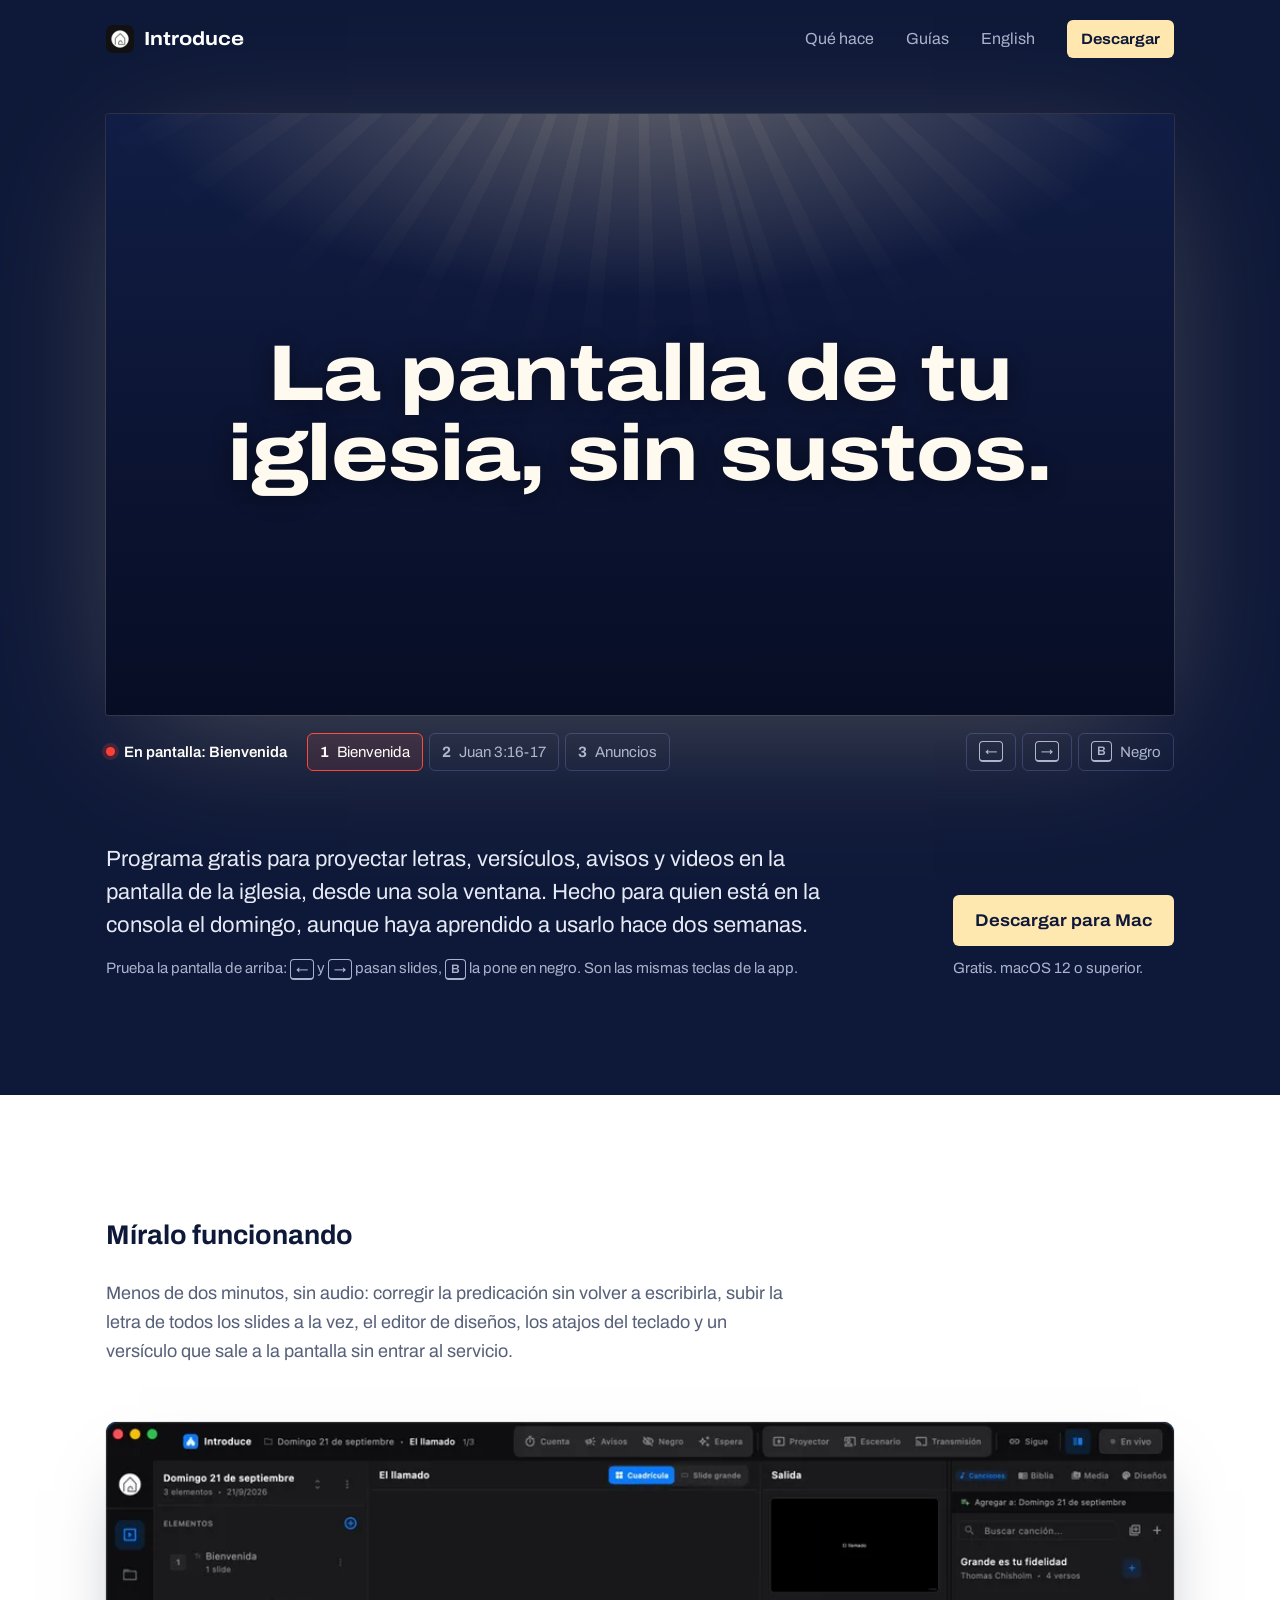
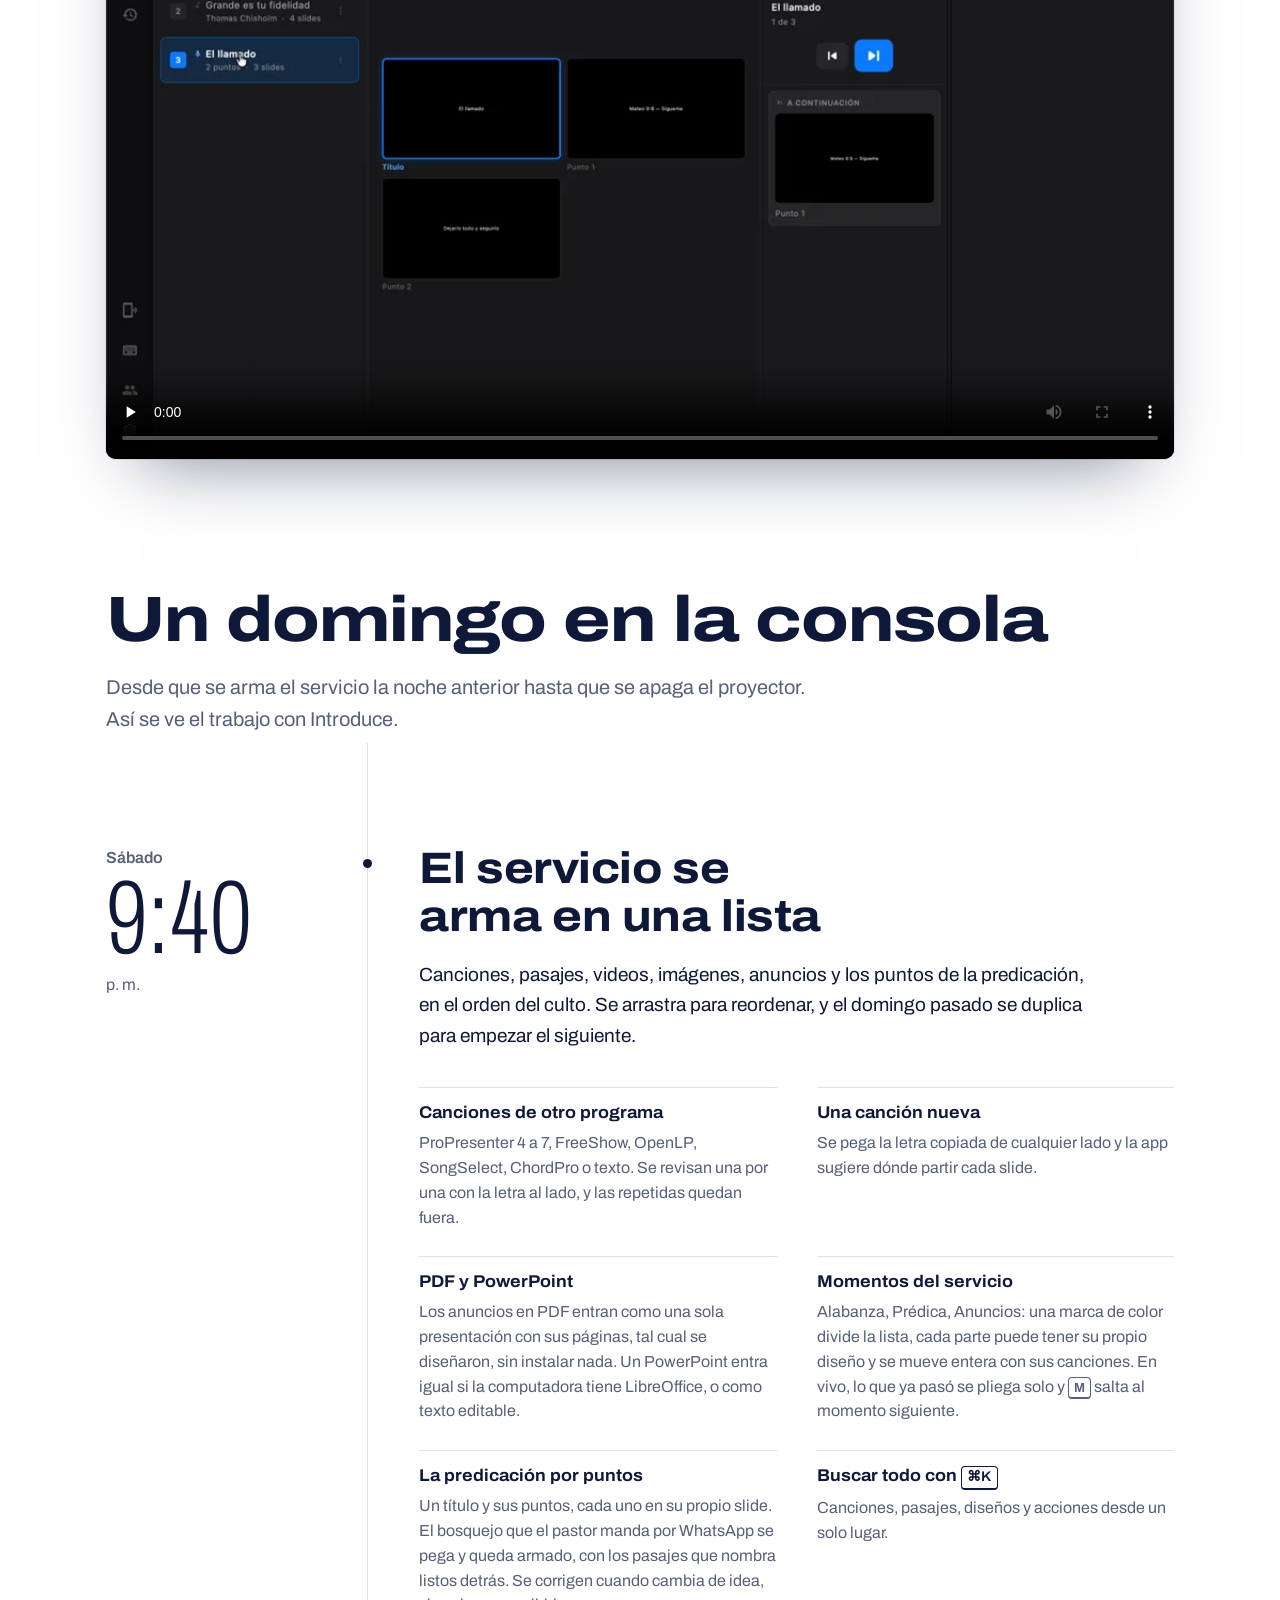
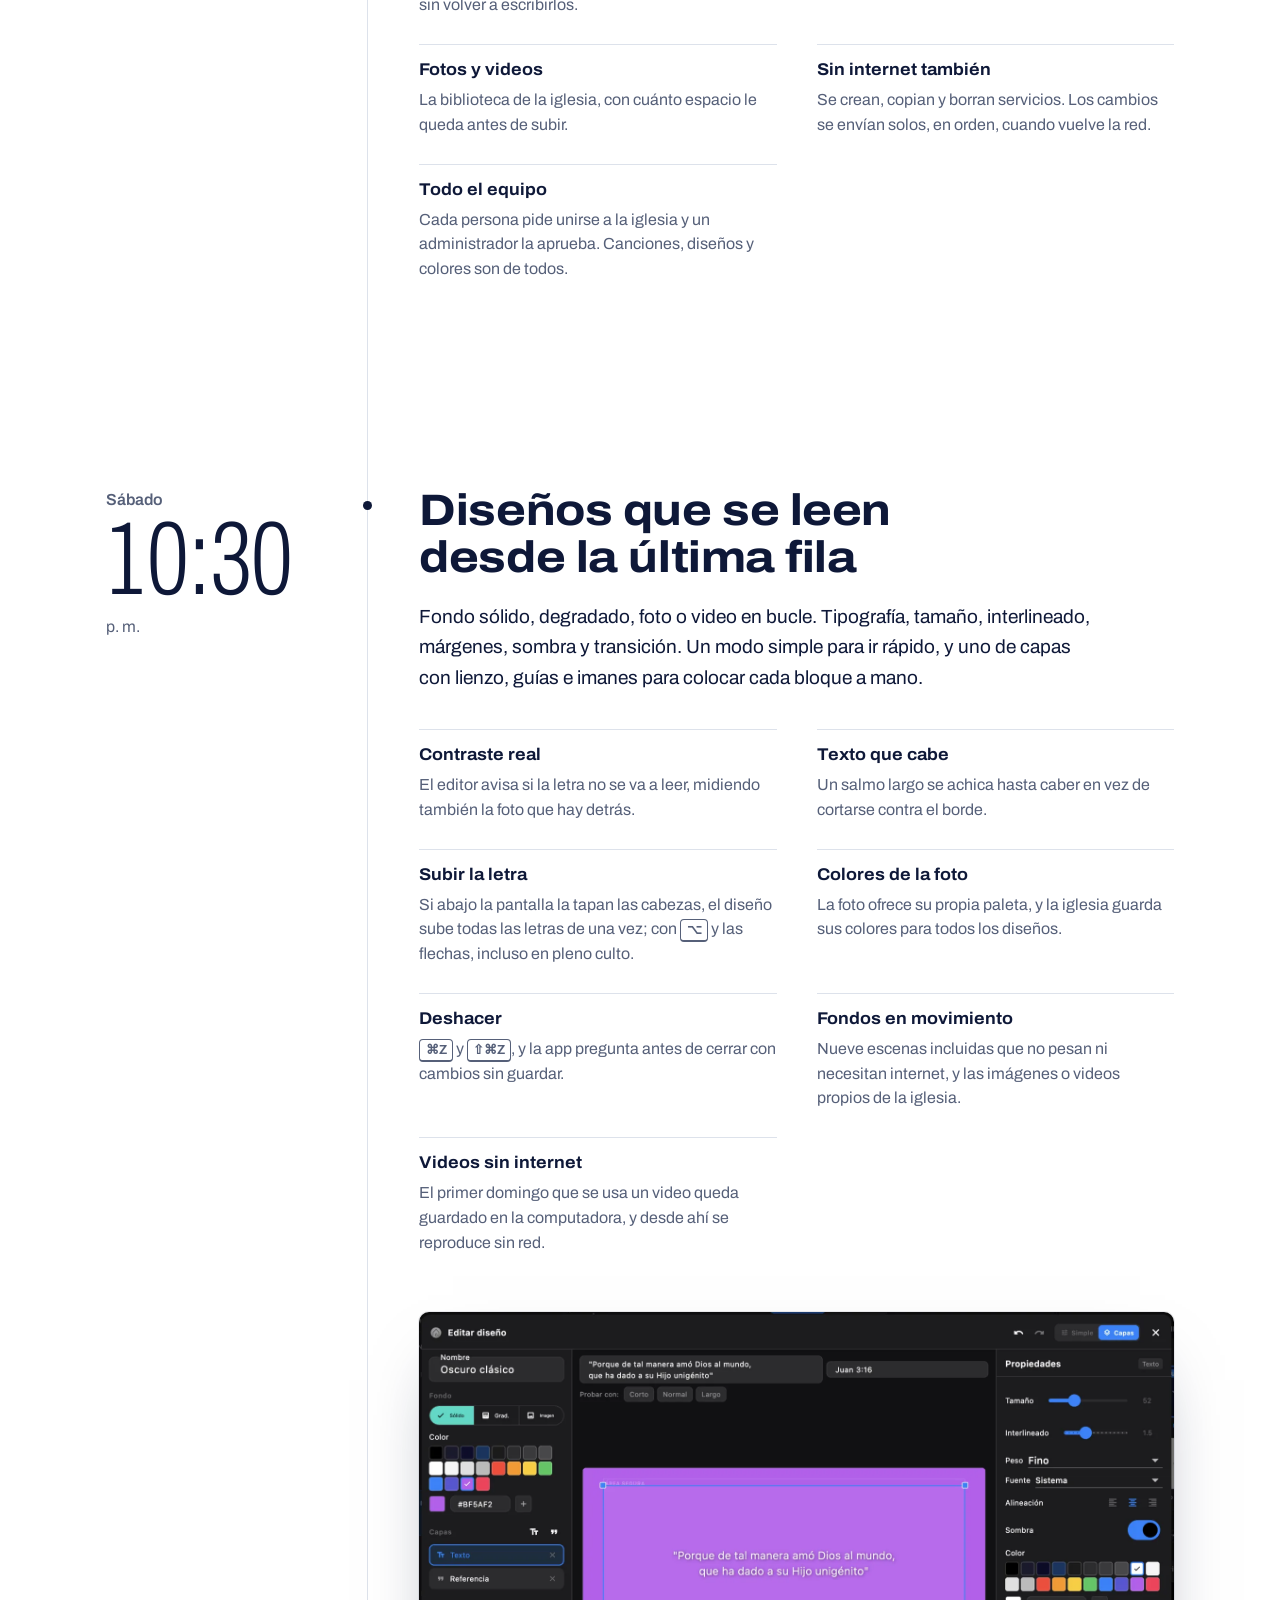
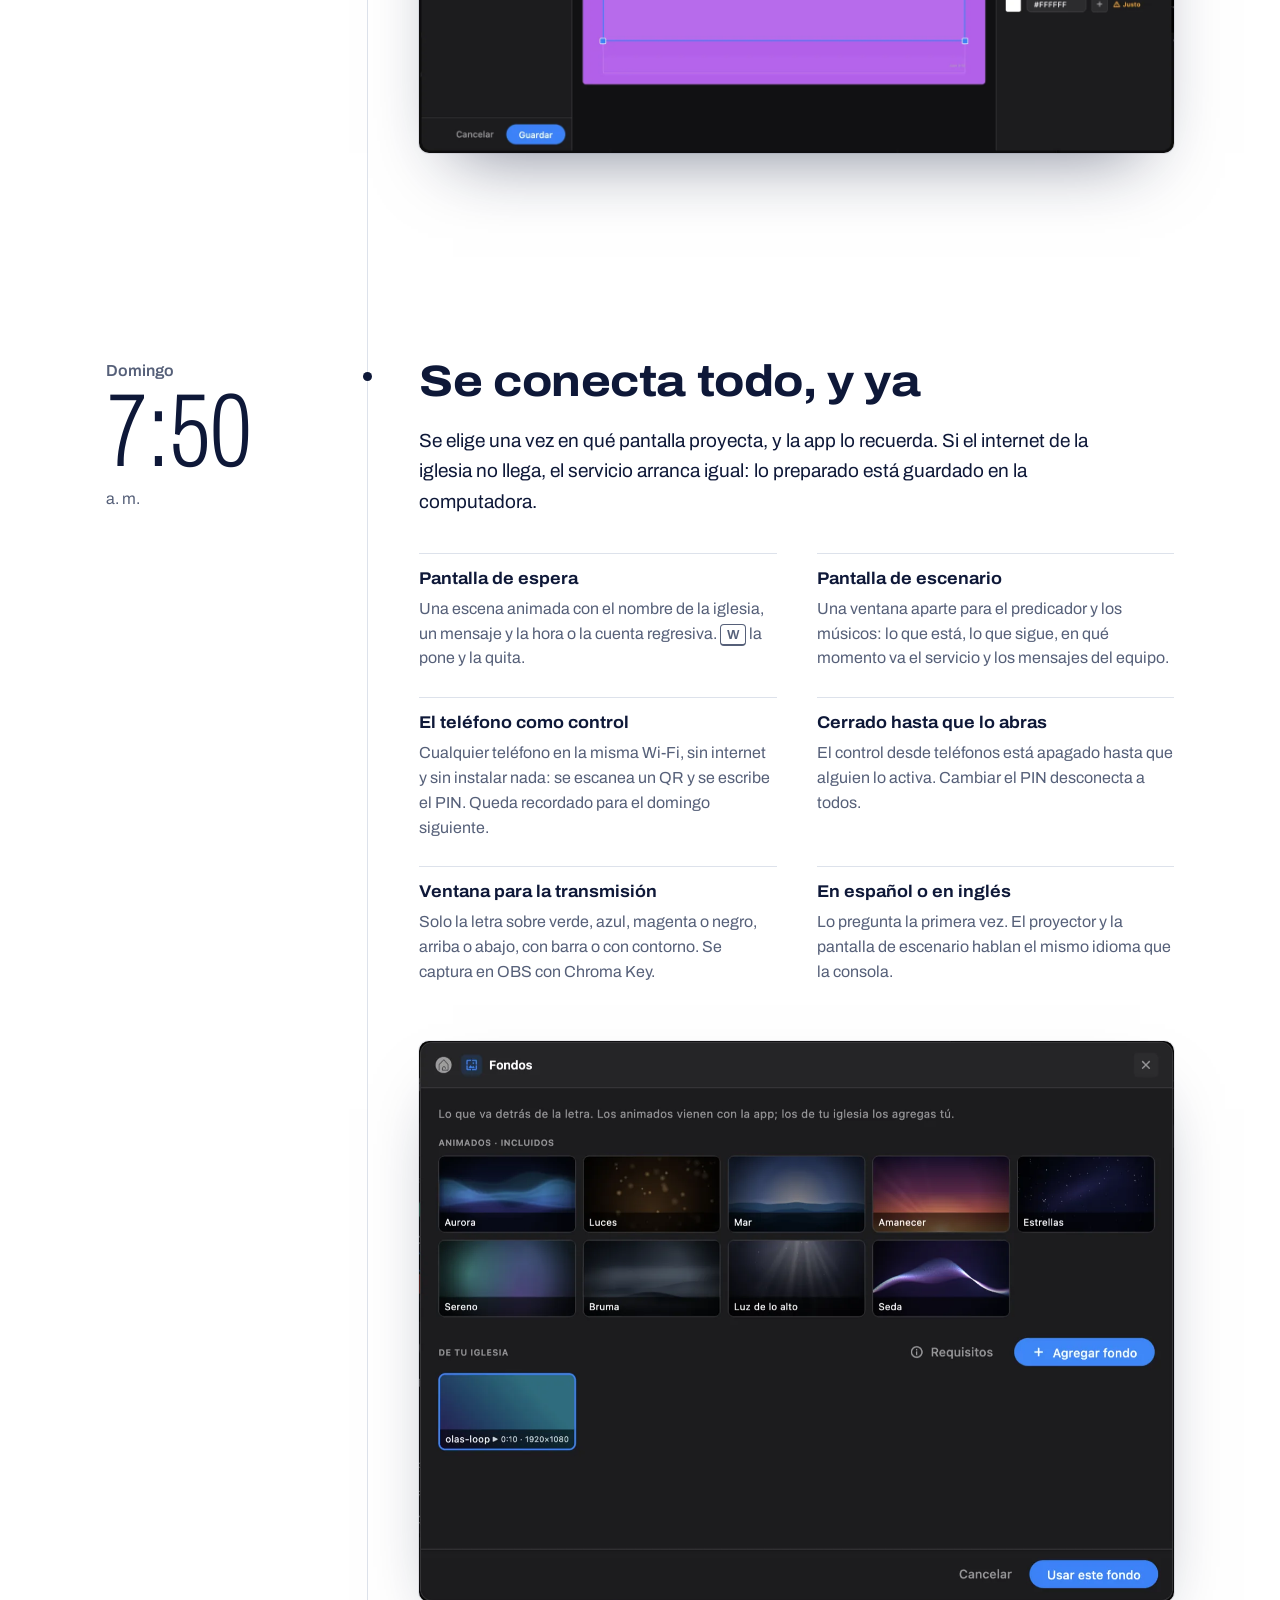
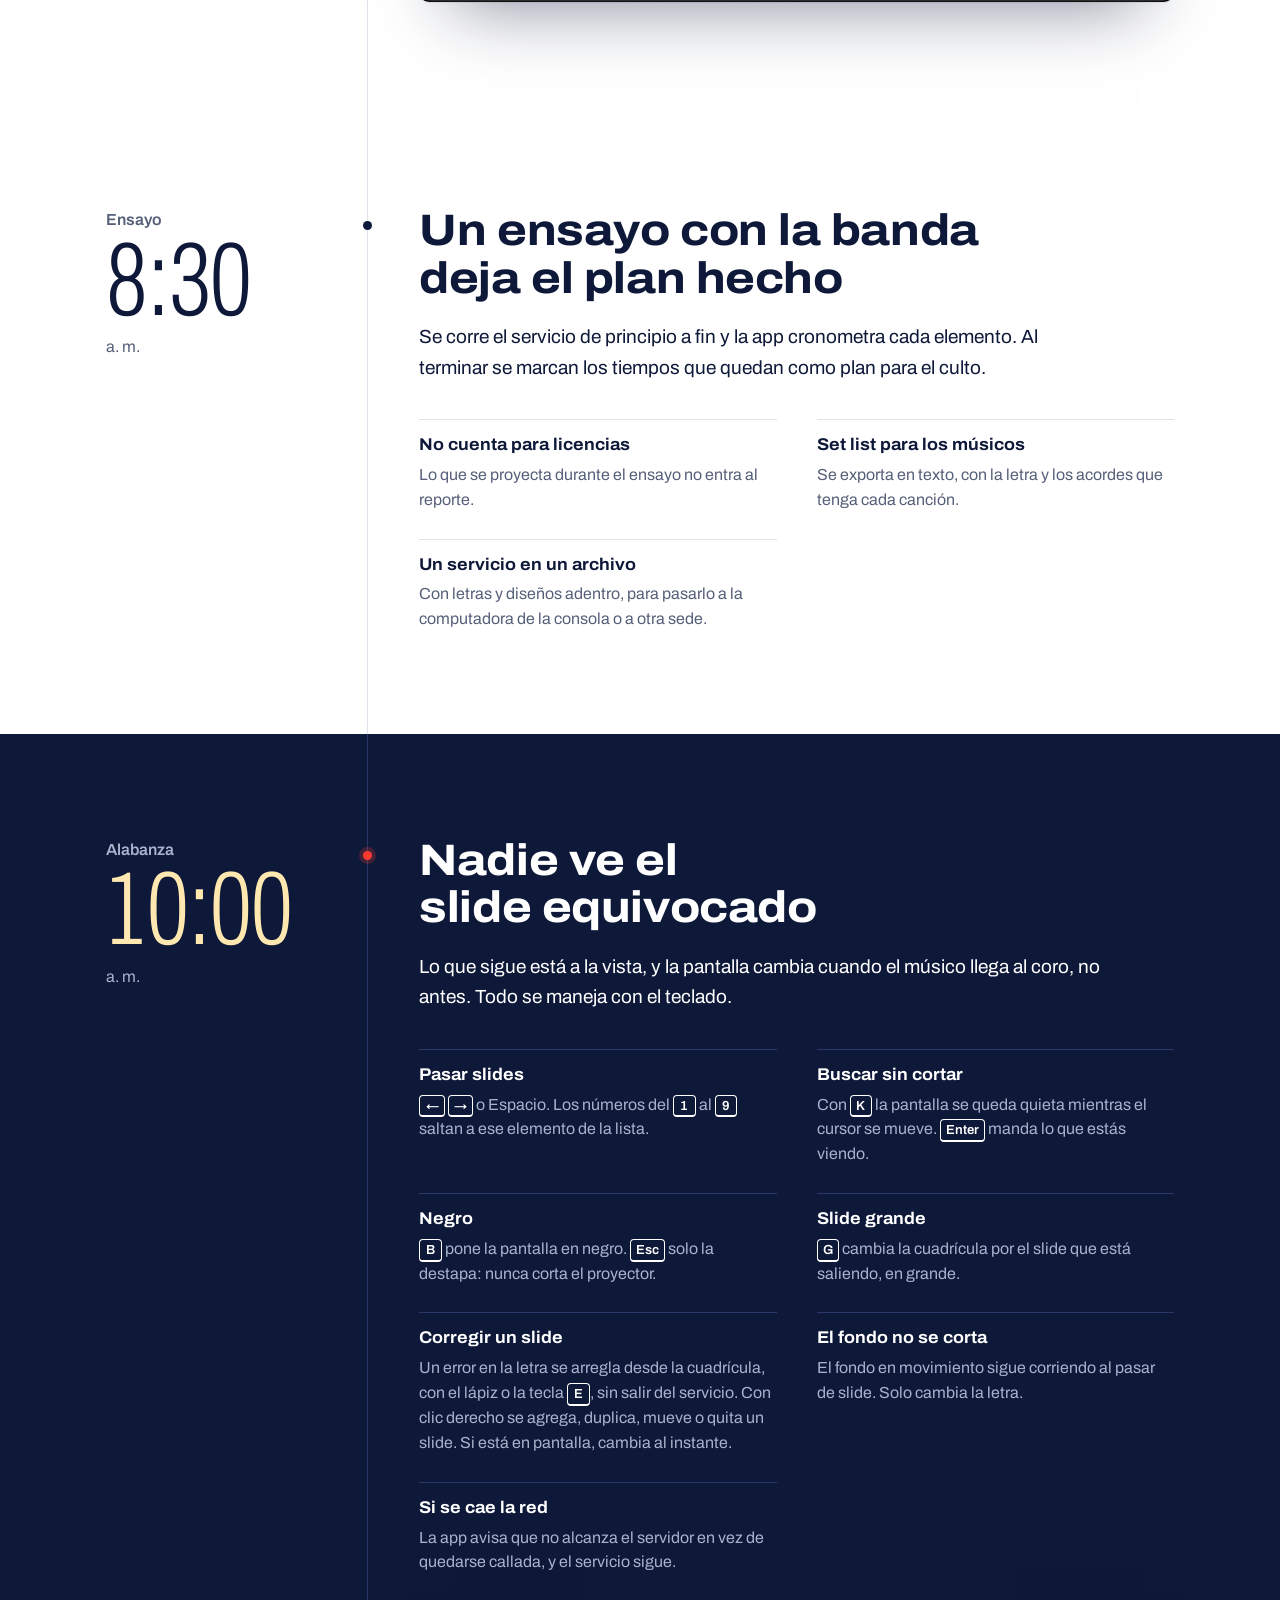
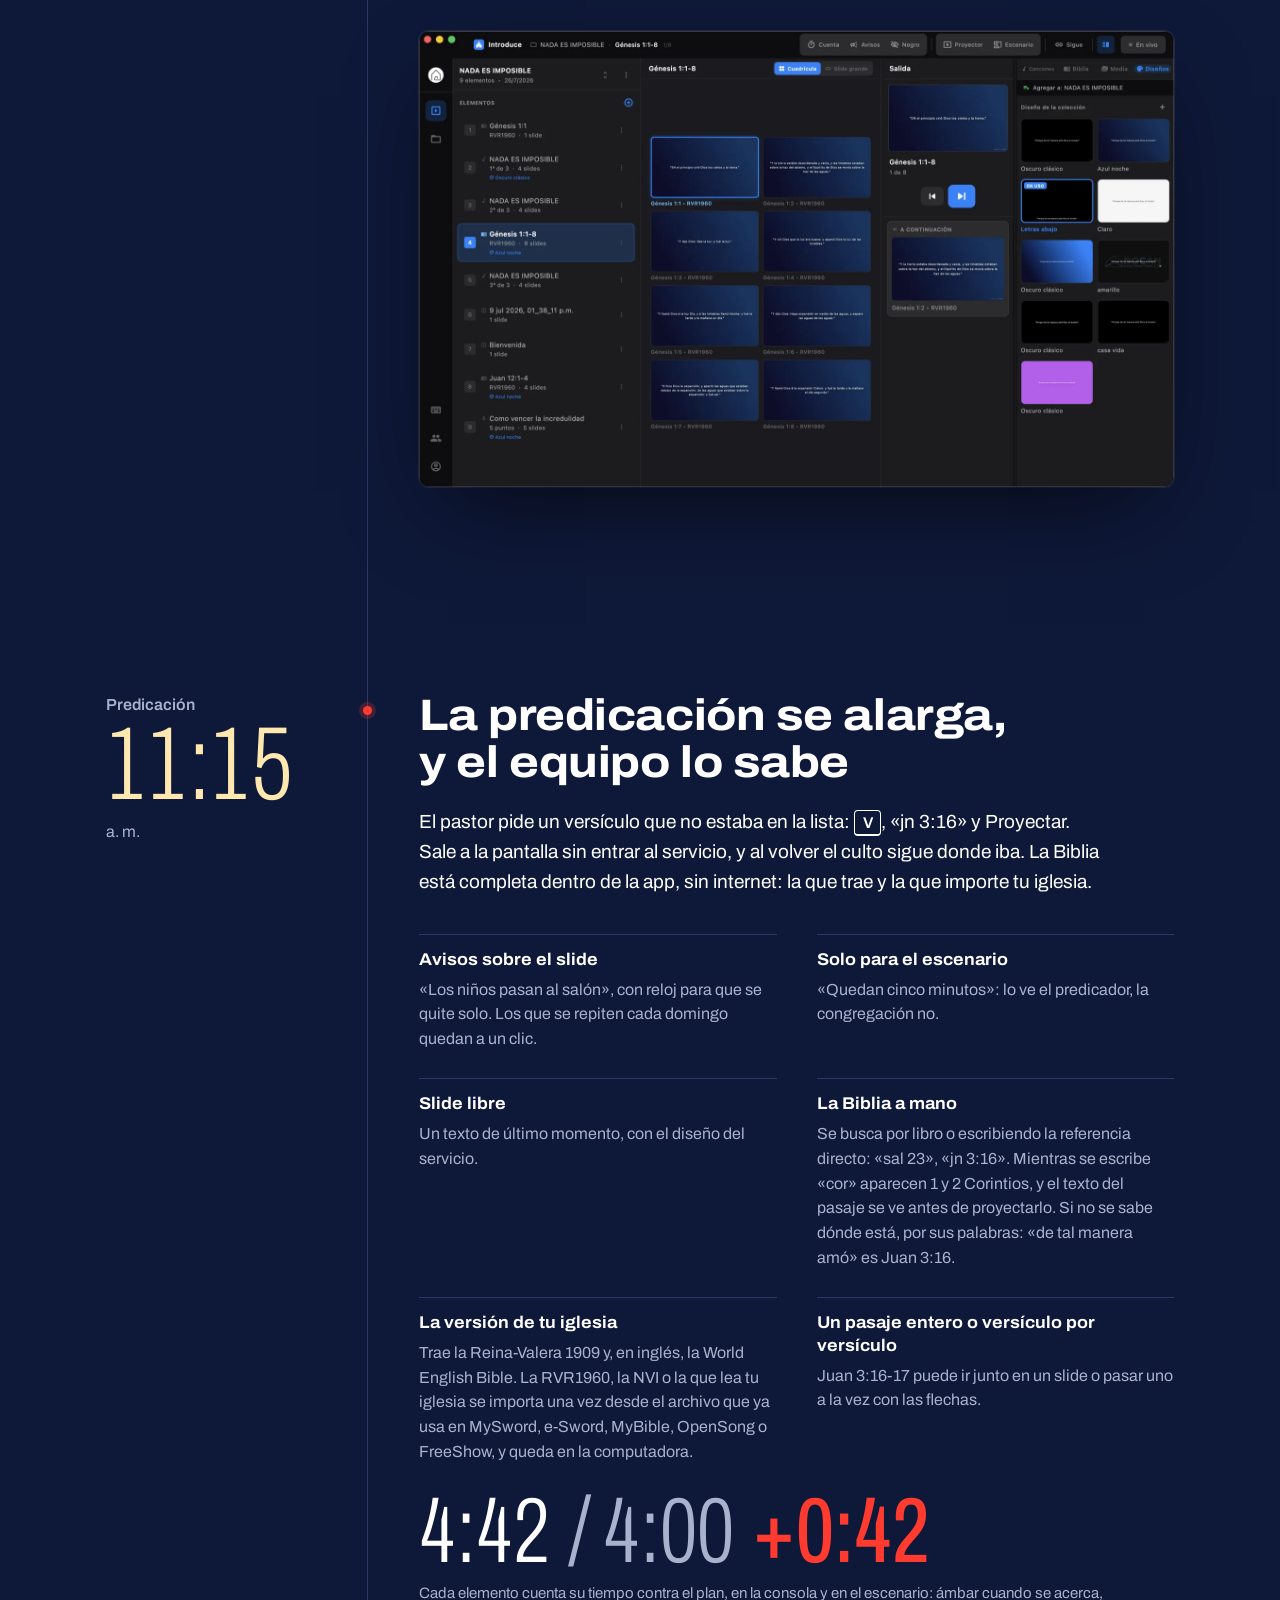
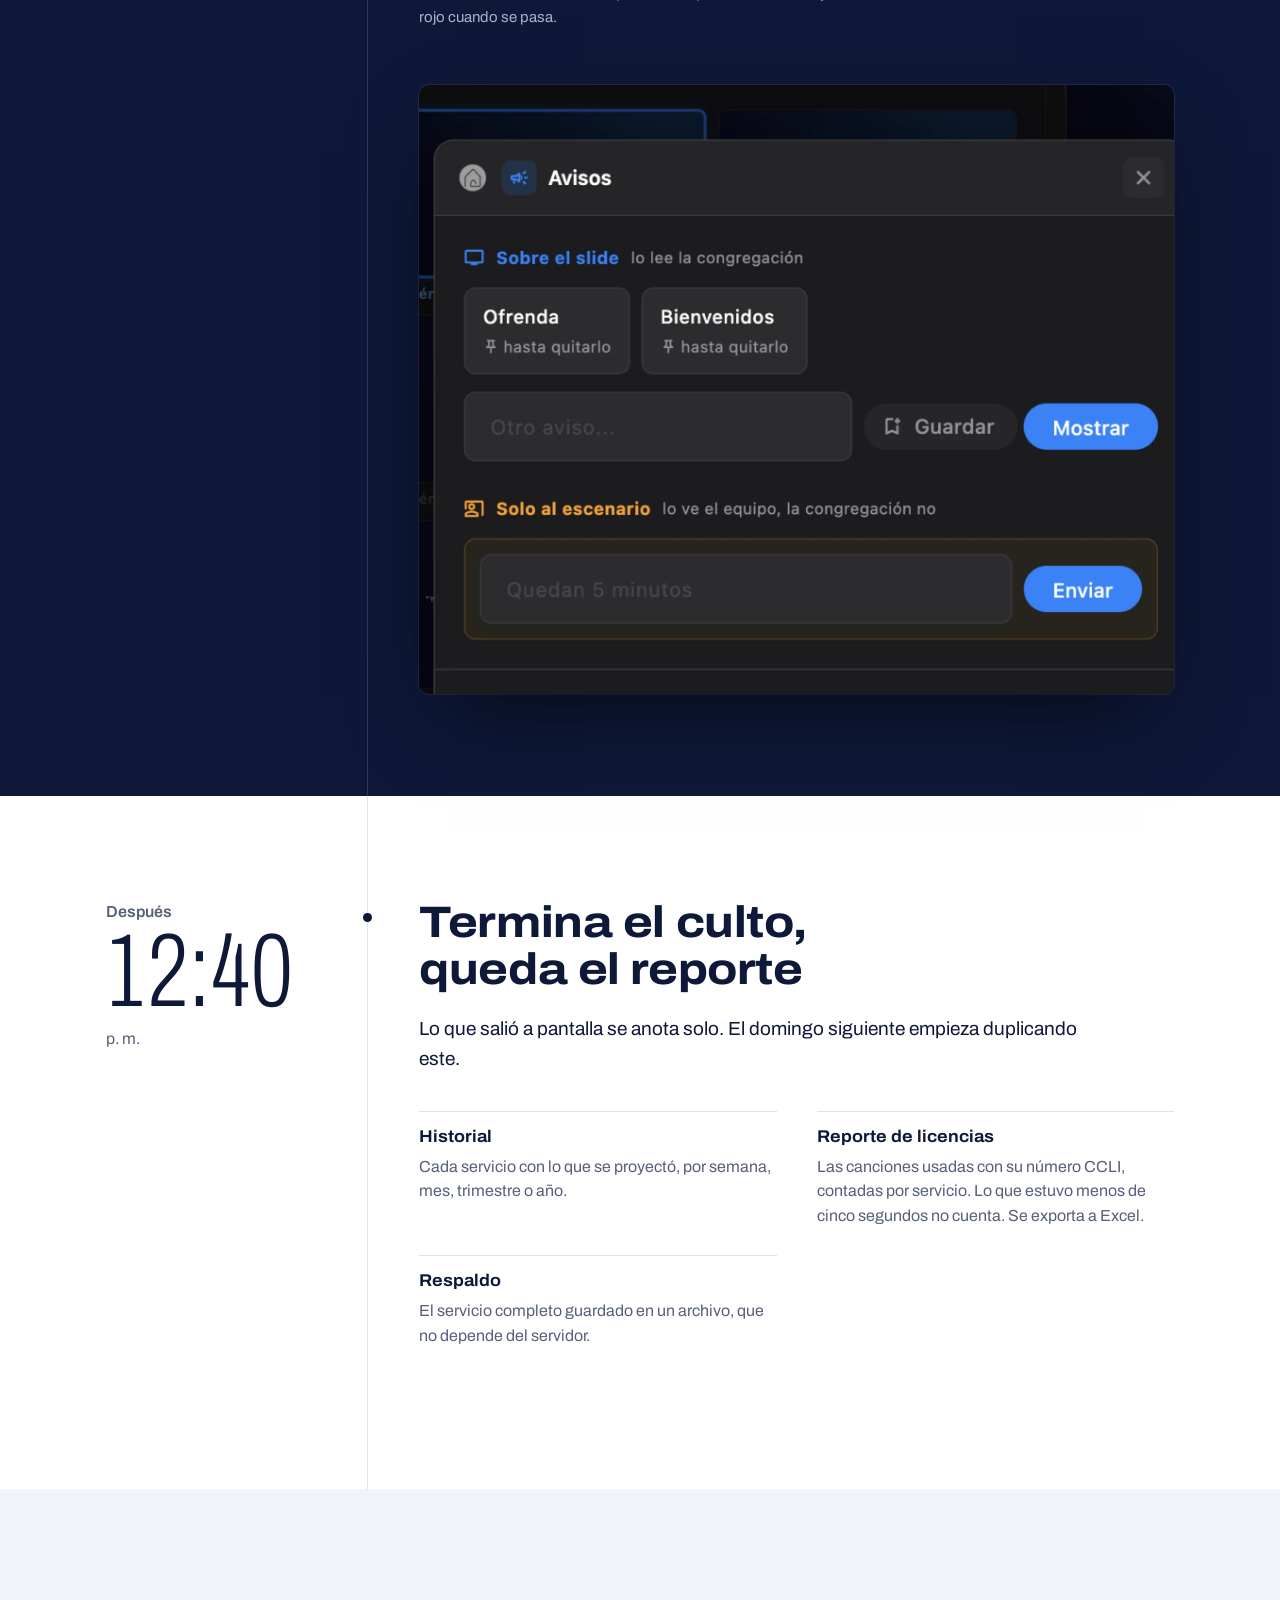
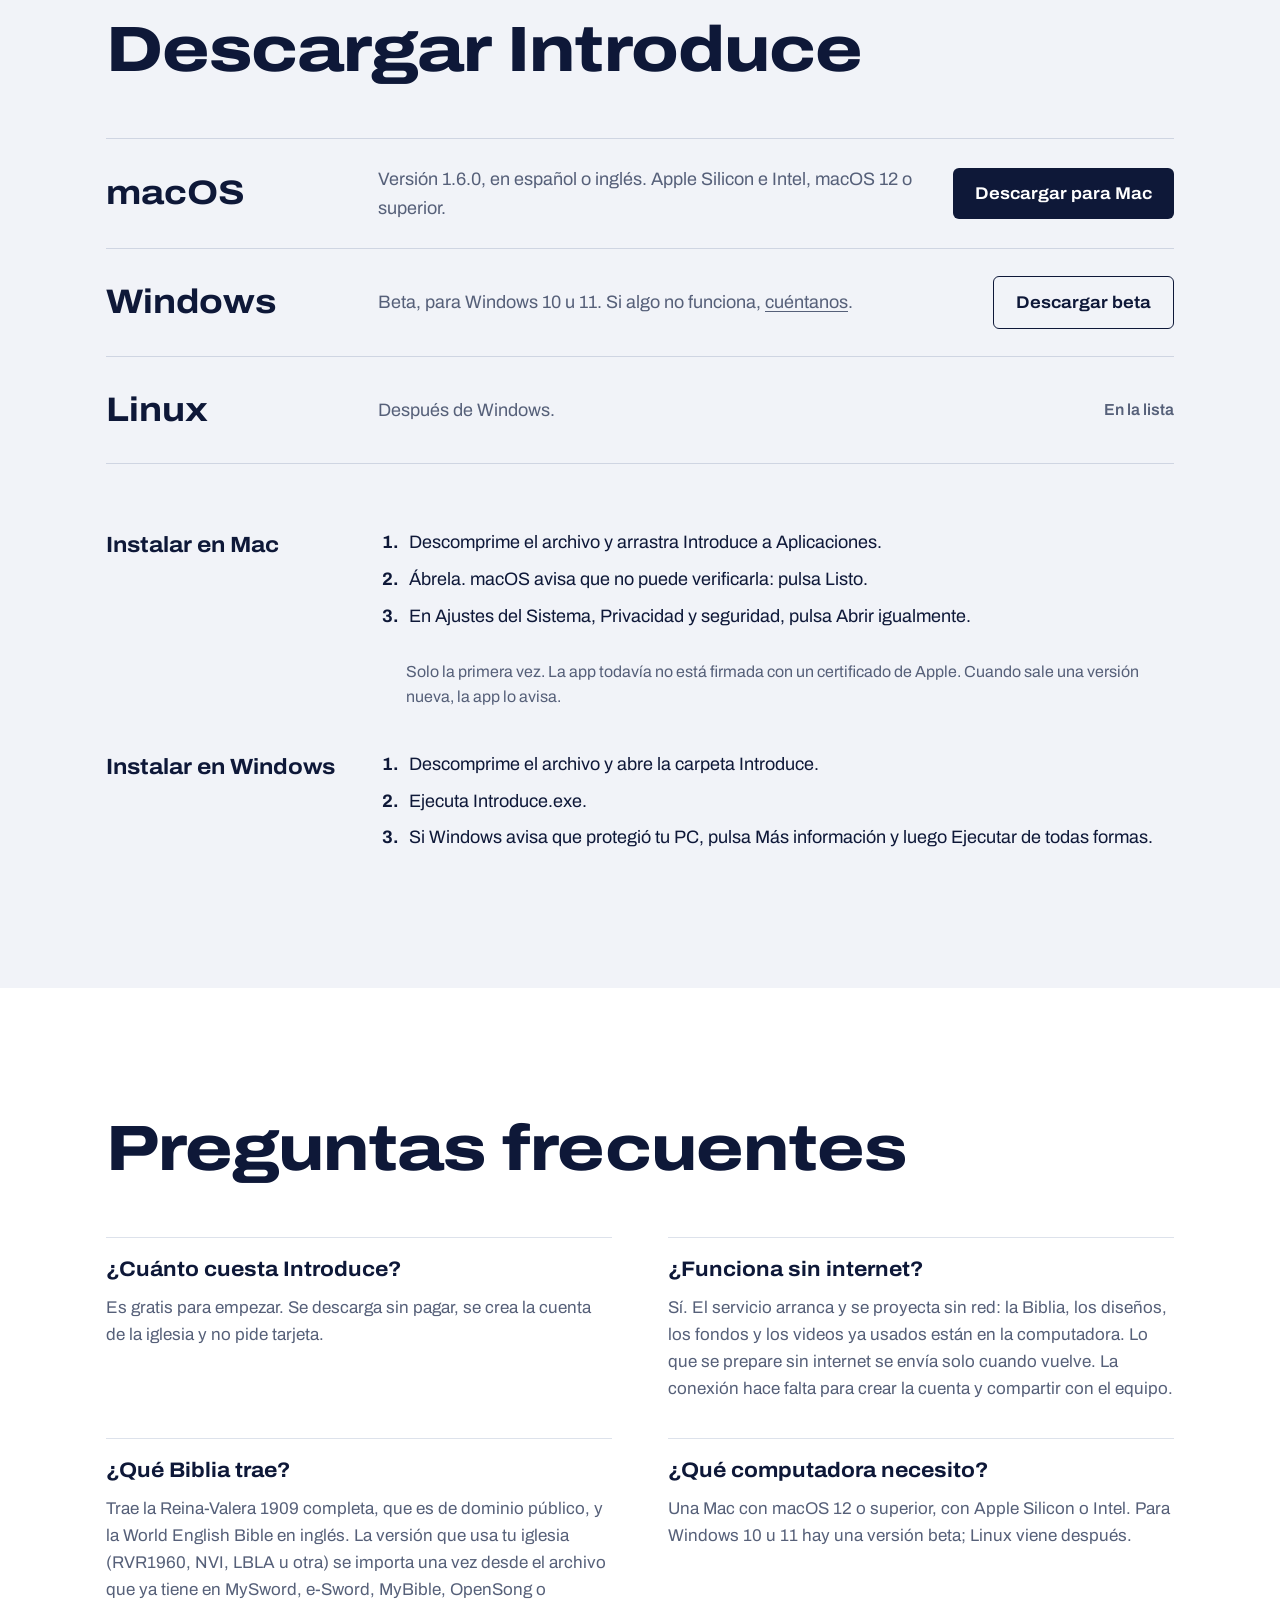
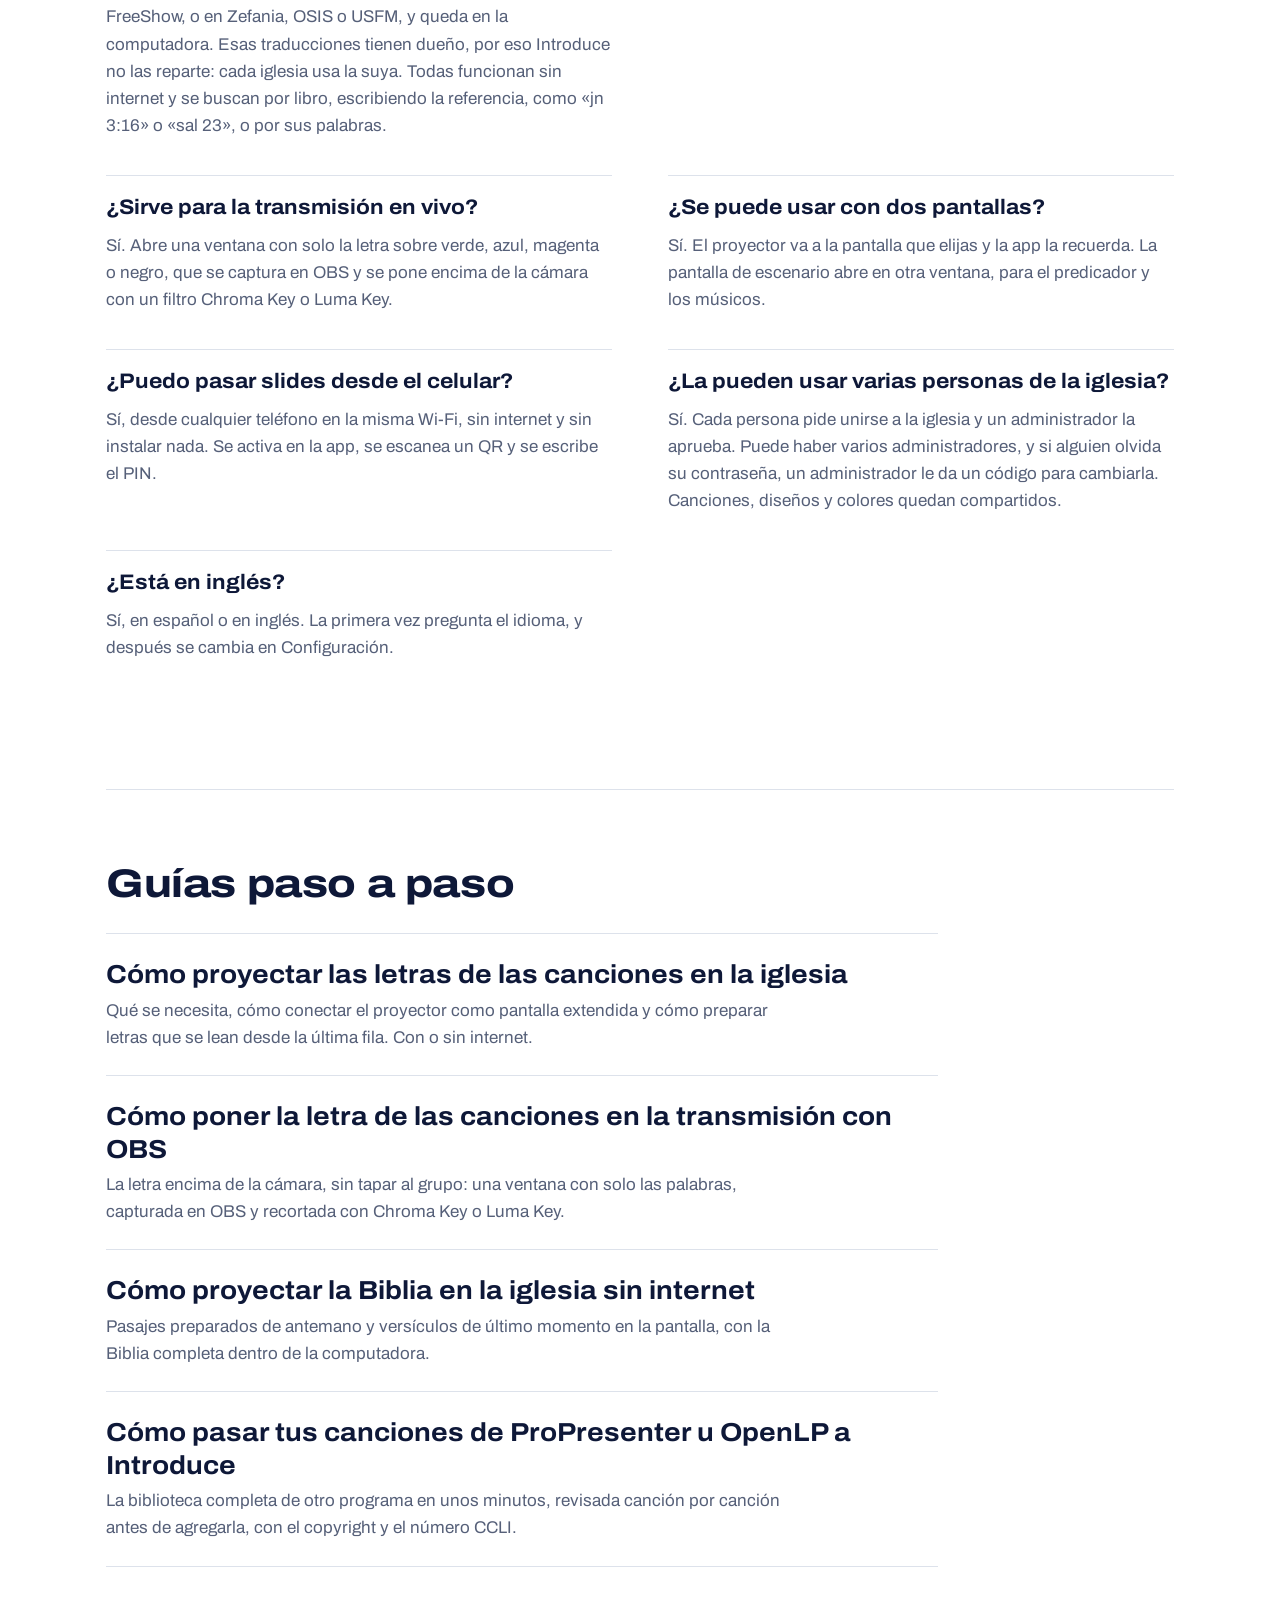
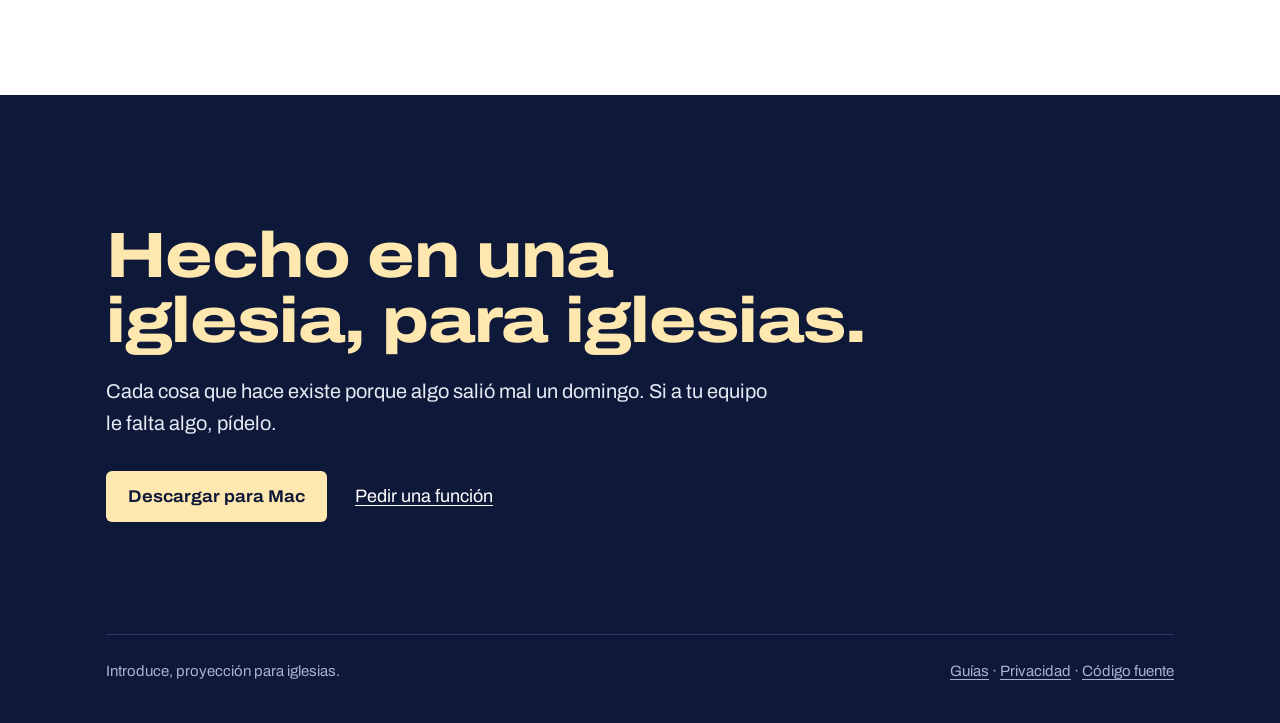
<file: index.html>
<!doctype html>
<html lang="es">
<head>
<meta charset="utf-8">
<meta name="viewport" content="width=device-width, initial-scale=1">
<title>Introduce: software de proyección para iglesias, gratis</title>
<meta name="description" content="Proyecta letras, versículos y avisos en la pantalla de tu iglesia desde una sola ventana. Gratis, funciona sin internet e importa tus canciones de ProPresenter u OpenLP.">
<meta name="theme-color" content="#0e1838">
<link rel="canonical" href="https://introducechurch.com/">

<link rel="alternate" hreflang="es" href="https://introducechurch.com/">
<link rel="alternate" hreflang="en" href="https://introducechurch.com/en/">
<link rel="alternate" hreflang="x-default" href="https://introducechurch.com/">

<meta property="og:site_name" content="Introduce">
<meta property="og:type" content="website">
<meta property="og:locale" content="es_LA">
<meta property="og:locale:alternate" content="en_US">
<meta property="og:url" content="https://introducechurch.com/">
<meta property="og:title" content="Introduce: la pantalla de tu iglesia, sin sustos">
<meta property="og:description" content="Programa gratis para proyectar letras, versículos y avisos en la iglesia. Funciona sin internet.">
<meta property="og:image" content="https://introducechurch.com/assets/og-es.png">
<meta property="og:image:width" content="1200">
<meta property="og:image:height" content="630">
<meta property="og:image:alt" content="La pantalla de tu iglesia, sin sustos. Introduce, introducechurch.com">
<meta name="twitter:card" content="summary_large_image">

<link rel="icon" type="image/png" sizes="256x256" href="assets/icon.png">
<link rel="apple-touch-icon" href="assets/icon-512.png">
<link rel="preconnect" href="https://fonts.googleapis.com">
<link rel="preconnect" href="https://fonts.gstatic.com" crossorigin>
<link href="https://fonts.googleapis.com/css2?family=Archivo:wdth,wght@62..125,100..900&display=swap" rel="stylesheet">
<link rel="stylesheet" href="styles.css">
<script>document.documentElement.classList.add('js')</script>
<script type="application/ld+json">
{
  "@context": "https://schema.org",
  "@graph": [
    {
      "@type": "WebSite",
      "@id": "https://introducechurch.com/#website",
      "url": "https://introducechurch.com/",
      "name": "Introduce",
      "alternateName": "Introduce Church",
      "inLanguage": [
        "es",
        "en"
      ]
    },
    {
      "@type": "VideoObject",
      "name": "Introduce: lo que hay de nuevo",
      "description": "Corregir la predicación, subir la letra de todos los slides, el editor de diseños, los atajos y un versículo en pantalla sin entrar al servicio.",
      "thumbnailUrl": "https://introducechurch.com/assets/introduce-demo-poster.webp",
      "contentUrl": "https://introducechurch.com/assets/introduce-demo.mp4",
      "uploadDate": "2026-09-17",
      "duration": "PT1M48S",
      "inLanguage": "es"
    },
    {
      "@type": "SoftwareApplication",
      "@id": "https://introducechurch.com/#app",
      "name": "Introduce",
      "description": "Programa para proyectar letras, versículos, avisos y videos en la pantalla de la iglesia, con o sin internet.",
      "applicationCategory": "MultimediaApplication",
      "operatingSystem": "macOS 12+, Windows 10+",
      "softwareVersion": "1.6.0",
      "inLanguage": [
        "es",
        "en"
      ],
      "url": "https://introducechurch.com/",
      "downloadUrl": "https://github.com/steven230500/introduce-church/releases/latest",
      "image": "https://introducechurch.com/assets/og-es.png",
      "screenshot": "https://introducechurch.com/assets/panel-principal.webp",
      "offers": {
        "@type": "Offer",
        "price": "0",
        "priceCurrency": "USD"
      }
    }
  ]
}
</script>
</head>
<body>

<a class="saltar" href="#domingo">Saltar al contenido</a>

<header class="cabecera">
  <div class="contenedor">
    <a class="marca" href="/">
      <img src="assets/icon.png" alt="" width="28" height="28">
      <span>Introduce</span>
    </a>
    <nav aria-label="Principal">
      <a class="opcional" href="#domingo">Qué hace</a>
      <a class="opcional" href="/guias/">Guías</a>
      <a href="/en/" hreflang="en" lang="en">English</a>
      <a class="boton boton-luz" href="#descargar">Descargar</a>
    </nav>
  </div>
</header>

<main>

  <section class="escenario" aria-label="Presentación">
    <div class="contenedor">
      <div class="monitor">

      <div class="pantalla" data-pantalla>
        <div class="escena" aria-hidden="true"></div>

        <div class="slide" data-item="0">
          <h1>La pantalla de tu iglesia, sin sustos.</h1>
        </div>

        <div class="slide" data-item="1" aria-hidden="true">
          <p class="versiculo">Porque de tal manera amó Dios al mundo, que ha dado a su Hijo unigénito, para que todo aquel que en él cree, no se pierda, mas tenga vida eterna.</p>
          <p class="cita">Juan 3:16, RVR1960</p>
        </div>

        <div class="slide" data-item="1" aria-hidden="true">
          <p class="versiculo">Porque no envió Dios a su Hijo al mundo para condenar al mundo, sino para que el mundo sea salvo por él.</p>
          <p class="cita">Juan 3:17, RVR1960</p>
        </div>

        <div class="slide" data-item="2" aria-hidden="true">
          <p class="anuncio-hora">Esta noche a las 7:00</p>
          <p class="anuncio">Reunión de jóvenes</p>
        </div>

        <div class="negro" aria-hidden="true"></div>
        <div class="encendido" aria-hidden="true"></div>
      </div>

      <div class="consola" data-consola
           data-texto-vivo="En pantalla"
           data-texto-negro="Pantalla en negro"
           data-texto-de="de">
        <p class="estado" data-estado aria-live="polite">En pantalla</p>

        <ol class="lista" aria-label="Orden del servicio">
          <li><button type="button" data-ir="0"><span class="numero">1</span> Bienvenida</button></li>
          <li><button type="button" data-ir="1"><span class="numero">2</span> Juan 3:16-17</button></li>
          <li><button type="button" data-ir="2"><span class="numero">3</span> Anuncios</button></li>
        </ol>

        <div class="mandos">
          <button type="button" data-accion="anterior" aria-label="Slide anterior"><kbd>←</kbd></button>
          <button type="button" data-accion="siguiente" aria-label="Siguiente slide"><kbd>→</kbd></button>
          <button type="button" data-accion="negro" aria-pressed="false"><kbd>B</kbd> Negro</button>
        </div>
      </div>

      </div>

      <div class="presentacion">
        <div>
          <p class="entrada">
            Programa gratis para proyectar letras, versículos, avisos y videos
            en la pantalla de la iglesia, desde una sola ventana. Hecho para
            quien está en la consola el domingo, aunque haya aprendido a usarlo
            hace dos semanas.
          </p>
          <p class="pista">
            Prueba la pantalla de arriba: <kbd>←</kbd> y <kbd>→</kbd> pasan slides,
            <kbd>B</kbd> la pone en negro. Son las mismas teclas de la app.
          </p>
        </div>
        <div class="descarga-rapida">
          <a class="boton boton-luz" href="#descargar">Descargar para Mac</a>
          <p>Gratis. macOS 12 o superior.</p>
        </div>
      </div>

    </div>
  </section>


  <section id="video" class="video-demo" aria-labelledby="video-titulo">
    <div class="contenedor">
      <h2 id="video-titulo">Míralo funcionando</h2>
      <p class="video-nota">
        Menos de dos minutos, sin audio: corregir la predicación sin volver a
        escribirla, subir la letra de todos los slides a la vez, el editor de
        diseños, los atajos del teclado y un versículo que sale a la pantalla
        sin entrar al servicio.
      </p>
      <figure class="captura">
        <video controls preload="none" playsinline width="1440" height="860"
               poster="assets/introduce-demo-poster.webp">
          <source src="assets/introduce-demo.mp4" type="video/mp4">
          Tu navegador no puede reproducir el video.
        </video>
      </figure>
    </div>
  </section>

  <section id="domingo" aria-labelledby="domingo-titulo">

    <div class="domingo-intro contenedor">
      <h2 id="domingo-titulo">Un domingo en la consola</h2>
      <p>
        Desde que se arma el servicio la noche anterior hasta que se apaga el
        proyector. Así se ve el trabajo con Introduce.
      </p>
    </div>

    <article class="parada">
      <div class="contenedor">
        <p class="reloj"><span class="dia">Sábado</span><time datetime="21:40">9:40</time><span class="meridiano">p. m.</span></p>
        <div class="cuerpo">
          <h3>El servicio se arma en una lista</h3>
          <p>
            Canciones, pasajes, videos, imágenes, anuncios y los puntos de la
            predicación, en el orden del culto. Se arrastra para reordenar, y el
            domingo pasado se duplica para empezar el siguiente.
          </p>
          <dl class="funciones">
            <div>
              <dt>Canciones de otro programa</dt>
              <dd>ProPresenter 4 a 7, FreeShow, OpenLP, SongSelect, ChordPro o texto. Se revisan una por una con la letra al lado, y las repetidas quedan fuera.</dd>
            </div>
            <div>
              <dt>Una canción nueva</dt>
              <dd>Se pega la letra copiada de cualquier lado y la app sugiere dónde partir cada slide.</dd>
            </div>
            <div>
              <dt>PDF y PowerPoint</dt>
              <dd>Los anuncios en PDF entran como una sola presentación con sus páginas, tal cual se diseñaron, sin instalar nada. Un PowerPoint entra igual si la computadora tiene LibreOffice, o como texto editable.</dd>
            </div>
            <div>
              <dt>Momentos del servicio</dt>
              <dd>Alabanza, Prédica, Anuncios: una marca de color divide la lista, cada parte puede tener su propio diseño y se mueve entera con sus canciones. En vivo, lo que ya pasó se pliega solo y <kbd>M</kbd> salta al momento siguiente.</dd>
            </div>
            <div>
              <dt>La predicación por puntos</dt>
              <dd>Un título y sus puntos, cada uno en su propio slide. El bosquejo que el pastor manda por WhatsApp se pega y queda armado, con los pasajes que nombra listos detrás. Se corrigen cuando cambia de idea, sin volver a escribirlos.</dd>
            </div>
            <div>
              <dt>Buscar todo con <kbd>⌘K</kbd></dt>
              <dd>Canciones, pasajes, diseños y acciones desde un solo lugar.</dd>
            </div>
            <div>
              <dt>Fotos y videos</dt>
              <dd>La biblioteca de la iglesia, con cuánto espacio le queda antes de subir.</dd>
            </div>
            <div>
              <dt>Sin internet también</dt>
              <dd>Se crean, copian y borran servicios. Los cambios se envían solos, en orden, cuando vuelve la red.</dd>
            </div>
            <div>
              <dt>Todo el equipo</dt>
              <dd>Cada persona pide unirse a la iglesia y un administrador la aprueba. Canciones, diseños y colores son de todos.</dd>
            </div>
          </dl>
        </div>
      </div>
    </article>

    <article class="parada">
      <div class="contenedor">
        <p class="reloj"><span class="dia">Sábado</span><time datetime="22:30">10:30</time><span class="meridiano">p. m.</span></p>
        <div class="cuerpo">
          <h3>Diseños que se leen desde la última fila</h3>
          <p>
            Fondo sólido, degradado, foto o video en bucle. Tipografía, tamaño,
            interlineado, márgenes, sombra y transición. Un modo simple para ir
            rápido, y uno de capas con lienzo, guías e imanes para colocar cada
            bloque a mano.
          </p>
          <dl class="funciones">
            <div>
              <dt>Contraste real</dt>
              <dd>El editor avisa si la letra no se va a leer, midiendo también la foto que hay detrás.</dd>
            </div>
            <div>
              <dt>Texto que cabe</dt>
              <dd>Un salmo largo se achica hasta caber en vez de cortarse contra el borde.</dd>
            </div>
            <div>
              <dt>Subir la letra</dt>
              <dd>Si abajo la pantalla la tapan las cabezas, el diseño sube todas las letras de una vez; con <kbd>⌥</kbd> y las flechas, incluso en pleno culto.</dd>
            </div>
            <div>
              <dt>Colores de la foto</dt>
              <dd>La foto ofrece su propia paleta, y la iglesia guarda sus colores para todos los diseños.</dd>
            </div>
            <div>
              <dt>Deshacer</dt>
              <dd><kbd>⌘Z</kbd> y <kbd>⇧⌘Z</kbd>, y la app pregunta antes de cerrar con cambios sin guardar.</dd>
            </div>
            <div>
              <dt>Fondos en movimiento</dt>
              <dd>Nueve escenas incluidas que no pesan ni necesitan internet, y las imágenes o videos propios de la iglesia.</dd>
            </div>
            <div>
              <dt>Videos sin internet</dt>
              <dd>El primer domingo que se usa un video queda guardado en la computadora, y desde ahí se reproduce sin red.</dd>
            </div>
          </dl>
          <figure class="captura">
            <img src="assets/editor-capas.webp" alt="Editor de diseños en modo de capas, con el lienzo, las guías y el área segura" width="1600" height="937" loading="lazy" decoding="async">
          </figure>
        </div>
      </div>
    </article>

    <article class="parada">
      <div class="contenedor">
        <p class="reloj"><span class="dia">Domingo</span><time datetime="07:50">7:50</time><span class="meridiano">a. m.</span></p>
        <div class="cuerpo">
          <h3>Se conecta todo, y ya</h3>
          <p>
            Se elige una vez en qué pantalla proyecta, y la app lo recuerda. Si
            el internet de la iglesia no llega, el servicio arranca igual: lo
            preparado está guardado en la computadora.
          </p>
          <dl class="funciones">
            <div>
              <dt>Pantalla de espera</dt>
              <dd>Una escena animada con el nombre de la iglesia, un mensaje y la hora o la cuenta regresiva. <kbd>W</kbd> la pone y la quita.</dd>
            </div>
            <div>
              <dt>Pantalla de escenario</dt>
              <dd>Una ventana aparte para el predicador y los músicos: lo que está, lo que sigue, en qué momento va el servicio y los mensajes del equipo.</dd>
            </div>
            <div>
              <dt>El teléfono como control</dt>
              <dd>Cualquier teléfono en la misma Wi-Fi, sin internet y sin instalar nada: se escanea un QR y se escribe el PIN. Queda recordado para el domingo siguiente.</dd>
            </div>
            <div>
              <dt>Cerrado hasta que lo abras</dt>
              <dd>El control desde teléfonos está apagado hasta que alguien lo activa. Cambiar el PIN desconecta a todos.</dd>
            </div>
            <div>
              <dt>Ventana para la transmisión</dt>
              <dd>Solo la letra sobre verde, azul, magenta o negro, arriba o abajo, con barra o con contorno. Se captura en OBS con Chroma Key.</dd>
            </div>
            <div>
              <dt>En español o en inglés</dt>
              <dd>Lo pregunta la primera vez. El proyector y la pantalla de escenario hablan el mismo idioma que la consola.</dd>
            </div>
          </dl>
          <figure class="captura angosta">
            <img src="assets/fondos.webp" alt="Selector de fondos con las nueve escenas animadas incluidas y un fondo propio de la iglesia" width="1400" height="1042" loading="lazy" decoding="async">
          </figure>
        </div>
      </div>
    </article>

    <article class="parada">
      <div class="contenedor">
        <p class="reloj"><span class="dia">Ensayo</span><time datetime="08:30">8:30</time><span class="meridiano">a. m.</span></p>
        <div class="cuerpo">
          <h3>Un ensayo con la banda deja el plan hecho</h3>
          <p>
            Se corre el servicio de principio a fin y la app cronometra cada
            elemento. Al terminar se marcan los tiempos que quedan como plan
            para el culto.
          </p>
          <dl class="funciones">
            <div>
              <dt>No cuenta para licencias</dt>
              <dd>Lo que se proyecta durante el ensayo no entra al reporte.</dd>
            </div>
            <div>
              <dt>Set list para los músicos</dt>
              <dd>Se exporta en texto, con la letra y los acordes que tenga cada canción.</dd>
            </div>
            <div>
              <dt>Un servicio en un archivo</dt>
              <dd>Con letras y diseños adentro, para pasarlo a la computadora de la consola o a otra sede.</dd>
            </div>
          </dl>
        </div>
      </div>
    </article>

    <article class="parada apagado">
      <div class="contenedor">
        <p class="reloj"><span class="dia">Alabanza</span><time datetime="10:00">10:00</time><span class="meridiano">a. m.</span></p>
        <div class="cuerpo">
          <h3>Nadie ve el slide equivocado</h3>
          <p>
            Lo que sigue está a la vista, y la pantalla cambia cuando el músico
            llega al coro, no antes. Todo se maneja con el teclado.
          </p>
          <dl class="funciones">
            <div>
              <dt>Pasar slides</dt>
              <dd><kbd>←</kbd> <kbd>→</kbd> o Espacio. Los números del <kbd>1</kbd> al <kbd>9</kbd> saltan a ese elemento de la lista.</dd>
            </div>
            <div>
              <dt>Buscar sin cortar</dt>
              <dd>Con <kbd>K</kbd> la pantalla se queda quieta mientras el cursor se mueve. <kbd>Enter</kbd> manda lo que estás viendo.</dd>
            </div>
            <div>
              <dt>Negro</dt>
              <dd><kbd>B</kbd> pone la pantalla en negro. <kbd>Esc</kbd> solo la destapa: nunca corta el proyector.</dd>
            </div>
            <div>
              <dt>Slide grande</dt>
              <dd><kbd>G</kbd> cambia la cuadrícula por el slide que está saliendo, en grande.</dd>
            </div>
            <div>
              <dt>Corregir un slide</dt>
              <dd>Un error en la letra se arregla desde la cuadrícula, con el lápiz o la tecla <kbd>E</kbd>, sin salir del servicio. Con clic derecho se agrega, duplica, mueve o quita un slide. Si está en pantalla, cambia al instante.</dd>
            </div>
            <div>
              <dt>El fondo no se corta</dt>
              <dd>El fondo en movimiento sigue corriendo al pasar de slide. Solo cambia la letra.</dd>
            </div>
            <div>
              <dt>Si se cae la red</dt>
              <dd>La app avisa que no alcanza el servidor en vez de quedarse callada, y el servicio sigue.</dd>
            </div>
          </dl>
          <figure class="captura">
            <img src="assets/panel-principal.webp" alt="Consola del operador: el orden del servicio a la izquierda, la cuadrícula de slides al centro y la salida con lo que sigue a la derecha" width="1600" height="966" loading="lazy" decoding="async">
          </figure>
        </div>
      </div>
    </article>

    <article class="parada apagado">
      <div class="contenedor">
        <p class="reloj"><span class="dia">Predicación</span><time datetime="11:15">11:15</time><span class="meridiano">a. m.</span></p>
        <div class="cuerpo">
          <h3>La predicación se alarga, y el equipo lo sabe</h3>
          <p>
            El pastor pide un versículo que no estaba en la lista: <kbd>V</kbd>,
            «jn 3:16» y Proyectar. Sale a la pantalla sin entrar al servicio, y
            al volver el culto sigue donde iba. La Biblia está completa dentro
            de la app, sin internet: la que trae y la que importe tu iglesia.
          </p>
          <dl class="funciones">
            <div>
              <dt>Avisos sobre el slide</dt>
              <dd>«Los niños pasan al salón», con reloj para que se quite solo. Los que se repiten cada domingo quedan a un clic.</dd>
            </div>
            <div>
              <dt>Solo para el escenario</dt>
              <dd>«Quedan cinco minutos»: lo ve el predicador, la congregación no.</dd>
            </div>
            <div>
              <dt>Slide libre</dt>
              <dd>Un texto de último momento, con el diseño del servicio.</dd>
            </div>
            <div>
              <dt>La Biblia a mano</dt>
              <dd>Se busca por libro o escribiendo la referencia directo: «sal 23», «jn 3:16». Mientras se escribe «cor» aparecen 1 y 2 Corintios, y el texto del pasaje se ve antes de proyectarlo. Si no se sabe dónde está, por sus palabras: «de tal manera amó» es Juan 3:16.</dd>
            </div>
            <div>
              <dt>La versión de tu iglesia</dt>
              <dd>Trae la Reina-Valera 1909 y, en inglés, la World English Bible. La RVR1960, la NVI o la que lea tu iglesia se importa una vez desde el archivo que ya usa en MySword, e-Sword, MyBible, OpenSong o FreeShow, y queda en la computadora.</dd>
            </div>
            <div>
              <dt>Un pasaje entero o versículo por versículo</dt>
              <dd>Juan 3:16-17 puede ir junto en un slide o pasar uno a la vez con las flechas.</dd>
            </div>
          </dl>
          <p class="cronometro" aria-label="Cuatro minutos cuarenta y dos de cuatro planeados, cuarenta y dos segundos de más">
            <span class="tiempo">4:42</span>
            <span class="tiempo plan">/ 4:00</span>
            <span class="tiempo pasado">+0:42</span>
            <span class="explica">Cada elemento cuenta su tiempo contra el plan, en la consola y en el escenario: ámbar cuando se acerca, rojo cuando se pasa.</span>
          </p>
          <figure class="captura angosta">
            <img src="assets/avisos.webp" alt="Diálogo de avisos con dos avisos guardados y el mensaje para el escenario" width="1600" height="1292" loading="lazy" decoding="async">
          </figure>
        </div>
      </div>
    </article>

    <article class="parada final">
      <div class="contenedor">
        <p class="reloj"><span class="dia">Después</span><time datetime="12:40">12:40</time><span class="meridiano">p. m.</span></p>
        <div class="cuerpo">
          <h3>Termina el culto, queda el reporte</h3>
          <p>
            Lo que salió a pantalla se anota solo. El domingo siguiente empieza
            duplicando este.
          </p>
          <dl class="funciones">
            <div>
              <dt>Historial</dt>
              <dd>Cada servicio con lo que se proyectó, por semana, mes, trimestre o año.</dd>
            </div>
            <div>
              <dt>Reporte de licencias</dt>
              <dd>Las canciones usadas con su número CCLI, contadas por servicio. Lo que estuvo menos de cinco segundos no cuenta. Se exporta a Excel.</dd>
            </div>
            <div>
              <dt>Respaldo</dt>
              <dd>El servicio completo guardado en un archivo, que no depende del servidor.</dd>
            </div>
          </dl>
        </div>
      </div>
    </article>

  </section>

  <section id="descargar" class="descargas" aria-labelledby="descargar-titulo">
    <div class="contenedor">
      <h2 id="descargar-titulo">Descargar Introduce</h2>

      <ul class="plataformas">
        <li>
          <span class="so">macOS</span>
          <p class="detalle">Versión 1.6.0, en español o inglés. Apple Silicon e Intel, macOS 12 o superior.</p>
          <a class="boton boton-tinta" href="/descargar/mac" rel="nofollow">Descargar para Mac</a>
        </li>
        <li>
          <span class="so">Windows</span>
          <p class="detalle">Beta, para Windows 10 u 11. Si algo no funciona, <a href="https://github.com/steven230500/introduce-church/issues">cuéntanos</a>.</p>
          <a class="boton boton-contorno" href="/descargar/windows" rel="nofollow">Descargar beta</a>
        </li>
        <li>
          <span class="so">Linux</span>
          <p class="detalle">Después de Windows.</p>
          <span class="pendiente">En la lista</span>
        </li>
      </ul>

      <div class="instalar">
        <h3>Instalar en Mac</h3>
        <ol>
          <li>Descomprime el archivo y arrastra Introduce a Aplicaciones.</li>
          <li>Ábrela. macOS avisa que no puede verificarla: pulsa Listo.</li>
          <li>En Ajustes del Sistema, Privacidad y seguridad, pulsa Abrir igualmente.</li>
        </ol>
        <p class="aclaracion">Solo la primera vez. La app todavía no está firmada con un certificado de Apple. Cuando sale una versión nueva, la app lo avisa.</p>
      </div>

      <div class="instalar">
        <h3>Instalar en Windows</h3>
        <ol>
          <li>Descomprime el archivo y abre la carpeta Introduce.</li>
          <li>Ejecuta Introduce.exe.</li>
          <li>Si Windows avisa que protegió tu PC, pulsa Más información y luego Ejecutar de todas formas.</li>
        </ol>
      </div>
    </div>
  </section>

  <section id="preguntas" class="preguntas" aria-labelledby="preguntas-titulo">
    <div class="contenedor">
      <h2 id="preguntas-titulo">Preguntas frecuentes</h2>
      <div class="lista-preguntas">
        <div>
          <h3>¿Cuánto cuesta Introduce?</h3>
          <p>Es gratis para empezar. Se descarga sin pagar, se crea la cuenta de la iglesia y no pide tarjeta.</p>
        </div>
        <div>
          <h3>¿Funciona sin internet?</h3>
          <p>Sí. El servicio arranca y se proyecta sin red: la Biblia, los diseños, los fondos y los videos ya usados están en la computadora. Lo que se prepare sin internet se envía solo cuando vuelve. La conexión hace falta para crear la cuenta y compartir con el equipo.</p>
        </div>
        <div>
          <h3>¿Qué Biblia trae?</h3>
          <p>Trae la Reina-Valera 1909 completa, que es de dominio público, y la World English Bible en inglés. La versión que usa tu iglesia (RVR1960, NVI, LBLA u otra) se importa una vez desde el archivo que ya tiene en MySword, e-Sword, MyBible, OpenSong o FreeShow, o en Zefania, OSIS o USFM, y queda en la computadora. Esas traducciones tienen dueño, por eso Introduce no las reparte: cada iglesia usa la suya. Todas funcionan sin internet y se buscan por libro, escribiendo la referencia, como «jn 3:16» o «sal 23», o por sus palabras.</p>
        </div>
        <div>
          <h3>¿Qué computadora necesito?</h3>
          <p>Una Mac con macOS 12 o superior, con Apple Silicon o Intel. Para Windows 10 u 11 hay una versión beta; Linux viene después.</p>
        </div>
        <div>
          <h3>¿Sirve para la transmisión en vivo?</h3>
          <p>Sí. Abre una ventana con solo la letra sobre verde, azul, magenta o negro, que se captura en OBS y se pone encima de la cámara con un filtro Chroma Key o Luma Key.</p>
        </div>
        <div>
          <h3>¿Se puede usar con dos pantallas?</h3>
          <p>Sí. El proyector va a la pantalla que elijas y la app la recuerda. La pantalla de escenario abre en otra ventana, para el predicador y los músicos.</p>
        </div>
        <div>
          <h3>¿Puedo pasar slides desde el celular?</h3>
          <p>Sí, desde cualquier teléfono en la misma Wi-Fi, sin internet y sin instalar nada. Se activa en la app, se escanea un QR y se escribe el PIN.</p>
        </div>
        <div>
          <h3>¿La pueden usar varias personas de la iglesia?</h3>
          <p>Sí. Cada persona pide unirse a la iglesia y un administrador la aprueba. Puede haber varios administradores, y si alguien olvida su contraseña, un administrador le da un código para cambiarla. Canciones, diseños y colores quedan compartidos.</p>
        </div>
        <div>
          <h3>¿Está en inglés?</h3>
          <p>Sí, en español o en inglés. La primera vez pregunta el idioma, y después se cambia en Configuración.</p>
        </div>
      </div>
    </div>
  </section>

  <section class="guias-portada" aria-labelledby="guias-titulo">
    <div class="contenedor">
      <div>
        <h2 id="guias-titulo">Guías paso a paso</h2>
        <ul class="lista-guias">
          <li><a href="/guias/proyectar-letras-en-la-iglesia/"><span class="titulo">Cómo proyectar las letras de las canciones en la iglesia</span><span class="de-que-trata">Qué se necesita, cómo conectar el proyector como pantalla extendida y cómo preparar letras que se lean desde la última fila. Con o sin internet.</span></a></li>
          <li><a href="/guias/letra-de-las-canciones-en-obs/"><span class="titulo">Cómo poner la letra de las canciones en la transmisión con OBS</span><span class="de-que-trata">La letra encima de la cámara, sin tapar al grupo: una ventana con solo las palabras, capturada en OBS y recortada con Chroma Key o Luma Key.</span></a></li>
          <li><a href="/guias/biblia-en-pantalla-sin-internet/"><span class="titulo">Cómo proyectar la Biblia en la iglesia sin internet</span><span class="de-que-trata">Pasajes preparados de antemano y versículos de último momento en la pantalla, con la Biblia completa dentro de la computadora.</span></a></li>
          <li><a href="/guias/de-propresenter-a-introduce/"><span class="titulo">Cómo pasar tus canciones de ProPresenter u OpenLP a Introduce</span><span class="de-que-trata">La biblioteca completa de otro programa en unos minutos, revisada canción por canción antes de agregarla, con el copyright y el número CCLI.</span></a></li>
        </ul>
      </div>
    </div>
  </section>

  <section class="cierre" aria-labelledby="cierre-titulo">
    <div class="contenedor">
      <h2 id="cierre-titulo">Hecho en una iglesia, para iglesias.</h2>
      <p>
        Cada cosa que hace existe porque algo salió mal un domingo. Si a tu
        equipo le falta algo, pídelo.
      </p>
      <div class="acciones">
        <a class="boton boton-luz" href="#descargar">Descargar para Mac</a>
        <a href="https://github.com/steven230500/introduce-church/issues">Pedir una función</a>
      </div>

      <footer class="pie">
        <p>Introduce, proyección para iglesias.</p>
        <p><a href="/guias/">Guías</a> · <a href="/privacidad/">Privacidad</a> · <a href="https://github.com/steven230500/introduce-church">Código fuente</a></p>
      </footer>
    </div>
  </section>

</main>

<script src="demo.js" defer></script>
</body>
</html>
</file>
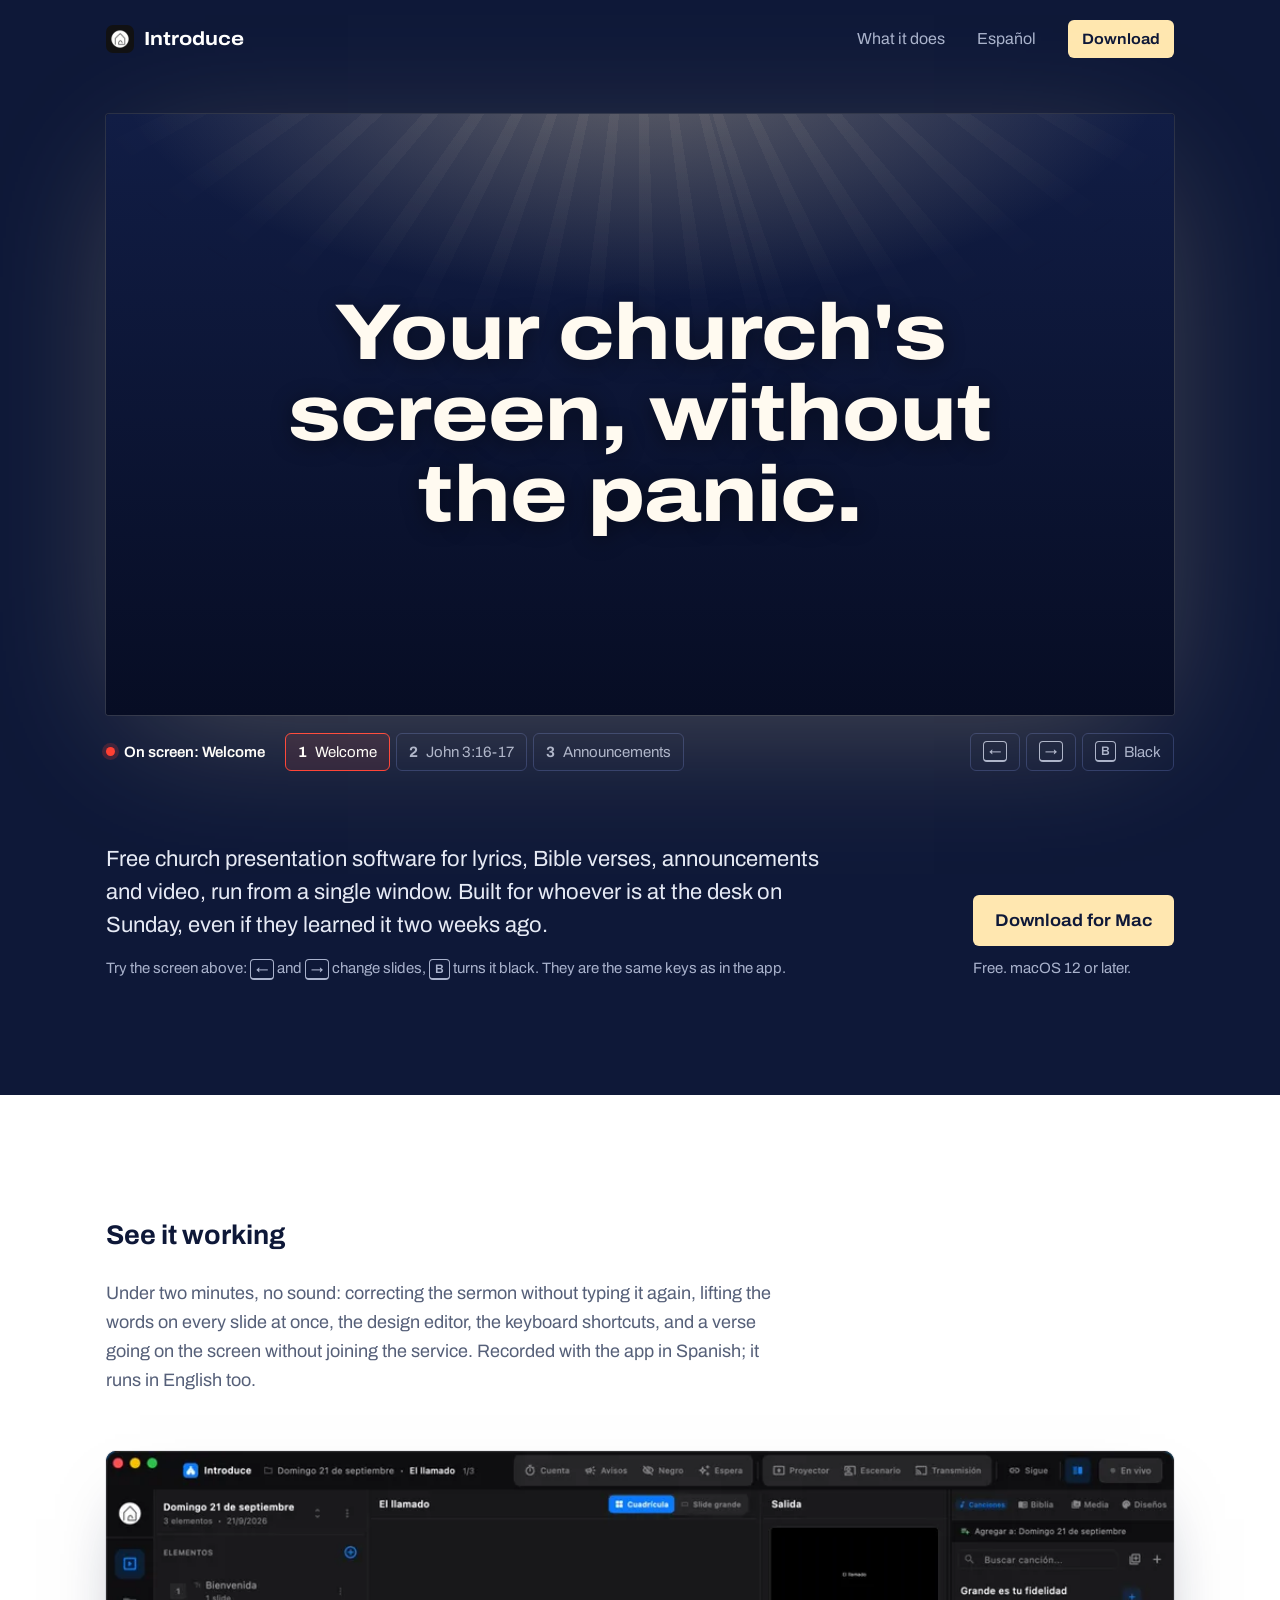
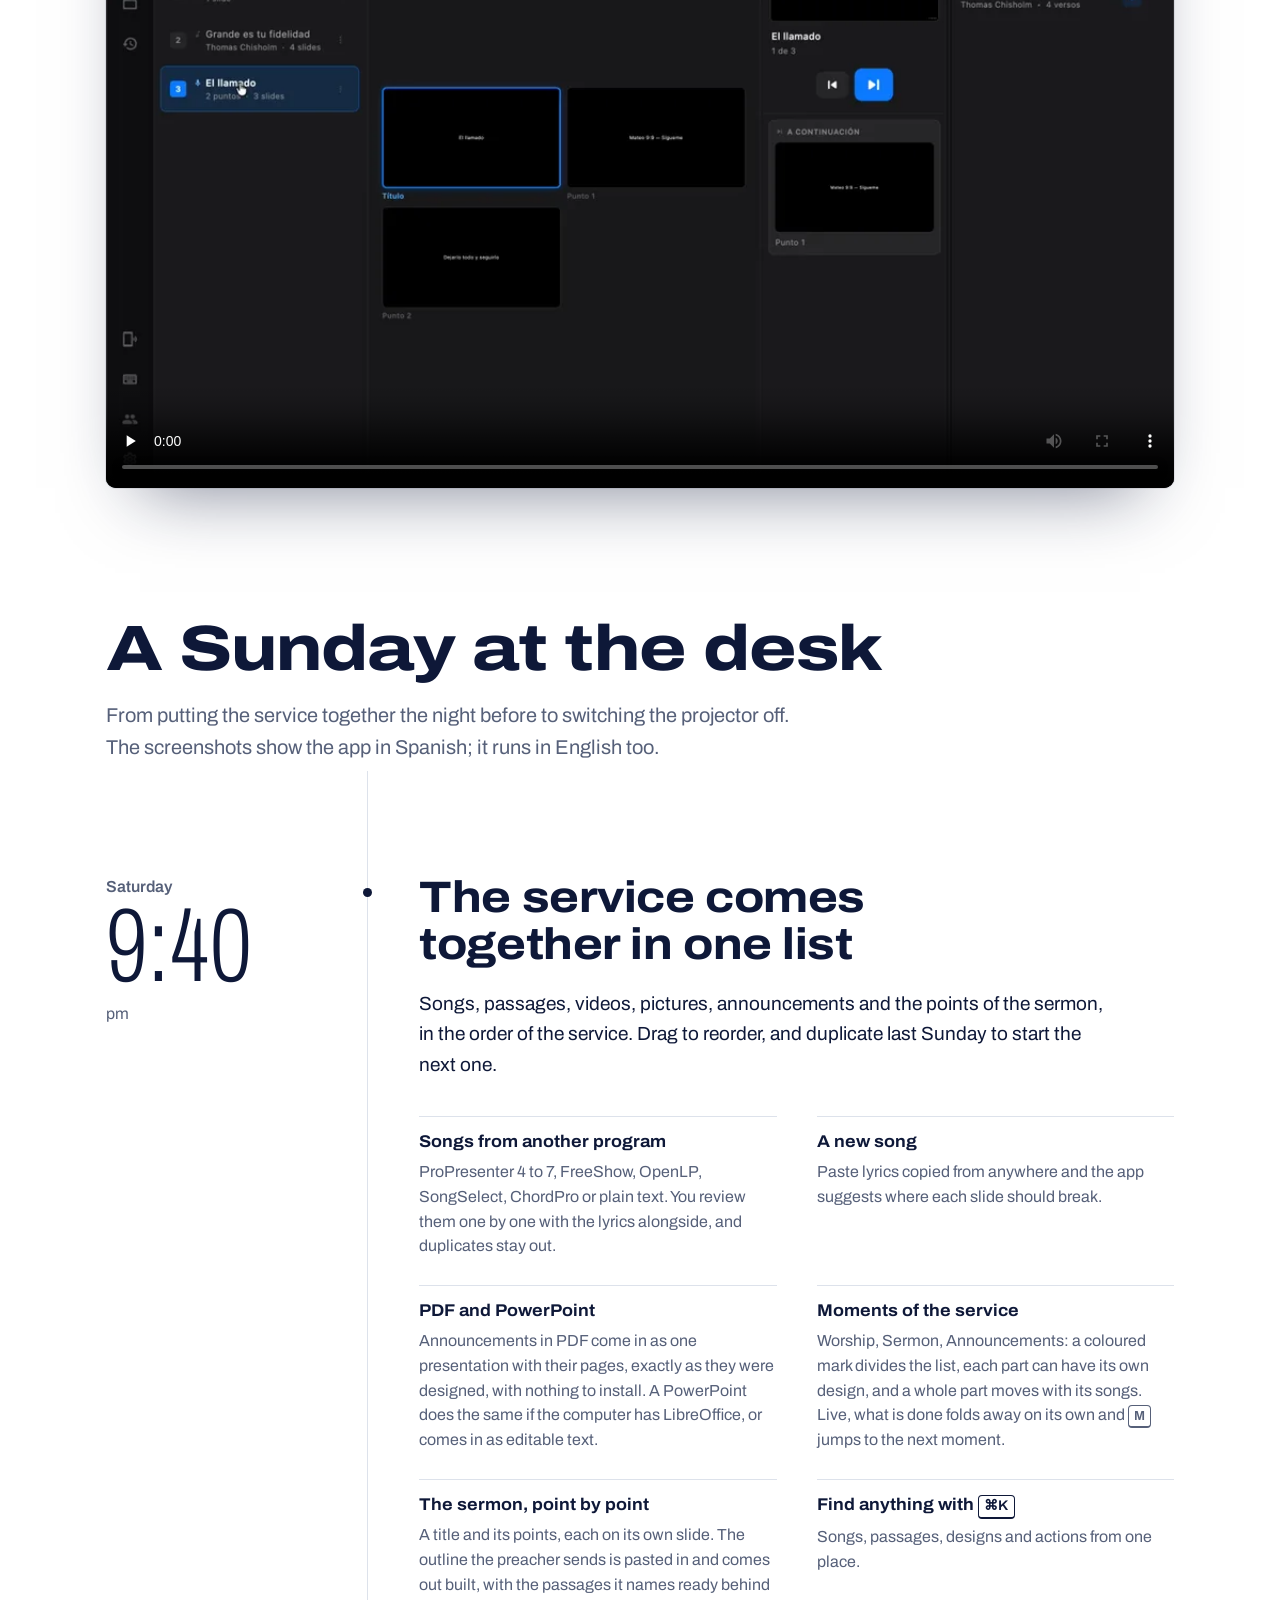
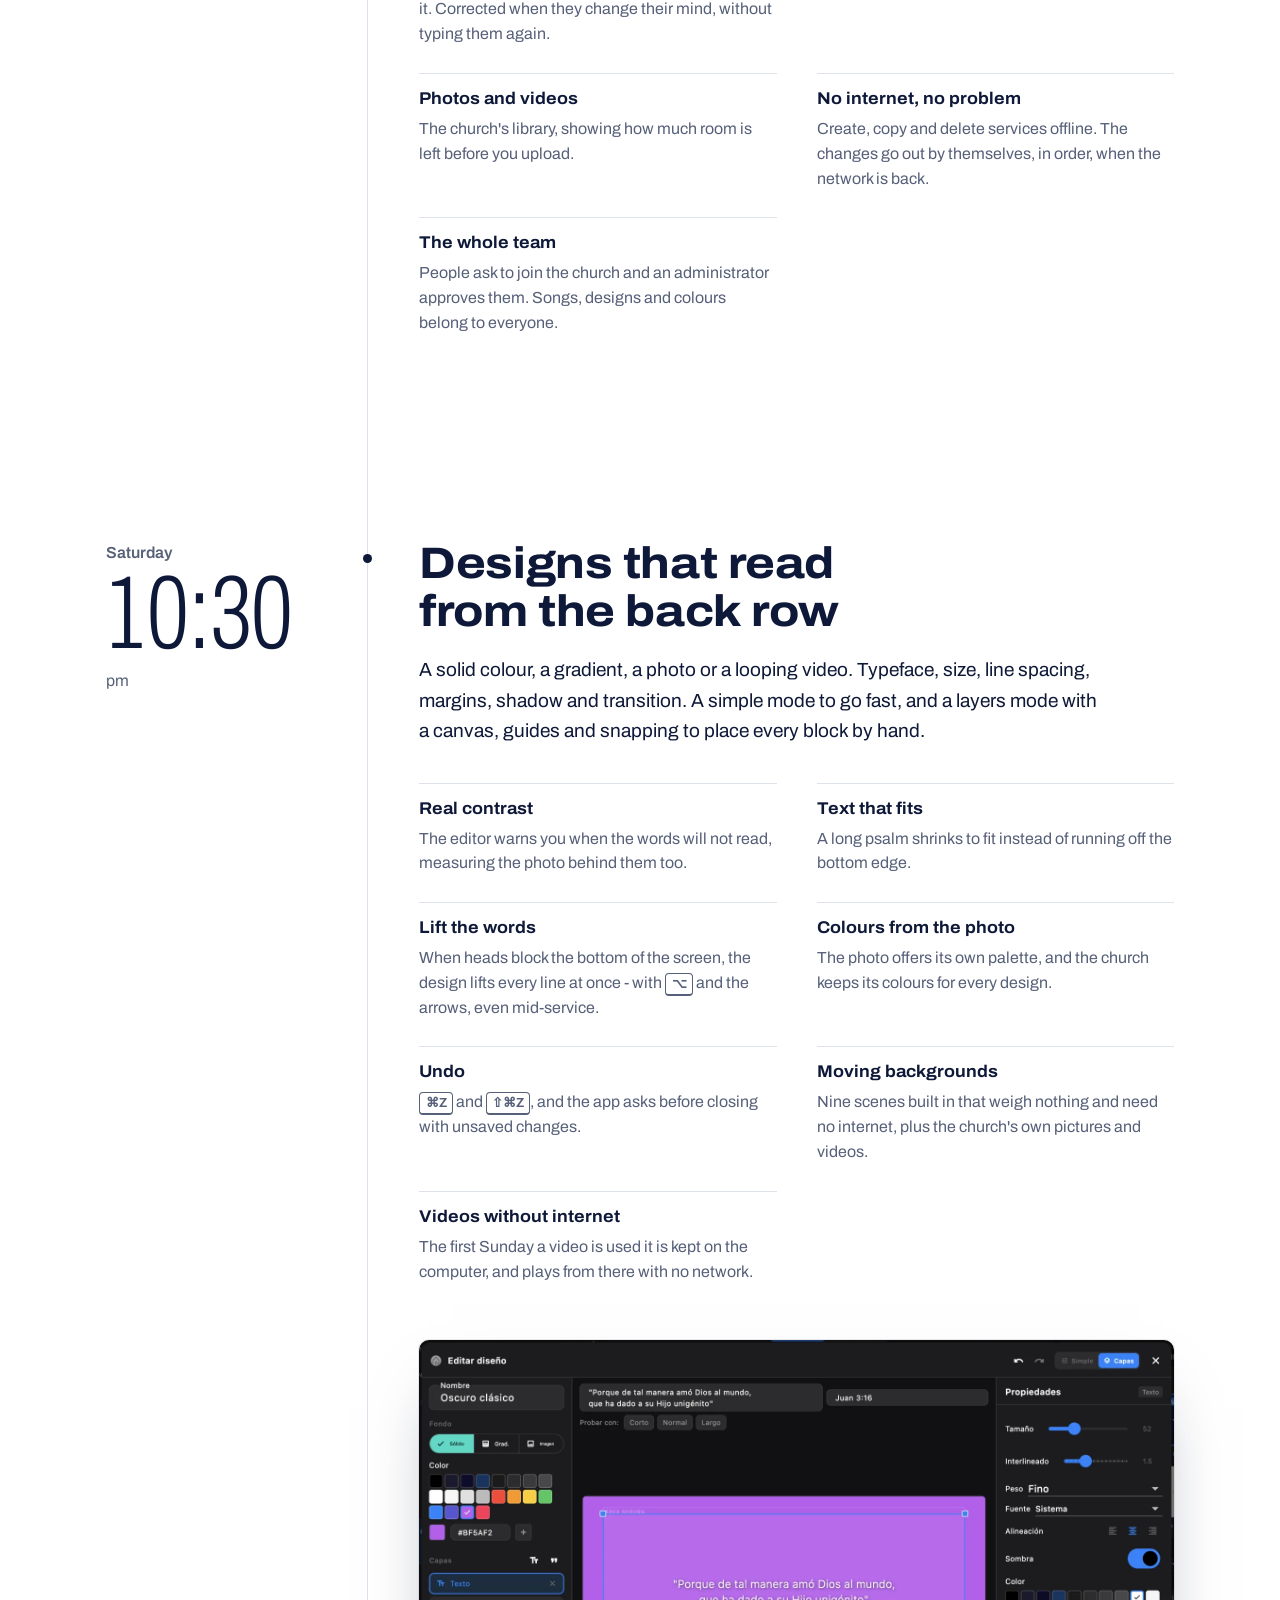
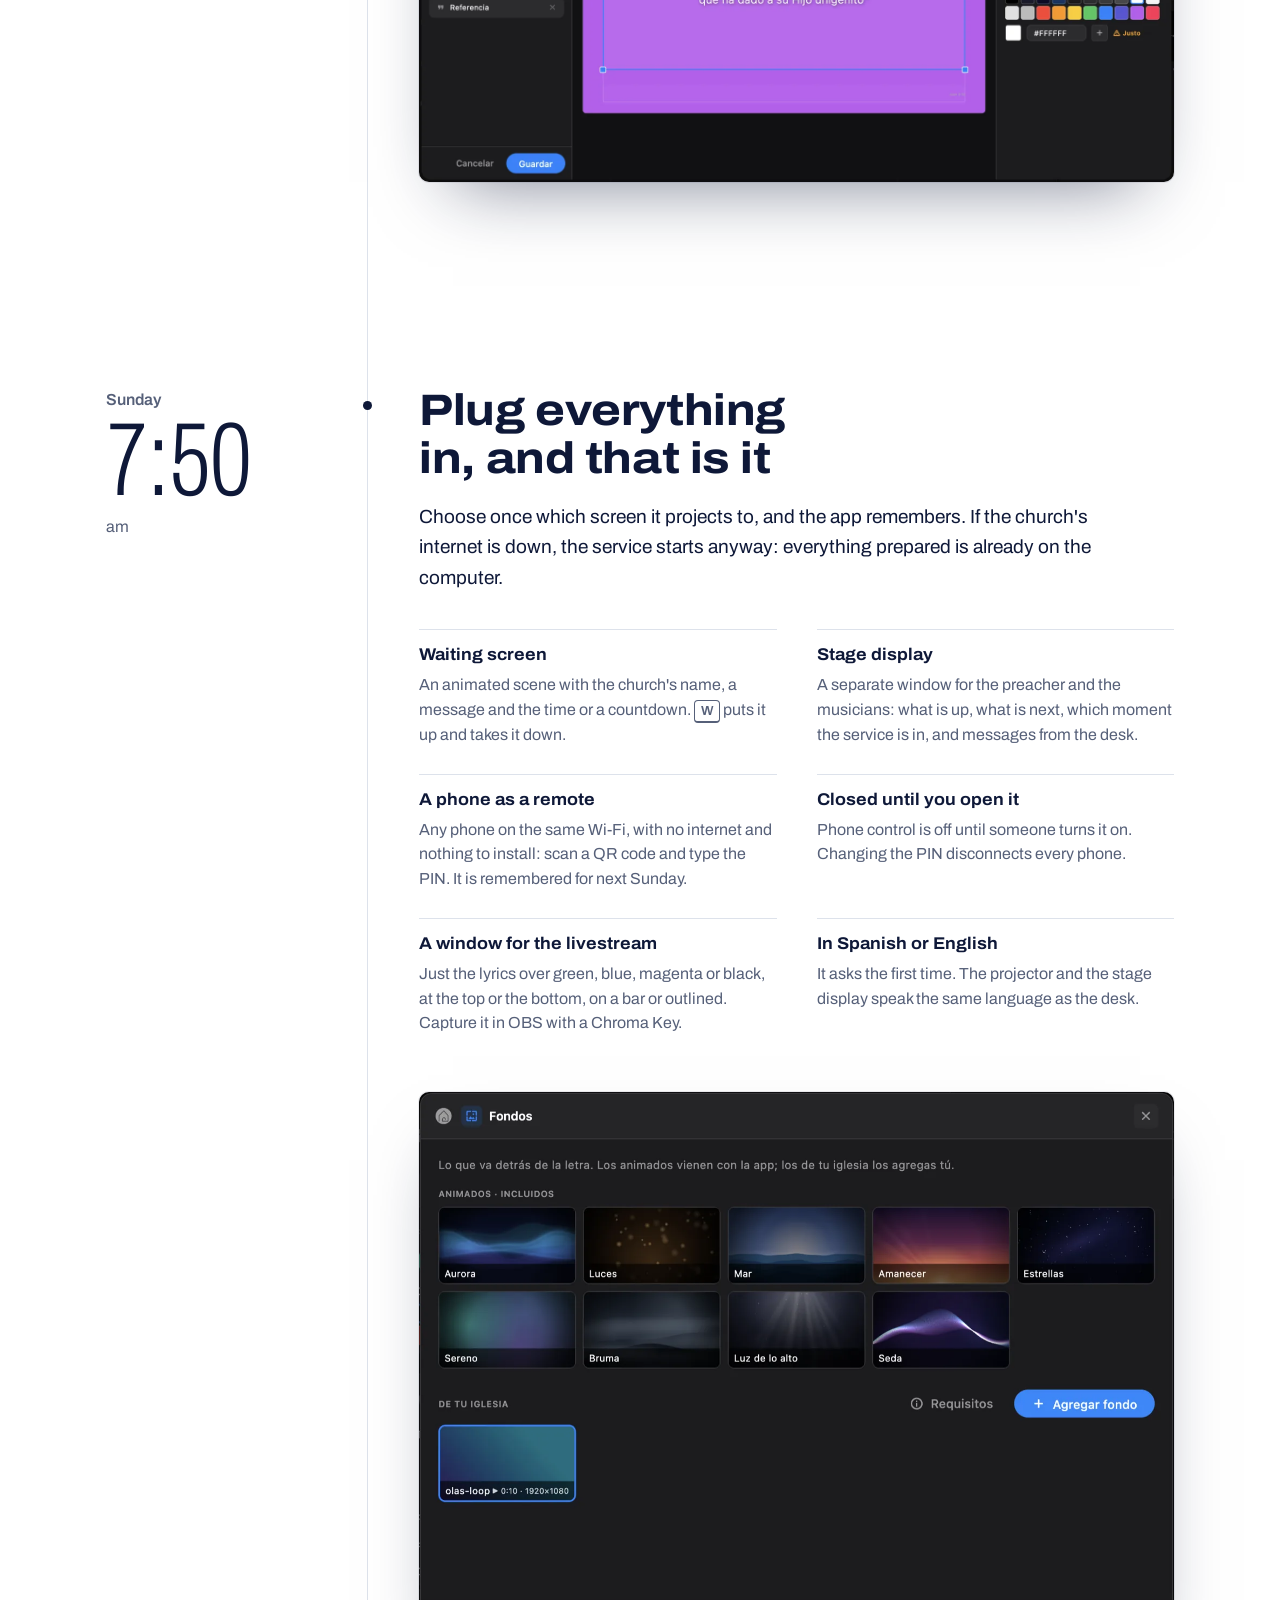
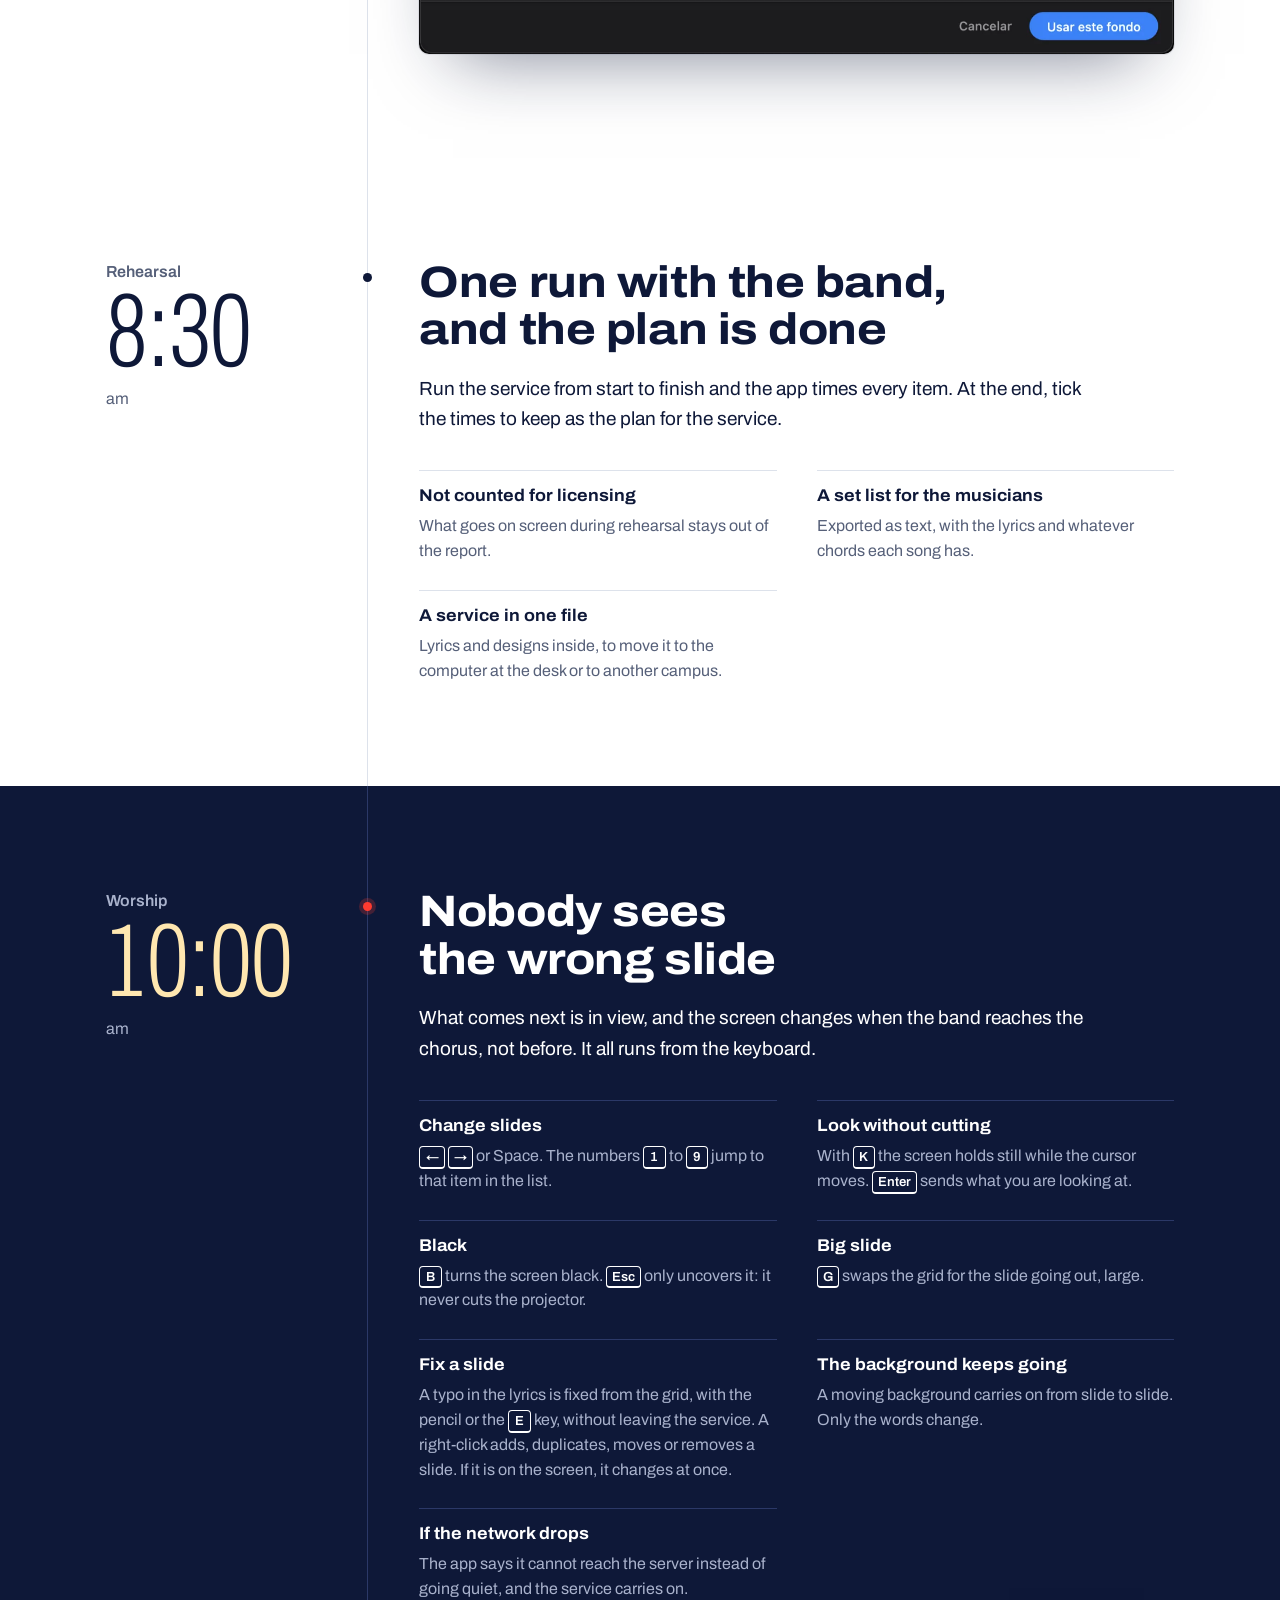
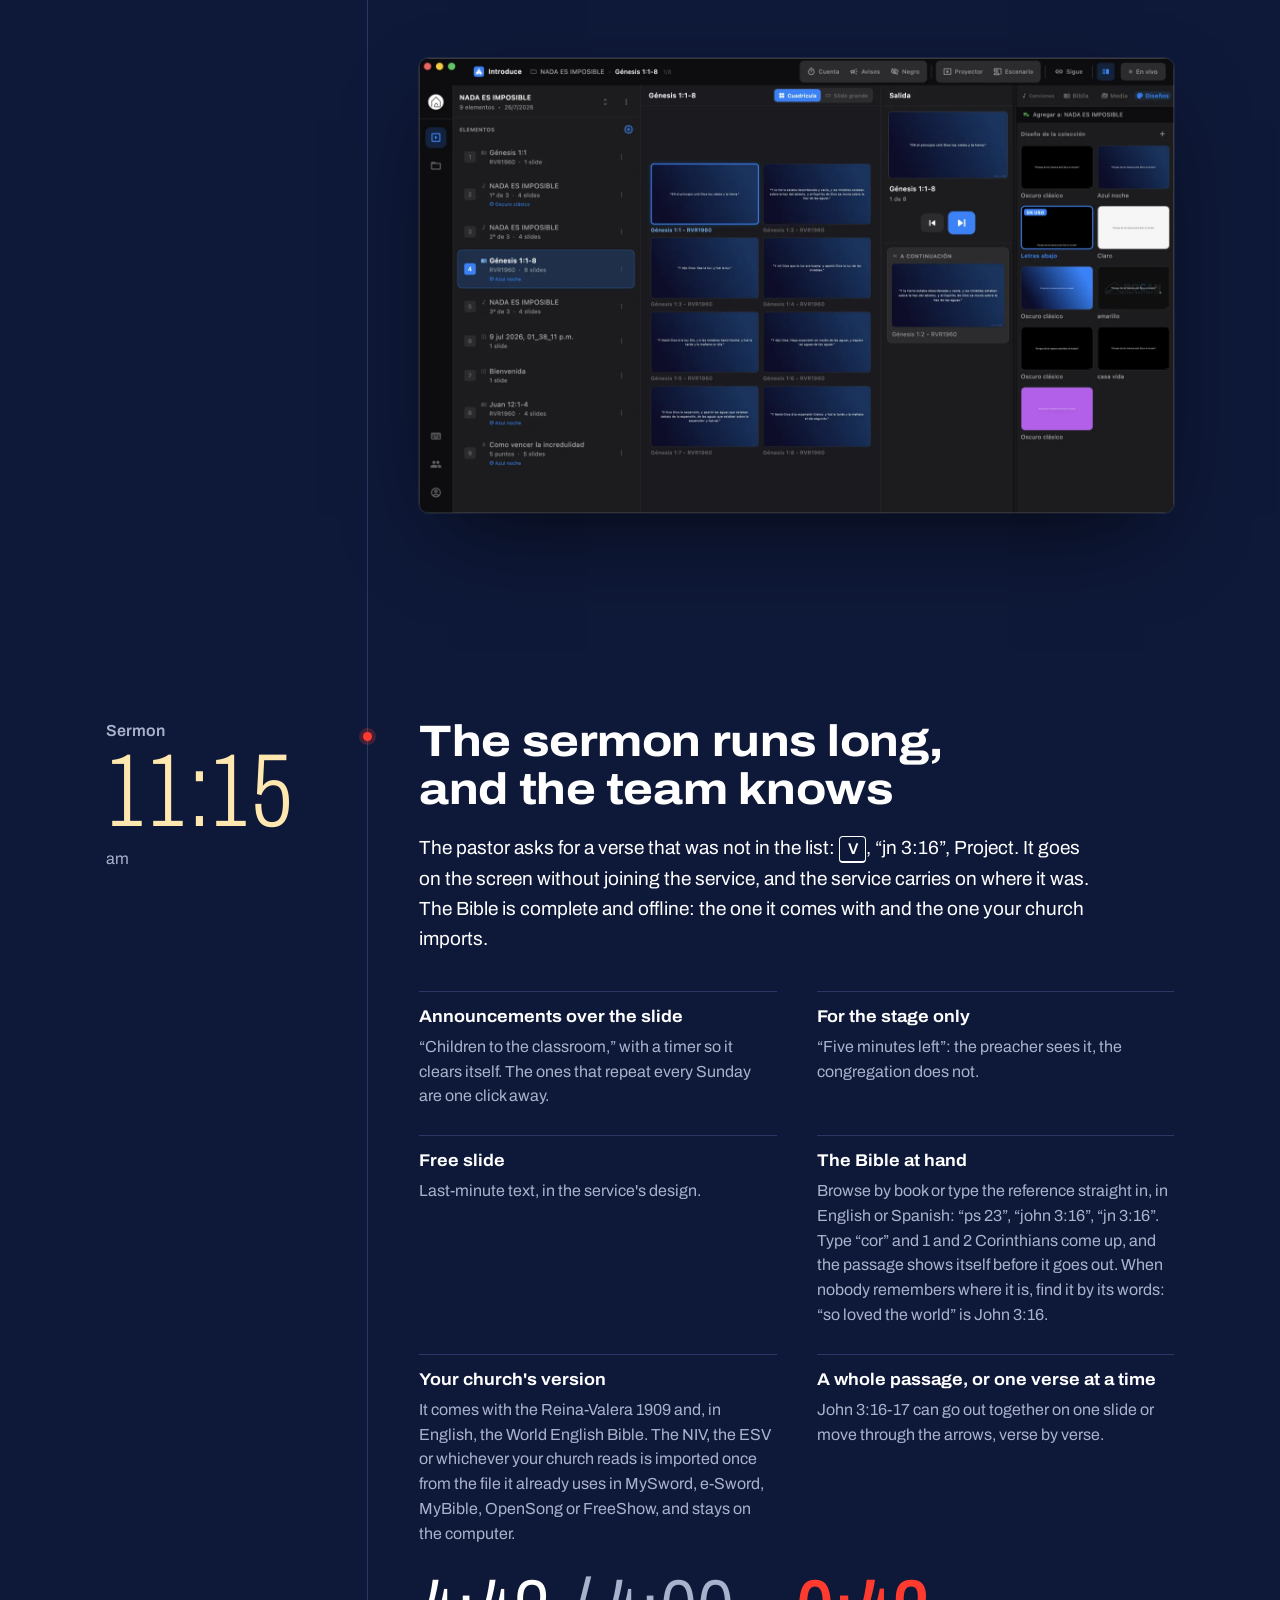
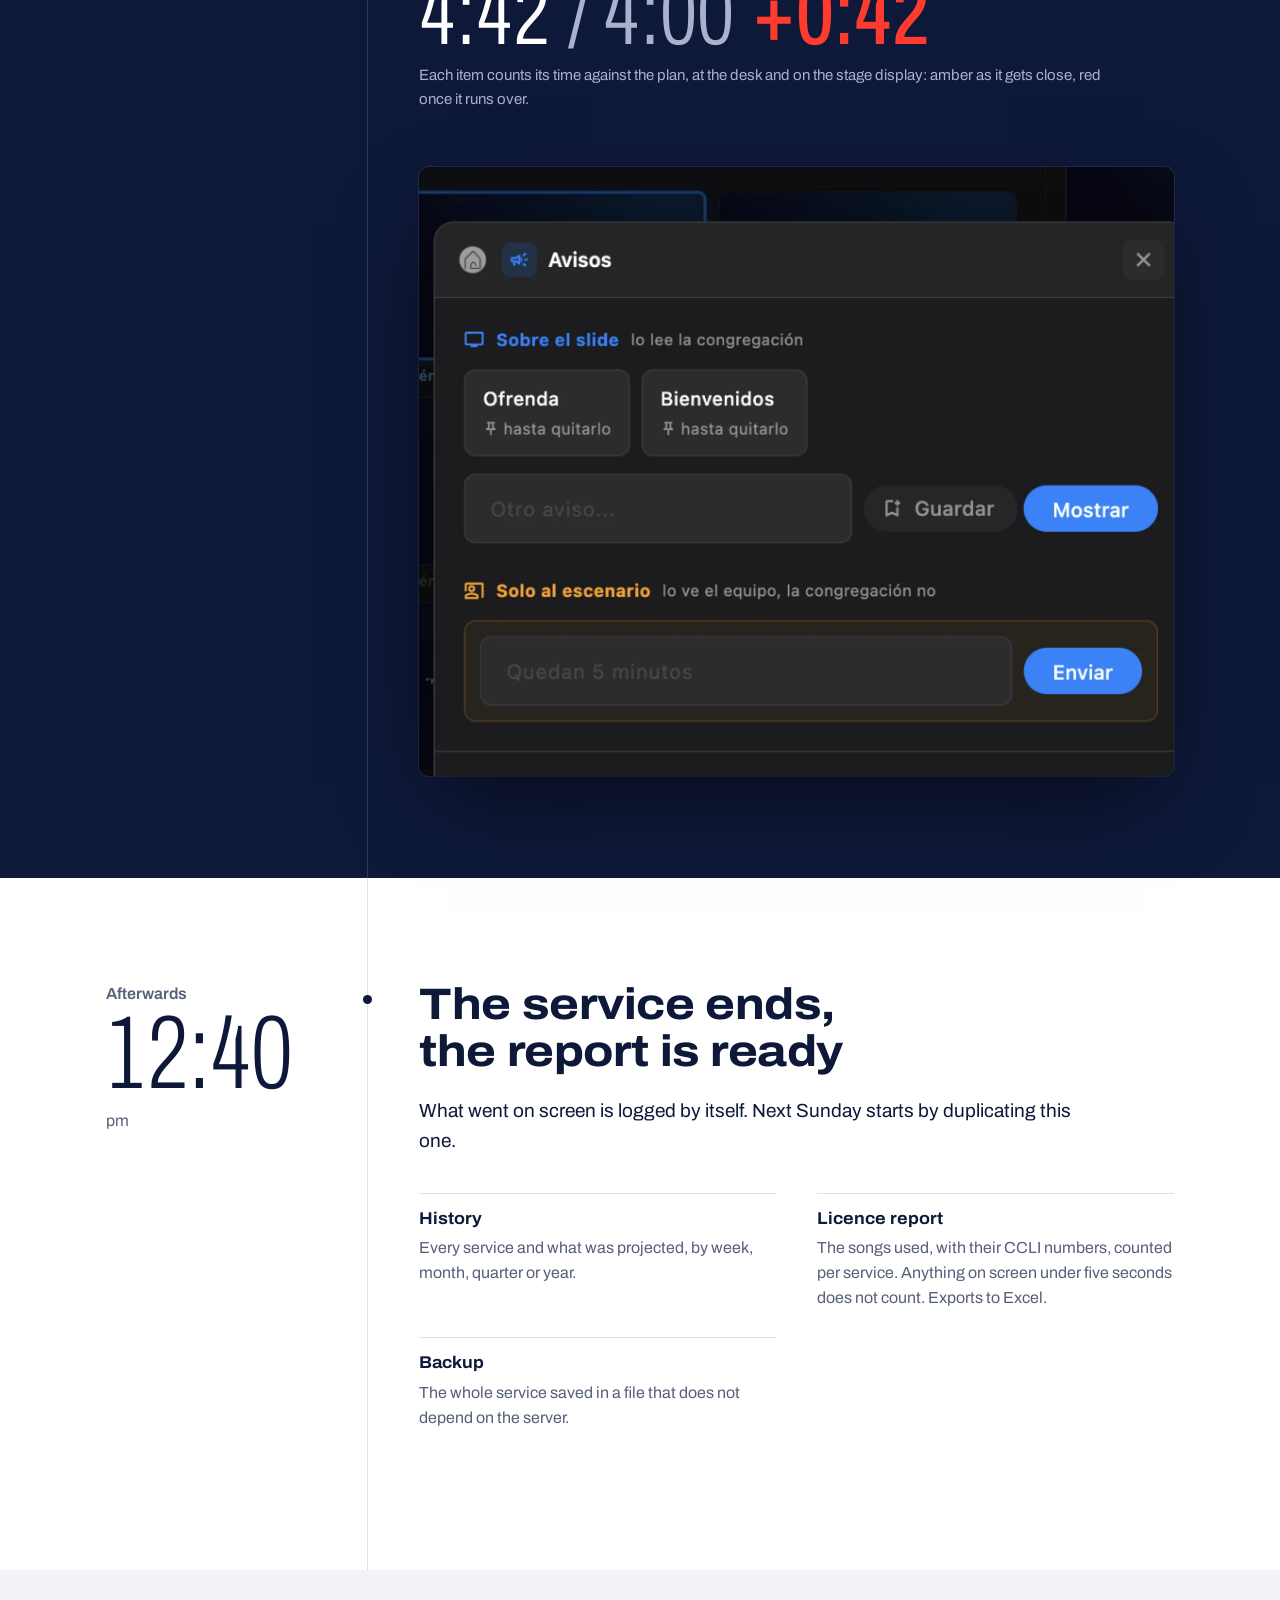
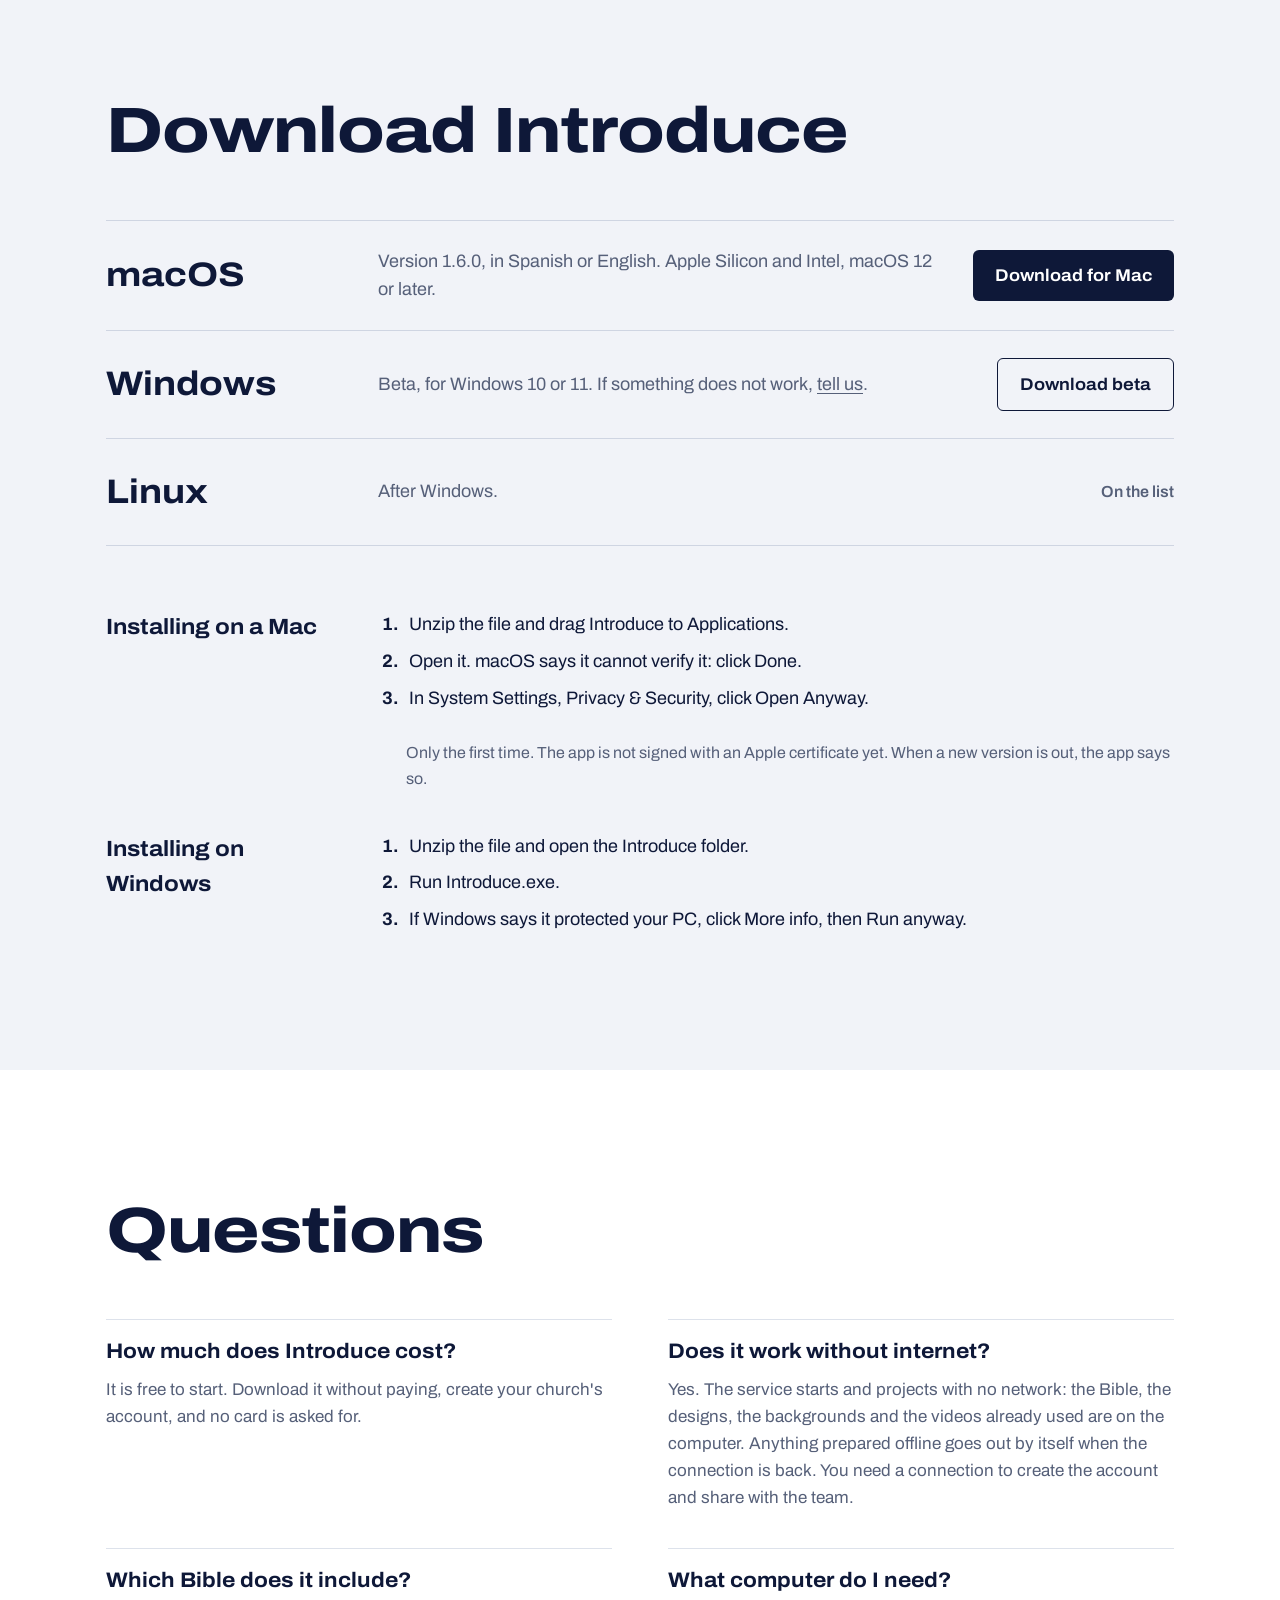
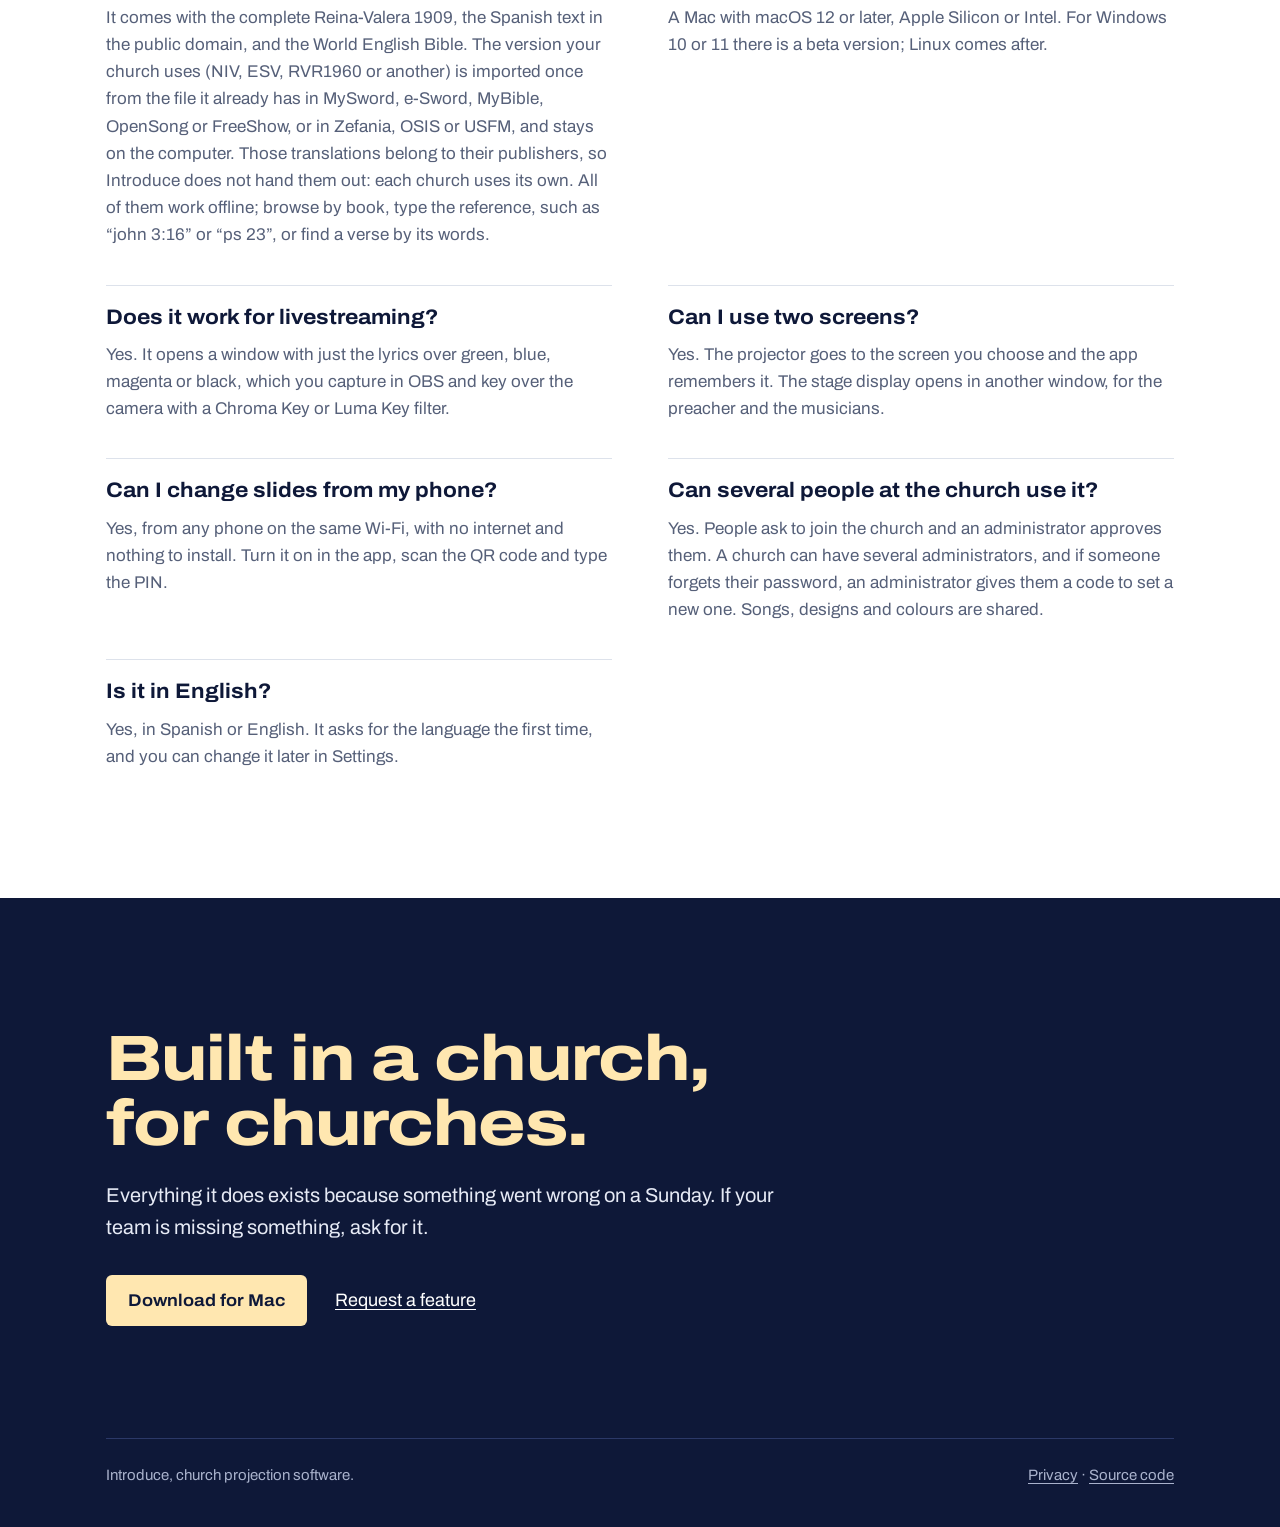
<file: en/index.html>
<!doctype html>
<html lang="en">
<head>
<meta charset="utf-8">
<meta name="viewport" content="width=device-width, initial-scale=1">
<title>Introduce: free church presentation software</title>
<meta name="description" content="Put lyrics, Bible verses and announcements on your church's screen from one window. Free, works offline, and imports your ProPresenter or OpenLP songs.">
<meta name="theme-color" content="#0e1838">
<link rel="canonical" href="https://introducechurch.com/en/">

<link rel="alternate" hreflang="es" href="https://introducechurch.com/">
<link rel="alternate" hreflang="en" href="https://introducechurch.com/en/">
<link rel="alternate" hreflang="x-default" href="https://introducechurch.com/">

<meta property="og:site_name" content="Introduce">
<meta property="og:type" content="website">
<meta property="og:locale" content="en_US">
<meta property="og:locale:alternate" content="es_LA">
<meta property="og:url" content="https://introducechurch.com/en/">
<meta property="og:title" content="Introduce: your church's screen, without the panic">
<meta property="og:description" content="Free church presentation software for lyrics, verses and announcements. Works offline.">
<meta property="og:image" content="https://introducechurch.com/assets/og-en.png">
<meta property="og:image:width" content="1200">
<meta property="og:image:height" content="630">
<meta property="og:image:alt" content="Your church's screen, without the panic. Introduce, introducechurch.com">
<meta name="twitter:card" content="summary_large_image">

<link rel="icon" type="image/png" sizes="256x256" href="../assets/icon.png">
<link rel="apple-touch-icon" href="../assets/icon-512.png">
<link rel="preconnect" href="https://fonts.googleapis.com">
<link rel="preconnect" href="https://fonts.gstatic.com" crossorigin>
<link href="https://fonts.googleapis.com/css2?family=Archivo:wdth,wght@62..125,100..900&display=swap" rel="stylesheet">
<link rel="stylesheet" href="../styles.css">
<script>document.documentElement.classList.add('js')</script>
<script type="application/ld+json">
{
  "@context": "https://schema.org",
  "@graph": [
    {
      "@type": "WebSite",
      "@id": "https://introducechurch.com/#website",
      "url": "https://introducechurch.com/",
      "name": "Introduce",
      "alternateName": "Introduce Church",
      "inLanguage": [
        "es",
        "en"
      ]
    },
    {
      "@type": "SoftwareApplication",
      "@id": "https://introducechurch.com/#app",
      "name": "Introduce",
      "description": "Church presentation software for lyrics, Bible verses, announcements and video, online or offline.",
      "applicationCategory": "MultimediaApplication",
      "operatingSystem": "macOS 12+, Windows 10+",
      "softwareVersion": "1.6.0",
      "inLanguage": [
        "es",
        "en"
      ],
      "url": "https://introducechurch.com/en/",
      "downloadUrl": "https://github.com/steven230500/introduce-church/releases/latest",
      "image": "https://introducechurch.com/assets/og-en.png",
      "screenshot": "https://introducechurch.com/assets/panel-principal.webp",
      "offers": {
        "@type": "Offer",
        "price": "0",
        "priceCurrency": "USD"
      }
    }
  ]
}
</script>
</head>
<body>

<a class="saltar" href="#sunday">Skip to content</a>

<header class="cabecera">
  <div class="contenedor">
    <a class="marca" href="/en/">
      <img src="../assets/icon.png" alt="" width="28" height="28">
      <span>Introduce</span>
    </a>
    <nav aria-label="Main">
      <a class="opcional" href="#sunday">What it does</a>
      <a href="/" hreflang="es" lang="es">Español</a>
      <a class="boton boton-luz" href="#download">Download</a>
    </nav>
  </div>
</header>

<main>

  <section class="escenario" aria-label="Introduction">
    <div class="contenedor">
      <div class="monitor">

      <div class="pantalla" data-pantalla>
        <div class="escena" aria-hidden="true"></div>

        <div class="slide" data-item="0">
          <h1>Your church's screen, without the panic.</h1>
        </div>

        <div class="slide" data-item="1" aria-hidden="true">
          <p class="versiculo">For God so loved the world, that he gave his only begotten Son, that whosoever believeth in him should not perish, but have everlasting life.</p>
          <p class="cita">John 3:16, KJV</p>
        </div>

        <div class="slide" data-item="1" aria-hidden="true">
          <p class="versiculo">For God sent not his Son into the world to condemn the world; but that the world through him might be saved.</p>
          <p class="cita">John 3:17, KJV</p>
        </div>

        <div class="slide" data-item="2" aria-hidden="true">
          <p class="anuncio-hora">Tonight at 7:00</p>
          <p class="anuncio">Youth group</p>
        </div>

        <div class="negro" aria-hidden="true"></div>
        <div class="encendido" aria-hidden="true"></div>
      </div>

      <div class="consola" data-consola
           data-texto-vivo="On screen"
           data-texto-negro="Screen is black"
           data-texto-de="of">
        <p class="estado" data-estado aria-live="polite">On screen</p>

        <ol class="lista" aria-label="Running order">
          <li><button type="button" data-ir="0"><span class="numero">1</span> Welcome</button></li>
          <li><button type="button" data-ir="1"><span class="numero">2</span> John 3:16-17</button></li>
          <li><button type="button" data-ir="2"><span class="numero">3</span> Announcements</button></li>
        </ol>

        <div class="mandos">
          <button type="button" data-accion="anterior" aria-label="Previous slide"><kbd>←</kbd></button>
          <button type="button" data-accion="siguiente" aria-label="Next slide"><kbd>→</kbd></button>
          <button type="button" data-accion="negro" aria-pressed="false"><kbd>B</kbd> Black</button>
        </div>
      </div>

      </div>

      <div class="presentacion">
        <div>
          <p class="entrada">
            Free church presentation software for lyrics, Bible verses,
            announcements and video, run from a single window. Built for
            whoever is at the desk on Sunday, even if they learned it two weeks
            ago.
          </p>
          <p class="pista">
            Try the screen above: <kbd>←</kbd> and <kbd>→</kbd> change slides,
            <kbd>B</kbd> turns it black. They are the same keys as in the app.
          </p>
        </div>
        <div class="descarga-rapida">
          <a class="boton boton-luz" href="#download">Download for Mac</a>
          <p>Free. macOS 12 or later.</p>
        </div>
      </div>

    </div>
  </section>


  <section id="video" class="video-demo" aria-labelledby="video-title">
    <div class="contenedor">
      <h2 id="video-title">See it working</h2>
      <p class="video-nota">
        Under two minutes, no sound: correcting the sermon without typing it
        again, lifting the words on every slide at once, the design editor, the
        keyboard shortcuts, and a verse going on the screen without joining the
        service. Recorded with the app in Spanish; it runs in English too.
      </p>
      <figure class="captura">
        <video controls preload="none" playsinline width="1440" height="860"
               poster="../assets/introduce-demo-poster.webp">
          <source src="../assets/introduce-demo.mp4" type="video/mp4">
          Your browser cannot play this video.
        </video>
      </figure>
    </div>
  </section>

  <section id="sunday" aria-labelledby="sunday-title">

    <div class="domingo-intro contenedor">
      <h2 id="sunday-title">A Sunday at the desk</h2>
      <p>
        From putting the service together the night before to switching the
        projector off. The screenshots show the app in Spanish; it runs in
        English too.
      </p>
    </div>

    <article class="parada">
      <div class="contenedor">
        <p class="reloj"><span class="dia">Saturday</span><time datetime="21:40">9:40</time><span class="meridiano">pm</span></p>
        <div class="cuerpo">
          <h3>The service comes together in one list</h3>
          <p>
            Songs, passages, videos, pictures, announcements and the points of
            the sermon, in the order of the service. Drag to reorder, and
            duplicate last Sunday to start the next one.
          </p>
          <dl class="funciones">
            <div>
              <dt>Songs from another program</dt>
              <dd>ProPresenter 4 to 7, FreeShow, OpenLP, SongSelect, ChordPro or plain text. You review them one by one with the lyrics alongside, and duplicates stay out.</dd>
            </div>
            <div>
              <dt>A new song</dt>
              <dd>Paste lyrics copied from anywhere and the app suggests where each slide should break.</dd>
            </div>
            <div>
              <dt>PDF and PowerPoint</dt>
              <dd>Announcements in PDF come in as one presentation with their pages, exactly as they were designed, with nothing to install. A PowerPoint does the same if the computer has LibreOffice, or comes in as editable text.</dd>
            </div>
            <div>
              <dt>Moments of the service</dt>
              <dd>Worship, Sermon, Announcements: a coloured mark divides the list, each part can have its own design, and a whole part moves with its songs. Live, what is done folds away on its own and <kbd>M</kbd> jumps to the next moment.</dd>
            </div>
            <div>
              <dt>The sermon, point by point</dt>
              <dd>A title and its points, each on its own slide. The outline the preacher sends is pasted in and comes out built, with the passages it names ready behind it. Corrected when they change their mind, without typing them again.</dd>
            </div>
            <div>
              <dt>Find anything with <kbd>⌘K</kbd></dt>
              <dd>Songs, passages, designs and actions from one place.</dd>
            </div>
            <div>
              <dt>Photos and videos</dt>
              <dd>The church's library, showing how much room is left before you upload.</dd>
            </div>
            <div>
              <dt>No internet, no problem</dt>
              <dd>Create, copy and delete services offline. The changes go out by themselves, in order, when the network is back.</dd>
            </div>
            <div>
              <dt>The whole team</dt>
              <dd>People ask to join the church and an administrator approves them. Songs, designs and colours belong to everyone.</dd>
            </div>
          </dl>
        </div>
      </div>
    </article>

    <article class="parada">
      <div class="contenedor">
        <p class="reloj"><span class="dia">Saturday</span><time datetime="22:30">10:30</time><span class="meridiano">pm</span></p>
        <div class="cuerpo">
          <h3>Designs that read from the back row</h3>
          <p>
            A solid colour, a gradient, a photo or a looping video. Typeface,
            size, line spacing, margins, shadow and transition. A simple mode to
            go fast, and a layers mode with a canvas, guides and snapping to
            place every block by hand.
          </p>
          <dl class="funciones">
            <div>
              <dt>Real contrast</dt>
              <dd>The editor warns you when the words will not read, measuring the photo behind them too.</dd>
            </div>
            <div>
              <dt>Text that fits</dt>
              <dd>A long psalm shrinks to fit instead of running off the bottom edge.</dd>
            </div>
            <div>
              <dt>Lift the words</dt>
              <dd>When heads block the bottom of the screen, the design lifts every line at once - with <kbd>⌥</kbd> and the arrows, even mid-service.</dd>
            </div>
            <div>
              <dt>Colours from the photo</dt>
              <dd>The photo offers its own palette, and the church keeps its colours for every design.</dd>
            </div>
            <div>
              <dt>Undo</dt>
              <dd><kbd>⌘Z</kbd> and <kbd>⇧⌘Z</kbd>, and the app asks before closing with unsaved changes.</dd>
            </div>
            <div>
              <dt>Moving backgrounds</dt>
              <dd>Nine scenes built in that weigh nothing and need no internet, plus the church's own pictures and videos.</dd>
            </div>
            <div>
              <dt>Videos without internet</dt>
              <dd>The first Sunday a video is used it is kept on the computer, and plays from there with no network.</dd>
            </div>
          </dl>
          <figure class="captura">
            <img src="../assets/editor-capas.webp" alt="The design editor in layers mode, with the canvas, the guides and the safe area" width="1600" height="937" loading="lazy" decoding="async">
          </figure>
        </div>
      </div>
    </article>

    <article class="parada">
      <div class="contenedor">
        <p class="reloj"><span class="dia">Sunday</span><time datetime="07:50">7:50</time><span class="meridiano">am</span></p>
        <div class="cuerpo">
          <h3>Plug everything in, and that is it</h3>
          <p>
            Choose once which screen it projects to, and the app remembers. If
            the church's internet is down, the service starts anyway:
            everything prepared is already on the computer.
          </p>
          <dl class="funciones">
            <div>
              <dt>Waiting screen</dt>
              <dd>An animated scene with the church's name, a message and the time or a countdown. <kbd>W</kbd> puts it up and takes it down.</dd>
            </div>
            <div>
              <dt>Stage display</dt>
              <dd>A separate window for the preacher and the musicians: what is up, what is next, which moment the service is in, and messages from the desk.</dd>
            </div>
            <div>
              <dt>A phone as a remote</dt>
              <dd>Any phone on the same Wi-Fi, with no internet and nothing to install: scan a QR code and type the PIN. It is remembered for next Sunday.</dd>
            </div>
            <div>
              <dt>Closed until you open it</dt>
              <dd>Phone control is off until someone turns it on. Changing the PIN disconnects every phone.</dd>
            </div>
            <div>
              <dt>A window for the livestream</dt>
              <dd>Just the lyrics over green, blue, magenta or black, at the top or the bottom, on a bar or outlined. Capture it in OBS with a Chroma Key.</dd>
            </div>
            <div>
              <dt>In Spanish or English</dt>
              <dd>It asks the first time. The projector and the stage display speak the same language as the desk.</dd>
            </div>
          </dl>
          <figure class="captura angosta">
            <img src="../assets/fondos.webp" alt="The background picker with the nine built-in animated scenes and one of the church's own" width="1400" height="1042" loading="lazy" decoding="async">
          </figure>
        </div>
      </div>
    </article>

    <article class="parada">
      <div class="contenedor">
        <p class="reloj"><span class="dia">Rehearsal</span><time datetime="08:30">8:30</time><span class="meridiano">am</span></p>
        <div class="cuerpo">
          <h3>One run with the band, and the plan is done</h3>
          <p>
            Run the service from start to finish and the app times every item.
            At the end, tick the times to keep as the plan for the service.
          </p>
          <dl class="funciones">
            <div>
              <dt>Not counted for licensing</dt>
              <dd>What goes on screen during rehearsal stays out of the report.</dd>
            </div>
            <div>
              <dt>A set list for the musicians</dt>
              <dd>Exported as text, with the lyrics and whatever chords each song has.</dd>
            </div>
            <div>
              <dt>A service in one file</dt>
              <dd>Lyrics and designs inside, to move it to the computer at the desk or to another campus.</dd>
            </div>
          </dl>
        </div>
      </div>
    </article>

    <article class="parada apagado">
      <div class="contenedor">
        <p class="reloj"><span class="dia">Worship</span><time datetime="10:00">10:00</time><span class="meridiano">am</span></p>
        <div class="cuerpo">
          <h3>Nobody sees the wrong slide</h3>
          <p>
            What comes next is in view, and the screen changes when the band
            reaches the chorus, not before. It all runs from the keyboard.
          </p>
          <dl class="funciones">
            <div>
              <dt>Change slides</dt>
              <dd><kbd>←</kbd> <kbd>→</kbd> or Space. The numbers <kbd>1</kbd> to <kbd>9</kbd> jump to that item in the list.</dd>
            </div>
            <div>
              <dt>Look without cutting</dt>
              <dd>With <kbd>K</kbd> the screen holds still while the cursor moves. <kbd>Enter</kbd> sends what you are looking at.</dd>
            </div>
            <div>
              <dt>Black</dt>
              <dd><kbd>B</kbd> turns the screen black. <kbd>Esc</kbd> only uncovers it: it never cuts the projector.</dd>
            </div>
            <div>
              <dt>Big slide</dt>
              <dd><kbd>G</kbd> swaps the grid for the slide going out, large.</dd>
            </div>
            <div>
              <dt>Fix a slide</dt>
              <dd>A typo in the lyrics is fixed from the grid, with the pencil or the <kbd>E</kbd> key, without leaving the service. A right-click adds, duplicates, moves or removes a slide. If it is on the screen, it changes at once.</dd>
            </div>
            <div>
              <dt>The background keeps going</dt>
              <dd>A moving background carries on from slide to slide. Only the words change.</dd>
            </div>
            <div>
              <dt>If the network drops</dt>
              <dd>The app says it cannot reach the server instead of going quiet, and the service carries on.</dd>
            </div>
          </dl>
          <figure class="captura">
            <img src="../assets/panel-principal.webp" alt="The operator console: the running order on the left, the slide grid in the middle and the output with what comes next on the right" width="1600" height="966" loading="lazy" decoding="async">
          </figure>
        </div>
      </div>
    </article>

    <article class="parada apagado">
      <div class="contenedor">
        <p class="reloj"><span class="dia">Sermon</span><time datetime="11:15">11:15</time><span class="meridiano">am</span></p>
        <div class="cuerpo">
          <h3>The sermon runs long, and the team knows</h3>
          <p>
            The pastor asks for a verse that was not in the list: <kbd>V</kbd>,
            “jn 3:16”, Project. It goes on the screen without joining the
            service, and the service carries on where it was. The Bible is
            complete and offline: the one it comes with and the one your church imports.
          </p>
          <dl class="funciones">
            <div>
              <dt>Announcements over the slide</dt>
              <dd>“Children to the classroom,” with a timer so it clears itself. The ones that repeat every Sunday are one click away.</dd>
            </div>
            <div>
              <dt>For the stage only</dt>
              <dd>“Five minutes left”: the preacher sees it, the congregation does not.</dd>
            </div>
            <div>
              <dt>Free slide</dt>
              <dd>Last-minute text, in the service's design.</dd>
            </div>
            <div>
              <dt>The Bible at hand</dt>
              <dd>Browse by book or type the reference straight in, in English or Spanish: “ps 23”, “john 3:16”, “jn 3:16”. Type “cor” and 1 and 2 Corinthians come up, and the passage shows itself before it goes out. When nobody remembers where it is, find it by its words: “so loved the world” is John 3:16.</dd>
            </div>
            <div>
              <dt>Your church's version</dt>
              <dd>It comes with the Reina-Valera 1909 and, in English, the World English Bible. The NIV, the ESV or whichever your church reads is imported once from the file it already uses in MySword, e-Sword, MyBible, OpenSong or FreeShow, and stays on the computer.</dd>
            </div>
            <div>
              <dt>A whole passage, or one verse at a time</dt>
              <dd>John 3:16-17 can go out together on one slide or move through the arrows, verse by verse.</dd>
            </div>
          </dl>
          <p class="cronometro" aria-label="Four minutes forty-two of four planned, forty-two seconds over">
            <span class="tiempo">4:42</span>
            <span class="tiempo plan">/ 4:00</span>
            <span class="tiempo pasado">+0:42</span>
            <span class="explica">Each item counts its time against the plan, at the desk and on the stage display: amber as it gets close, red once it runs over.</span>
          </p>
          <figure class="captura angosta">
            <img src="../assets/avisos.webp" alt="The announcements dialog with two saved announcements and the message for the stage" width="1600" height="1292" loading="lazy" decoding="async">
          </figure>
        </div>
      </div>
    </article>

    <article class="parada final">
      <div class="contenedor">
        <p class="reloj"><span class="dia">Afterwards</span><time datetime="12:40">12:40</time><span class="meridiano">pm</span></p>
        <div class="cuerpo">
          <h3>The service ends, the report is ready</h3>
          <p>
            What went on screen is logged by itself. Next Sunday starts by
            duplicating this one.
          </p>
          <dl class="funciones">
            <div>
              <dt>History</dt>
              <dd>Every service and what was projected, by week, month, quarter or year.</dd>
            </div>
            <div>
              <dt>Licence report</dt>
              <dd>The songs used, with their CCLI numbers, counted per service. Anything on screen under five seconds does not count. Exports to Excel.</dd>
            </div>
            <div>
              <dt>Backup</dt>
              <dd>The whole service saved in a file that does not depend on the server.</dd>
            </div>
          </dl>
        </div>
      </div>
    </article>

  </section>

  <section id="download" class="descargas" aria-labelledby="download-title">
    <div class="contenedor">
      <h2 id="download-title">Download Introduce</h2>

      <ul class="plataformas">
        <li>
          <span class="so">macOS</span>
          <p class="detalle">Version 1.6.0, in Spanish or English. Apple Silicon and Intel, macOS 12 or later.</p>
          <a class="boton boton-tinta" href="/descargar/mac" rel="nofollow">Download for Mac</a>
        </li>
        <li>
          <span class="so">Windows</span>
          <p class="detalle">Beta, for Windows 10 or 11. If something does not work, <a href="https://github.com/steven230500/introduce-church/issues">tell us</a>.</p>
          <a class="boton boton-contorno" href="/descargar/windows" rel="nofollow">Download beta</a>
        </li>
        <li>
          <span class="so">Linux</span>
          <p class="detalle">After Windows.</p>
          <span class="pendiente">On the list</span>
        </li>
      </ul>

      <div class="instalar">
        <h3>Installing on a Mac</h3>
        <ol>
          <li>Unzip the file and drag Introduce to Applications.</li>
          <li>Open it. macOS says it cannot verify it: click Done.</li>
          <li>In System Settings, Privacy &amp; Security, click Open Anyway.</li>
        </ol>
        <p class="aclaracion">Only the first time. The app is not signed with an Apple certificate yet. When a new version is out, the app says so.</p>
      </div>

      <div class="instalar">
        <h3>Installing on Windows</h3>
        <ol>
          <li>Unzip the file and open the Introduce folder.</li>
          <li>Run Introduce.exe.</li>
          <li>If Windows says it protected your PC, click More info, then Run anyway.</li>
        </ol>
      </div>
    </div>
  </section>

  <section id="questions" class="preguntas" aria-labelledby="questions-titulo">
    <div class="contenedor">
      <h2 id="questions-titulo">Questions</h2>
      <div class="lista-preguntas">
        <div>
          <h3>How much does Introduce cost?</h3>
          <p>It is free to start. Download it without paying, create your church's account, and no card is asked for.</p>
        </div>
        <div>
          <h3>Does it work without internet?</h3>
          <p>Yes. The service starts and projects with no network: the Bible, the designs, the backgrounds and the videos already used are on the computer. Anything prepared offline goes out by itself when the connection is back. You need a connection to create the account and share with the team.</p>
        </div>
        <div>
          <h3>Which Bible does it include?</h3>
          <p>It comes with the complete Reina-Valera 1909, the Spanish text in the public domain, and the World English Bible. The version your church uses (NIV, ESV, RVR1960 or another) is imported once from the file it already has in MySword, e-Sword, MyBible, OpenSong or FreeShow, or in Zefania, OSIS or USFM, and stays on the computer. Those translations belong to their publishers, so Introduce does not hand them out: each church uses its own. All of them work offline; browse by book, type the reference, such as “john 3:16” or “ps 23”, or find a verse by its words.</p>
        </div>
        <div>
          <h3>What computer do I need?</h3>
          <p>A Mac with macOS 12 or later, Apple Silicon or Intel. For Windows 10 or 11 there is a beta version; Linux comes after.</p>
        </div>
        <div>
          <h3>Does it work for livestreaming?</h3>
          <p>Yes. It opens a window with just the lyrics over green, blue, magenta or black, which you capture in OBS and key over the camera with a Chroma Key or Luma Key filter.</p>
        </div>
        <div>
          <h3>Can I use two screens?</h3>
          <p>Yes. The projector goes to the screen you choose and the app remembers it. The stage display opens in another window, for the preacher and the musicians.</p>
        </div>
        <div>
          <h3>Can I change slides from my phone?</h3>
          <p>Yes, from any phone on the same Wi-Fi, with no internet and nothing to install. Turn it on in the app, scan the QR code and type the PIN.</p>
        </div>
        <div>
          <h3>Can several people at the church use it?</h3>
          <p>Yes. People ask to join the church and an administrator approves them. A church can have several administrators, and if someone forgets their password, an administrator gives them a code to set a new one. Songs, designs and colours are shared.</p>
        </div>
        <div>
          <h3>Is it in English?</h3>
          <p>Yes, in Spanish or English. It asks for the language the first time, and you can change it later in Settings.</p>
        </div>
      </div>
    </div>
  </section>

  <section class="cierre" aria-labelledby="closing-title">
    <div class="contenedor">
      <h2 id="closing-title">Built in a church, for churches.</h2>
      <p>
        Everything it does exists because something went wrong on a Sunday.
        If your team is missing something, ask for it.
      </p>
      <div class="acciones">
        <a class="boton boton-luz" href="#download">Download for Mac</a>
        <a href="https://github.com/steven230500/introduce-church/issues">Request a feature</a>
      </div>

      <footer class="pie">
        <p>Introduce, church projection software.</p>
        <p><a href="/en/privacy/">Privacy</a> · <a href="https://github.com/steven230500/introduce-church">Source code</a></p>
      </footer>
    </div>
  </section>

</main>

<script src="../demo.js" defer></script>
</body>
</html>
</file>
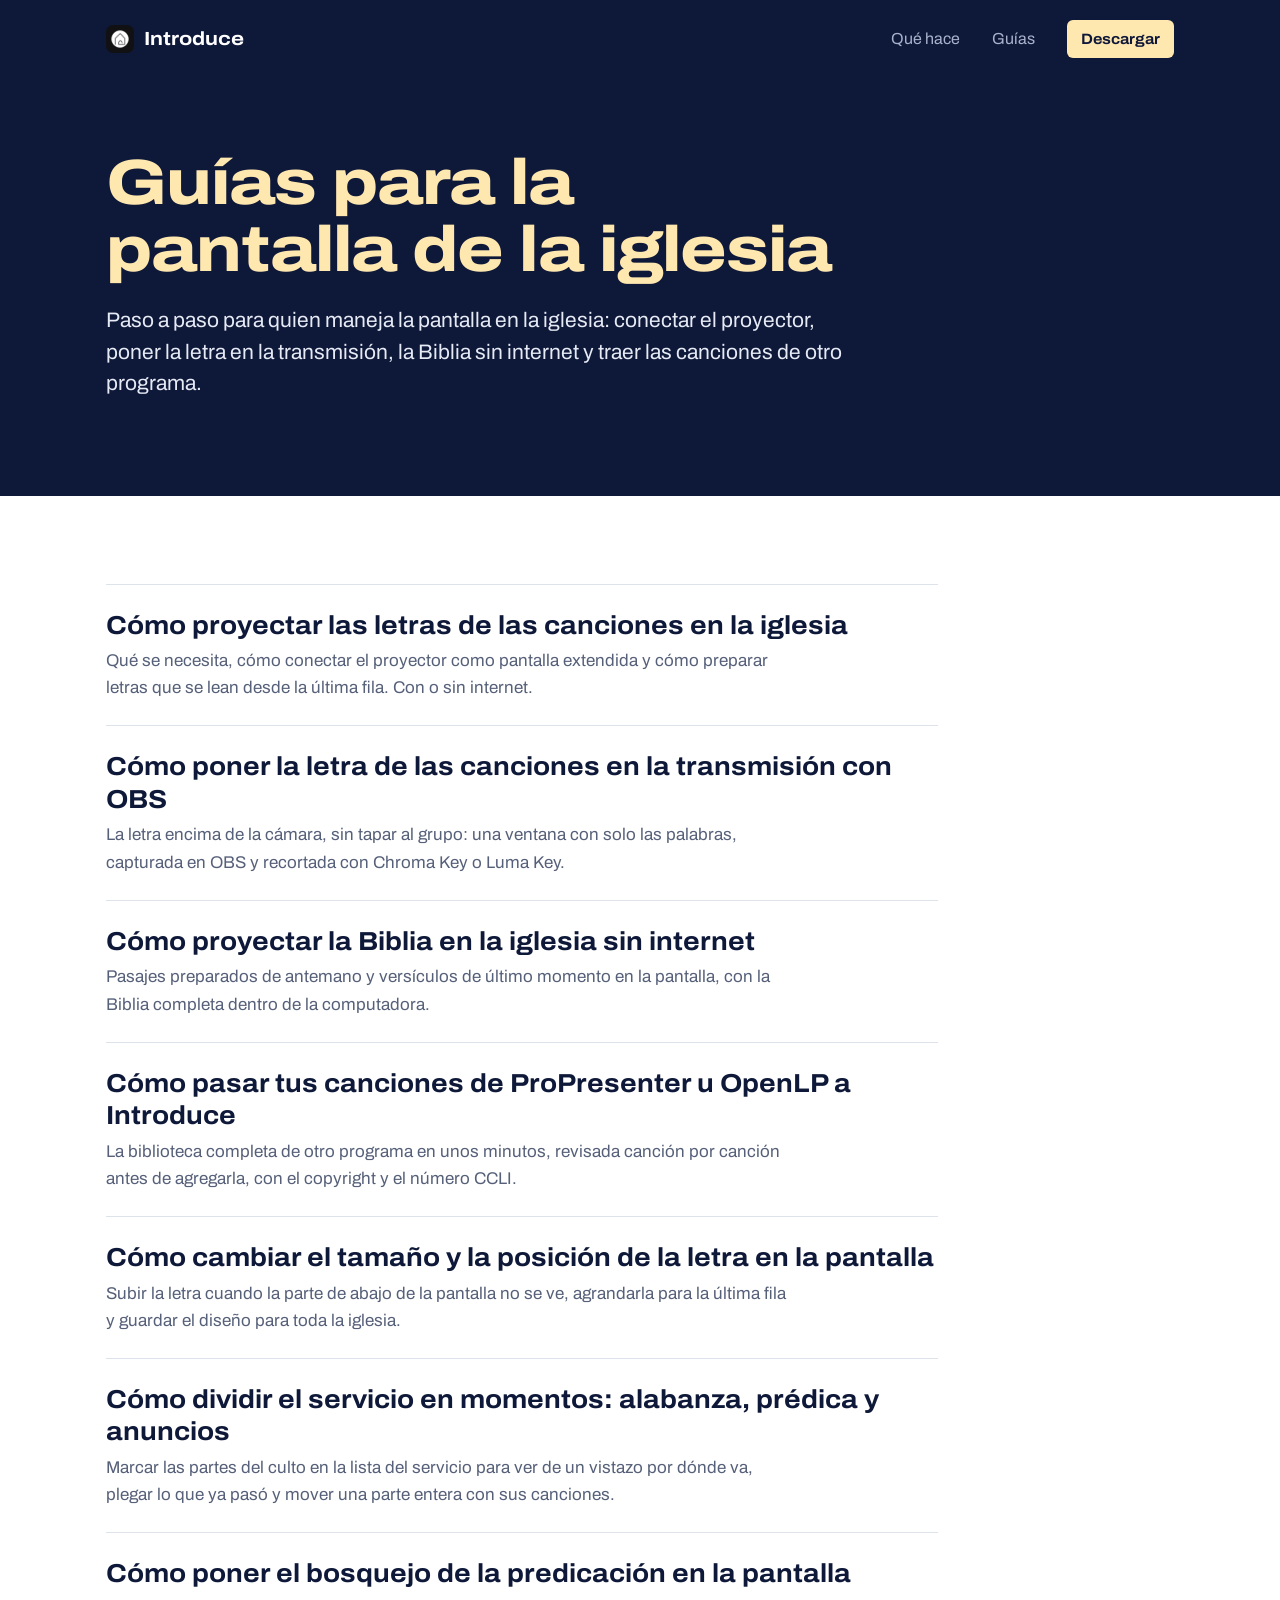
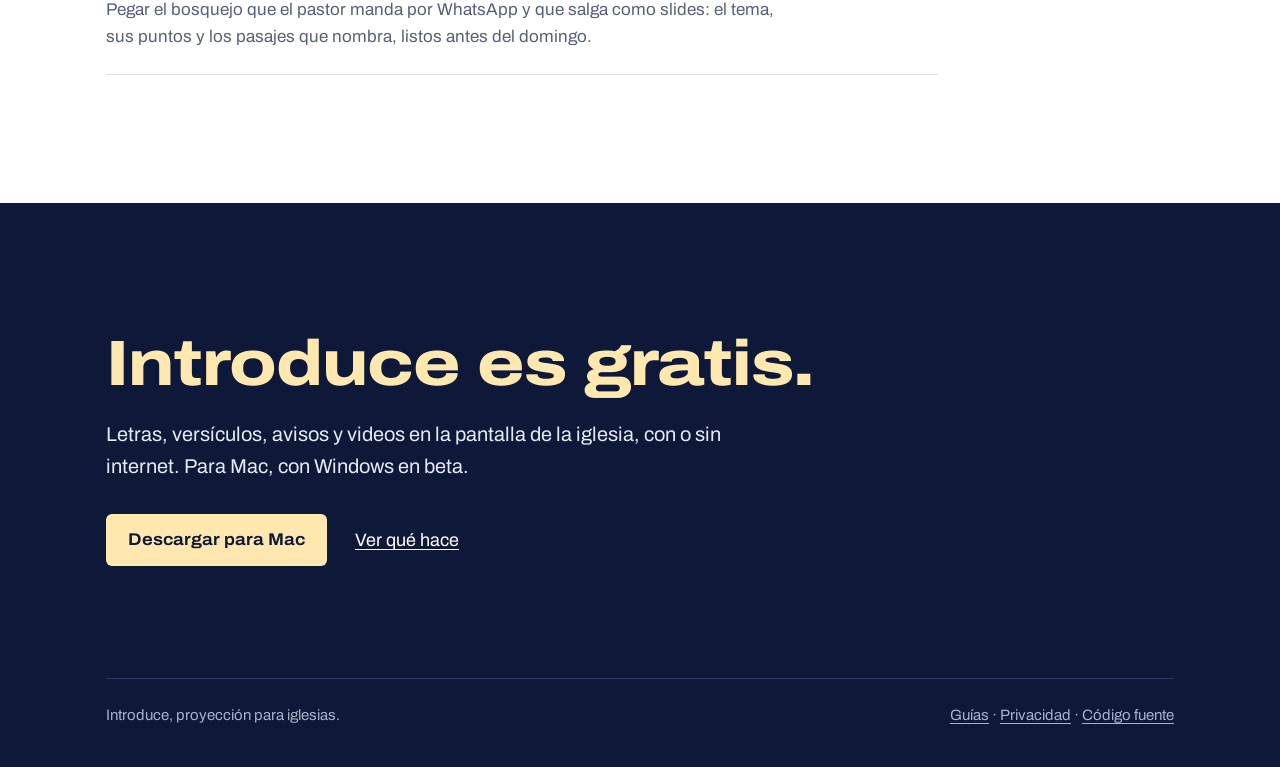
<file: guias/index.html>
<!doctype html>
<html lang="es">
<head>
<meta charset="utf-8">
<meta name="viewport" content="width=device-width, initial-scale=1">
<title>Guías de proyección para iglesias: Introduce</title>
<meta name="description" content="Paso a paso para quien maneja la pantalla en la iglesia: conectar el proyector, poner la letra en la transmisión, la Biblia sin internet y traer las canciones de otro programa.">
<meta name="theme-color" content="#0e1838">
<link rel="canonical" href="https://introducechurch.com/guias/">

<meta property="og:site_name" content="Introduce">
<meta property="og:type" content="article">
<meta property="og:locale" content="es_LA">
<meta property="og:url" content="https://introducechurch.com/guias/">
<meta property="og:title" content="Guías de proyección para iglesias: Introduce">
<meta property="og:description" content="Paso a paso para quien maneja la pantalla en la iglesia: conectar el proyector, poner la letra en la transmisión, la Biblia sin internet y traer las canciones de otro programa.">
<meta property="og:image" content="https://introducechurch.com/assets/og-es.png">
<meta property="og:image:width" content="1200">
<meta property="og:image:height" content="630">
<meta name="twitter:card" content="summary_large_image">

<link rel="icon" type="image/png" sizes="256x256" href="/assets/icon.png">
<link rel="apple-touch-icon" href="/assets/icon-512.png">
<link rel="preconnect" href="https://fonts.googleapis.com">
<link rel="preconnect" href="https://fonts.gstatic.com" crossorigin>
<link href="https://fonts.googleapis.com/css2?family=Archivo:wdth,wght@62..125,100..900&display=swap" rel="stylesheet">
<link rel="stylesheet" href="/styles.css">
<script type="application/ld+json">
{
  "@context": "https://schema.org",
  "@graph": [
    {
      "@type": "CollectionPage",
      "name": "Guías de proyección para iglesias",
      "url": "https://introducechurch.com/guias/",
      "inLanguage": "es",
      "hasPart": [
        {
          "@type": "Article",
          "headline": "Cómo proyectar las letras de las canciones en la iglesia",
          "url": "https://introducechurch.com/guias/proyectar-letras-en-la-iglesia/"
        },
        {
          "@type": "Article",
          "headline": "Cómo poner la letra de las canciones en la transmisión con OBS",
          "url": "https://introducechurch.com/guias/letra-de-las-canciones-en-obs/"
        },
        {
          "@type": "Article",
          "headline": "Cómo proyectar la Biblia en la iglesia sin internet",
          "url": "https://introducechurch.com/guias/biblia-en-pantalla-sin-internet/"
        },
        {
          "@type": "Article",
          "headline": "Cómo pasar tus canciones de ProPresenter u OpenLP a Introduce",
          "url": "https://introducechurch.com/guias/de-propresenter-a-introduce/"
        },
        {
          "@type": "Article",
          "headline": "Cómo cambiar el tamaño y la posición de la letra en la pantalla",
          "url": "https://introducechurch.com/guias/disenos-de-letra/"
        },
        {
          "@type": "Article",
          "headline": "Cómo dividir el servicio en momentos: alabanza, prédica y anuncios",
          "url": "https://introducechurch.com/guias/momentos-del-servicio/"
        },
        {
          "@type": "Article",
          "headline": "Cómo poner el bosquejo de la predicación en la pantalla",
          "url": "https://introducechurch.com/guias/bosquejo-de-la-predicacion/"
        }
      ]
    },
    {
      "@type": "BreadcrumbList",
      "itemListElement": [
        {
          "@type": "ListItem",
          "position": 1,
          "name": "Introduce",
          "item": "https://introducechurch.com/"
        },
        {
          "@type": "ListItem",
          "position": 2,
          "name": "Guías",
          "item": "https://introducechurch.com/guias/"
        }
      ]
    }
  ]
}
</script>
</head>
<body>

<a class="saltar" href="#contenido">Saltar al contenido</a>

<header class="cabecera">
  <div class="contenedor">
    <a class="marca" href="/">
      <img src="/assets/icon.png" alt="" width="28" height="28">
      <span>Introduce</span>
    </a>
    <nav aria-label="Principal">
      <a class="opcional" href="/#domingo">Qué hace</a>
      <a href="/guias/">Guías</a>
      <a class="boton boton-luz" href="/#descargar">Descargar</a>
    </nav>
  </div>
</header>

<main id="contenido">

  <section class="guia-cabeza">
    <div class="contenedor">
      <h1>Guías para la pantalla de la iglesia</h1>
      <p class="resumen">Paso a paso para quien maneja la pantalla en la iglesia: conectar el proyector, poner la letra en la transmisión, la Biblia sin internet y traer las canciones de otro programa.</p>
    </div>
  </section>

  <section class="guias-portada" aria-label="Guías">
    <div class="contenedor">
      <ul class="lista-guias" style="margin-top: clamp(48px, 7vw, 88px)">
          <li><a href="/guias/proyectar-letras-en-la-iglesia/"><span class="titulo">Cómo proyectar las letras de las canciones en la iglesia</span><span class="de-que-trata">Qué se necesita, cómo conectar el proyector como pantalla extendida y cómo preparar letras que se lean desde la última fila. Con o sin internet.</span></a></li>
          <li><a href="/guias/letra-de-las-canciones-en-obs/"><span class="titulo">Cómo poner la letra de las canciones en la transmisión con OBS</span><span class="de-que-trata">La letra encima de la cámara, sin tapar al grupo: una ventana con solo las palabras, capturada en OBS y recortada con Chroma Key o Luma Key.</span></a></li>
          <li><a href="/guias/biblia-en-pantalla-sin-internet/"><span class="titulo">Cómo proyectar la Biblia en la iglesia sin internet</span><span class="de-que-trata">Pasajes preparados de antemano y versículos de último momento en la pantalla, con la Biblia completa dentro de la computadora.</span></a></li>
          <li><a href="/guias/de-propresenter-a-introduce/"><span class="titulo">Cómo pasar tus canciones de ProPresenter u OpenLP a Introduce</span><span class="de-que-trata">La biblioteca completa de otro programa en unos minutos, revisada canción por canción antes de agregarla, con el copyright y el número CCLI.</span></a></li>
          <li><a href="/guias/disenos-de-letra/"><span class="titulo">Cómo cambiar el tamaño y la posición de la letra en la pantalla</span><span class="de-que-trata">Subir la letra cuando la parte de abajo de la pantalla no se ve, agrandarla para la última fila y guardar el diseño para toda la iglesia.</span></a></li>
          <li><a href="/guias/momentos-del-servicio/"><span class="titulo">Cómo dividir el servicio en momentos: alabanza, prédica y anuncios</span><span class="de-que-trata">Marcar las partes del culto en la lista del servicio para ver de un vistazo por dónde va, plegar lo que ya pasó y mover una parte entera con sus canciones.</span></a></li>
          <li><a href="/guias/bosquejo-de-la-predicacion/"><span class="titulo">Cómo poner el bosquejo de la predicación en la pantalla</span><span class="de-que-trata">Pegar el bosquejo que el pastor manda por WhatsApp y que salga como slides: el tema, sus puntos y los pasajes que nombra, listos antes del domingo.</span></a></li>
      </ul>
    </div>
  </section>

  <section class="cierre" aria-labelledby="cierre-titulo">
    <div class="contenedor">
      <h2 id="cierre-titulo">Introduce es gratis.</h2>
      <p>
        Letras, versículos, avisos y videos en la pantalla de la iglesia, con o
        sin internet. Para Mac, con Windows en beta.
      </p>
      <div class="acciones">
        <a class="boton boton-luz" href="/descargar/mac" rel="nofollow">Descargar para Mac</a>
        <a href="/">Ver qué hace</a>
      </div>

      <footer class="pie">
        <p>Introduce, proyección para iglesias.</p>
        <p><a href="/guias/">Guías</a> · <a href="/privacidad/">Privacidad</a> · <a href="https://github.com/steven230500/introduce-church">Código fuente</a></p>
      </footer>
    </div>
  </section>

</main>

</body>
</html>
</file>
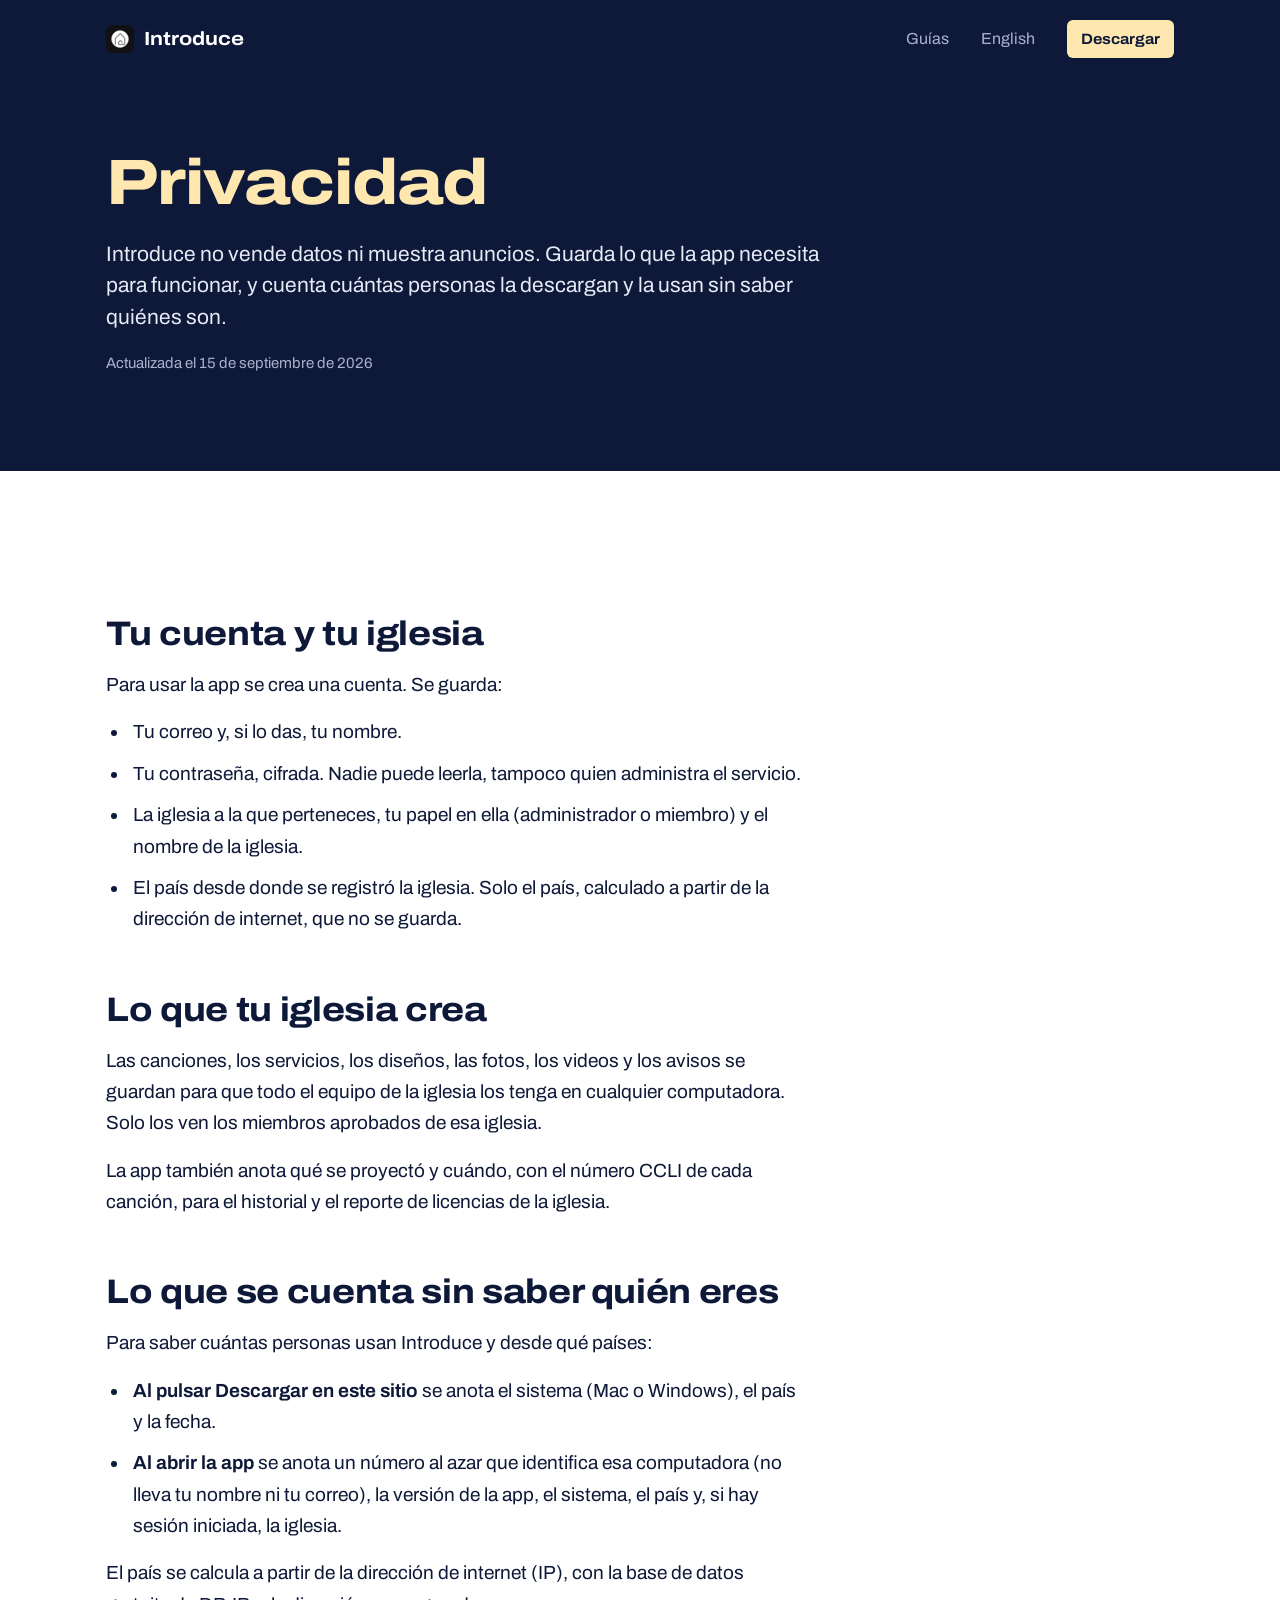
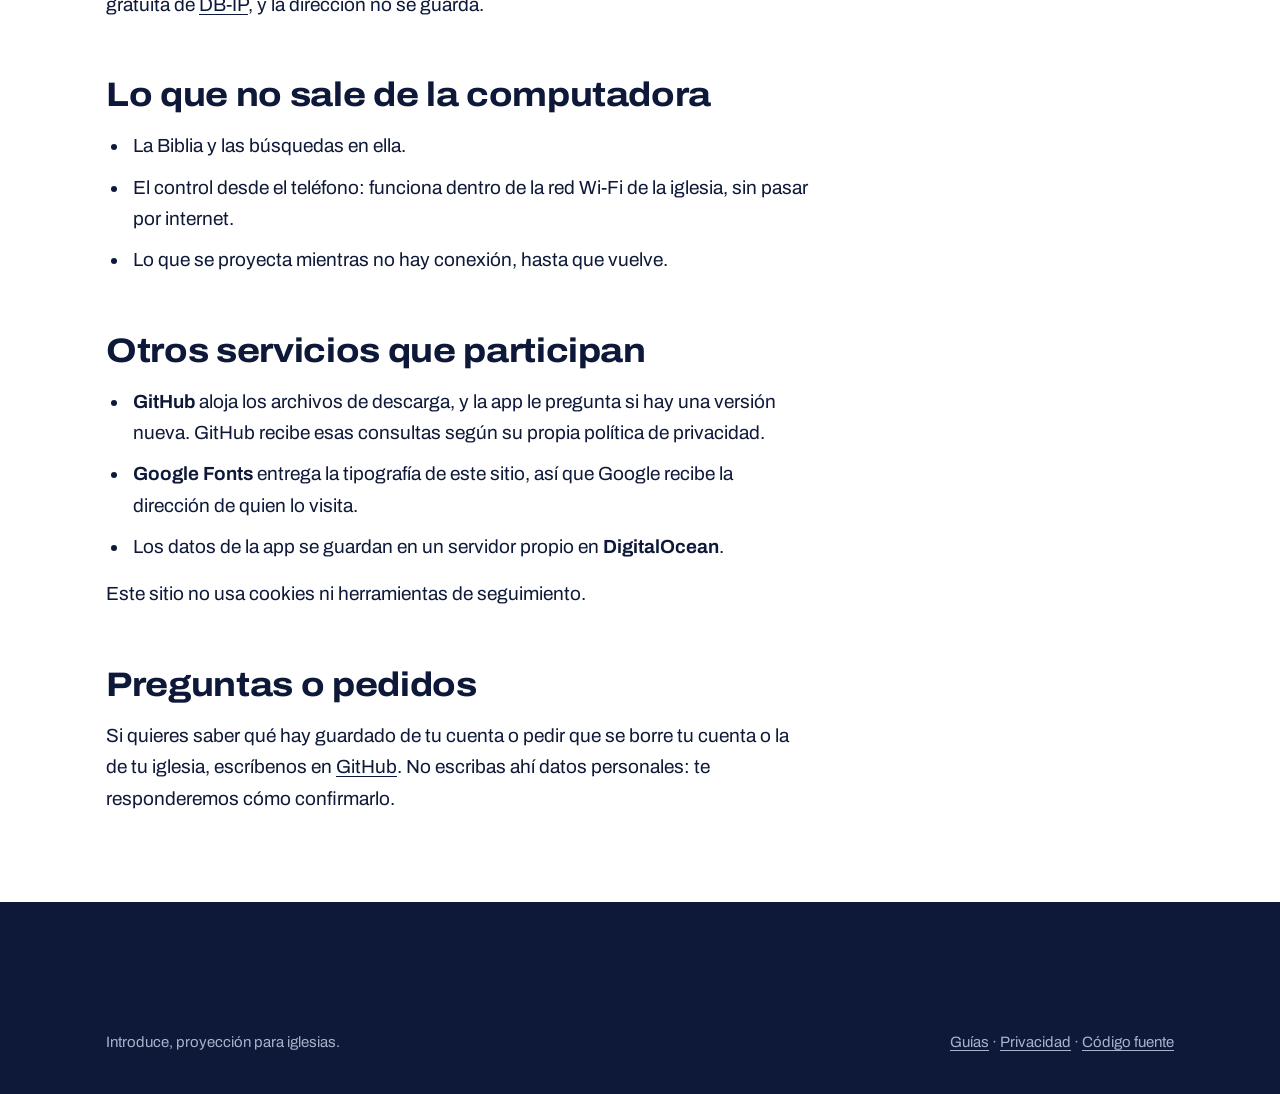
<file: privacidad/index.html>
<!doctype html>
<html lang="es">
<head>
<meta charset="utf-8">
<meta name="viewport" content="width=device-width, initial-scale=1">
<title>Privacidad: Introduce</title>
<meta name="description" content="Qué datos guarda Introduce, para qué, y qué cuenta sin saber quién eres.">
<meta name="theme-color" content="#0e1838">
<link rel="canonical" href="https://introducechurch.com/privacidad/">
<link rel="alternate" hreflang="es" href="https://introducechurch.com/privacidad/">
<link rel="alternate" hreflang="en" href="https://introducechurch.com/en/privacy/">

<link rel="icon" type="image/png" sizes="256x256" href="/assets/icon.png">
<link rel="apple-touch-icon" href="/assets/icon-512.png">
<link rel="preconnect" href="https://fonts.googleapis.com">
<link rel="preconnect" href="https://fonts.gstatic.com" crossorigin>
<link href="https://fonts.googleapis.com/css2?family=Archivo:wdth,wght@62..125,100..900&display=swap" rel="stylesheet">
<link rel="stylesheet" href="/styles.css">
</head>
<body>

<a class="saltar" href="#contenido">Saltar al contenido</a>

<header class="cabecera">
  <div class="contenedor">
    <a class="marca" href="/">
      <img src="/assets/icon.png" alt="" width="28" height="28">
      <span>Introduce</span>
    </a>
    <nav aria-label="Principal">
      <a class="opcional" href="/guias/">Guías</a>
      <a href="/en/privacy/" hreflang="en" lang="en">English</a>
      <a class="boton boton-luz" href="/#descargar">Descargar</a>
    </nav>
  </div>
</header>

<main id="contenido">

  <section class="guia-cabeza">
    <div class="contenedor">
      <h1>Privacidad</h1>
      <p class="resumen">Introduce no vende datos ni muestra anuncios. Guarda lo que la app necesita para funcionar, y cuenta cuántas personas la descargan y la usan sin saber quiénes son.</p>
      <p class="fecha">Actualizada el 15 de septiembre de 2026</p>
    </div>
  </section>

  <div class="contenedor">
    <article class="guia-cuerpo">

<h2>Tu cuenta y tu iglesia</h2>
<p>Para usar la app se crea una cuenta. Se guarda:</p>
<ul>
<li>Tu correo y, si lo das, tu nombre.</li>
<li>Tu contraseña, cifrada. Nadie puede leerla, tampoco quien administra el servicio.</li>
<li>La iglesia a la que perteneces, tu papel en ella (administrador o miembro) y el nombre de la iglesia.</li>
<li>El país desde donde se registró la iglesia. Solo el país, calculado a partir de la dirección de internet, que no se guarda.</li>
</ul>

<h2>Lo que tu iglesia crea</h2>
<p>Las canciones, los servicios, los diseños, las fotos, los videos y los avisos se guardan para que todo el equipo de la iglesia los tenga en cualquier computadora. Solo los ven los miembros aprobados de esa iglesia.</p>
<p>La app también anota qué se proyectó y cuándo, con el número CCLI de cada canción, para el historial y el reporte de licencias de la iglesia.</p>

<h2>Lo que se cuenta sin saber quién eres</h2>
<p>Para saber cuántas personas usan Introduce y desde qué países:</p>
<ul>
<li><strong>Al pulsar Descargar en este sitio</strong> se anota el sistema (Mac o Windows), el país y la fecha.</li>
<li><strong>Al abrir la app</strong> se anota un número al azar que identifica esa computadora (no lleva tu nombre ni tu correo), la versión de la app, el sistema, el país y, si hay sesión iniciada, la iglesia.</li>
</ul>
<p>El país se calcula a partir de la dirección de internet (IP), con la base de datos gratuita de <a href="https://db-ip.com">DB-IP</a>, y la dirección no se guarda.</p>

<h2>Lo que no sale de la computadora</h2>
<ul>
<li>La Biblia y las búsquedas en ella.</li>
<li>El control desde el teléfono: funciona dentro de la red Wi-Fi de la iglesia, sin pasar por internet.</li>
<li>Lo que se proyecta mientras no hay conexión, hasta que vuelve.</li>
</ul>

<h2>Otros servicios que participan</h2>
<ul>
<li><strong>GitHub</strong> aloja los archivos de descarga, y la app le pregunta si hay una versión nueva. GitHub recibe esas consultas según su propia política de privacidad.</li>
<li><strong>Google Fonts</strong> entrega la tipografía de este sitio, así que Google recibe la dirección de quien lo visita.</li>
<li>Los datos de la app se guardan en un servidor propio en <strong>DigitalOcean</strong>.</li>
</ul>
<p>Este sitio no usa cookies ni herramientas de seguimiento.</p>

<h2>Preguntas o pedidos</h2>
<p>Si quieres saber qué hay guardado de tu cuenta o pedir que se borre tu cuenta o la de tu iglesia, escríbenos en <a href="https://github.com/steven230500/introduce-church/issues">GitHub</a>. No escribas ahí datos personales: te responderemos cómo confirmarlo.</p>

    </article>
  </div>

  <section class="cierre" aria-label="Pie de página">
    <div class="contenedor">
      <footer class="pie" style="margin-top: 0; border-top: 0; padding-top: 0">
        <p>Introduce, proyección para iglesias.</p>
        <p><a href="/guias/">Guías</a> · <a href="/privacidad/">Privacidad</a> · <a href="https://github.com/steven230500/introduce-church">Código fuente</a></p>
      </footer>
    </div>
  </section>

</main>

</body>
</html>
</file>
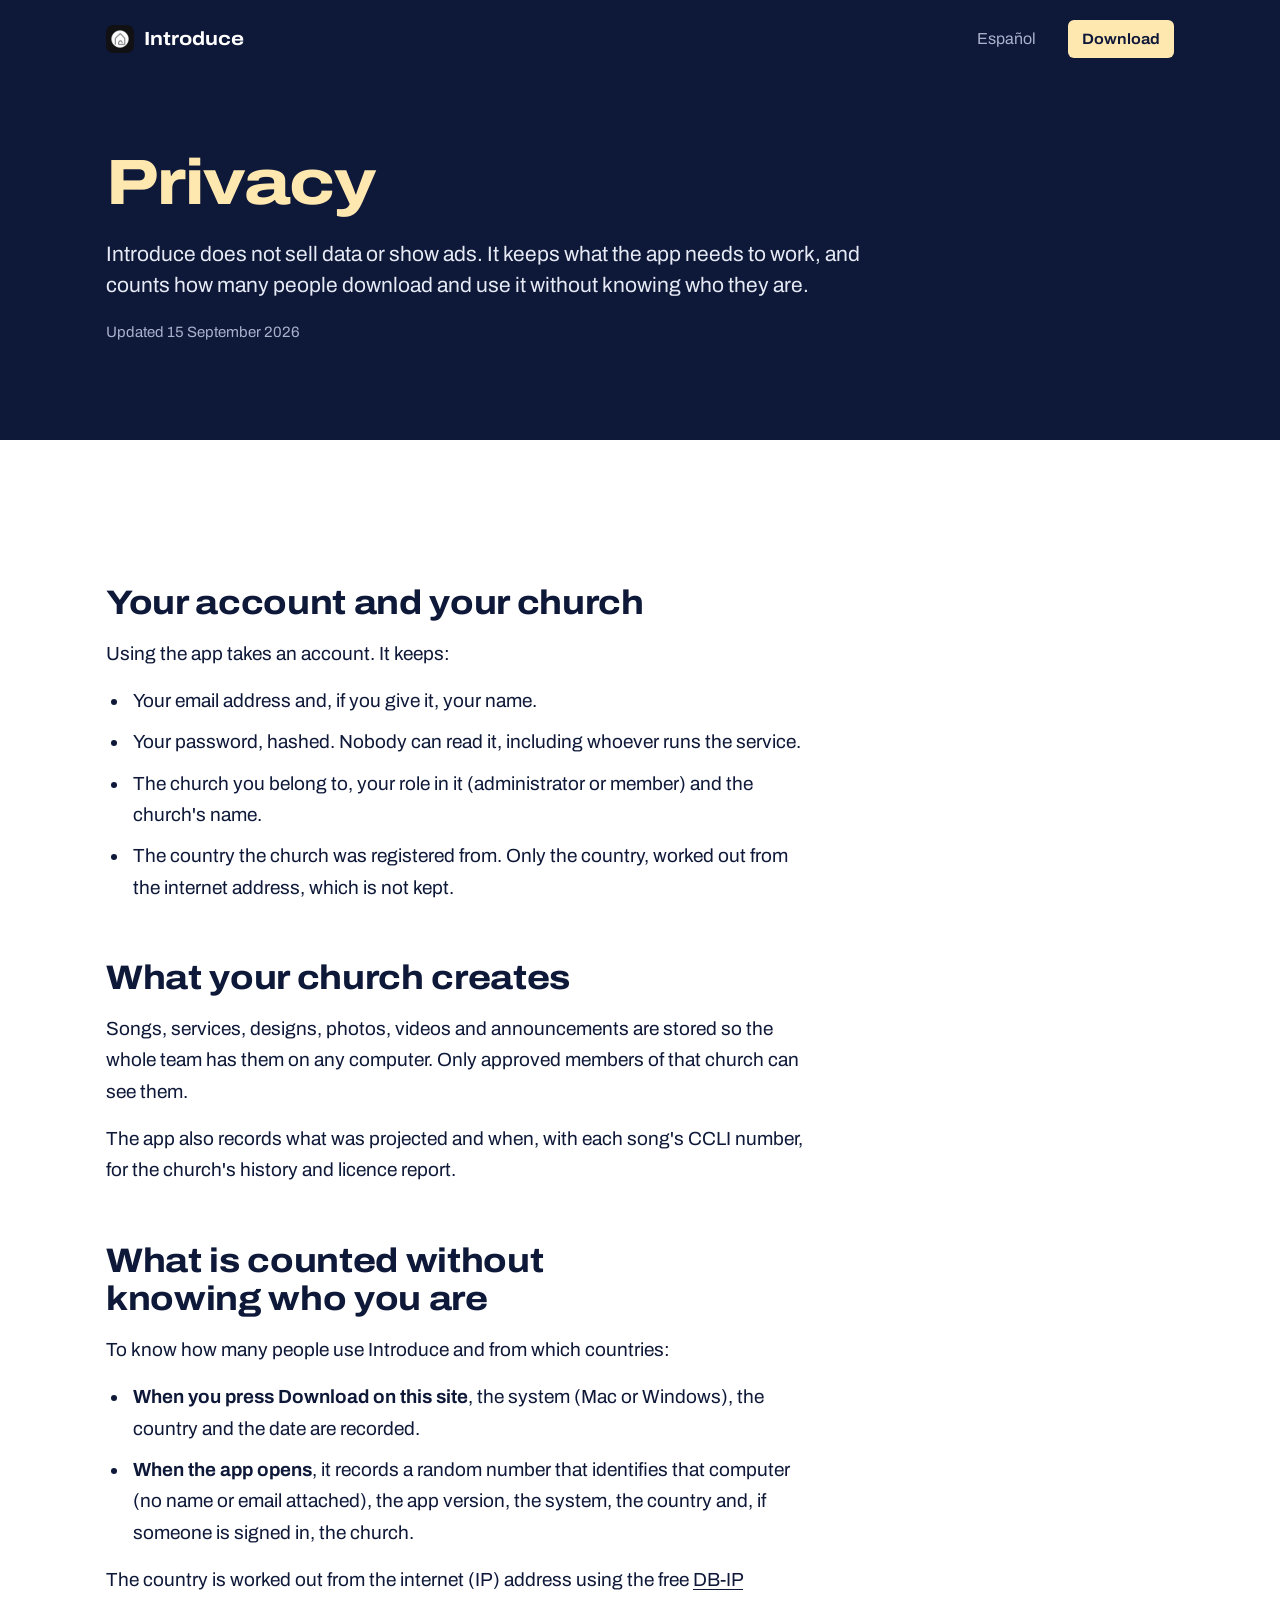
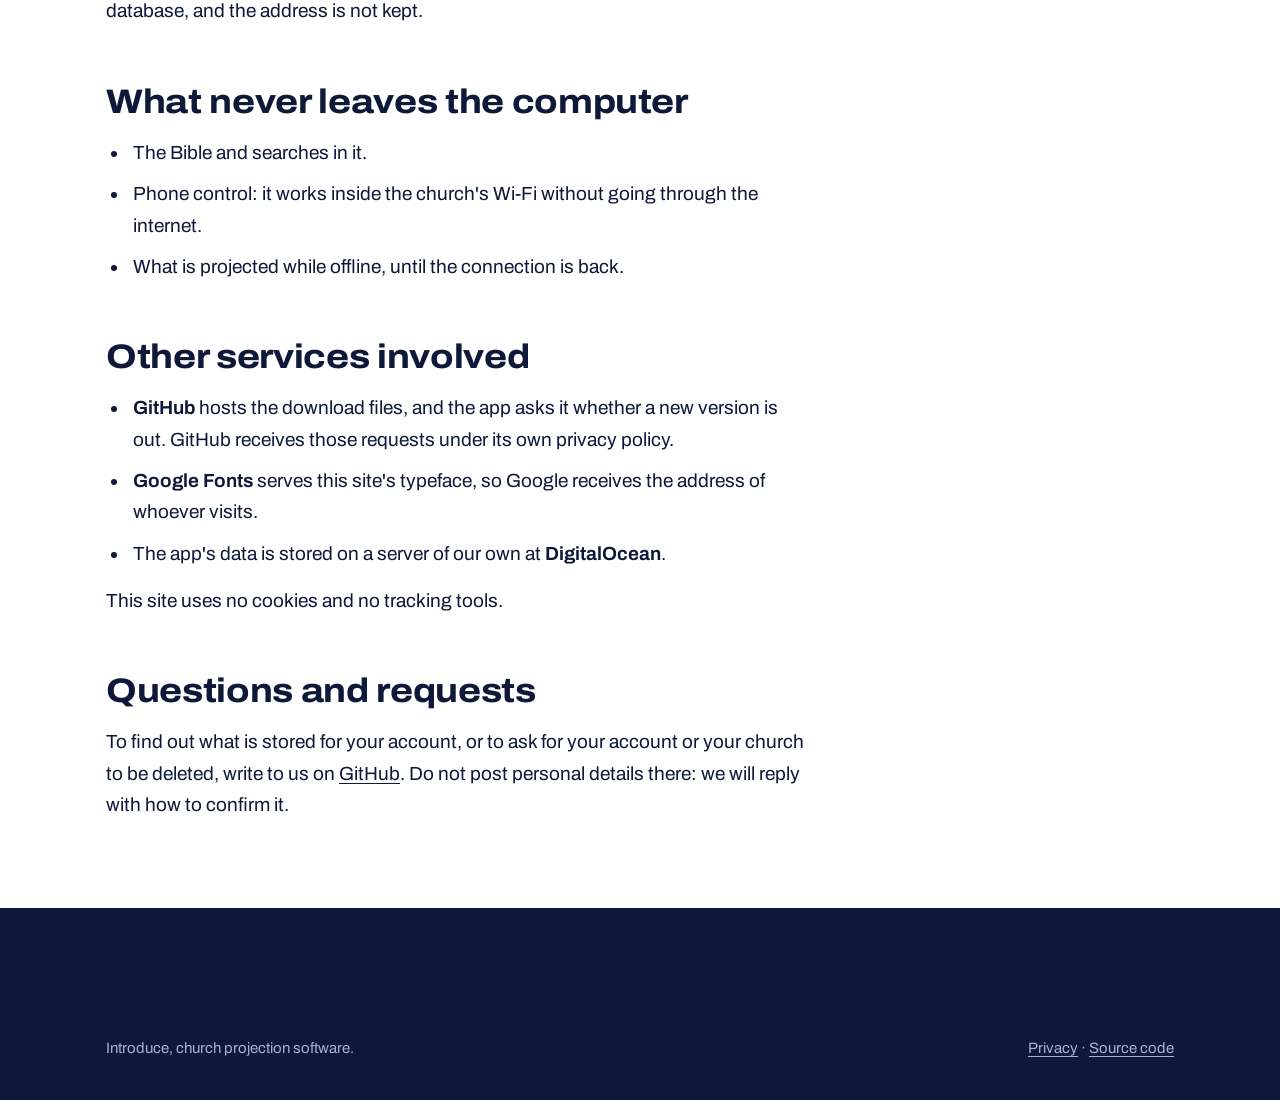
<file: en/privacy/index.html>
<!doctype html>
<html lang="en">
<head>
<meta charset="utf-8">
<meta name="viewport" content="width=device-width, initial-scale=1">
<title>Privacy: Introduce</title>
<meta name="description" content="What data Introduce keeps, what for, and what it counts without knowing who you are.">
<meta name="theme-color" content="#0e1838">
<link rel="canonical" href="https://introducechurch.com/en/privacy/">
<link rel="alternate" hreflang="es" href="https://introducechurch.com/privacidad/">
<link rel="alternate" hreflang="en" href="https://introducechurch.com/en/privacy/">

<link rel="icon" type="image/png" sizes="256x256" href="/assets/icon.png">
<link rel="apple-touch-icon" href="/assets/icon-512.png">
<link rel="preconnect" href="https://fonts.googleapis.com">
<link rel="preconnect" href="https://fonts.gstatic.com" crossorigin>
<link href="https://fonts.googleapis.com/css2?family=Archivo:wdth,wght@62..125,100..900&display=swap" rel="stylesheet">
<link rel="stylesheet" href="/styles.css">
</head>
<body>

<a class="saltar" href="#content">Skip to content</a>

<header class="cabecera">
  <div class="contenedor">
    <a class="marca" href="/en/">
      <img src="/assets/icon.png" alt="" width="28" height="28">
      <span>Introduce</span>
    </a>
    <nav aria-label="Main">
      <a href="/privacidad/" hreflang="es" lang="es">Español</a>
      <a class="boton boton-luz" href="/en/#download">Download</a>
    </nav>
  </div>
</header>

<main id="content">

  <section class="guia-cabeza">
    <div class="contenedor">
      <h1>Privacy</h1>
      <p class="resumen">Introduce does not sell data or show ads. It keeps what the app needs to work, and counts how many people download and use it without knowing who they are.</p>
      <p class="fecha">Updated 15 September 2026</p>
    </div>
  </section>

  <div class="contenedor">
    <article class="guia-cuerpo">

<h2>Your account and your church</h2>
<p>Using the app takes an account. It keeps:</p>
<ul>
<li>Your email address and, if you give it, your name.</li>
<li>Your password, hashed. Nobody can read it, including whoever runs the service.</li>
<li>The church you belong to, your role in it (administrator or member) and the church's name.</li>
<li>The country the church was registered from. Only the country, worked out from the internet address, which is not kept.</li>
</ul>

<h2>What your church creates</h2>
<p>Songs, services, designs, photos, videos and announcements are stored so the whole team has them on any computer. Only approved members of that church can see them.</p>
<p>The app also records what was projected and when, with each song's CCLI number, for the church's history and licence report.</p>

<h2>What is counted without knowing who you are</h2>
<p>To know how many people use Introduce and from which countries:</p>
<ul>
<li><strong>When you press Download on this site</strong>, the system (Mac or Windows), the country and the date are recorded.</li>
<li><strong>When the app opens</strong>, it records a random number that identifies that computer (no name or email attached), the app version, the system, the country and, if someone is signed in, the church.</li>
</ul>
<p>The country is worked out from the internet (IP) address using the free <a href="https://db-ip.com">DB-IP</a> database, and the address is not kept.</p>

<h2>What never leaves the computer</h2>
<ul>
<li>The Bible and searches in it.</li>
<li>Phone control: it works inside the church's Wi-Fi without going through the internet.</li>
<li>What is projected while offline, until the connection is back.</li>
</ul>

<h2>Other services involved</h2>
<ul>
<li><strong>GitHub</strong> hosts the download files, and the app asks it whether a new version is out. GitHub receives those requests under its own privacy policy.</li>
<li><strong>Google Fonts</strong> serves this site's typeface, so Google receives the address of whoever visits.</li>
<li>The app's data is stored on a server of our own at <strong>DigitalOcean</strong>.</li>
</ul>
<p>This site uses no cookies and no tracking tools.</p>

<h2>Questions and requests</h2>
<p>To find out what is stored for your account, or to ask for your account or your church to be deleted, write to us on <a href="https://github.com/steven230500/introduce-church/issues">GitHub</a>. Do not post personal details there: we will reply with how to confirm it.</p>

    </article>
  </div>

  <section class="cierre" aria-label="Footer">
    <div class="contenedor">
      <footer class="pie" style="margin-top: 0; border-top: 0; padding-top: 0">
        <p>Introduce, church projection software.</p>
        <p><a href="/en/privacy/">Privacy</a> · <a href="https://github.com/steven230500/introduce-church">Source code</a></p>
      </footer>
    </div>
  </section>

</main>

</body>
</html>
</file>
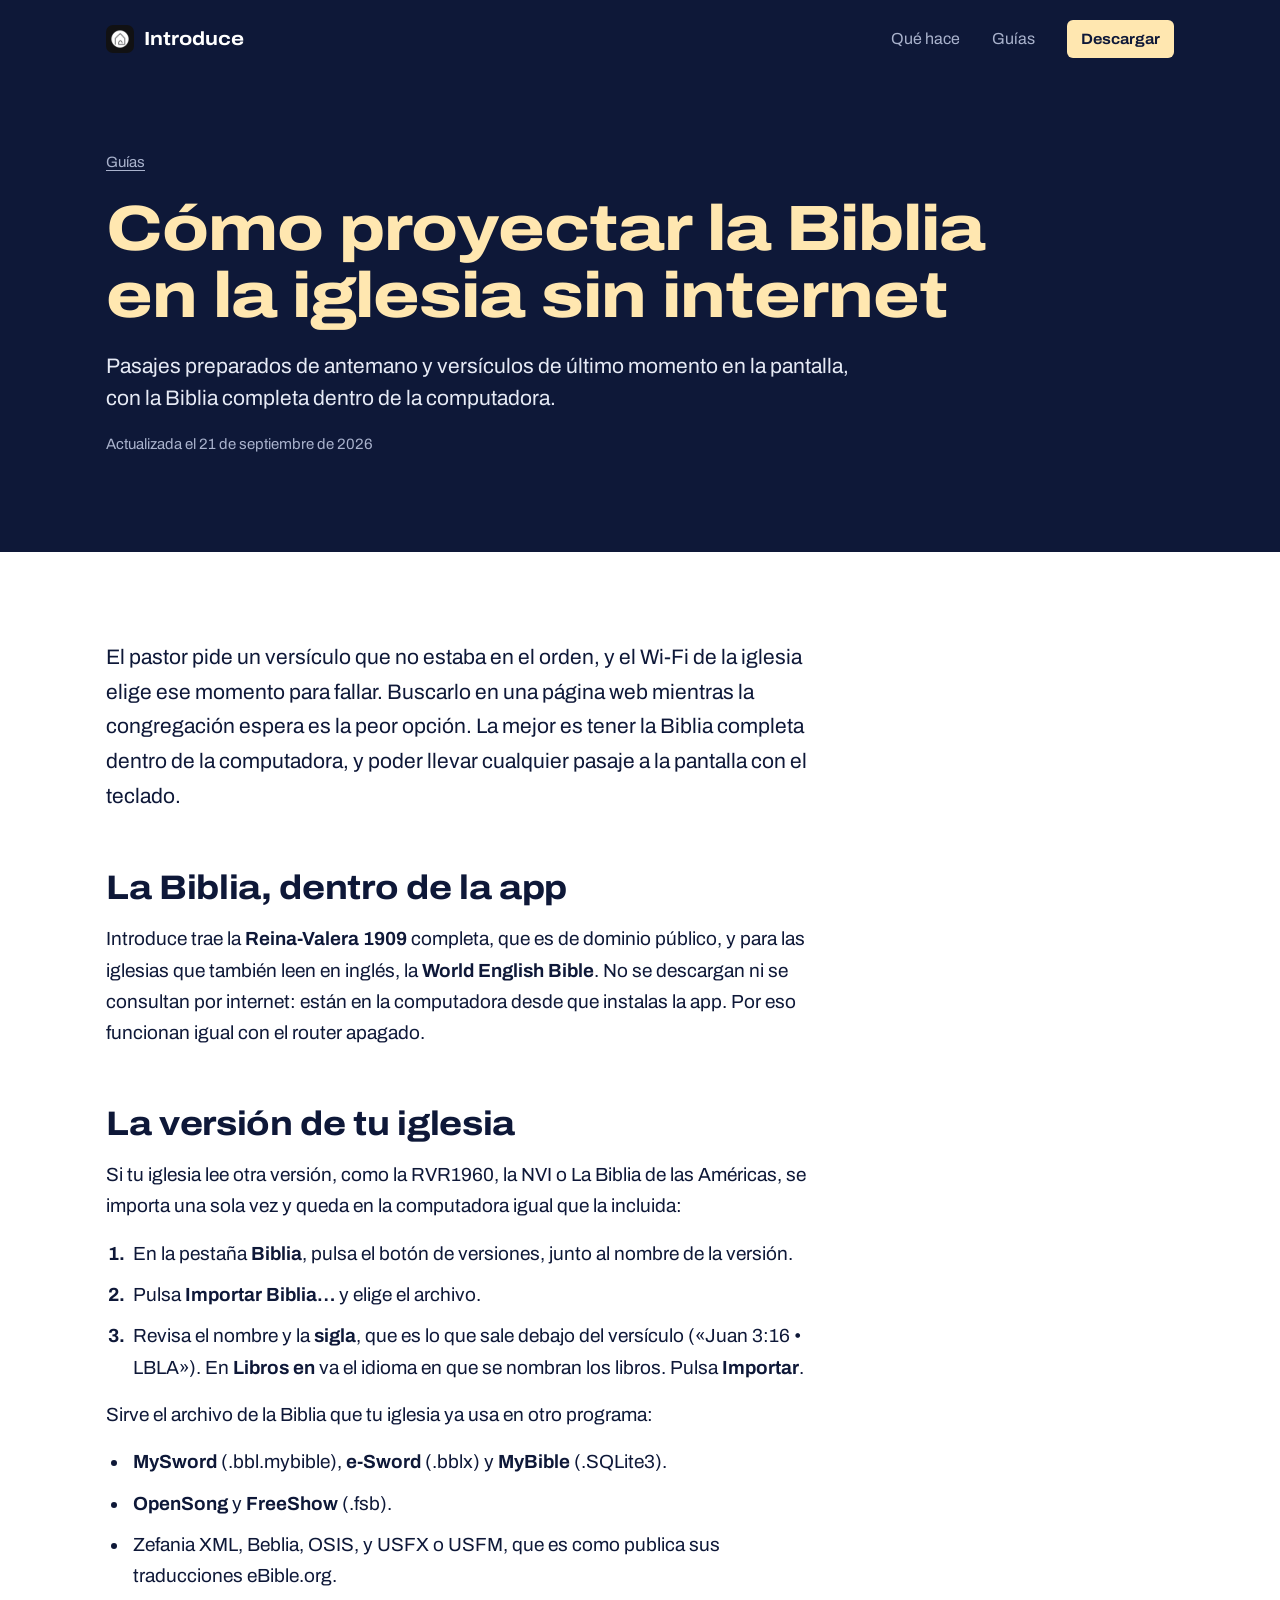
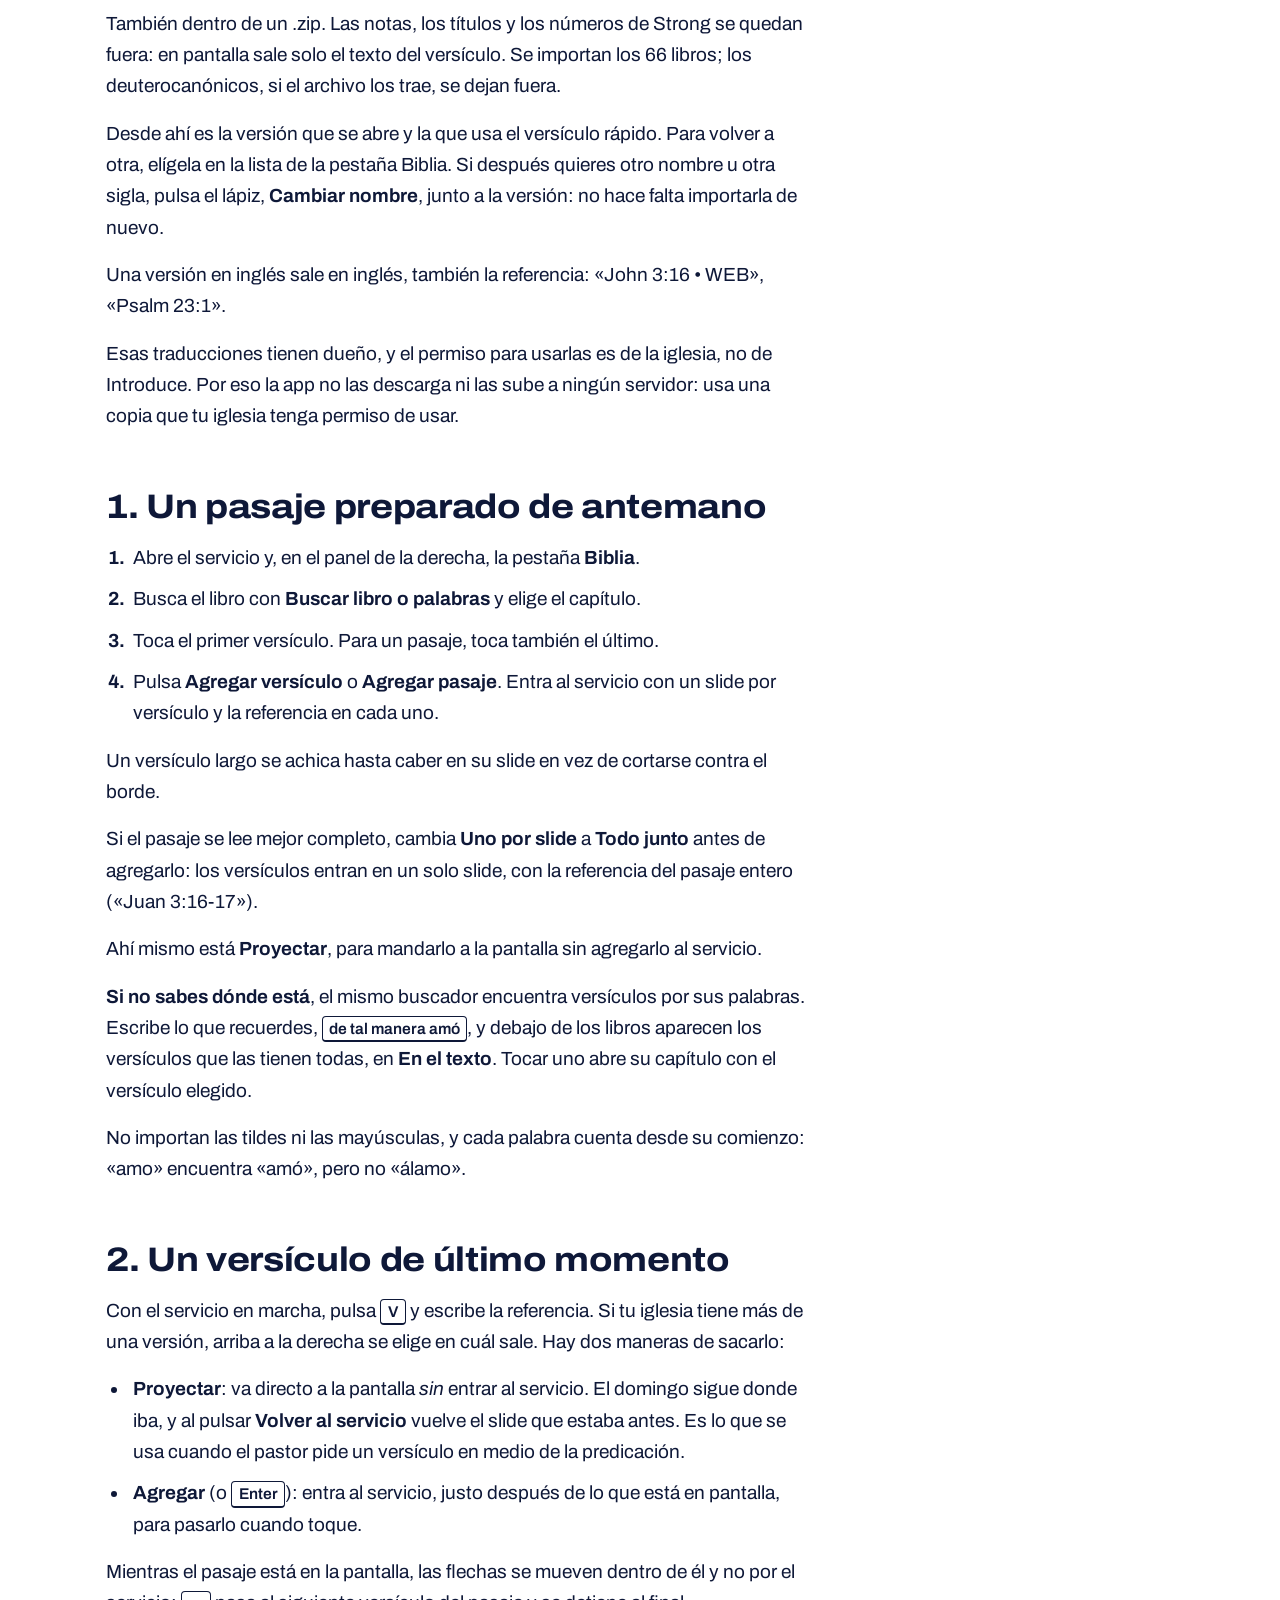
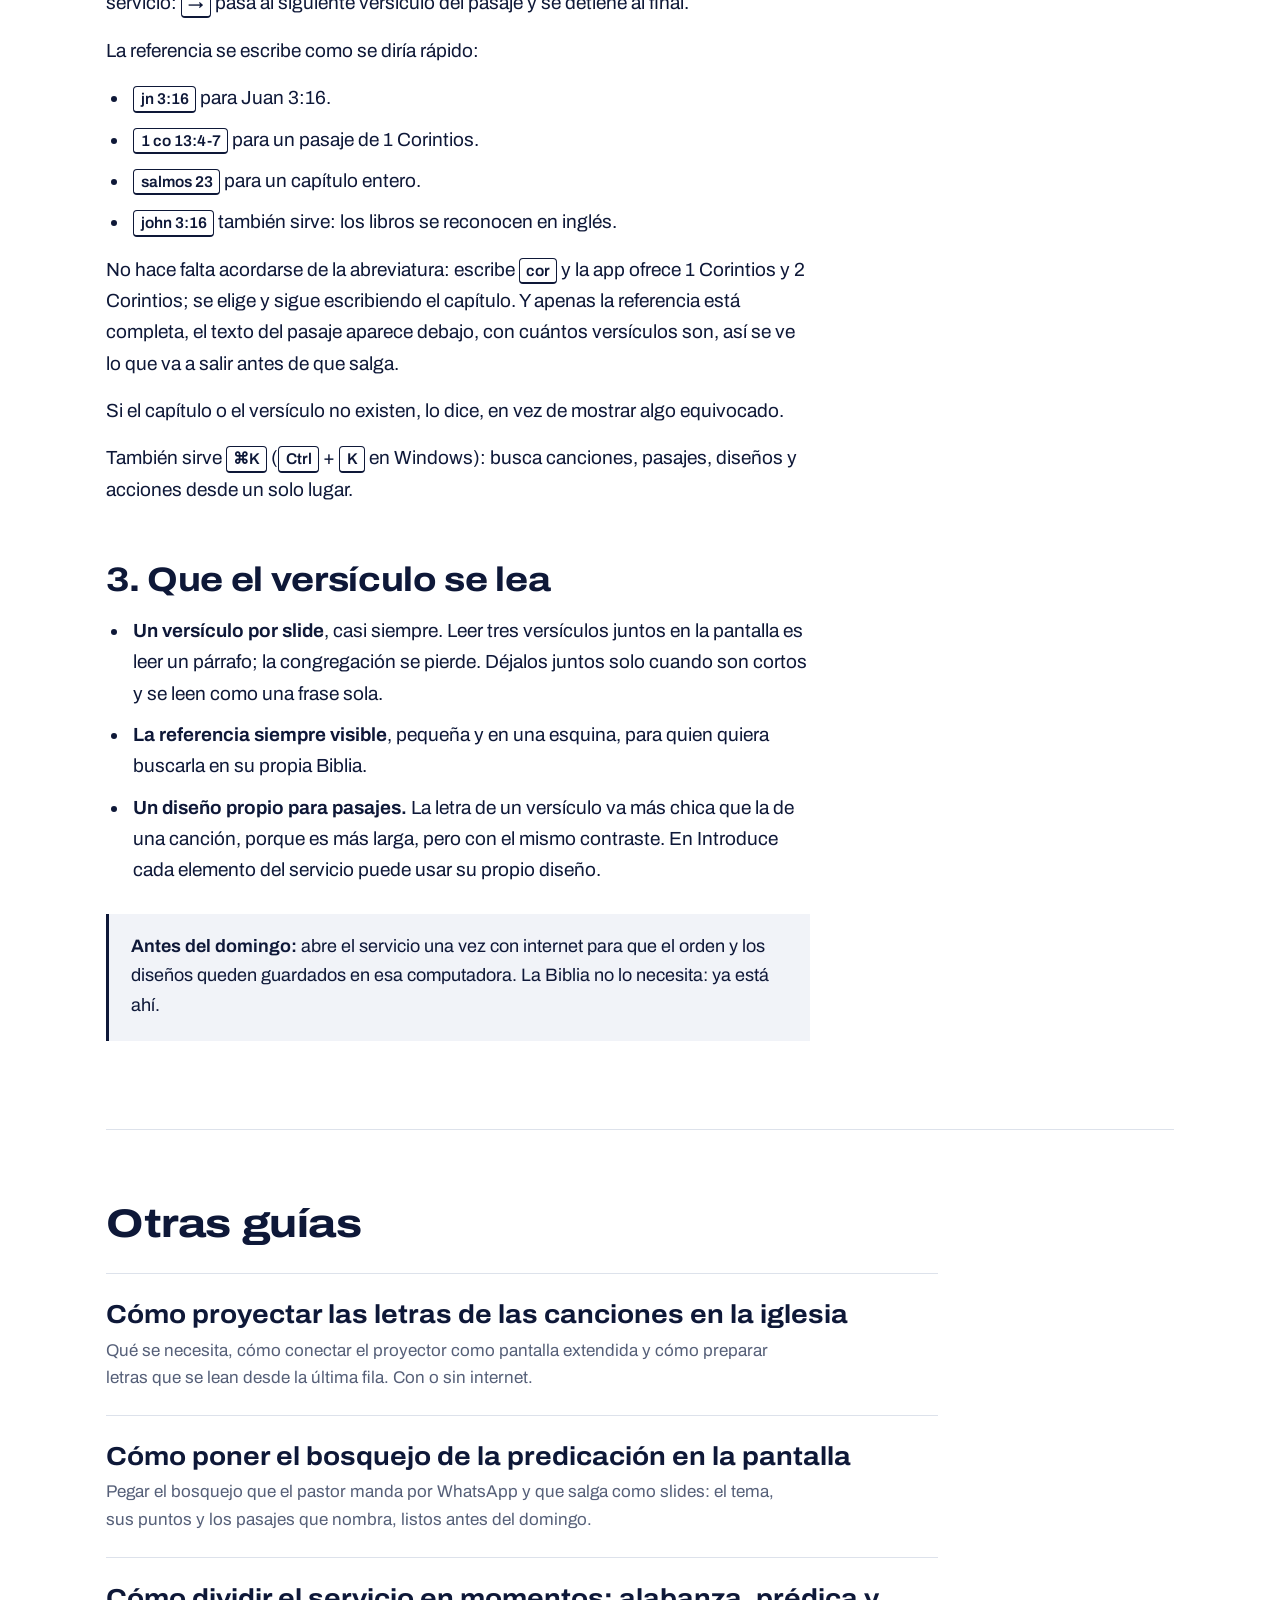
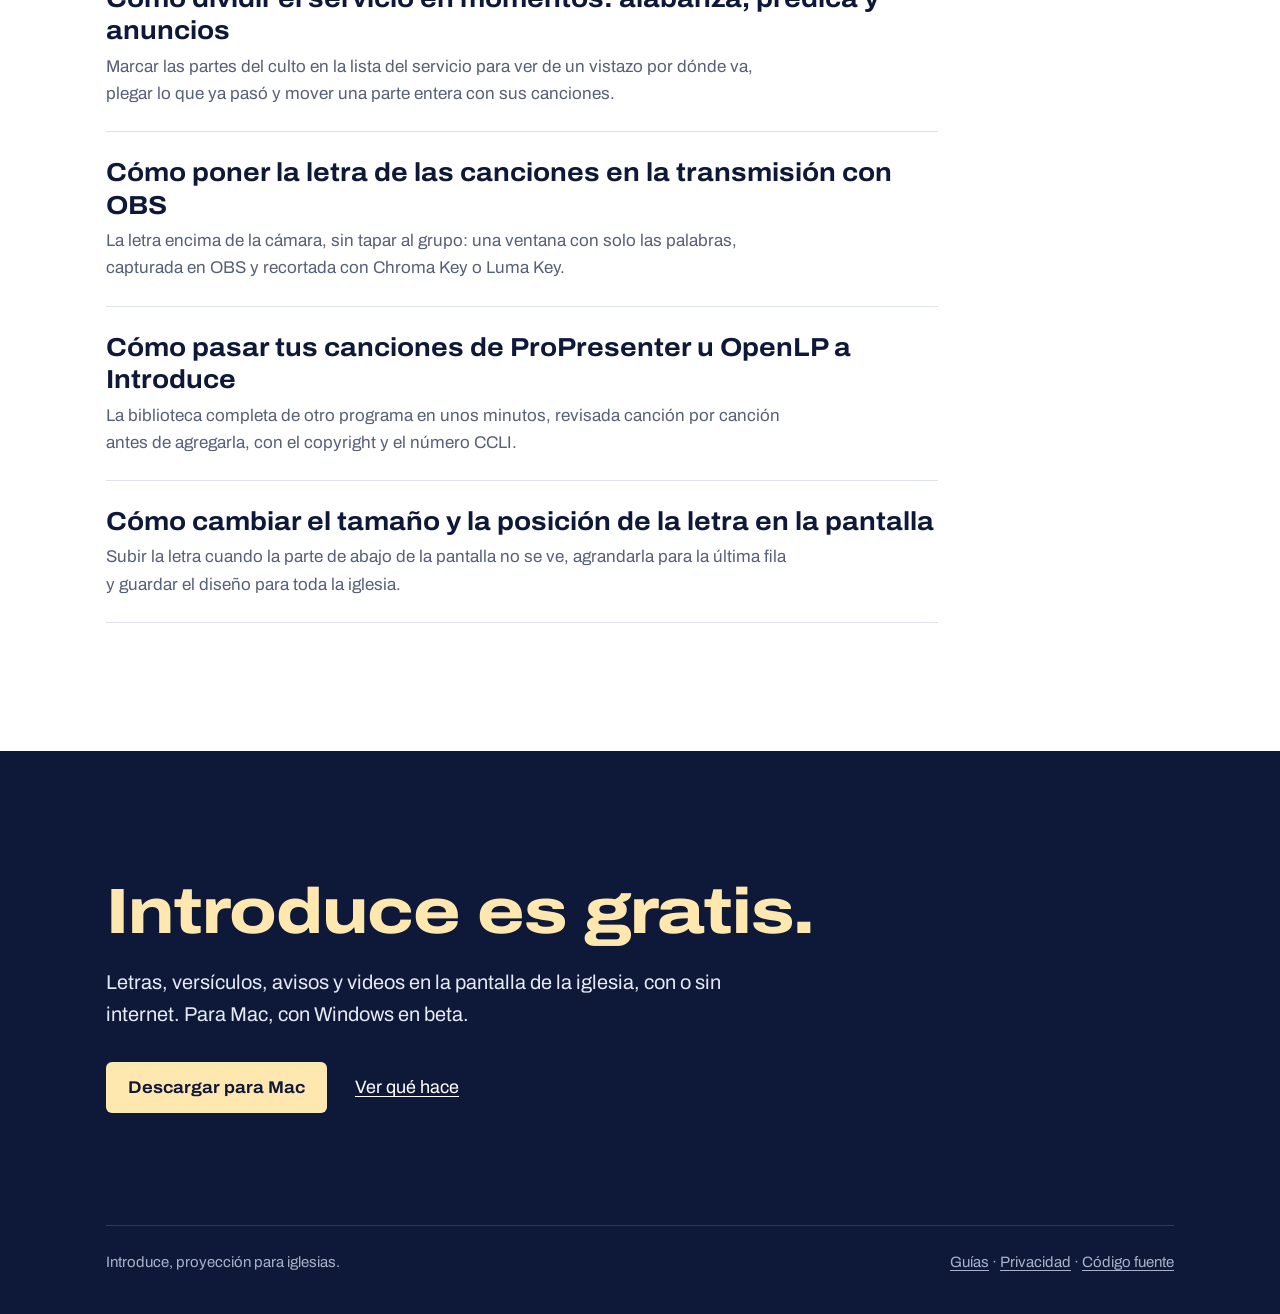
<file: guias/biblia-en-pantalla-sin-internet/index.html>
<!doctype html>
<html lang="es">
<head>
<meta charset="utf-8">
<meta name="viewport" content="width=device-width, initial-scale=1">
<title>Cómo proyectar la Biblia en la iglesia sin internet</title>
<meta name="description" content="Pasajes preparados de antemano y versículos de último momento en la pantalla, con la Biblia completa dentro de la computadora.">
<meta name="theme-color" content="#0e1838">
<link rel="canonical" href="https://introducechurch.com/guias/biblia-en-pantalla-sin-internet/">

<meta property="og:site_name" content="Introduce">
<meta property="og:type" content="article">
<meta property="og:locale" content="es_LA">
<meta property="og:url" content="https://introducechurch.com/guias/biblia-en-pantalla-sin-internet/">
<meta property="og:title" content="Cómo proyectar la Biblia en la iglesia sin internet">
<meta property="og:description" content="Pasajes preparados de antemano y versículos de último momento en la pantalla, con la Biblia completa dentro de la computadora.">
<meta property="og:image" content="https://introducechurch.com/assets/og-es.png">
<meta property="og:image:width" content="1200">
<meta property="og:image:height" content="630">
<meta name="twitter:card" content="summary_large_image">

<link rel="icon" type="image/png" sizes="256x256" href="/assets/icon.png">
<link rel="apple-touch-icon" href="/assets/icon-512.png">
<link rel="preconnect" href="https://fonts.googleapis.com">
<link rel="preconnect" href="https://fonts.gstatic.com" crossorigin>
<link href="https://fonts.googleapis.com/css2?family=Archivo:wdth,wght@62..125,100..900&display=swap" rel="stylesheet">
<link rel="stylesheet" href="/styles.css">
<script type="application/ld+json">
{
  "@context": "https://schema.org",
  "@graph": [
    {
      "@type": "Article",
      "headline": "Cómo proyectar la Biblia en la iglesia sin internet",
      "description": "Pasajes preparados de antemano y versículos de último momento en la pantalla, con la Biblia completa dentro de la computadora.",
      "inLanguage": "es",
      "datePublished": "2026-09-14",
      "dateModified": "2026-09-21",
      "author": {
        "@type": "Organization",
        "name": "Introduce",
        "url": "https://introducechurch.com/"
      },
      "publisher": {
        "@type": "Organization",
        "name": "Introduce",
        "url": "https://introducechurch.com/"
      },
      "mainEntityOfPage": "https://introducechurch.com/guias/biblia-en-pantalla-sin-internet/",
      "image": "https://introducechurch.com/assets/og-es.png"
    },
    {
      "@type": "BreadcrumbList",
      "itemListElement": [
        {
          "@type": "ListItem",
          "position": 1,
          "name": "Introduce",
          "item": "https://introducechurch.com/"
        },
        {
          "@type": "ListItem",
          "position": 2,
          "name": "Guías",
          "item": "https://introducechurch.com/guias/"
        },
        {
          "@type": "ListItem",
          "position": 3,
          "name": "Cómo proyectar la Biblia en la iglesia sin internet",
          "item": "https://introducechurch.com/guias/biblia-en-pantalla-sin-internet/"
        }
      ]
    }
  ]
}
</script>
</head>
<body>

<a class="saltar" href="#contenido">Saltar al contenido</a>

<header class="cabecera">
  <div class="contenedor">
    <a class="marca" href="/">
      <img src="/assets/icon.png" alt="" width="28" height="28">
      <span>Introduce</span>
    </a>
    <nav aria-label="Principal">
      <a class="opcional" href="/#domingo">Qué hace</a>
      <a href="/guias/">Guías</a>
      <a class="boton boton-luz" href="/#descargar">Descargar</a>
    </nav>
  </div>
</header>

<main id="contenido">

  <section class="guia-cabeza">
    <div class="contenedor">
      <p class="migas"><a href="/guias/">Guías</a></p>
      <h1>Cómo proyectar la Biblia en la iglesia sin internet</h1>
      <p class="resumen">Pasajes preparados de antemano y versículos de último momento en la pantalla, con la Biblia completa dentro de la computadora.</p>
      <p class="fecha">Actualizada el 21 de septiembre de 2026</p>
    </div>
  </section>

  <div class="contenedor">
    <article class="guia-cuerpo">
<p>El pastor pide un versículo que no estaba en el orden, y el Wi-Fi de la iglesia elige ese momento para fallar. Buscarlo en una página web mientras la congregación espera es la peor opción. La mejor es tener la Biblia completa dentro de la computadora, y poder llevar cualquier pasaje a la pantalla con el teclado.</p>

<h2>La Biblia, dentro de la app</h2>
<p>Introduce trae la <strong>Reina-Valera 1909</strong> completa, que es de dominio público, y para las iglesias que también leen en inglés, la <strong>World English Bible</strong>. No se descargan ni se consultan por internet: están en la computadora desde que instalas la app. Por eso funcionan igual con el router apagado.</p>

<h2>La versión de tu iglesia</h2>
<p>Si tu iglesia lee otra versión, como la RVR1960, la NVI o La Biblia de las Américas, se importa una sola vez y queda en la computadora igual que la incluida:</p>
<ol>
<li>En la pestaña <strong>Biblia</strong>, pulsa el botón de versiones, junto al nombre de la versión.</li>
<li>Pulsa <strong>Importar Biblia…</strong> y elige el archivo.</li>
<li>Revisa el nombre y la <strong>sigla</strong>, que es lo que sale debajo del versículo («Juan 3:16 • LBLA»). En <strong>Libros en</strong> va el idioma en que se nombran los libros. Pulsa <strong>Importar</strong>.</li>
</ol>
<p>Sirve el archivo de la Biblia que tu iglesia ya usa en otro programa:</p>
<ul>
<li><strong>MySword</strong> (.bbl.mybible), <strong>e-Sword</strong> (.bblx) y <strong>MyBible</strong> (.SQLite3).</li>
<li><strong>OpenSong</strong> y <strong>FreeShow</strong> (.fsb).</li>
<li>Zefania XML, Beblia, OSIS, y USFX o USFM, que es como publica sus traducciones eBible.org.</li>
</ul>
<p>También dentro de un .zip. Las notas, los títulos y los números de Strong se quedan fuera: en pantalla sale solo el texto del versículo. Se importan los 66 libros; los deuterocanónicos, si el archivo los trae, se dejan fuera.</p>
<p>Desde ahí es la versión que se abre y la que usa el versículo rápido. Para volver a otra, elígela en la lista de la pestaña Biblia. Si después quieres otro nombre u otra sigla, pulsa el lápiz, <strong>Cambiar nombre</strong>, junto a la versión: no hace falta importarla de nuevo.</p>
<p>Una versión en inglés sale en inglés, también la referencia: «John 3:16 • WEB», «Psalm 23:1».</p>
<p>Esas traducciones tienen dueño, y el permiso para usarlas es de la iglesia, no de Introduce. Por eso la app no las descarga ni las sube a ningún servidor: usa una copia que tu iglesia tenga permiso de usar.</p>

<h2>1. Un pasaje preparado de antemano</h2>
<ol>
<li>Abre el servicio y, en el panel de la derecha, la pestaña <strong>Biblia</strong>.</li>
<li>Busca el libro con <strong>Buscar libro o palabras</strong> y elige el capítulo.</li>
<li>Toca el primer versículo. Para un pasaje, toca también el último.</li>
<li>Pulsa <strong>Agregar versículo</strong> o <strong>Agregar pasaje</strong>. Entra al servicio con un slide por versículo y la referencia en cada uno.</li>
</ol>
<p>Un versículo largo se achica hasta caber en su slide en vez de cortarse contra el borde.</p>
<p>Si el pasaje se lee mejor completo, cambia <strong>Uno por slide</strong> a <strong>Todo junto</strong> antes de agregarlo: los versículos entran en un solo slide, con la referencia del pasaje entero («Juan 3:16-17»).</p>
<p>Ahí mismo está <strong>Proyectar</strong>, para mandarlo a la pantalla sin agregarlo al servicio.</p>

<p><strong>Si no sabes dónde está</strong>, el mismo buscador encuentra versículos por sus palabras. Escribe lo que recuerdes, <kbd>de tal manera amó</kbd>, y debajo de los libros aparecen los versículos que las tienen todas, en <strong>En el texto</strong>. Tocar uno abre su capítulo con el versículo elegido.</p>
<p>No importan las tildes ni las mayúsculas, y cada palabra cuenta desde su comienzo: «amo» encuentra «amó», pero no «álamo».</p>

<h2>2. Un versículo de último momento</h2>
<p>Con el servicio en marcha, pulsa <kbd>V</kbd> y escribe la referencia. Si tu iglesia tiene más de una versión, arriba a la derecha se elige en cuál sale. Hay dos maneras de sacarlo:</p>
<ul>
<li><strong>Proyectar</strong>: va directo a la pantalla <em>sin</em> entrar al servicio. El domingo sigue donde iba, y al pulsar <strong>Volver al servicio</strong> vuelve el slide que estaba antes. Es lo que se usa cuando el pastor pide un versículo en medio de la predicación.</li>
<li><strong>Agregar</strong> (o <kbd>Enter</kbd>): entra al servicio, justo después de lo que está en pantalla, para pasarlo cuando toque.</li>
</ul>
<p>Mientras el pasaje está en la pantalla, las flechas se mueven dentro de él y no por el servicio: <kbd>→</kbd> pasa al siguiente versículo del pasaje y se detiene al final.</p>
<p>La referencia se escribe como se diría rápido:</p>
<ul>
<li><kbd>jn 3:16</kbd> para Juan 3:16.</li>
<li><kbd>1 co 13:4-7</kbd> para un pasaje de 1 Corintios.</li>
<li><kbd>salmos 23</kbd> para un capítulo entero.</li>
<li><kbd>john 3:16</kbd> también sirve: los libros se reconocen en inglés.</li>
</ul>
<p>No hace falta acordarse de la abreviatura: escribe <kbd>cor</kbd> y la app ofrece 1 Corintios y 2 Corintios; se elige y sigue escribiendo el capítulo. Y apenas la referencia está completa, el texto del pasaje aparece debajo, con cuántos versículos son, así se ve lo que va a salir antes de que salga.</p>
<p>Si el capítulo o el versículo no existen, lo dice, en vez de mostrar algo equivocado.</p>
<p>También sirve <kbd>⌘K</kbd> (<kbd>Ctrl</kbd> + <kbd>K</kbd> en Windows): busca canciones, pasajes, diseños y acciones desde un solo lugar.</p>

<h2>3. Que el versículo se lea</h2>
<ul>
<li><strong>Un versículo por slide</strong>, casi siempre. Leer tres versículos juntos en la pantalla es leer un párrafo; la congregación se pierde. Déjalos juntos solo cuando son cortos y se leen como una frase sola.</li>
<li><strong>La referencia siempre visible</strong>, pequeña y en una esquina, para quien quiera buscarla en su propia Biblia.</li>
<li><strong>Un diseño propio para pasajes.</strong> La letra de un versículo va más chica que la de una canción, porque es más larga, pero con el mismo contraste. En Introduce cada elemento del servicio puede usar su propio diseño.</li>
</ul>

<div class="nota"><p><strong>Antes del domingo:</strong> abre el servicio una vez con internet para que el orden y los diseños queden guardados en esa computadora. La Biblia no lo necesita: ya está ahí.</p></div>
    </article>
  </div>

  <section class="guias-portada" aria-labelledby="mas-guias">
    <div class="contenedor">
      <div>
        <h2 id="mas-guias">Otras guías</h2>
        <ul class="lista-guias">
          <li><a href="/guias/proyectar-letras-en-la-iglesia/"><span class="titulo">Cómo proyectar las letras de las canciones en la iglesia</span><span class="de-que-trata">Qué se necesita, cómo conectar el proyector como pantalla extendida y cómo preparar letras que se lean desde la última fila. Con o sin internet.</span></a></li>
          <li><a href="/guias/bosquejo-de-la-predicacion/"><span class="titulo">Cómo poner el bosquejo de la predicación en la pantalla</span><span class="de-que-trata">Pegar el bosquejo que el pastor manda por WhatsApp y que salga como slides: el tema, sus puntos y los pasajes que nombra, listos antes del domingo.</span></a></li>
          <li><a href="/guias/momentos-del-servicio/"><span class="titulo">Cómo dividir el servicio en momentos: alabanza, prédica y anuncios</span><span class="de-que-trata">Marcar las partes del culto en la lista del servicio para ver de un vistazo por dónde va, plegar lo que ya pasó y mover una parte entera con sus canciones.</span></a></li>
          <li><a href="/guias/letra-de-las-canciones-en-obs/"><span class="titulo">Cómo poner la letra de las canciones en la transmisión con OBS</span><span class="de-que-trata">La letra encima de la cámara, sin tapar al grupo: una ventana con solo las palabras, capturada en OBS y recortada con Chroma Key o Luma Key.</span></a></li>
          <li><a href="/guias/de-propresenter-a-introduce/"><span class="titulo">Cómo pasar tus canciones de ProPresenter u OpenLP a Introduce</span><span class="de-que-trata">La biblioteca completa de otro programa en unos minutos, revisada canción por canción antes de agregarla, con el copyright y el número CCLI.</span></a></li>
          <li><a href="/guias/disenos-de-letra/"><span class="titulo">Cómo cambiar el tamaño y la posición de la letra en la pantalla</span><span class="de-que-trata">Subir la letra cuando la parte de abajo de la pantalla no se ve, agrandarla para la última fila y guardar el diseño para toda la iglesia.</span></a></li>
        </ul>
      </div>
    </div>
  </section>

  <section class="cierre" aria-labelledby="cierre-titulo">
    <div class="contenedor">
      <h2 id="cierre-titulo">Introduce es gratis.</h2>
      <p>
        Letras, versículos, avisos y videos en la pantalla de la iglesia, con o
        sin internet. Para Mac, con Windows en beta.
      </p>
      <div class="acciones">
        <a class="boton boton-luz" href="/descargar/mac" rel="nofollow">Descargar para Mac</a>
        <a href="/">Ver qué hace</a>
      </div>

      <footer class="pie">
        <p>Introduce, proyección para iglesias.</p>
        <p><a href="/guias/">Guías</a> · <a href="/privacidad/">Privacidad</a> · <a href="https://github.com/steven230500/introduce-church">Código fuente</a></p>
      </footer>
    </div>
  </section>

</main>

</body>
</html>
</file>
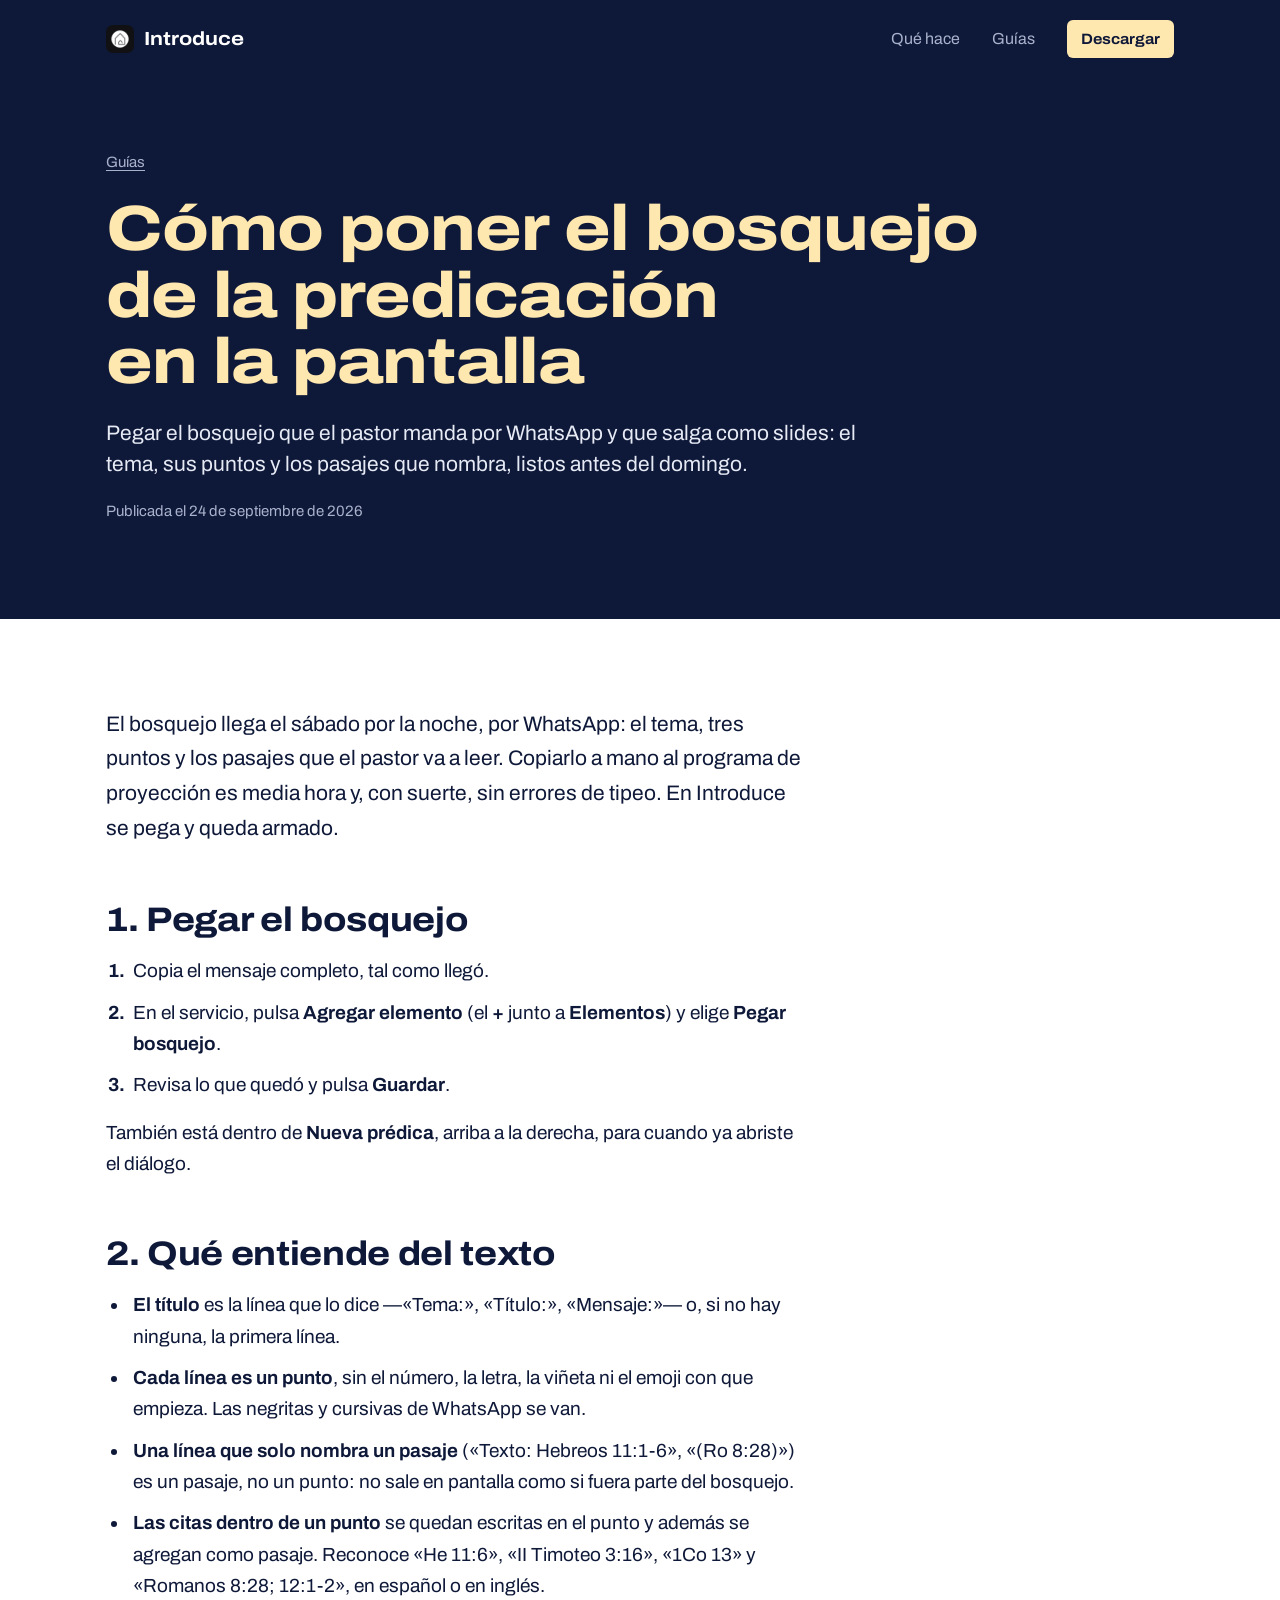
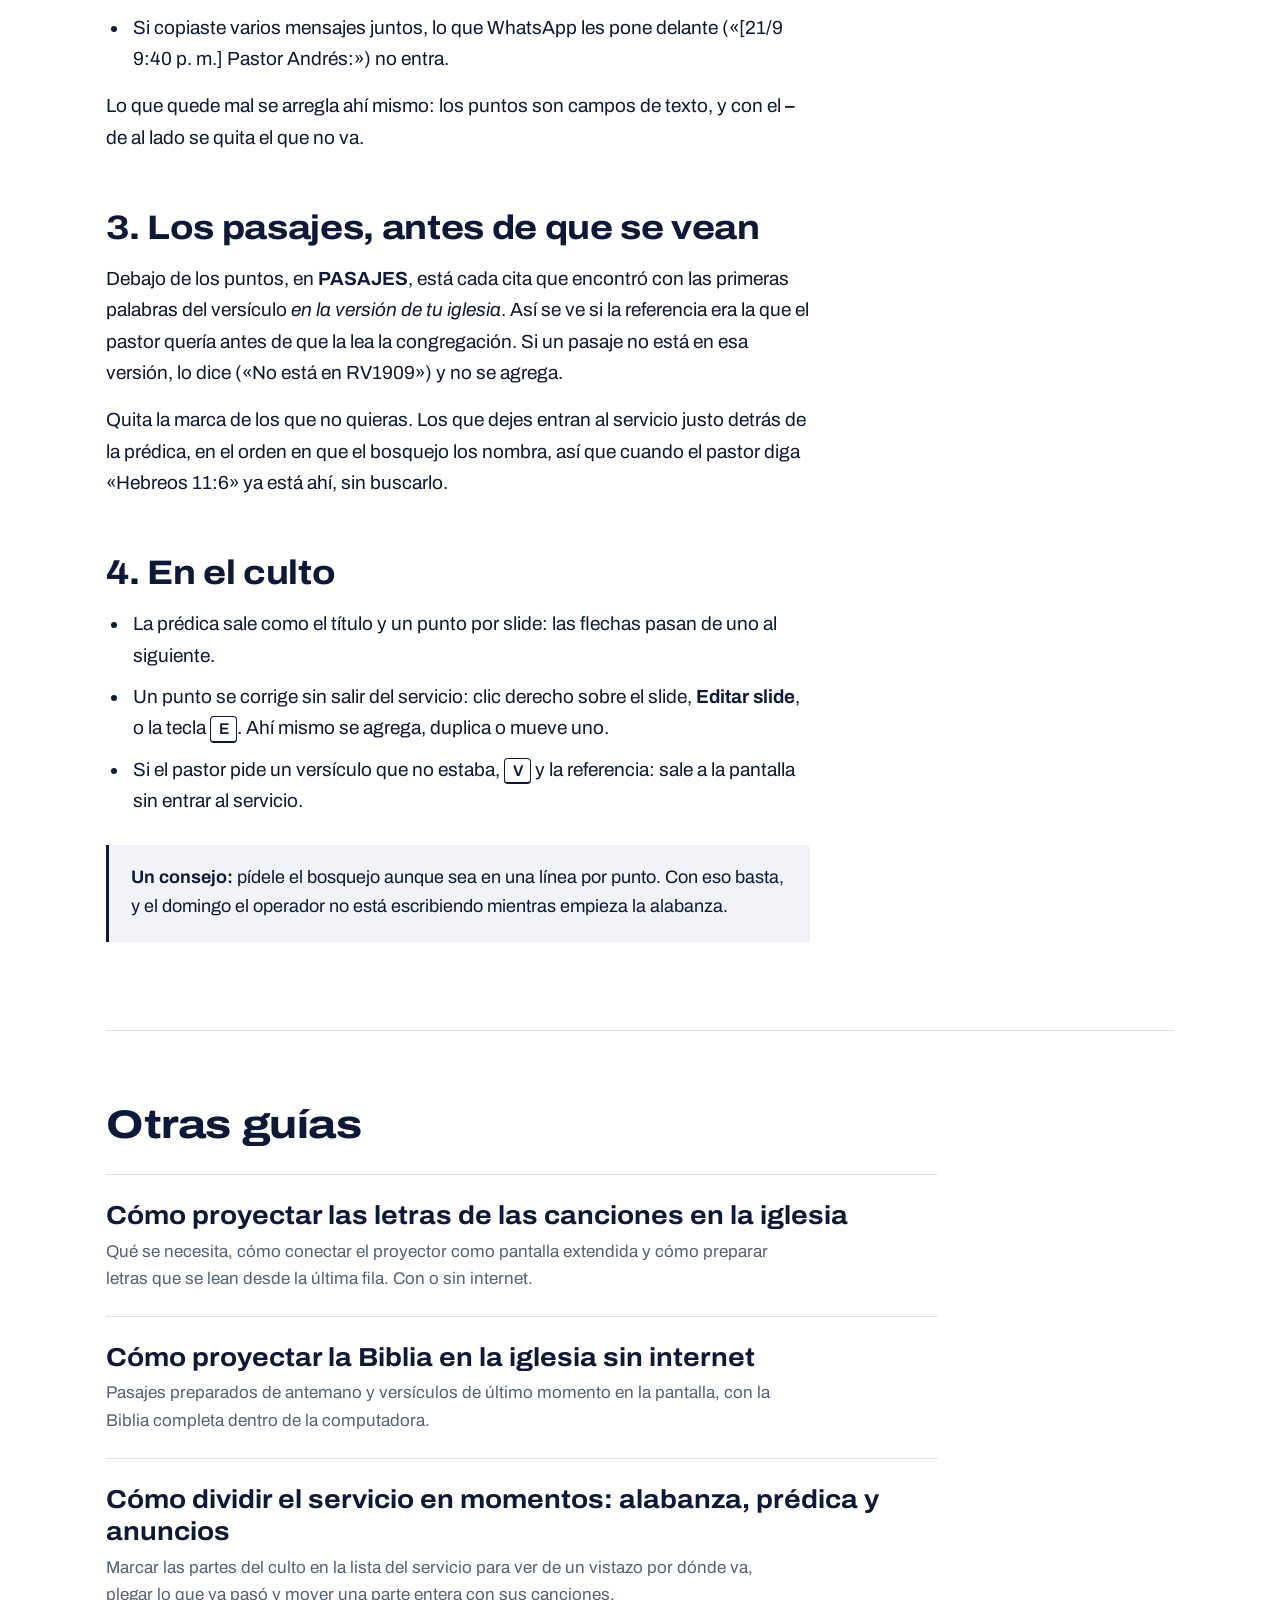
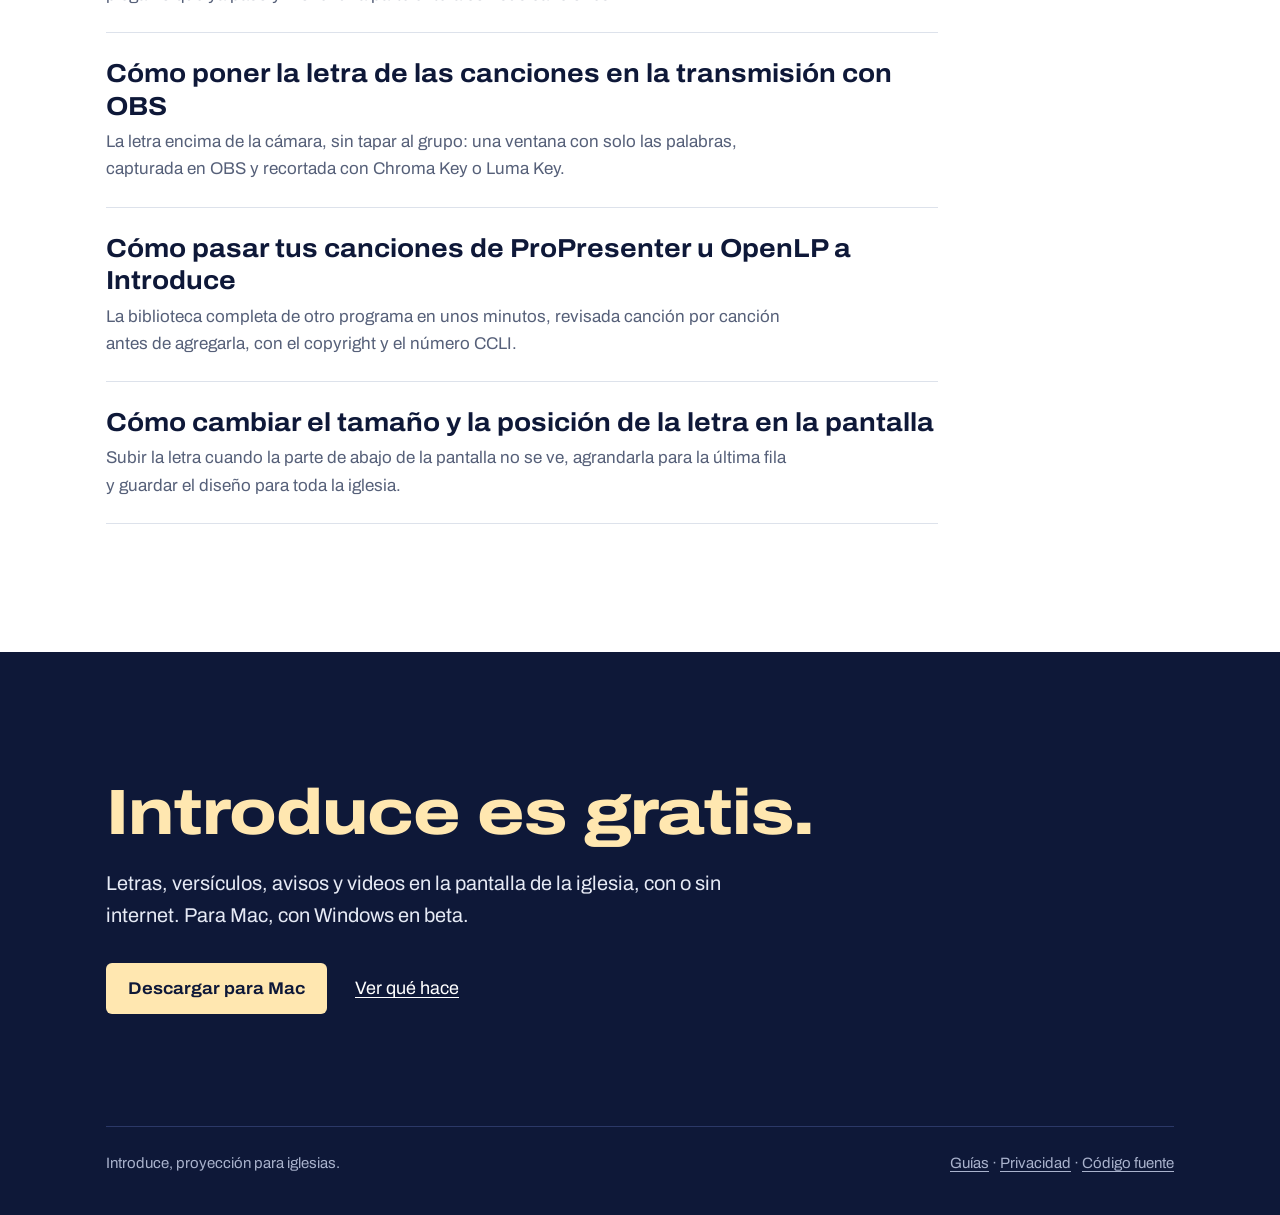
<file: guias/bosquejo-de-la-predicacion/index.html>
<!doctype html>
<html lang="es">
<head>
<meta charset="utf-8">
<meta name="viewport" content="width=device-width, initial-scale=1">
<title>Cómo poner el bosquejo de la predicación en la pantalla</title>
<meta name="description" content="Pegar el bosquejo que el pastor manda por WhatsApp y que salga como slides: el tema, sus puntos y los pasajes que nombra, listos antes del domingo.">
<meta name="theme-color" content="#0e1838">
<link rel="canonical" href="https://introducechurch.com/guias/bosquejo-de-la-predicacion/">

<meta property="og:site_name" content="Introduce">
<meta property="og:type" content="article">
<meta property="og:locale" content="es_LA">
<meta property="og:url" content="https://introducechurch.com/guias/bosquejo-de-la-predicacion/">
<meta property="og:title" content="Cómo poner el bosquejo de la predicación en la pantalla">
<meta property="og:description" content="Pegar el bosquejo que el pastor manda por WhatsApp y que salga como slides: el tema, sus puntos y los pasajes que nombra, listos antes del domingo.">
<meta property="og:image" content="https://introducechurch.com/assets/og-es.png">
<meta property="og:image:width" content="1200">
<meta property="og:image:height" content="630">
<meta name="twitter:card" content="summary_large_image">

<link rel="icon" type="image/png" sizes="256x256" href="/assets/icon.png">
<link rel="apple-touch-icon" href="/assets/icon-512.png">
<link rel="preconnect" href="https://fonts.googleapis.com">
<link rel="preconnect" href="https://fonts.gstatic.com" crossorigin>
<link href="https://fonts.googleapis.com/css2?family=Archivo:wdth,wght@62..125,100..900&display=swap" rel="stylesheet">
<link rel="stylesheet" href="/styles.css">
<script type="application/ld+json">
{
  "@context": "https://schema.org",
  "@graph": [
    {
      "@type": "Article",
      "headline": "Cómo poner el bosquejo de la predicación en la pantalla",
      "description": "Pegar el bosquejo que el pastor manda por WhatsApp y que salga como slides: el tema, sus puntos y los pasajes que nombra, listos antes del domingo.",
      "inLanguage": "es",
      "datePublished": "2026-09-24",
      "dateModified": "2026-09-24",
      "author": {
        "@type": "Organization",
        "name": "Introduce",
        "url": "https://introducechurch.com/"
      },
      "publisher": {
        "@type": "Organization",
        "name": "Introduce",
        "url": "https://introducechurch.com/"
      },
      "mainEntityOfPage": "https://introducechurch.com/guias/bosquejo-de-la-predicacion/",
      "image": "https://introducechurch.com/assets/og-es.png"
    },
    {
      "@type": "BreadcrumbList",
      "itemListElement": [
        {
          "@type": "ListItem",
          "position": 1,
          "name": "Introduce",
          "item": "https://introducechurch.com/"
        },
        {
          "@type": "ListItem",
          "position": 2,
          "name": "Guías",
          "item": "https://introducechurch.com/guias/"
        },
        {
          "@type": "ListItem",
          "position": 3,
          "name": "Cómo poner el bosquejo de la predicación en la pantalla",
          "item": "https://introducechurch.com/guias/bosquejo-de-la-predicacion/"
        }
      ]
    }
  ]
}
</script>
</head>
<body>

<a class="saltar" href="#contenido">Saltar al contenido</a>

<header class="cabecera">
  <div class="contenedor">
    <a class="marca" href="/">
      <img src="/assets/icon.png" alt="" width="28" height="28">
      <span>Introduce</span>
    </a>
    <nav aria-label="Principal">
      <a class="opcional" href="/#domingo">Qué hace</a>
      <a href="/guias/">Guías</a>
      <a class="boton boton-luz" href="/#descargar">Descargar</a>
    </nav>
  </div>
</header>

<main id="contenido">


  <section class="guia-cabeza">
    <div class="contenedor">
      <p class="migas"><a href="/guias/">Guías</a></p>
      <h1>Cómo poner el bosquejo de la predicación en la pantalla</h1>
      <p class="resumen">Pegar el bosquejo que el pastor manda por WhatsApp y que salga como slides: el tema, sus puntos y los pasajes que nombra, listos antes del domingo.</p>
      <p class="fecha">Publicada el 24 de septiembre de 2026</p>
    </div>
  </section>

  <div class="contenedor">
    <article class="guia-cuerpo">
<p>El bosquejo llega el sábado por la noche, por WhatsApp: el tema, tres puntos y los pasajes que el pastor va a leer. Copiarlo a mano al programa de proyección es media hora y, con suerte, sin errores de tipeo. En Introduce se pega y queda armado.</p>

<h2>1. Pegar el bosquejo</h2>
<ol>
<li>Copia el mensaje completo, tal como llegó.</li>
<li>En el servicio, pulsa <strong>Agregar elemento</strong> (el <strong>+</strong> junto a <strong>Elementos</strong>) y elige <strong>Pegar bosquejo</strong>.</li>
<li>Revisa lo que quedó y pulsa <strong>Guardar</strong>.</li>
</ol>
<p>También está dentro de <strong>Nueva prédica</strong>, arriba a la derecha, para cuando ya abriste el diálogo.</p>

<h2>2. Qué entiende del texto</h2>
<ul>
<li><strong>El título</strong> es la línea que lo dice —«Tema:», «Título:», «Mensaje:»— o, si no hay ninguna, la primera línea.</li>
<li><strong>Cada línea es un punto</strong>, sin el número, la letra, la viñeta ni el emoji con que empieza. Las negritas y cursivas de WhatsApp se van.</li>
<li><strong>Una línea que solo nombra un pasaje</strong> («Texto: Hebreos 11:1-6», «(Ro 8:28)») es un pasaje, no un punto: no sale en pantalla como si fuera parte del bosquejo.</li>
<li><strong>Las citas dentro de un punto</strong> se quedan escritas en el punto y además se agregan como pasaje. Reconoce «He 11:6», «II Timoteo 3:16», «1Co 13» y «Romanos 8:28; 12:1-2», en español o en inglés.</li>
<li>Si copiaste varios mensajes juntos, lo que WhatsApp les pone delante («[21/9 9:40 p. m.] Pastor Andrés:») no entra.</li>
</ul>
<p>Lo que quede mal se arregla ahí mismo: los puntos son campos de texto, y con el <strong>–</strong> de al lado se quita el que no va.</p>

<h2>3. Los pasajes, antes de que se vean</h2>
<p>Debajo de los puntos, en <strong>PASAJES</strong>, está cada cita que encontró con las primeras palabras del versículo <em>en la versión de tu iglesia</em>. Así se ve si la referencia era la que el pastor quería antes de que la lea la congregación. Si un pasaje no está en esa versión, lo dice («No está en RV1909») y no se agrega.</p>
<p>Quita la marca de los que no quieras. Los que dejes entran al servicio justo detrás de la prédica, en el orden en que el bosquejo los nombra, así que cuando el pastor diga «Hebreos 11:6» ya está ahí, sin buscarlo.</p>

<h2>4. En el culto</h2>
<ul>
<li>La prédica sale como el título y un punto por slide: las flechas pasan de uno al siguiente.</li>
<li>Un punto se corrige sin salir del servicio: clic derecho sobre el slide, <strong>Editar slide</strong>, o la tecla <kbd>E</kbd>. Ahí mismo se agrega, duplica o mueve uno.</li>
<li>Si el pastor pide un versículo que no estaba, <kbd>V</kbd> y la referencia: sale a la pantalla sin entrar al servicio.</li>
</ul>

<div class="nota"><p><strong>Un consejo:</strong> pídele el bosquejo aunque sea en una línea por punto. Con eso basta, y el domingo el operador no está escribiendo mientras empieza la alabanza.</p></div>
    </article>
  </div>

  <section class="guias-portada" aria-labelledby="mas-guias">
    <div class="contenedor">
      <div>
        <h2 id="mas-guias">Otras guías</h2>
        <ul class="lista-guias">
          <li><a href="/guias/proyectar-letras-en-la-iglesia/"><span class="titulo">Cómo proyectar las letras de las canciones en la iglesia</span><span class="de-que-trata">Qué se necesita, cómo conectar el proyector como pantalla extendida y cómo preparar letras que se lean desde la última fila. Con o sin internet.</span></a></li>
          <li><a href="/guias/biblia-en-pantalla-sin-internet/"><span class="titulo">Cómo proyectar la Biblia en la iglesia sin internet</span><span class="de-que-trata">Pasajes preparados de antemano y versículos de último momento en la pantalla, con la Biblia completa dentro de la computadora.</span></a></li>
          <li><a href="/guias/momentos-del-servicio/"><span class="titulo">Cómo dividir el servicio en momentos: alabanza, prédica y anuncios</span><span class="de-que-trata">Marcar las partes del culto en la lista del servicio para ver de un vistazo por dónde va, plegar lo que ya pasó y mover una parte entera con sus canciones.</span></a></li>
          <li><a href="/guias/letra-de-las-canciones-en-obs/"><span class="titulo">Cómo poner la letra de las canciones en la transmisión con OBS</span><span class="de-que-trata">La letra encima de la cámara, sin tapar al grupo: una ventana con solo las palabras, capturada en OBS y recortada con Chroma Key o Luma Key.</span></a></li>
          <li><a href="/guias/de-propresenter-a-introduce/"><span class="titulo">Cómo pasar tus canciones de ProPresenter u OpenLP a Introduce</span><span class="de-que-trata">La biblioteca completa de otro programa en unos minutos, revisada canción por canción antes de agregarla, con el copyright y el número CCLI.</span></a></li>
          <li><a href="/guias/disenos-de-letra/"><span class="titulo">Cómo cambiar el tamaño y la posición de la letra en la pantalla</span><span class="de-que-trata">Subir la letra cuando la parte de abajo de la pantalla no se ve, agrandarla para la última fila y guardar el diseño para toda la iglesia.</span></a></li>
        </ul>
      </div>
    </div>
  </section>

  <section class="cierre" aria-labelledby="cierre-titulo">
    <div class="contenedor">
      <h2 id="cierre-titulo">Introduce es gratis.</h2>
      <p>
        Letras, versículos, avisos y videos en la pantalla de la iglesia, con o
        sin internet. Para Mac, con Windows en beta.
      </p>
      <div class="acciones">
        <a class="boton boton-luz" href="/descargar/mac" rel="nofollow">Descargar para Mac</a>
        <a href="/">Ver qué hace</a>
      </div>

      <footer class="pie">
        <p>Introduce, proyección para iglesias.</p>
        <p><a href="/guias/">Guías</a> · <a href="/privacidad/">Privacidad</a> · <a href="https://github.com/steven230500/introduce-church">Código fuente</a></p>
      </footer>
    </div>
  </section>

</main>

</body>
</html>
</file>
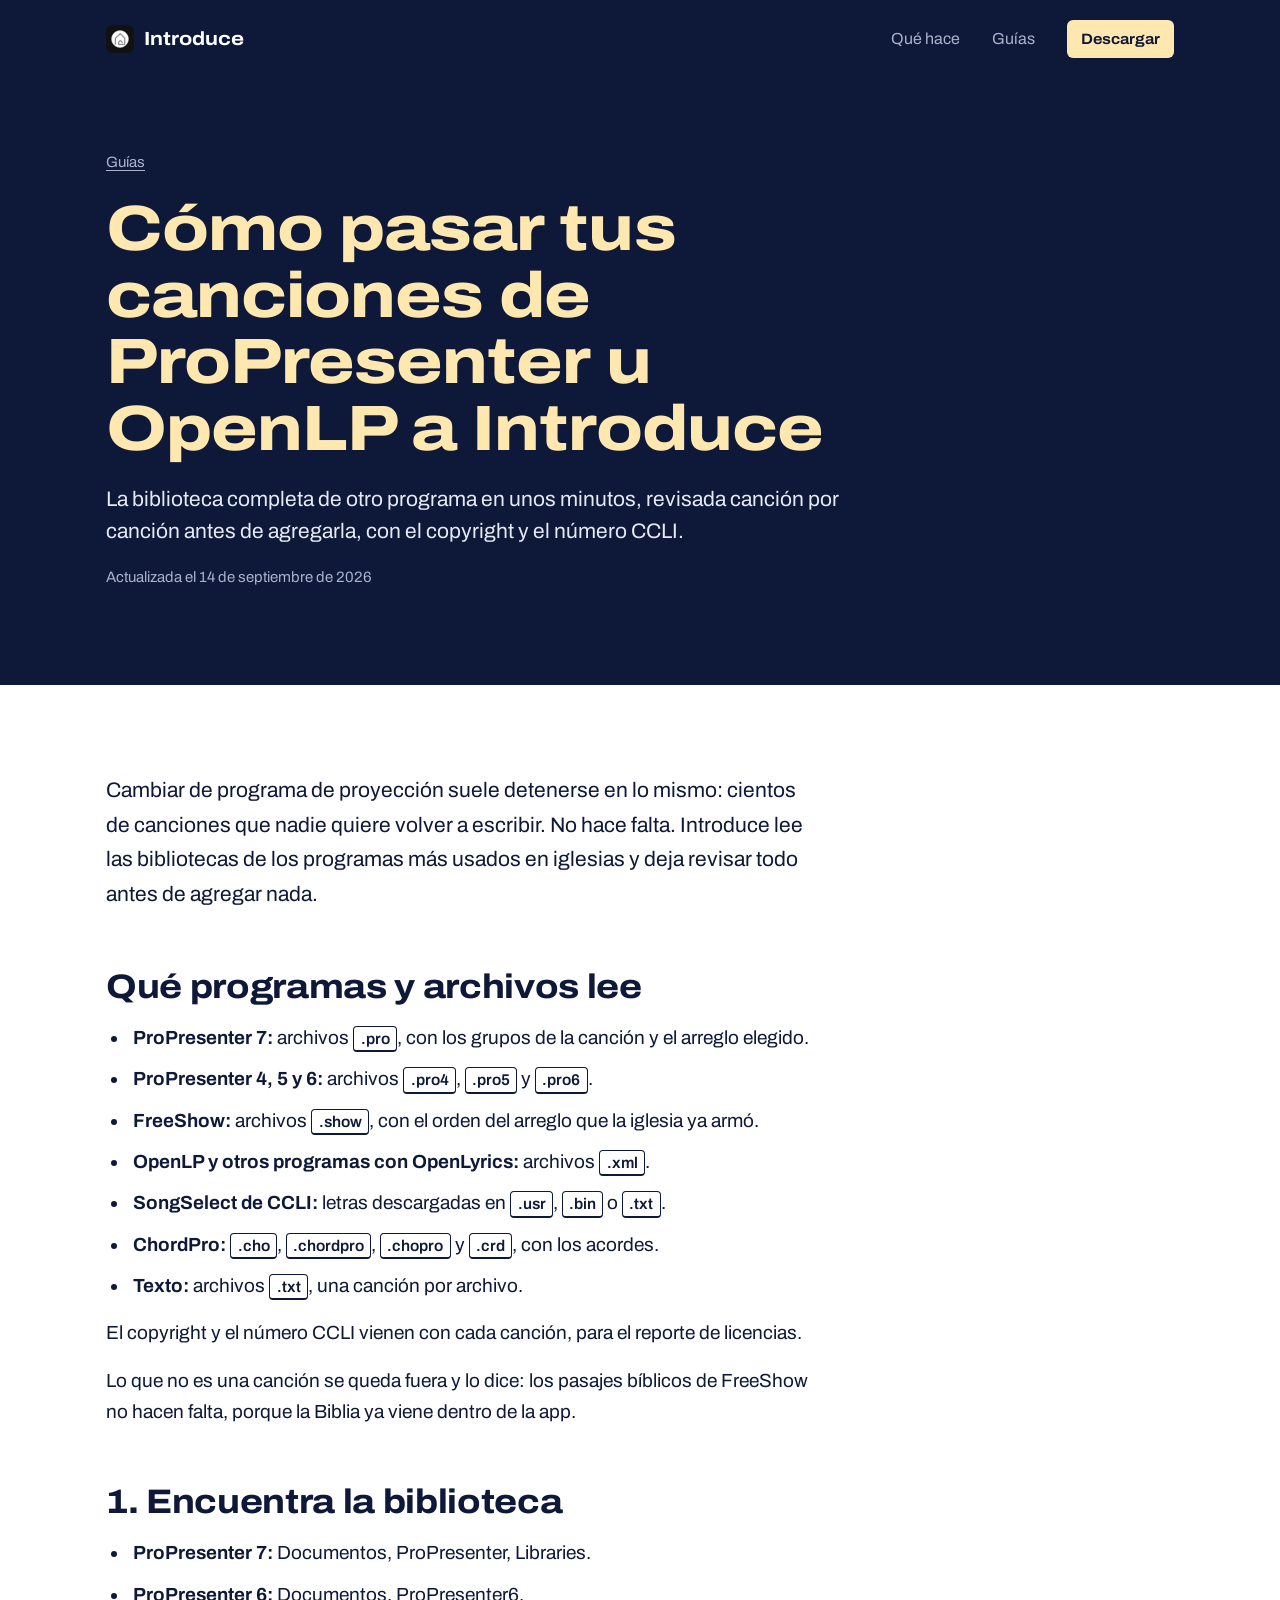
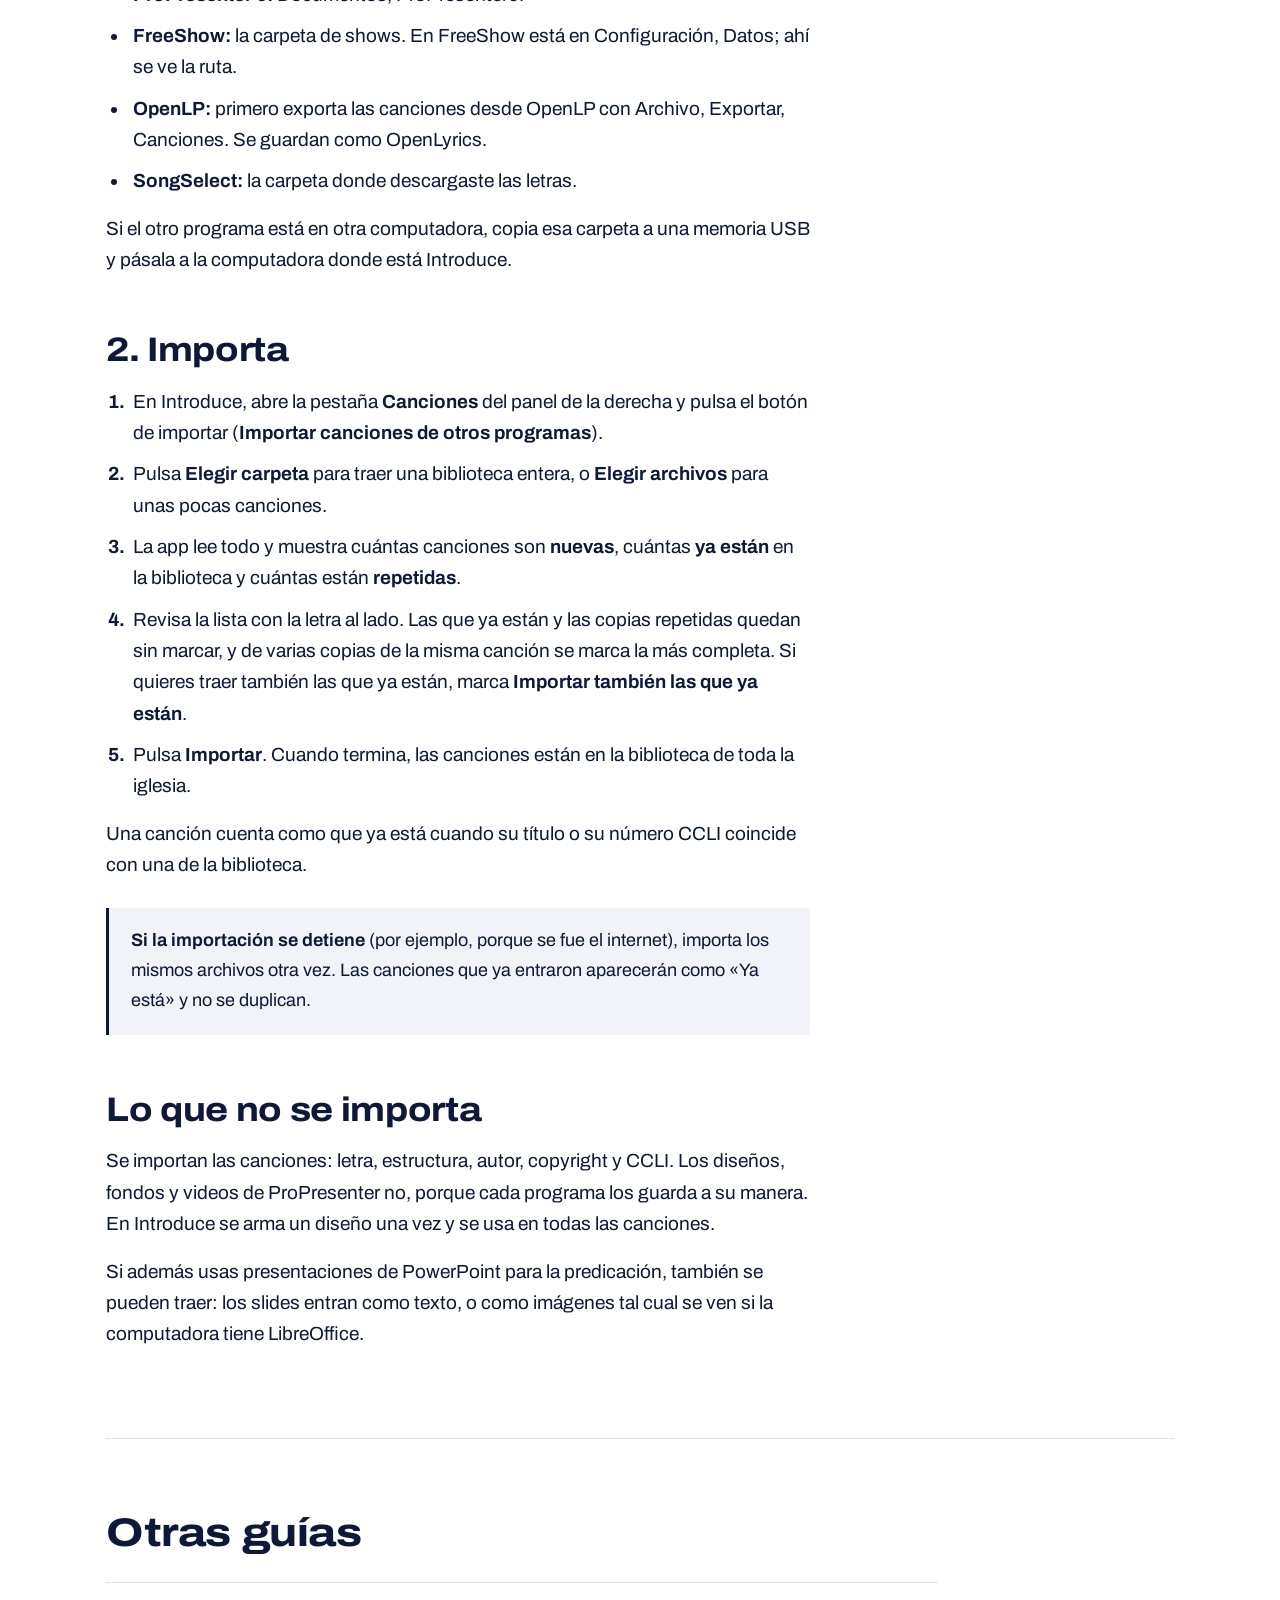
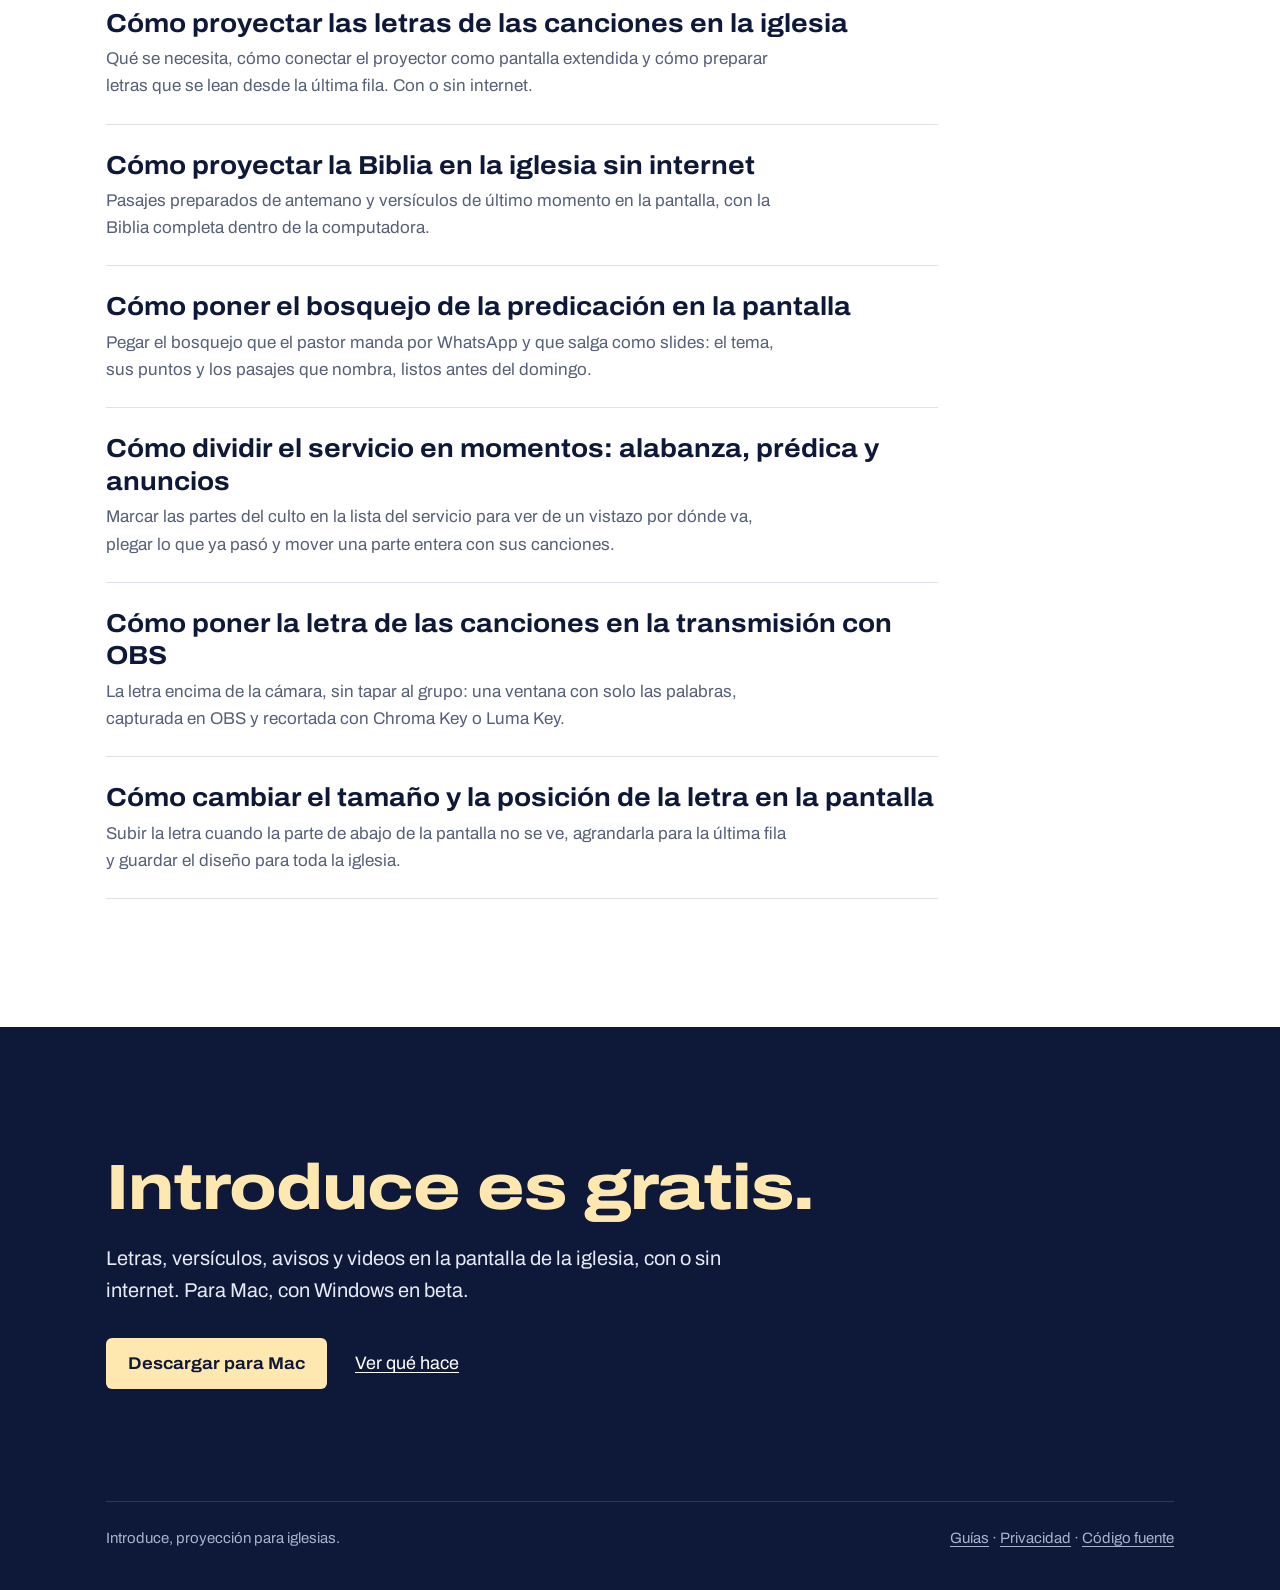
<file: guias/de-propresenter-a-introduce/index.html>
<!doctype html>
<html lang="es">
<head>
<meta charset="utf-8">
<meta name="viewport" content="width=device-width, initial-scale=1">
<title>Cómo pasar tus canciones de ProPresenter, FreeShow u OpenLP a Introduce</title>
<meta name="description" content="La biblioteca completa de otro programa en unos minutos, revisada canción por canción antes de agregarla, con el copyright y el número CCLI.">
<meta name="theme-color" content="#0e1838">
<link rel="canonical" href="https://introducechurch.com/guias/de-propresenter-a-introduce/">

<meta property="og:site_name" content="Introduce">
<meta property="og:type" content="article">
<meta property="og:locale" content="es_LA">
<meta property="og:url" content="https://introducechurch.com/guias/de-propresenter-a-introduce/">
<meta property="og:title" content="Cómo pasar tus canciones de ProPresenter, FreeShow u OpenLP a Introduce">
<meta property="og:description" content="La biblioteca completa de otro programa en unos minutos, revisada canción por canción antes de agregarla, con el copyright y el número CCLI.">
<meta property="og:image" content="https://introducechurch.com/assets/og-es.png">
<meta property="og:image:width" content="1200">
<meta property="og:image:height" content="630">
<meta name="twitter:card" content="summary_large_image">

<link rel="icon" type="image/png" sizes="256x256" href="/assets/icon.png">
<link rel="apple-touch-icon" href="/assets/icon-512.png">
<link rel="preconnect" href="https://fonts.googleapis.com">
<link rel="preconnect" href="https://fonts.gstatic.com" crossorigin>
<link href="https://fonts.googleapis.com/css2?family=Archivo:wdth,wght@62..125,100..900&display=swap" rel="stylesheet">
<link rel="stylesheet" href="/styles.css">
<script type="application/ld+json">
{
  "@context": "https://schema.org",
  "@graph": [
    {
      "@type": "Article",
      "headline": "Cómo pasar tus canciones de ProPresenter u OpenLP a Introduce",
      "description": "La biblioteca completa de otro programa en unos minutos, revisada canción por canción antes de agregarla, con el copyright y el número CCLI.",
      "inLanguage": "es",
      "datePublished": "2026-09-14",
      "dateModified": "2026-09-17",
      "author": {
        "@type": "Organization",
        "name": "Introduce",
        "url": "https://introducechurch.com/"
      },
      "publisher": {
        "@type": "Organization",
        "name": "Introduce",
        "url": "https://introducechurch.com/"
      },
      "mainEntityOfPage": "https://introducechurch.com/guias/de-propresenter-a-introduce/",
      "image": "https://introducechurch.com/assets/og-es.png"
    },
    {
      "@type": "BreadcrumbList",
      "itemListElement": [
        {
          "@type": "ListItem",
          "position": 1,
          "name": "Introduce",
          "item": "https://introducechurch.com/"
        },
        {
          "@type": "ListItem",
          "position": 2,
          "name": "Guías",
          "item": "https://introducechurch.com/guias/"
        },
        {
          "@type": "ListItem",
          "position": 3,
          "name": "Cómo pasar tus canciones de ProPresenter u OpenLP a Introduce",
          "item": "https://introducechurch.com/guias/de-propresenter-a-introduce/"
        }
      ]
    }
  ]
}
</script>
</head>
<body>

<a class="saltar" href="#contenido">Saltar al contenido</a>

<header class="cabecera">
  <div class="contenedor">
    <a class="marca" href="/">
      <img src="/assets/icon.png" alt="" width="28" height="28">
      <span>Introduce</span>
    </a>
    <nav aria-label="Principal">
      <a class="opcional" href="/#domingo">Qué hace</a>
      <a href="/guias/">Guías</a>
      <a class="boton boton-luz" href="/#descargar">Descargar</a>
    </nav>
  </div>
</header>

<main id="contenido">

  <section class="guia-cabeza">
    <div class="contenedor">
      <p class="migas"><a href="/guias/">Guías</a></p>
      <h1>Cómo pasar tus canciones de ProPresenter u OpenLP a Introduce</h1>
      <p class="resumen">La biblioteca completa de otro programa en unos minutos, revisada canción por canción antes de agregarla, con el copyright y el número CCLI.</p>
      <p class="fecha">Actualizada el 14 de septiembre de 2026</p>
    </div>
  </section>

  <div class="contenedor">
    <article class="guia-cuerpo">
<p>Cambiar de programa de proyección suele detenerse en lo mismo: cientos de canciones que nadie quiere volver a escribir. No hace falta. Introduce lee las bibliotecas de los programas más usados en iglesias y deja revisar todo antes de agregar nada.</p>

<h2>Qué programas y archivos lee</h2>
<ul>
<li><strong>ProPresenter 7:</strong> archivos <kbd>.pro</kbd>, con los grupos de la canción y el arreglo elegido.</li>
<li><strong>ProPresenter 4, 5 y 6:</strong> archivos <kbd>.pro4</kbd>, <kbd>.pro5</kbd> y <kbd>.pro6</kbd>.</li>
<li><strong>FreeShow:</strong> archivos <kbd>.show</kbd>, con el orden del arreglo que la iglesia ya armó.</li>
<li><strong>OpenLP y otros programas con OpenLyrics:</strong> archivos <kbd>.xml</kbd>.</li>
<li><strong>SongSelect de CCLI:</strong> letras descargadas en <kbd>.usr</kbd>, <kbd>.bin</kbd> o <kbd>.txt</kbd>.</li>
<li><strong>ChordPro:</strong> <kbd>.cho</kbd>, <kbd>.chordpro</kbd>, <kbd>.chopro</kbd> y <kbd>.crd</kbd>, con los acordes.</li>
<li><strong>Texto:</strong> archivos <kbd>.txt</kbd>, una canción por archivo.</li>
</ul>
<p>El copyright y el número CCLI vienen con cada canción, para el reporte de licencias.</p>
<p>Lo que no es una canción se queda fuera y lo dice: los pasajes bíblicos de FreeShow no hacen falta, porque la Biblia ya viene dentro de la app.</p>

<h2>1. Encuentra la biblioteca</h2>
<ul>
<li><strong>ProPresenter 7:</strong> Documentos, ProPresenter, Libraries.</li>
<li><strong>ProPresenter 6:</strong> Documentos, ProPresenter6.</li>
<li><strong>FreeShow:</strong> la carpeta de shows. En FreeShow está en Configuración, Datos; ahí se ve la ruta.</li>
<li><strong>OpenLP:</strong> primero exporta las canciones desde OpenLP con Archivo, Exportar, Canciones. Se guardan como OpenLyrics.</li>
<li><strong>SongSelect:</strong> la carpeta donde descargaste las letras.</li>
</ul>
<p>Si el otro programa está en otra computadora, copia esa carpeta a una memoria USB y pásala a la computadora donde está Introduce.</p>

<h2>2. Importa</h2>
<ol>
<li>En Introduce, abre la pestaña <strong>Canciones</strong> del panel de la derecha y pulsa el botón de importar (<strong>Importar canciones de otros programas</strong>).</li>
<li>Pulsa <strong>Elegir carpeta</strong> para traer una biblioteca entera, o <strong>Elegir archivos</strong> para unas pocas canciones.</li>
<li>La app lee todo y muestra cuántas canciones son <strong>nuevas</strong>, cuántas <strong>ya están</strong> en la biblioteca y cuántas están <strong>repetidas</strong>.</li>
<li>Revisa la lista con la letra al lado. Las que ya están y las copias repetidas quedan sin marcar, y de varias copias de la misma canción se marca la más completa. Si quieres traer también las que ya están, marca <strong>Importar también las que ya están</strong>.</li>
<li>Pulsa <strong>Importar</strong>. Cuando termina, las canciones están en la biblioteca de toda la iglesia.</li>
</ol>
<p>Una canción cuenta como que ya está cuando su título o su número CCLI coincide con una de la biblioteca.</p>

<div class="nota"><p><strong>Si la importación se detiene</strong> (por ejemplo, porque se fue el internet), importa los mismos archivos otra vez. Las canciones que ya entraron aparecerán como «Ya está» y no se duplican.</p></div>

<h2>Lo que no se importa</h2>
<p>Se importan las canciones: letra, estructura, autor, copyright y CCLI. Los diseños, fondos y videos de ProPresenter no, porque cada programa los guarda a su manera. En Introduce se arma un diseño una vez y se usa en todas las canciones.</p>
<p>Si además usas presentaciones de PowerPoint para la predicación, también se pueden traer: los slides entran como texto, o como imágenes tal cual se ven si la computadora tiene LibreOffice.</p>
    </article>
  </div>

  <section class="guias-portada" aria-labelledby="mas-guias">
    <div class="contenedor">
      <div>
        <h2 id="mas-guias">Otras guías</h2>
        <ul class="lista-guias">
          <li><a href="/guias/proyectar-letras-en-la-iglesia/"><span class="titulo">Cómo proyectar las letras de las canciones en la iglesia</span><span class="de-que-trata">Qué se necesita, cómo conectar el proyector como pantalla extendida y cómo preparar letras que se lean desde la última fila. Con o sin internet.</span></a></li>
          <li><a href="/guias/biblia-en-pantalla-sin-internet/"><span class="titulo">Cómo proyectar la Biblia en la iglesia sin internet</span><span class="de-que-trata">Pasajes preparados de antemano y versículos de último momento en la pantalla, con la Biblia completa dentro de la computadora.</span></a></li>
          <li><a href="/guias/bosquejo-de-la-predicacion/"><span class="titulo">Cómo poner el bosquejo de la predicación en la pantalla</span><span class="de-que-trata">Pegar el bosquejo que el pastor manda por WhatsApp y que salga como slides: el tema, sus puntos y los pasajes que nombra, listos antes del domingo.</span></a></li>
          <li><a href="/guias/momentos-del-servicio/"><span class="titulo">Cómo dividir el servicio en momentos: alabanza, prédica y anuncios</span><span class="de-que-trata">Marcar las partes del culto en la lista del servicio para ver de un vistazo por dónde va, plegar lo que ya pasó y mover una parte entera con sus canciones.</span></a></li>
          <li><a href="/guias/letra-de-las-canciones-en-obs/"><span class="titulo">Cómo poner la letra de las canciones en la transmisión con OBS</span><span class="de-que-trata">La letra encima de la cámara, sin tapar al grupo: una ventana con solo las palabras, capturada en OBS y recortada con Chroma Key o Luma Key.</span></a></li>
          <li><a href="/guias/disenos-de-letra/"><span class="titulo">Cómo cambiar el tamaño y la posición de la letra en la pantalla</span><span class="de-que-trata">Subir la letra cuando la parte de abajo de la pantalla no se ve, agrandarla para la última fila y guardar el diseño para toda la iglesia.</span></a></li>
        </ul>
      </div>
    </div>
  </section>

  <section class="cierre" aria-labelledby="cierre-titulo">
    <div class="contenedor">
      <h2 id="cierre-titulo">Introduce es gratis.</h2>
      <p>
        Letras, versículos, avisos y videos en la pantalla de la iglesia, con o
        sin internet. Para Mac, con Windows en beta.
      </p>
      <div class="acciones">
        <a class="boton boton-luz" href="/descargar/mac" rel="nofollow">Descargar para Mac</a>
        <a href="/">Ver qué hace</a>
      </div>

      <footer class="pie">
        <p>Introduce, proyección para iglesias.</p>
        <p><a href="/guias/">Guías</a> · <a href="/privacidad/">Privacidad</a> · <a href="https://github.com/steven230500/introduce-church">Código fuente</a></p>
      </footer>
    </div>
  </section>

</main>

</body>
</html>
</file>
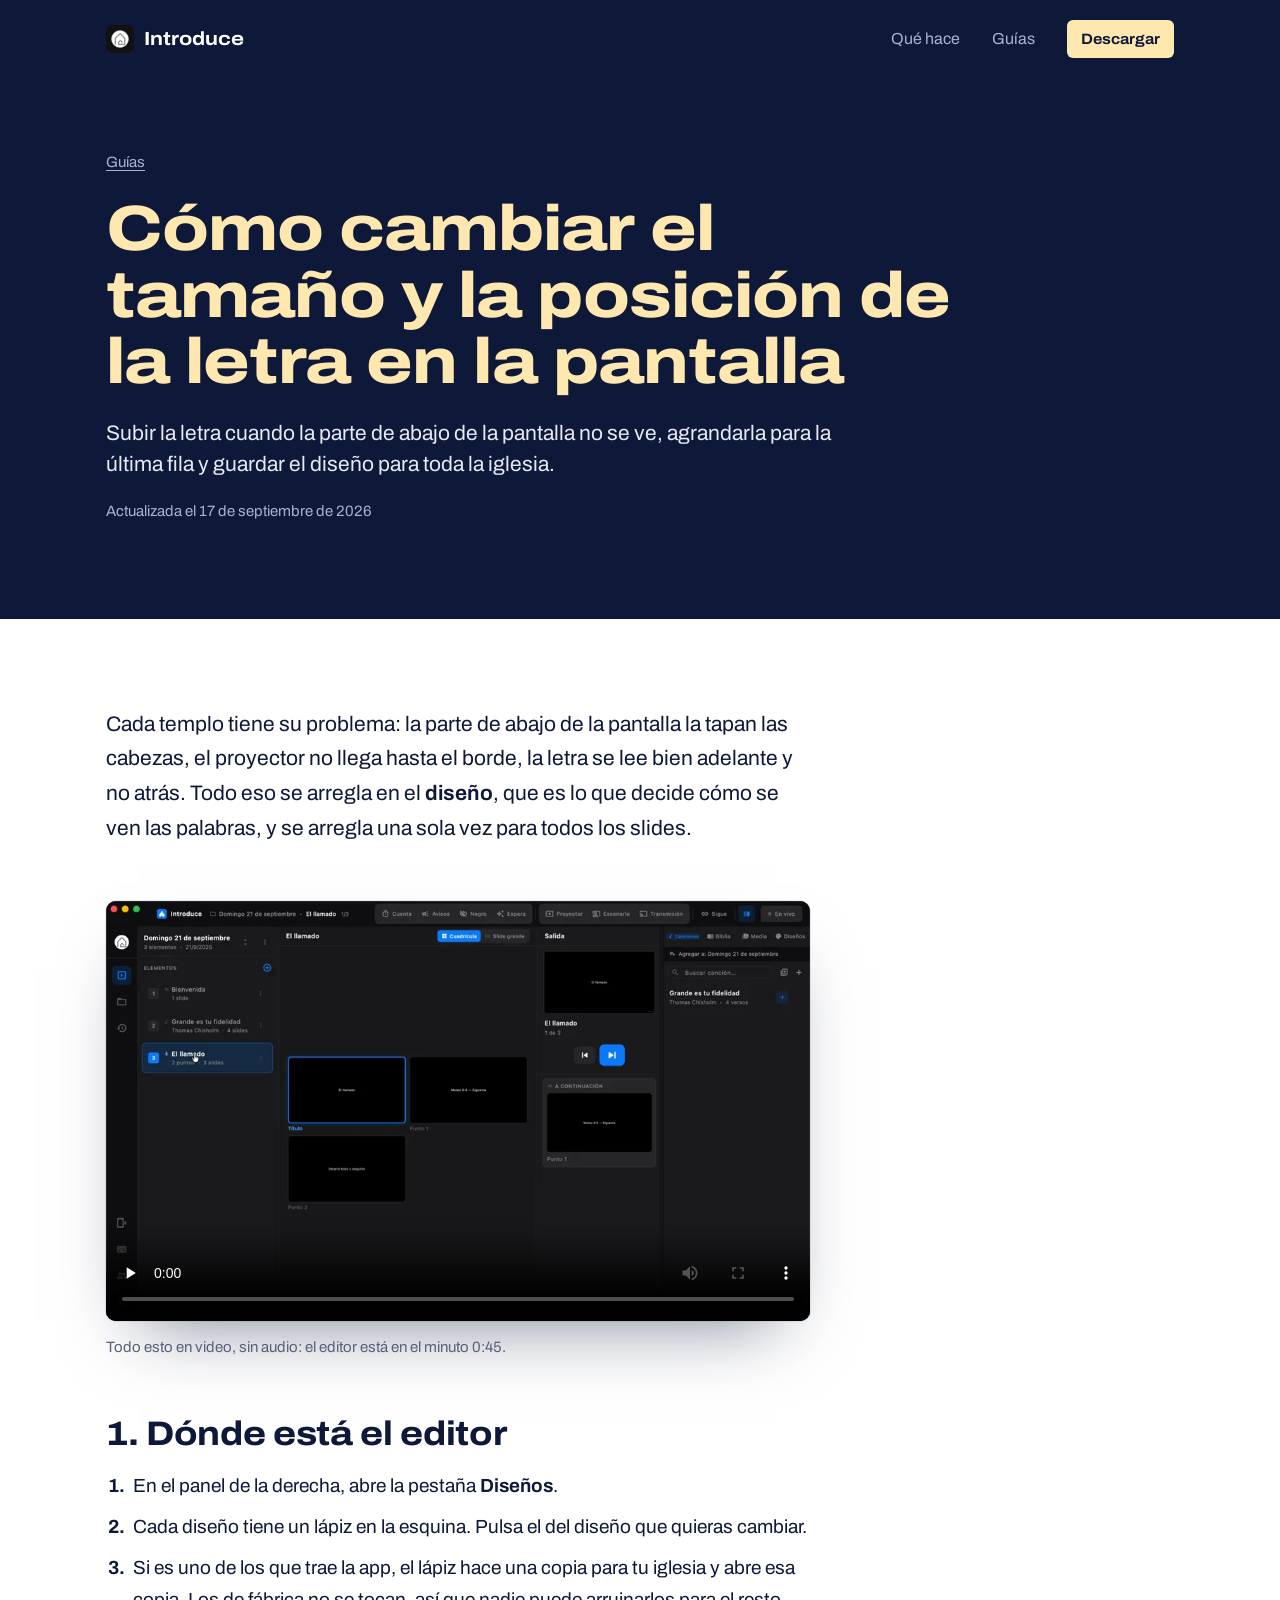
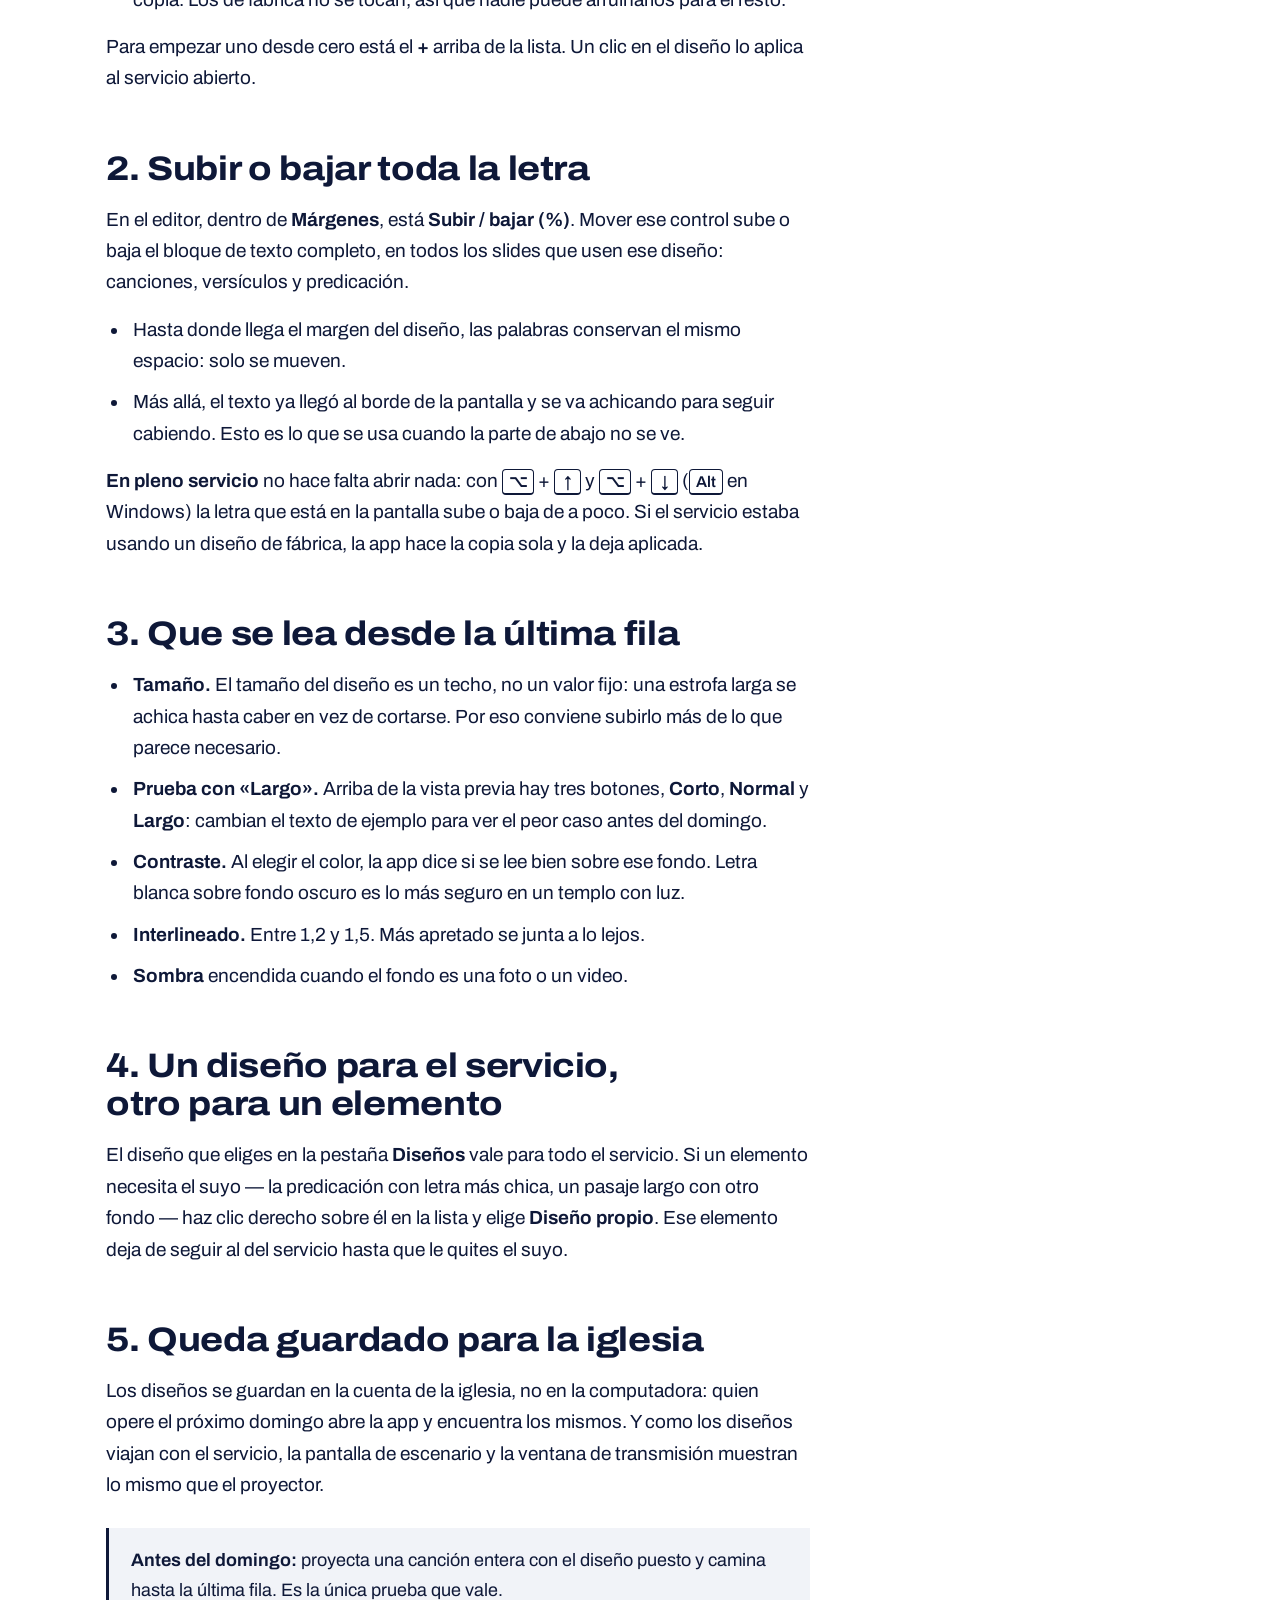
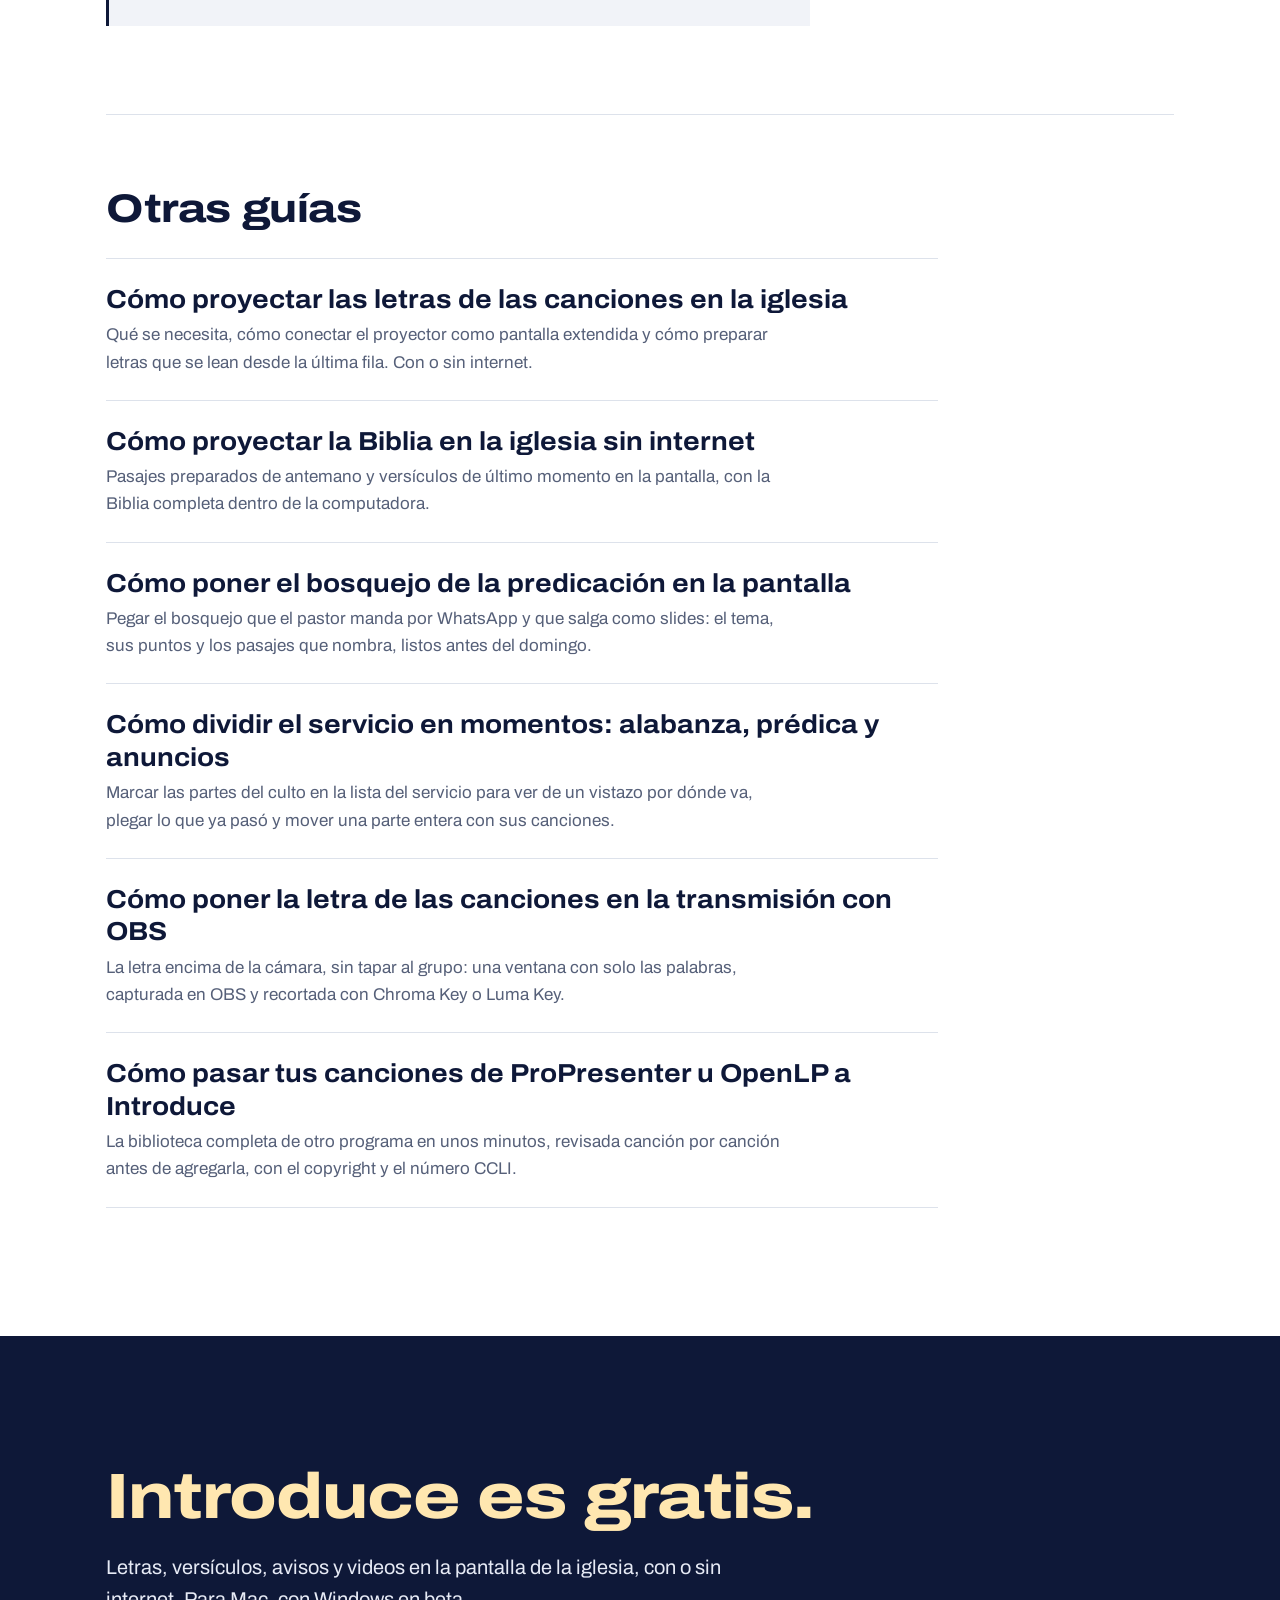
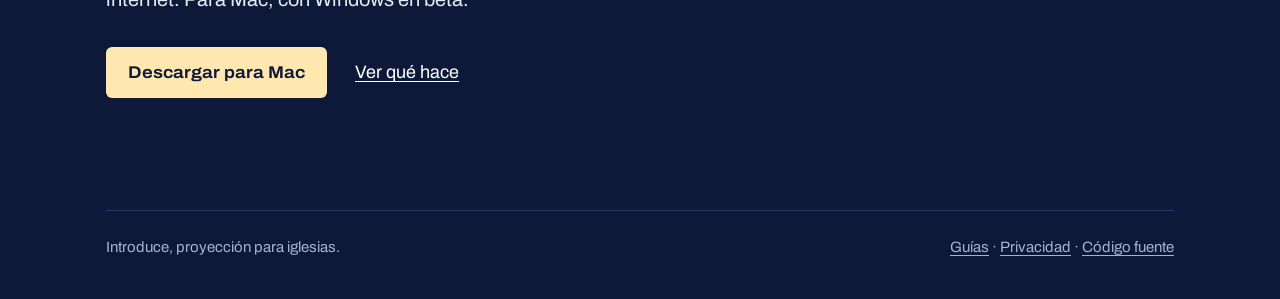
<file: guias/disenos-de-letra/index.html>
<!doctype html>
<html lang="es">
<head>
<meta charset="utf-8">
<meta name="viewport" content="width=device-width, initial-scale=1">
<title>Cómo cambiar el tamaño y la posición de la letra en la pantalla</title>
<meta name="description" content="Subir la letra cuando la parte de abajo de la pantalla no se ve, agrandarla para la última fila y guardar el diseño para toda la iglesia.">
<meta name="theme-color" content="#0e1838">
<link rel="canonical" href="https://introducechurch.com/guias/disenos-de-letra/">

<meta property="og:site_name" content="Introduce">
<meta property="og:type" content="article">
<meta property="og:locale" content="es_LA">
<meta property="og:url" content="https://introducechurch.com/guias/disenos-de-letra/">
<meta property="og:title" content="Cómo cambiar el tamaño y la posición de la letra en la pantalla">
<meta property="og:description" content="Subir la letra cuando la parte de abajo de la pantalla no se ve, agrandarla para la última fila y guardar el diseño para toda la iglesia.">
<meta property="og:image" content="https://introducechurch.com/assets/og-es.png">
<meta property="og:image:width" content="1200">
<meta property="og:image:height" content="630">
<meta name="twitter:card" content="summary_large_image">

<link rel="icon" type="image/png" sizes="256x256" href="/assets/icon.png">
<link rel="apple-touch-icon" href="/assets/icon-512.png">
<link rel="preconnect" href="https://fonts.googleapis.com">
<link rel="preconnect" href="https://fonts.gstatic.com" crossorigin>
<link href="https://fonts.googleapis.com/css2?family=Archivo:wdth,wght@62..125,100..900&display=swap" rel="stylesheet">
<link rel="stylesheet" href="/styles.css">
<script type="application/ld+json">
{
  "@context": "https://schema.org",
  "@graph": [
    {
      "@type": "Article",
      "headline": "Cómo cambiar el tamaño y la posición de la letra en la pantalla",
      "description": "Subir la letra cuando la parte de abajo de la pantalla no se ve, agrandarla para la última fila y guardar el diseño para toda la iglesia.",
      "inLanguage": "es",
      "datePublished": "2026-09-17",
      "dateModified": "2026-09-17",
      "author": {
        "@type": "Organization",
        "name": "Introduce",
        "url": "https://introducechurch.com/"
      },
      "publisher": {
        "@type": "Organization",
        "name": "Introduce",
        "url": "https://introducechurch.com/"
      },
      "mainEntityOfPage": "https://introducechurch.com/guias/disenos-de-letra/",
      "image": "https://introducechurch.com/assets/og-es.png"
    },
    {
      "@type": "BreadcrumbList",
      "itemListElement": [
        {
          "@type": "ListItem",
          "position": 1,
          "name": "Introduce",
          "item": "https://introducechurch.com/"
        },
        {
          "@type": "ListItem",
          "position": 2,
          "name": "Guías",
          "item": "https://introducechurch.com/guias/"
        },
        {
          "@type": "ListItem",
          "position": 3,
          "name": "Cómo cambiar el tamaño y la posición de la letra en la pantalla",
          "item": "https://introducechurch.com/guias/disenos-de-letra/"
        }
      ]
    }
  ]
}
</script>
</head>
<body>

<a class="saltar" href="#contenido">Saltar al contenido</a>

<header class="cabecera">
  <div class="contenedor">
    <a class="marca" href="/">
      <img src="/assets/icon.png" alt="" width="28" height="28">
      <span>Introduce</span>
    </a>
    <nav aria-label="Principal">
      <a class="opcional" href="/#domingo">Qué hace</a>
      <a href="/guias/">Guías</a>
      <a class="boton boton-luz" href="/#descargar">Descargar</a>
    </nav>
  </div>
</header>

<main id="contenido">


  <section class="guia-cabeza">
    <div class="contenedor">
      <p class="migas"><a href="/guias/">Guías</a></p>
      <h1>Cómo cambiar el tamaño y la posición de la letra en la pantalla</h1>
      <p class="resumen">Subir la letra cuando la parte de abajo de la pantalla no se ve, agrandarla para la última fila y guardar el diseño para toda la iglesia.</p>
      <p class="fecha">Actualizada el 17 de septiembre de 2026</p>
    </div>
  </section>

  <div class="contenedor">
    <article class="guia-cuerpo">
<p>Cada templo tiene su problema: la parte de abajo de la pantalla la tapan las cabezas, el proyector no llega hasta el borde, la letra se lee bien adelante y no atrás. Todo eso se arregla en el <strong>diseño</strong>, que es lo que decide cómo se ven las palabras, y se arregla una sola vez para todos los slides.</p>

<figure class="captura">
  <video controls preload="none" playsinline width="1440" height="860"
         poster="/assets/introduce-demo-poster.webp">
    <source src="/assets/introduce-demo.mp4" type="video/mp4">
  </video>
  <figcaption>Todo esto en video, sin audio: el editor está en el minuto 0:45.</figcaption>
</figure>

<h2>1. Dónde está el editor</h2>
<ol>
<li>En el panel de la derecha, abre la pestaña <strong>Diseños</strong>.</li>
<li>Cada diseño tiene un lápiz en la esquina. Pulsa el del diseño que quieras cambiar.</li>
<li>Si es uno de los que trae la app, el lápiz hace una copia para tu iglesia y abre esa copia. Los de fábrica no se tocan, así que nadie puede arruinarlos para el resto.</li>
</ol>
<p>Para empezar uno desde cero está el <strong>+</strong> arriba de la lista. Un clic en el diseño lo aplica al servicio abierto.</p>

<h2>2. Subir o bajar toda la letra</h2>
<p>En el editor, dentro de <strong>Márgenes</strong>, está <strong>Subir / bajar (%)</strong>. Mover ese control sube o baja el bloque de texto completo, en todos los slides que usen ese diseño: canciones, versículos y predicación.</p>
<ul>
<li>Hasta donde llega el margen del diseño, las palabras conservan el mismo espacio: solo se mueven.</li>
<li>Más allá, el texto ya llegó al borde de la pantalla y se va achicando para seguir cabiendo. Esto es lo que se usa cuando la parte de abajo no se ve.</li>
</ul>
<p><strong>En pleno servicio</strong> no hace falta abrir nada: con <kbd>⌥</kbd> + <kbd>↑</kbd> y <kbd>⌥</kbd> + <kbd>↓</kbd> (<kbd>Alt</kbd> en Windows) la letra que está en la pantalla sube o baja de a poco. Si el servicio estaba usando un diseño de fábrica, la app hace la copia sola y la deja aplicada.</p>

<h2>3. Que se lea desde la última fila</h2>
<ul>
<li><strong>Tamaño.</strong> El tamaño del diseño es un techo, no un valor fijo: una estrofa larga se achica hasta caber en vez de cortarse. Por eso conviene subirlo más de lo que parece necesario.</li>
<li><strong>Prueba con «Largo».</strong> Arriba de la vista previa hay tres botones, <strong>Corto</strong>, <strong>Normal</strong> y <strong>Largo</strong>: cambian el texto de ejemplo para ver el peor caso antes del domingo.</li>
<li><strong>Contraste.</strong> Al elegir el color, la app dice si se lee bien sobre ese fondo. Letra blanca sobre fondo oscuro es lo más seguro en un templo con luz.</li>
<li><strong>Interlineado.</strong> Entre 1,2 y 1,5. Más apretado se junta a lo lejos.</li>
<li><strong>Sombra</strong> encendida cuando el fondo es una foto o un video.</li>
</ul>

<h2>4. Un diseño para el servicio, otro para un elemento</h2>
<p>El diseño que eliges en la pestaña <strong>Diseños</strong> vale para todo el servicio. Si un elemento necesita el suyo — la predicación con letra más chica, un pasaje largo con otro fondo — haz clic derecho sobre él en la lista y elige <strong>Diseño propio</strong>. Ese elemento deja de seguir al del servicio hasta que le quites el suyo.</p>

<h2>5. Queda guardado para la iglesia</h2>
<p>Los diseños se guardan en la cuenta de la iglesia, no en la computadora: quien opere el próximo domingo abre la app y encuentra los mismos. Y como los diseños viajan con el servicio, la pantalla de escenario y la ventana de transmisión muestran lo mismo que el proyector.</p>

<div class="nota"><p><strong>Antes del domingo:</strong> proyecta una canción entera con el diseño puesto y camina hasta la última fila. Es la única prueba que vale.</p></div>
    </article>
  </div>

  <section class="guias-portada" aria-labelledby="mas-guias">
    <div class="contenedor">
      <div>
        <h2 id="mas-guias">Otras guías</h2>
        <ul class="lista-guias">
          <li><a href="/guias/proyectar-letras-en-la-iglesia/"><span class="titulo">Cómo proyectar las letras de las canciones en la iglesia</span><span class="de-que-trata">Qué se necesita, cómo conectar el proyector como pantalla extendida y cómo preparar letras que se lean desde la última fila. Con o sin internet.</span></a></li>
          <li><a href="/guias/biblia-en-pantalla-sin-internet/"><span class="titulo">Cómo proyectar la Biblia en la iglesia sin internet</span><span class="de-que-trata">Pasajes preparados de antemano y versículos de último momento en la pantalla, con la Biblia completa dentro de la computadora.</span></a></li>
          <li><a href="/guias/bosquejo-de-la-predicacion/"><span class="titulo">Cómo poner el bosquejo de la predicación en la pantalla</span><span class="de-que-trata">Pegar el bosquejo que el pastor manda por WhatsApp y que salga como slides: el tema, sus puntos y los pasajes que nombra, listos antes del domingo.</span></a></li>
          <li><a href="/guias/momentos-del-servicio/"><span class="titulo">Cómo dividir el servicio en momentos: alabanza, prédica y anuncios</span><span class="de-que-trata">Marcar las partes del culto en la lista del servicio para ver de un vistazo por dónde va, plegar lo que ya pasó y mover una parte entera con sus canciones.</span></a></li>
          <li><a href="/guias/letra-de-las-canciones-en-obs/"><span class="titulo">Cómo poner la letra de las canciones en la transmisión con OBS</span><span class="de-que-trata">La letra encima de la cámara, sin tapar al grupo: una ventana con solo las palabras, capturada en OBS y recortada con Chroma Key o Luma Key.</span></a></li>
          <li><a href="/guias/de-propresenter-a-introduce/"><span class="titulo">Cómo pasar tus canciones de ProPresenter u OpenLP a Introduce</span><span class="de-que-trata">La biblioteca completa de otro programa en unos minutos, revisada canción por canción antes de agregarla, con el copyright y el número CCLI.</span></a></li>
        </ul>
      </div>
    </div>
  </section>

  <section class="cierre" aria-labelledby="cierre-titulo">
    <div class="contenedor">
      <h2 id="cierre-titulo">Introduce es gratis.</h2>
      <p>
        Letras, versículos, avisos y videos en la pantalla de la iglesia, con o
        sin internet. Para Mac, con Windows en beta.
      </p>
      <div class="acciones">
        <a class="boton boton-luz" href="/descargar/mac" rel="nofollow">Descargar para Mac</a>
        <a href="/">Ver qué hace</a>
      </div>

      <footer class="pie">
        <p>Introduce, proyección para iglesias.</p>
        <p><a href="/guias/">Guías</a> · <a href="/privacidad/">Privacidad</a> · <a href="https://github.com/steven230500/introduce-church">Código fuente</a></p>
      </footer>
    </div>
  </section>

</main>

</body>
</html>
</file>
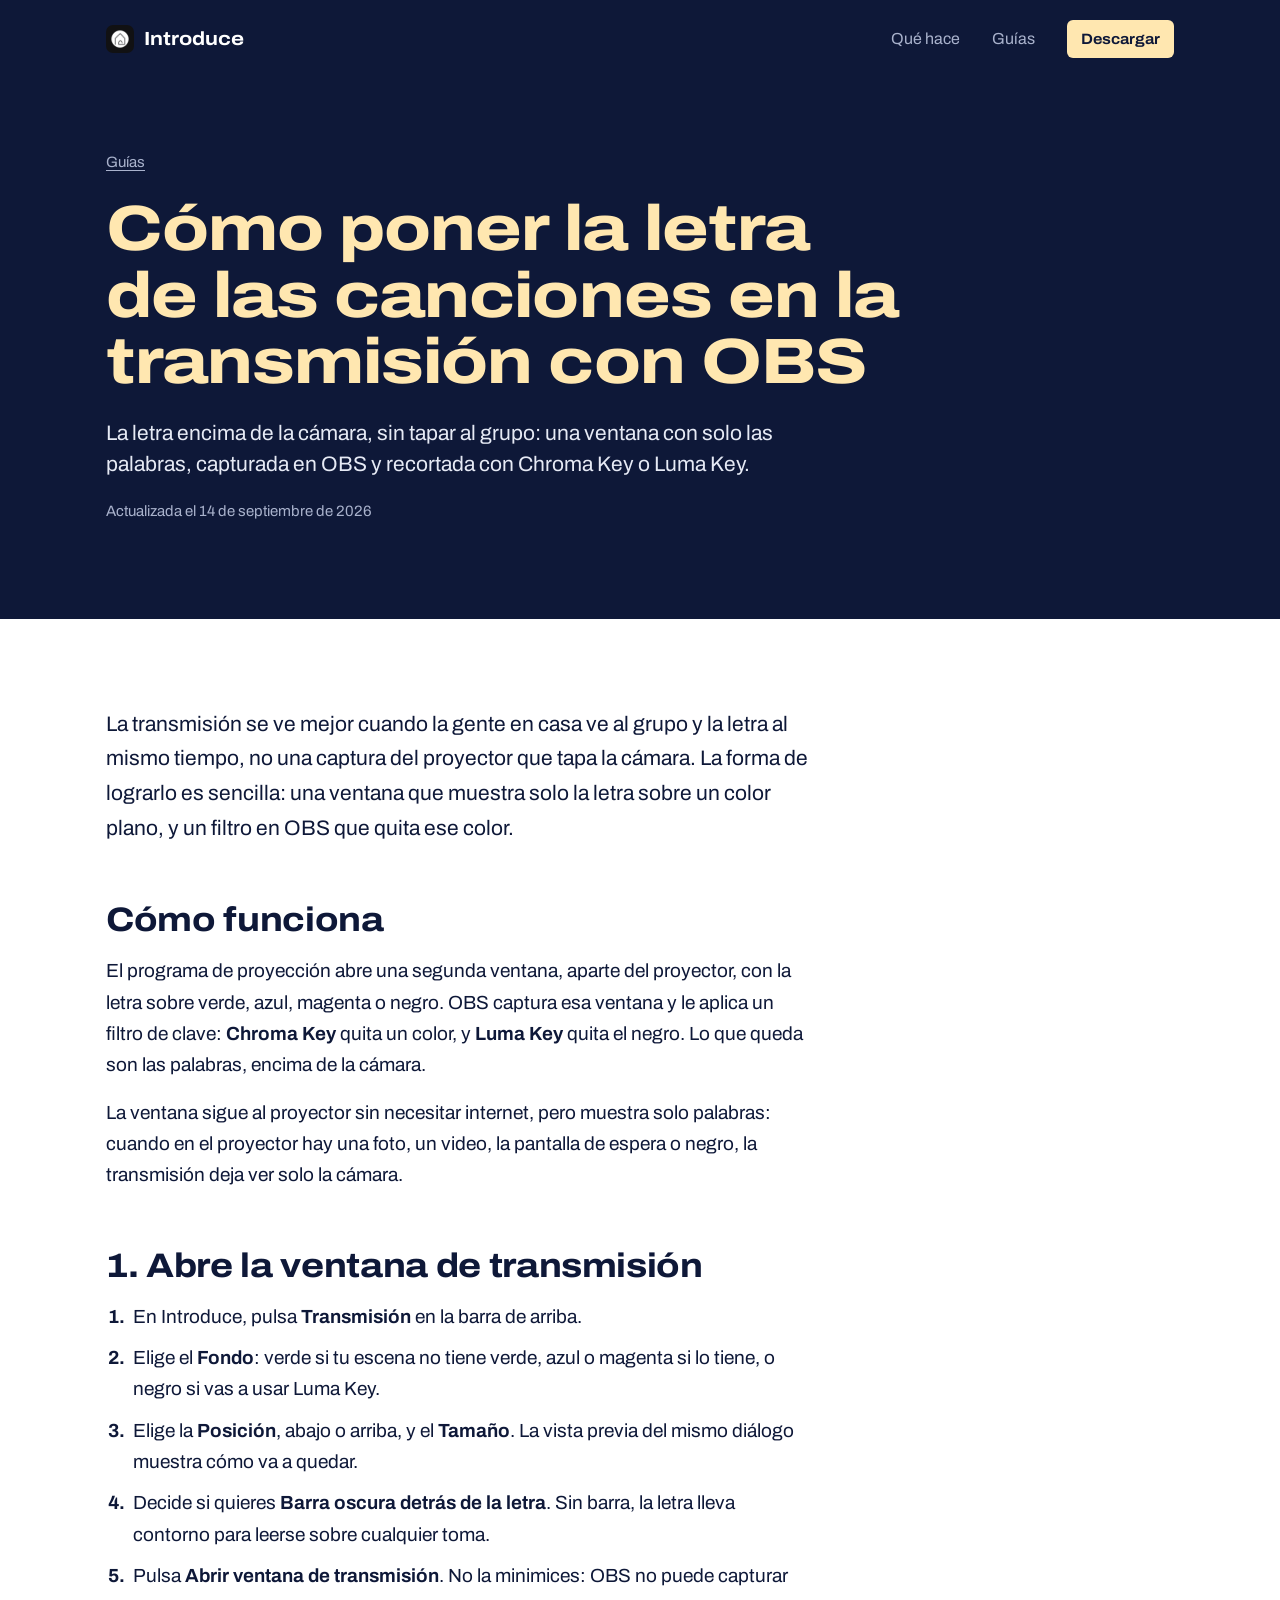
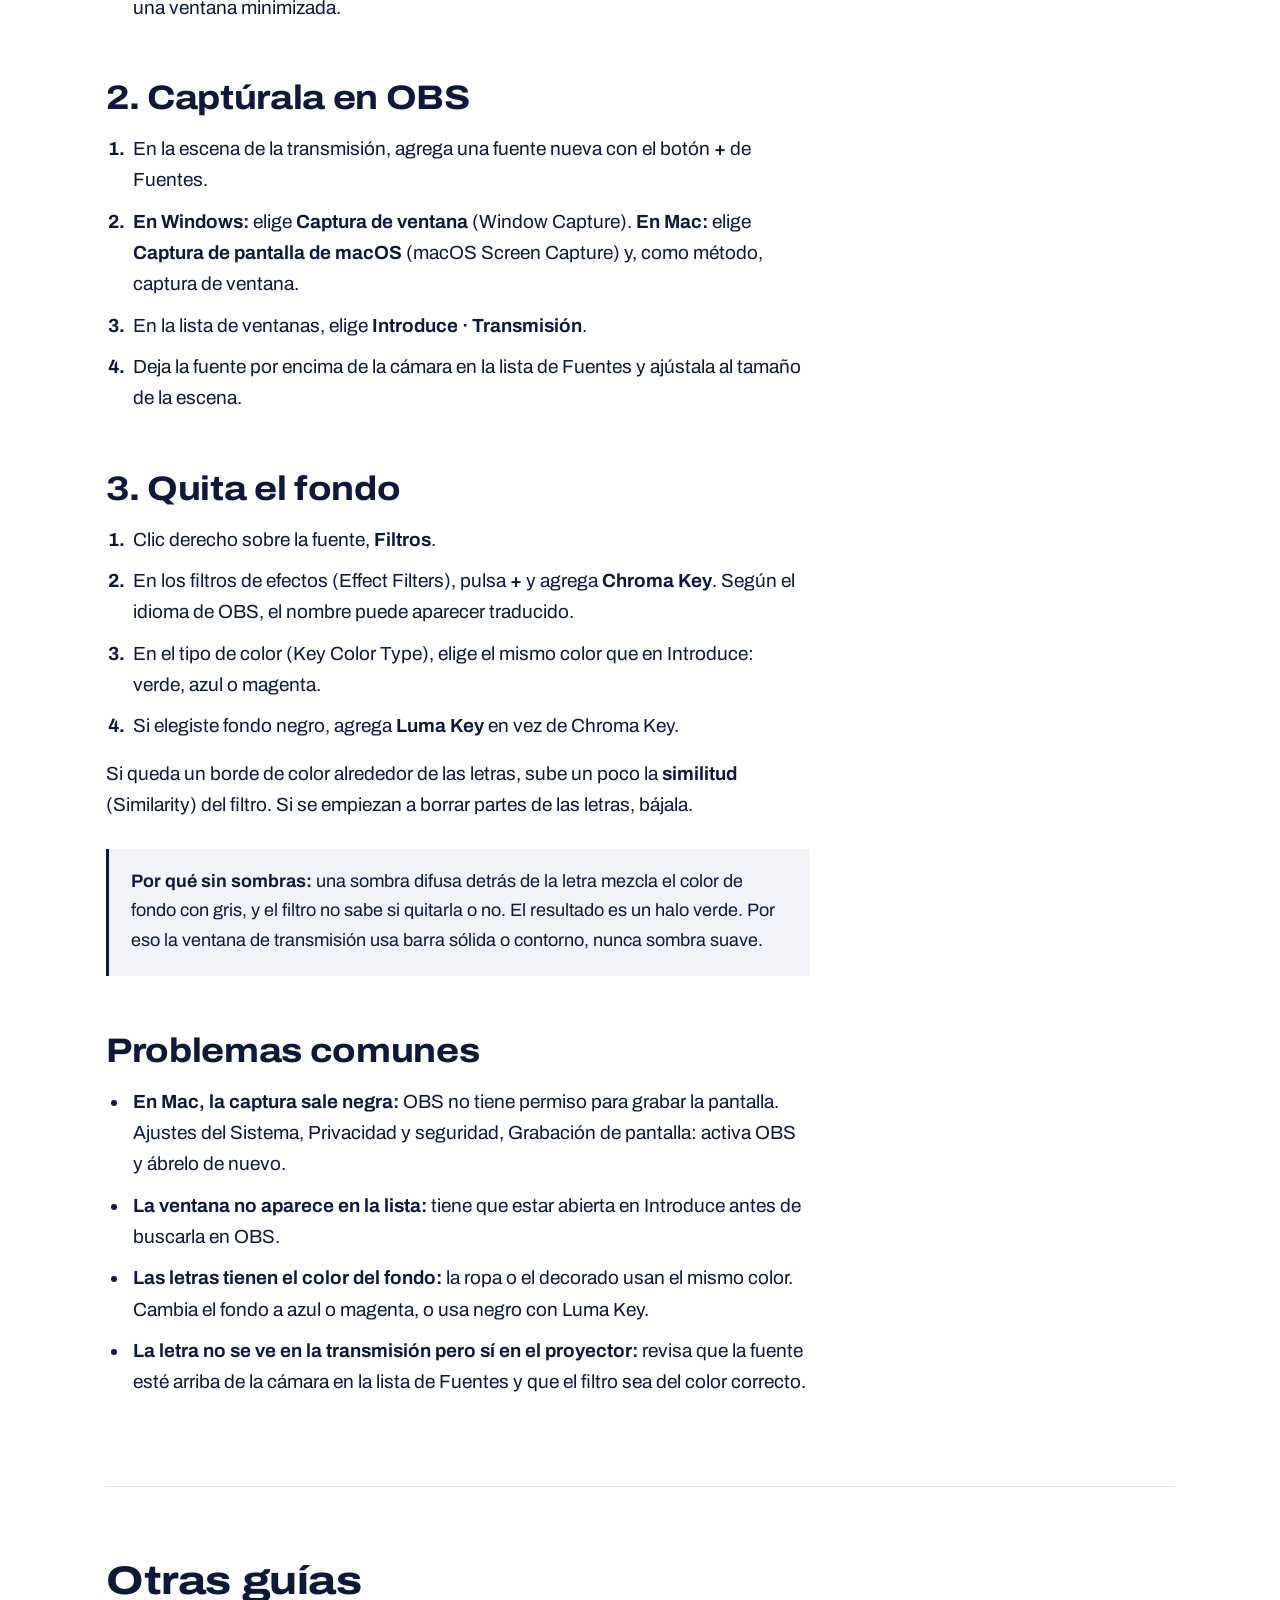
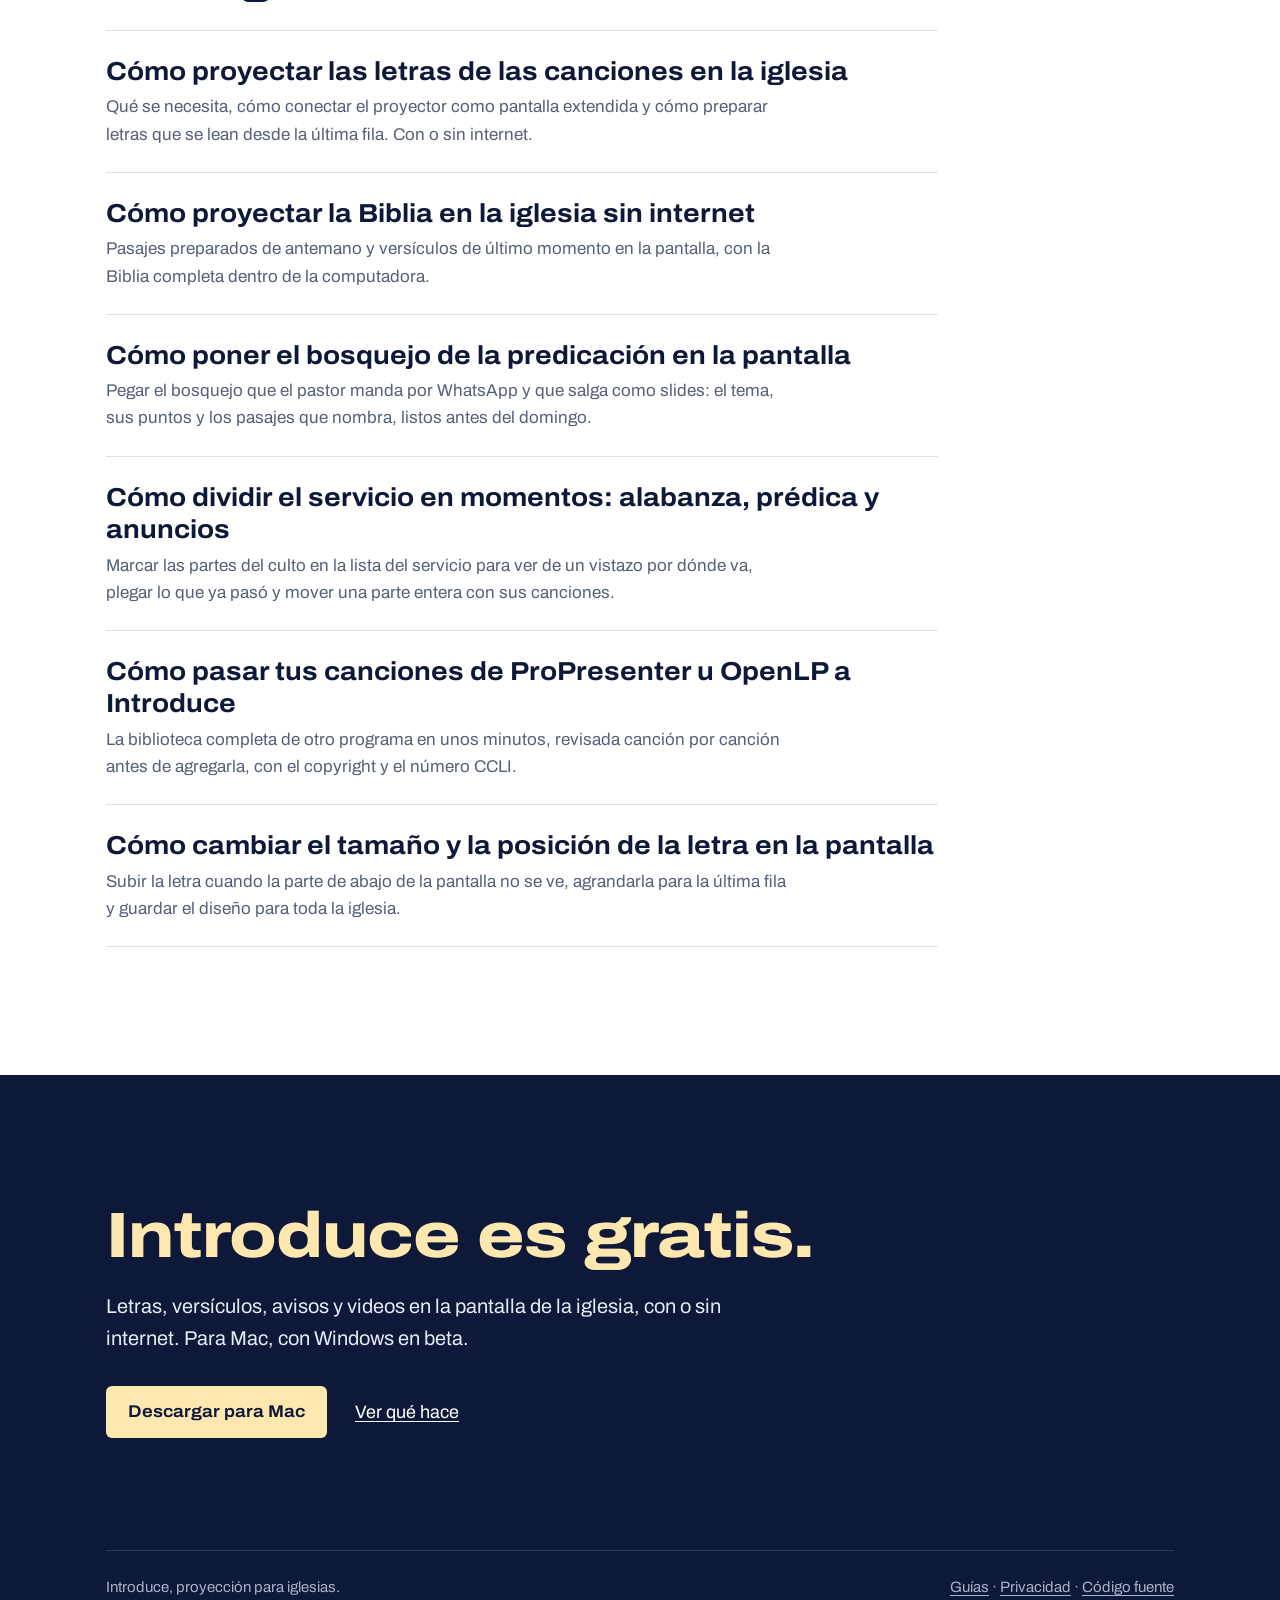
<file: guias/letra-de-las-canciones-en-obs/index.html>
<!doctype html>
<html lang="es">
<head>
<meta charset="utf-8">
<meta name="viewport" content="width=device-width, initial-scale=1">
<title>Cómo poner la letra de las canciones en OBS para la transmisión de la iglesia</title>
<meta name="description" content="La letra encima de la cámara, sin tapar al grupo: una ventana con solo las palabras, capturada en OBS y recortada con Chroma Key o Luma Key.">
<meta name="theme-color" content="#0e1838">
<link rel="canonical" href="https://introducechurch.com/guias/letra-de-las-canciones-en-obs/">

<meta property="og:site_name" content="Introduce">
<meta property="og:type" content="article">
<meta property="og:locale" content="es_LA">
<meta property="og:url" content="https://introducechurch.com/guias/letra-de-las-canciones-en-obs/">
<meta property="og:title" content="Cómo poner la letra de las canciones en OBS para la transmisión de la iglesia">
<meta property="og:description" content="La letra encima de la cámara, sin tapar al grupo: una ventana con solo las palabras, capturada en OBS y recortada con Chroma Key o Luma Key.">
<meta property="og:image" content="https://introducechurch.com/assets/og-es.png">
<meta property="og:image:width" content="1200">
<meta property="og:image:height" content="630">
<meta name="twitter:card" content="summary_large_image">

<link rel="icon" type="image/png" sizes="256x256" href="/assets/icon.png">
<link rel="apple-touch-icon" href="/assets/icon-512.png">
<link rel="preconnect" href="https://fonts.googleapis.com">
<link rel="preconnect" href="https://fonts.gstatic.com" crossorigin>
<link href="https://fonts.googleapis.com/css2?family=Archivo:wdth,wght@62..125,100..900&display=swap" rel="stylesheet">
<link rel="stylesheet" href="/styles.css">
<script type="application/ld+json">
{
  "@context": "https://schema.org",
  "@graph": [
    {
      "@type": "Article",
      "headline": "Cómo poner la letra de las canciones en la transmisión con OBS",
      "description": "La letra encima de la cámara, sin tapar al grupo: una ventana con solo las palabras, capturada en OBS y recortada con Chroma Key o Luma Key.",
      "inLanguage": "es",
      "datePublished": "2026-09-14",
      "dateModified": "2026-09-17",
      "author": {
        "@type": "Organization",
        "name": "Introduce",
        "url": "https://introducechurch.com/"
      },
      "publisher": {
        "@type": "Organization",
        "name": "Introduce",
        "url": "https://introducechurch.com/"
      },
      "mainEntityOfPage": "https://introducechurch.com/guias/letra-de-las-canciones-en-obs/",
      "image": "https://introducechurch.com/assets/og-es.png"
    },
    {
      "@type": "BreadcrumbList",
      "itemListElement": [
        {
          "@type": "ListItem",
          "position": 1,
          "name": "Introduce",
          "item": "https://introducechurch.com/"
        },
        {
          "@type": "ListItem",
          "position": 2,
          "name": "Guías",
          "item": "https://introducechurch.com/guias/"
        },
        {
          "@type": "ListItem",
          "position": 3,
          "name": "Cómo poner la letra de las canciones en la transmisión con OBS",
          "item": "https://introducechurch.com/guias/letra-de-las-canciones-en-obs/"
        }
      ]
    }
  ]
}
</script>
</head>
<body>

<a class="saltar" href="#contenido">Saltar al contenido</a>

<header class="cabecera">
  <div class="contenedor">
    <a class="marca" href="/">
      <img src="/assets/icon.png" alt="" width="28" height="28">
      <span>Introduce</span>
    </a>
    <nav aria-label="Principal">
      <a class="opcional" href="/#domingo">Qué hace</a>
      <a href="/guias/">Guías</a>
      <a class="boton boton-luz" href="/#descargar">Descargar</a>
    </nav>
  </div>
</header>

<main id="contenido">

  <section class="guia-cabeza">
    <div class="contenedor">
      <p class="migas"><a href="/guias/">Guías</a></p>
      <h1>Cómo poner la letra de las canciones en la transmisión con OBS</h1>
      <p class="resumen">La letra encima de la cámara, sin tapar al grupo: una ventana con solo las palabras, capturada en OBS y recortada con Chroma Key o Luma Key.</p>
      <p class="fecha">Actualizada el 14 de septiembre de 2026</p>
    </div>
  </section>

  <div class="contenedor">
    <article class="guia-cuerpo">
<p>La transmisión se ve mejor cuando la gente en casa ve al grupo y la letra al mismo tiempo, no una captura del proyector que tapa la cámara. La forma de lograrlo es sencilla: una ventana que muestra solo la letra sobre un color plano, y un filtro en OBS que quita ese color.</p>

<h2>Cómo funciona</h2>
<p>El programa de proyección abre una segunda ventana, aparte del proyector, con la letra sobre verde, azul, magenta o negro. OBS captura esa ventana y le aplica un filtro de clave: <strong>Chroma Key</strong> quita un color, y <strong>Luma Key</strong> quita el negro. Lo que queda son las palabras, encima de la cámara.</p>
<p>La ventana sigue al proyector sin necesitar internet, pero muestra solo palabras: cuando en el proyector hay una foto, un video, la pantalla de espera o negro, la transmisión deja ver solo la cámara.</p>

<h2>1. Abre la ventana de transmisión</h2>
<ol>
<li>En Introduce, pulsa <strong>Transmisión</strong> en la barra de arriba.</li>
<li>Elige el <strong>Fondo</strong>: verde si tu escena no tiene verde, azul o magenta si lo tiene, o negro si vas a usar Luma Key.</li>
<li>Elige la <strong>Posición</strong>, abajo o arriba, y el <strong>Tamaño</strong>. La vista previa del mismo diálogo muestra cómo va a quedar.</li>
<li>Decide si quieres <strong>Barra oscura detrás de la letra</strong>. Sin barra, la letra lleva contorno para leerse sobre cualquier toma.</li>
<li>Pulsa <strong>Abrir ventana de transmisión</strong>. No la minimices: OBS no puede capturar una ventana minimizada.</li>
</ol>

<h2>2. Captúrala en OBS</h2>
<ol>
<li>En la escena de la transmisión, agrega una fuente nueva con el botón <strong>+</strong> de Fuentes.</li>
<li><strong>En Windows:</strong> elige <strong>Captura de ventana</strong> (Window Capture). <strong>En Mac:</strong> elige <strong>Captura de pantalla de macOS</strong> (macOS Screen Capture) y, como método, captura de ventana.</li>
<li>En la lista de ventanas, elige <strong>Introduce · Transmisión</strong>.</li>
<li>Deja la fuente por encima de la cámara en la lista de Fuentes y ajústala al tamaño de la escena.</li>
</ol>

<h2>3. Quita el fondo</h2>
<ol>
<li>Clic derecho sobre la fuente, <strong>Filtros</strong>.</li>
<li>En los filtros de efectos (Effect Filters), pulsa <strong>+</strong> y agrega <strong>Chroma Key</strong>. Según el idioma de OBS, el nombre puede aparecer traducido.</li>
<li>En el tipo de color (Key Color Type), elige el mismo color que en Introduce: verde, azul o magenta.</li>
<li>Si elegiste fondo negro, agrega <strong>Luma Key</strong> en vez de Chroma Key.</li>
</ol>
<p>Si queda un borde de color alrededor de las letras, sube un poco la <strong>similitud</strong> (Similarity) del filtro. Si se empiezan a borrar partes de las letras, bájala.</p>

<div class="nota"><p><strong>Por qué sin sombras:</strong> una sombra difusa detrás de la letra mezcla el color de fondo con gris, y el filtro no sabe si quitarla o no. El resultado es un halo verde. Por eso la ventana de transmisión usa barra sólida o contorno, nunca sombra suave.</p></div>

<h2>Problemas comunes</h2>
<ul>
<li><strong>En Mac, la captura sale negra:</strong> OBS no tiene permiso para grabar la pantalla. Ajustes del Sistema, Privacidad y seguridad, Grabación de pantalla: activa OBS y ábrelo de nuevo.</li>
<li><strong>La ventana no aparece en la lista:</strong> tiene que estar abierta en Introduce antes de buscarla en OBS.</li>
<li><strong>Las letras tienen el color del fondo:</strong> la ropa o el decorado usan el mismo color. Cambia el fondo a azul o magenta, o usa negro con Luma Key.</li>
<li><strong>La letra no se ve en la transmisión pero sí en el proyector:</strong> revisa que la fuente esté arriba de la cámara en la lista de Fuentes y que el filtro sea del color correcto.</li>
</ul>
    </article>
  </div>

  <section class="guias-portada" aria-labelledby="mas-guias">
    <div class="contenedor">
      <div>
        <h2 id="mas-guias">Otras guías</h2>
        <ul class="lista-guias">
          <li><a href="/guias/proyectar-letras-en-la-iglesia/"><span class="titulo">Cómo proyectar las letras de las canciones en la iglesia</span><span class="de-que-trata">Qué se necesita, cómo conectar el proyector como pantalla extendida y cómo preparar letras que se lean desde la última fila. Con o sin internet.</span></a></li>
          <li><a href="/guias/biblia-en-pantalla-sin-internet/"><span class="titulo">Cómo proyectar la Biblia en la iglesia sin internet</span><span class="de-que-trata">Pasajes preparados de antemano y versículos de último momento en la pantalla, con la Biblia completa dentro de la computadora.</span></a></li>
          <li><a href="/guias/bosquejo-de-la-predicacion/"><span class="titulo">Cómo poner el bosquejo de la predicación en la pantalla</span><span class="de-que-trata">Pegar el bosquejo que el pastor manda por WhatsApp y que salga como slides: el tema, sus puntos y los pasajes que nombra, listos antes del domingo.</span></a></li>
          <li><a href="/guias/momentos-del-servicio/"><span class="titulo">Cómo dividir el servicio en momentos: alabanza, prédica y anuncios</span><span class="de-que-trata">Marcar las partes del culto en la lista del servicio para ver de un vistazo por dónde va, plegar lo que ya pasó y mover una parte entera con sus canciones.</span></a></li>
          <li><a href="/guias/de-propresenter-a-introduce/"><span class="titulo">Cómo pasar tus canciones de ProPresenter u OpenLP a Introduce</span><span class="de-que-trata">La biblioteca completa de otro programa en unos minutos, revisada canción por canción antes de agregarla, con el copyright y el número CCLI.</span></a></li>
          <li><a href="/guias/disenos-de-letra/"><span class="titulo">Cómo cambiar el tamaño y la posición de la letra en la pantalla</span><span class="de-que-trata">Subir la letra cuando la parte de abajo de la pantalla no se ve, agrandarla para la última fila y guardar el diseño para toda la iglesia.</span></a></li>
        </ul>
      </div>
    </div>
  </section>

  <section class="cierre" aria-labelledby="cierre-titulo">
    <div class="contenedor">
      <h2 id="cierre-titulo">Introduce es gratis.</h2>
      <p>
        Letras, versículos, avisos y videos en la pantalla de la iglesia, con o
        sin internet. Para Mac, con Windows en beta.
      </p>
      <div class="acciones">
        <a class="boton boton-luz" href="/descargar/mac" rel="nofollow">Descargar para Mac</a>
        <a href="/">Ver qué hace</a>
      </div>

      <footer class="pie">
        <p>Introduce, proyección para iglesias.</p>
        <p><a href="/guias/">Guías</a> · <a href="/privacidad/">Privacidad</a> · <a href="https://github.com/steven230500/introduce-church">Código fuente</a></p>
      </footer>
    </div>
  </section>

</main>

</body>
</html>
</file>
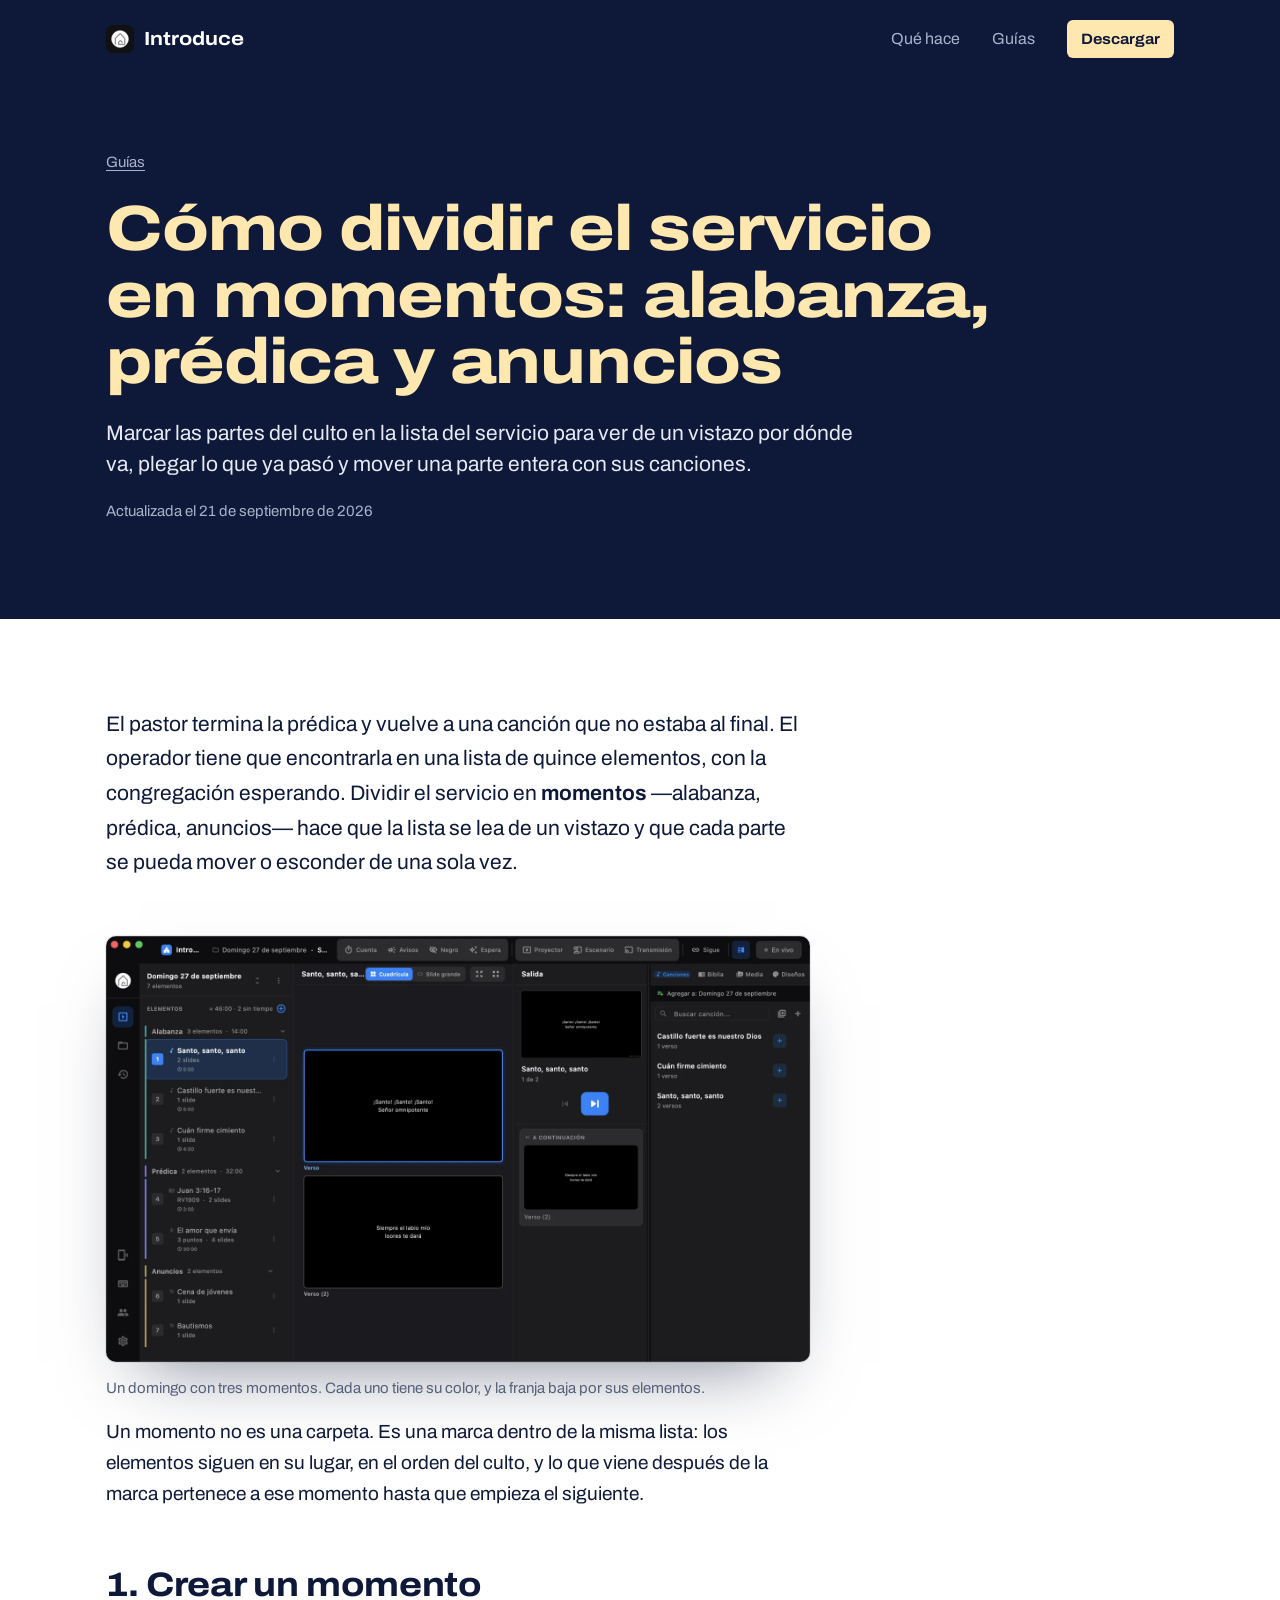
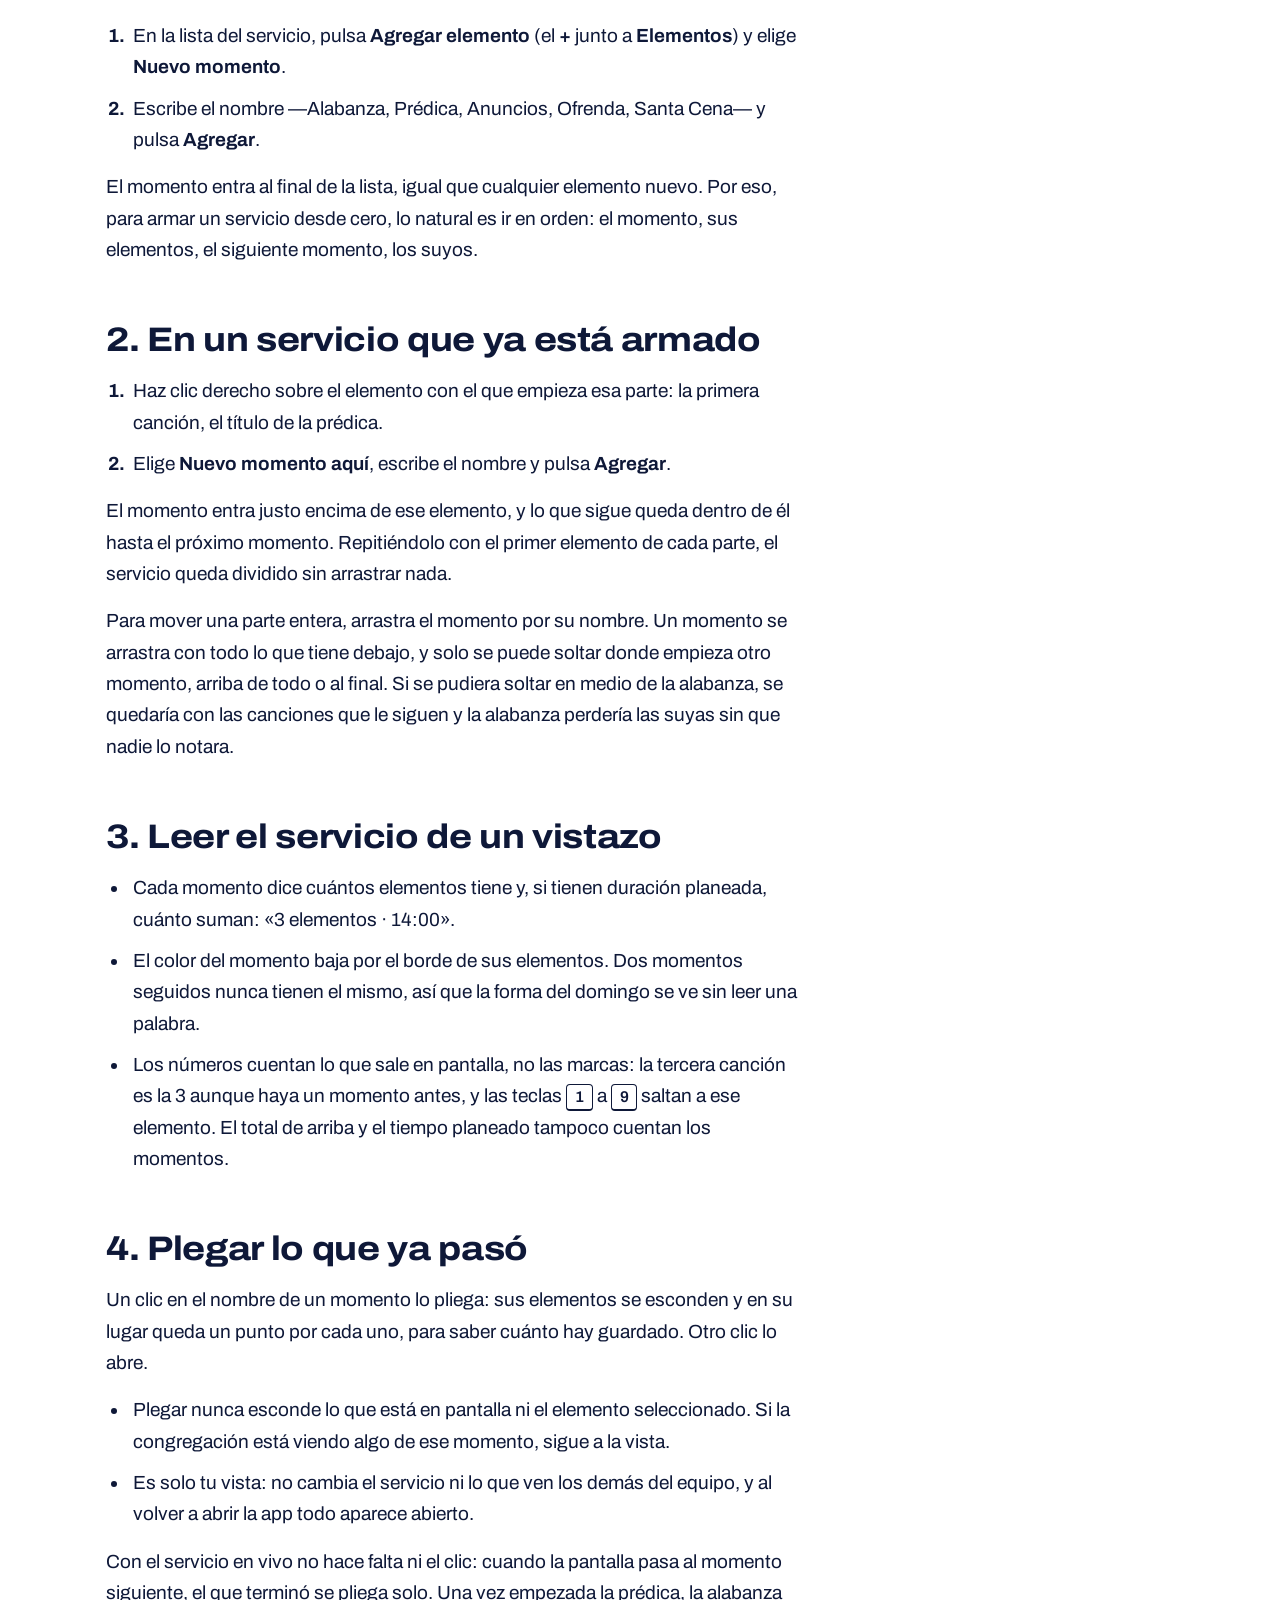
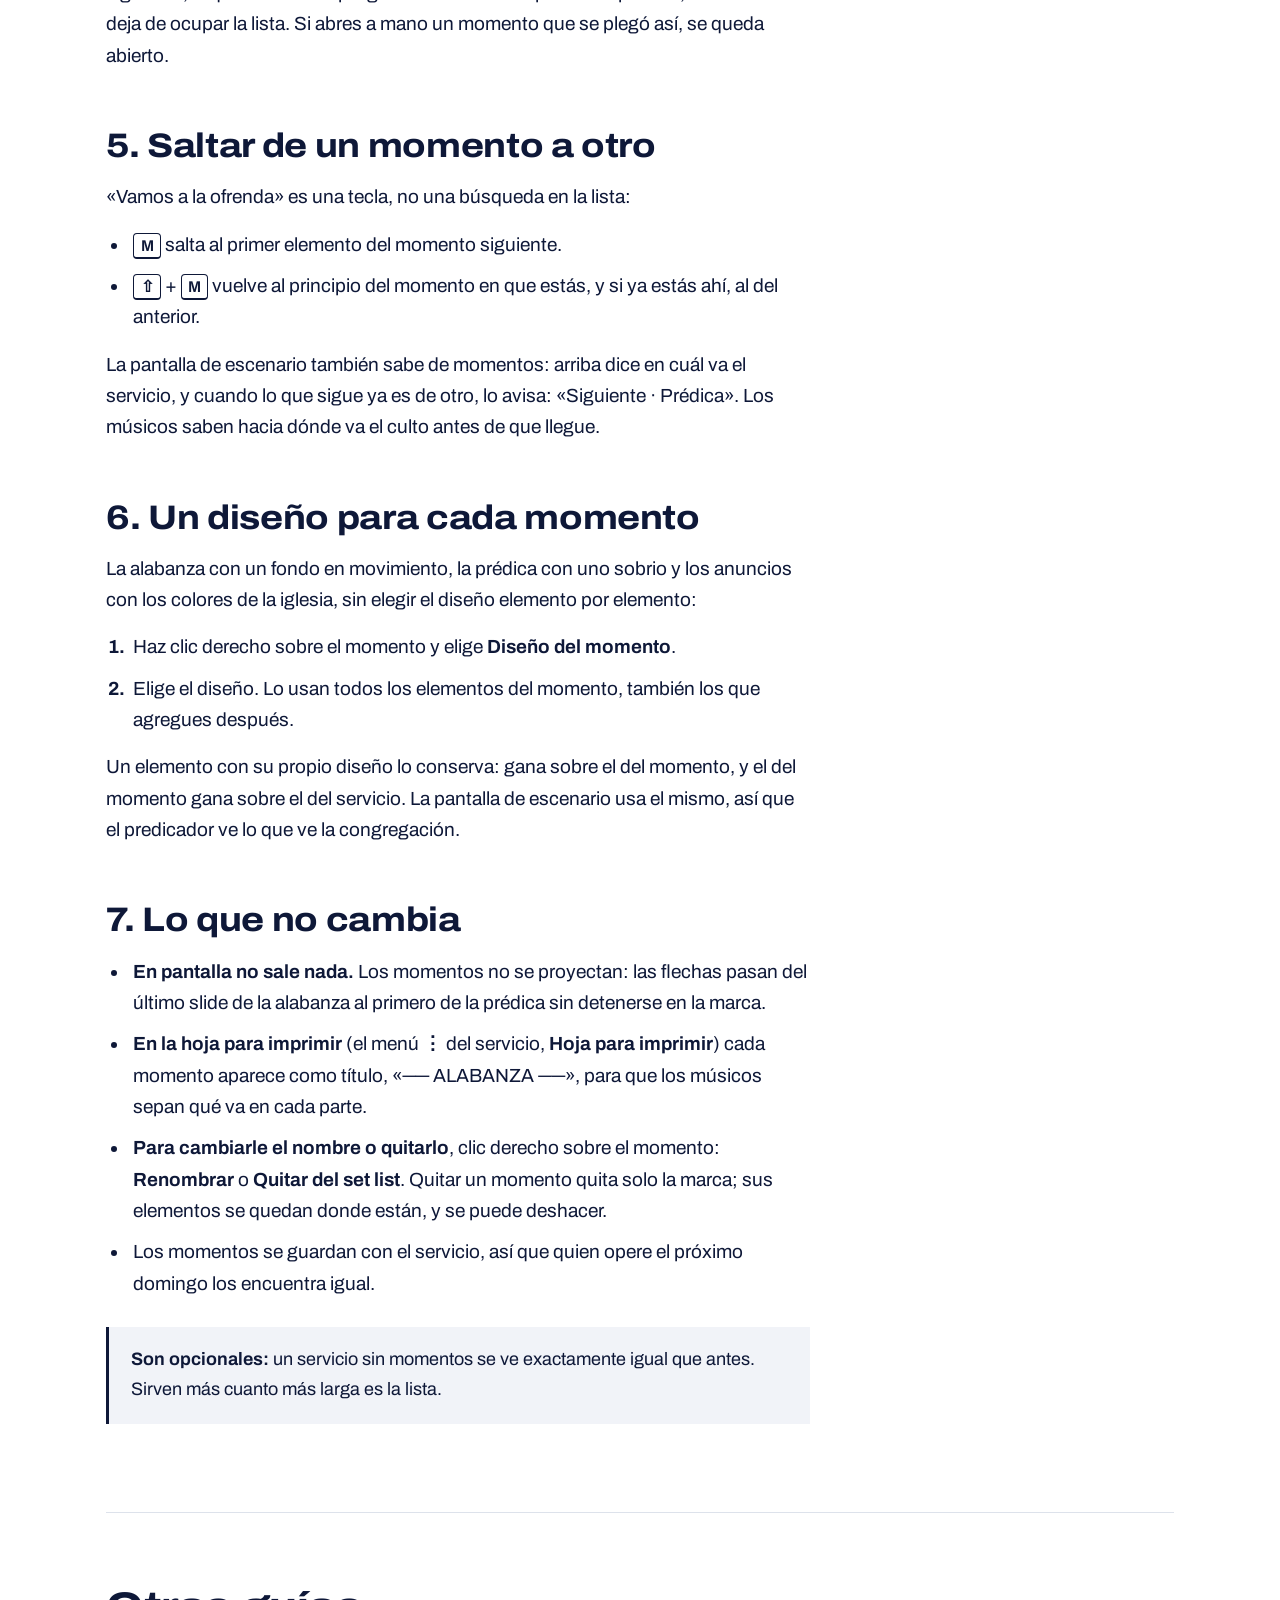
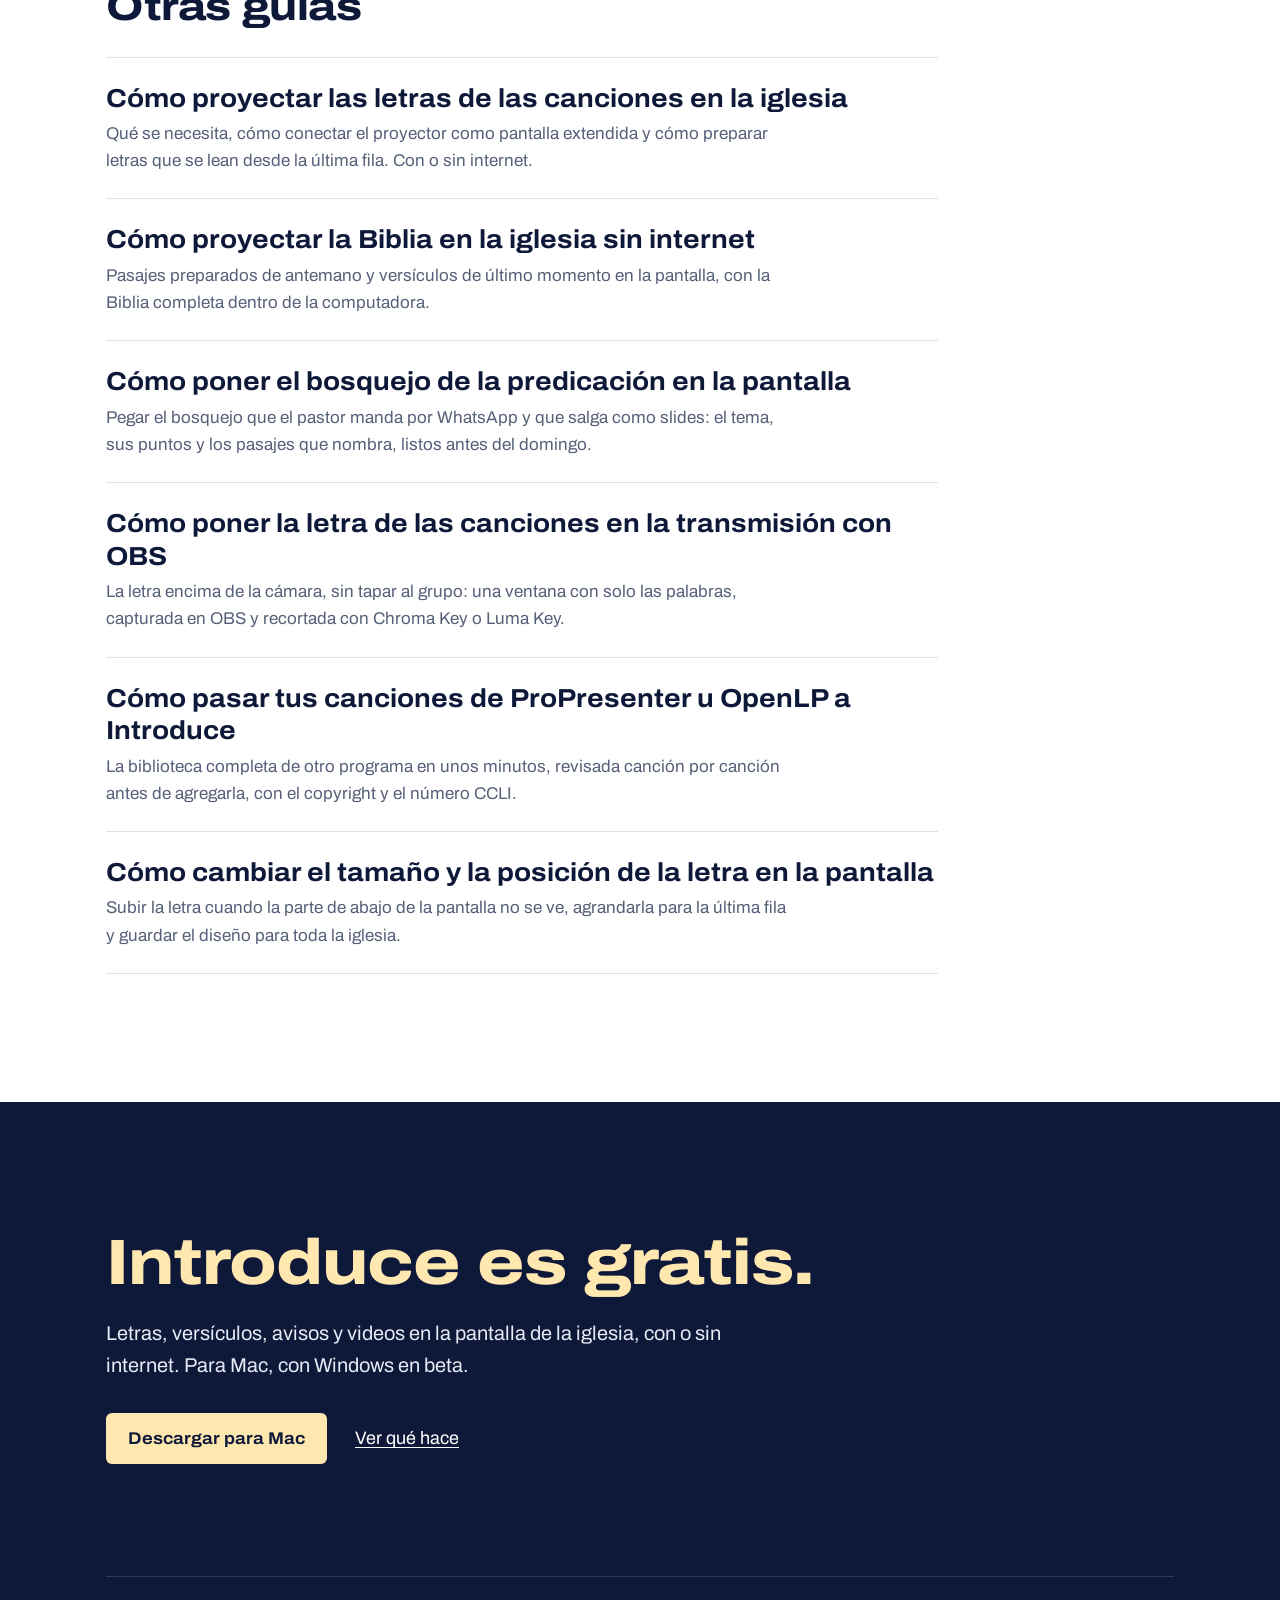
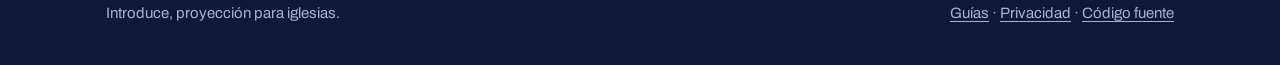
<file: guias/momentos-del-servicio/index.html>
<!doctype html>
<html lang="es">
<head>
<meta charset="utf-8">
<meta name="viewport" content="width=device-width, initial-scale=1">
<title>Cómo dividir el servicio en momentos: alabanza, prédica y anuncios</title>
<meta name="description" content="Marcar las partes del culto en la lista del servicio para ver de un vistazo por dónde va, plegar lo que ya pasó y mover una parte entera con sus canciones.">
<meta name="theme-color" content="#0e1838">
<link rel="canonical" href="https://introducechurch.com/guias/momentos-del-servicio/">

<meta property="og:site_name" content="Introduce">
<meta property="og:type" content="article">
<meta property="og:locale" content="es_LA">
<meta property="og:url" content="https://introducechurch.com/guias/momentos-del-servicio/">
<meta property="og:title" content="Cómo dividir el servicio en momentos: alabanza, prédica y anuncios">
<meta property="og:description" content="Marcar las partes del culto en la lista del servicio para ver de un vistazo por dónde va, plegar lo que ya pasó y mover una parte entera con sus canciones.">
<meta property="og:image" content="https://introducechurch.com/assets/og-es.png">
<meta property="og:image:width" content="1200">
<meta property="og:image:height" content="630">
<meta name="twitter:card" content="summary_large_image">

<link rel="icon" type="image/png" sizes="256x256" href="/assets/icon.png">
<link rel="apple-touch-icon" href="/assets/icon-512.png">
<link rel="preconnect" href="https://fonts.googleapis.com">
<link rel="preconnect" href="https://fonts.gstatic.com" crossorigin>
<link href="https://fonts.googleapis.com/css2?family=Archivo:wdth,wght@62..125,100..900&display=swap" rel="stylesheet">
<link rel="stylesheet" href="/styles.css">
<script type="application/ld+json">
{
  "@context": "https://schema.org",
  "@graph": [
    {
      "@type": "Article",
      "headline": "Cómo dividir el servicio en momentos: alabanza, prédica y anuncios",
      "description": "Marcar las partes del culto en la lista del servicio para ver de un vistazo por dónde va, plegar lo que ya pasó y mover una parte entera con sus canciones.",
      "inLanguage": "es",
      "datePublished": "2026-09-21",
      "dateModified": "2026-09-21",
      "author": {
        "@type": "Organization",
        "name": "Introduce",
        "url": "https://introducechurch.com/"
      },
      "publisher": {
        "@type": "Organization",
        "name": "Introduce",
        "url": "https://introducechurch.com/"
      },
      "mainEntityOfPage": "https://introducechurch.com/guias/momentos-del-servicio/",
      "image": "https://introducechurch.com/assets/og-es.png"
    },
    {
      "@type": "BreadcrumbList",
      "itemListElement": [
        {
          "@type": "ListItem",
          "position": 1,
          "name": "Introduce",
          "item": "https://introducechurch.com/"
        },
        {
          "@type": "ListItem",
          "position": 2,
          "name": "Guías",
          "item": "https://introducechurch.com/guias/"
        },
        {
          "@type": "ListItem",
          "position": 3,
          "name": "Cómo dividir el servicio en momentos: alabanza, prédica y anuncios",
          "item": "https://introducechurch.com/guias/momentos-del-servicio/"
        }
      ]
    }
  ]
}
</script>
</head>
<body>

<a class="saltar" href="#contenido">Saltar al contenido</a>

<header class="cabecera">
  <div class="contenedor">
    <a class="marca" href="/">
      <img src="/assets/icon.png" alt="" width="28" height="28">
      <span>Introduce</span>
    </a>
    <nav aria-label="Principal">
      <a class="opcional" href="/#domingo">Qué hace</a>
      <a href="/guias/">Guías</a>
      <a class="boton boton-luz" href="/#descargar">Descargar</a>
    </nav>
  </div>
</header>

<main id="contenido">


  <section class="guia-cabeza">
    <div class="contenedor">
      <p class="migas"><a href="/guias/">Guías</a></p>
      <h1>Cómo dividir el servicio en momentos: alabanza, prédica y anuncios</h1>
      <p class="resumen">Marcar las partes del culto en la lista del servicio para ver de un vistazo por dónde va, plegar lo que ya pasó y mover una parte entera con sus canciones.</p>
      <p class="fecha">Actualizada el 21 de septiembre de 2026</p>
    </div>
  </section>

  <div class="contenedor">
    <article class="guia-cuerpo">
<p>El pastor termina la prédica y vuelve a una canción que no estaba al final. El operador tiene que encontrarla en una lista de quince elementos, con la congregación esperando. Dividir el servicio en <strong>momentos</strong> —alabanza, prédica, anuncios— hace que la lista se lea de un vistazo y que cada parte se pueda mover o esconder de una sola vez.</p>

<figure class="captura">
  <img src="/assets/momentos.webp" width="1600" height="967" loading="lazy"
       alt="La lista de un domingo dividida en Alabanza, Prédica y Anuncios, cada momento con su color bajando por sus elementos">
  <figcaption>Un domingo con tres momentos. Cada uno tiene su color, y la franja baja por sus elementos.</figcaption>
</figure>

<p>Un momento no es una carpeta. Es una marca dentro de la misma lista: los elementos siguen en su lugar, en el orden del culto, y lo que viene después de la marca pertenece a ese momento hasta que empieza el siguiente.</p>

<h2>1. Crear un momento</h2>
<ol>
<li>En la lista del servicio, pulsa <strong>Agregar elemento</strong> (el <strong>+</strong> junto a <strong>Elementos</strong>) y elige <strong>Nuevo momento</strong>.</li>
<li>Escribe el nombre —Alabanza, Prédica, Anuncios, Ofrenda, Santa Cena— y pulsa <strong>Agregar</strong>.</li>
</ol>
<p>El momento entra al final de la lista, igual que cualquier elemento nuevo. Por eso, para armar un servicio desde cero, lo natural es ir en orden: el momento, sus elementos, el siguiente momento, los suyos.</p>

<h2>2. En un servicio que ya está armado</h2>
<ol>
<li>Haz clic derecho sobre el elemento con el que empieza esa parte: la primera canción, el título de la prédica.</li>
<li>Elige <strong>Nuevo momento aquí</strong>, escribe el nombre y pulsa <strong>Agregar</strong>.</li>
</ol>
<p>El momento entra justo encima de ese elemento, y lo que sigue queda dentro de él hasta el próximo momento. Repitiéndolo con el primer elemento de cada parte, el servicio queda dividido sin arrastrar nada.</p>
<p>Para mover una parte entera, arrastra el momento por su nombre. Un momento se arrastra con todo lo que tiene debajo, y solo se puede soltar donde empieza otro momento, arriba de todo o al final. Si se pudiera soltar en medio de la alabanza, se quedaría con las canciones que le siguen y la alabanza perdería las suyas sin que nadie lo notara.</p>

<h2>3. Leer el servicio de un vistazo</h2>
<ul>
<li>Cada momento dice cuántos elementos tiene y, si tienen duración planeada, cuánto suman: «3 elementos · 14:00».</li>
<li>El color del momento baja por el borde de sus elementos. Dos momentos seguidos nunca tienen el mismo, así que la forma del domingo se ve sin leer una palabra.</li>
<li>Los números cuentan lo que sale en pantalla, no las marcas: la tercera canción es la 3 aunque haya un momento antes, y las teclas <kbd>1</kbd> a <kbd>9</kbd> saltan a ese elemento. El total de arriba y el tiempo planeado tampoco cuentan los momentos.</li>
</ul>

<h2>4. Plegar lo que ya pasó</h2>
<p>Un clic en el nombre de un momento lo pliega: sus elementos se esconden y en su lugar queda un punto por cada uno, para saber cuánto hay guardado. Otro clic lo abre.</p>
<ul>
<li>Plegar nunca esconde lo que está en pantalla ni el elemento seleccionado. Si la congregación está viendo algo de ese momento, sigue a la vista.</li>
<li>Es solo tu vista: no cambia el servicio ni lo que ven los demás del equipo, y al volver a abrir la app todo aparece abierto.</li>
</ul>
<p>Con el servicio en vivo no hace falta ni el clic: cuando la pantalla pasa al momento siguiente, el que terminó se pliega solo. Una vez empezada la prédica, la alabanza deja de ocupar la lista. Si abres a mano un momento que se plegó así, se queda abierto.</p>

<h2>5. Saltar de un momento a otro</h2>
<p>«Vamos a la ofrenda» es una tecla, no una búsqueda en la lista:</p>
<ul>
<li><kbd>M</kbd> salta al primer elemento del momento siguiente.</li>
<li><kbd>⇧</kbd> + <kbd>M</kbd> vuelve al principio del momento en que estás, y si ya estás ahí, al del anterior.</li>
</ul>
<p>La pantalla de escenario también sabe de momentos: arriba dice en cuál va el servicio, y cuando lo que sigue ya es de otro, lo avisa: «Siguiente · Prédica». Los músicos saben hacia dónde va el culto antes de que llegue.</p>

<h2>6. Un diseño para cada momento</h2>
<p>La alabanza con un fondo en movimiento, la prédica con uno sobrio y los anuncios con los colores de la iglesia, sin elegir el diseño elemento por elemento:</p>
<ol>
<li>Haz clic derecho sobre el momento y elige <strong>Diseño del momento</strong>.</li>
<li>Elige el diseño. Lo usan todos los elementos del momento, también los que agregues después.</li>
</ol>
<p>Un elemento con su propio diseño lo conserva: gana sobre el del momento, y el del momento gana sobre el del servicio. La pantalla de escenario usa el mismo, así que el predicador ve lo que ve la congregación.</p>

<h2>7. Lo que no cambia</h2>
<ul>
<li><strong>En pantalla no sale nada.</strong> Los momentos no se proyectan: las flechas pasan del último slide de la alabanza al primero de la prédica sin detenerse en la marca.</li>
<li><strong>En la hoja para imprimir</strong> (el menú <strong>⋮</strong> del servicio, <strong>Hoja para imprimir</strong>) cada momento aparece como título, «── ALABANZA ──», para que los músicos sepan qué va en cada parte.</li>
<li><strong>Para cambiarle el nombre o quitarlo</strong>, clic derecho sobre el momento: <strong>Renombrar</strong> o <strong>Quitar del set list</strong>. Quitar un momento quita solo la marca; sus elementos se quedan donde están, y se puede deshacer.</li>
<li>Los momentos se guardan con el servicio, así que quien opere el próximo domingo los encuentra igual.</li>
</ul>

<div class="nota"><p><strong>Son opcionales:</strong> un servicio sin momentos se ve exactamente igual que antes. Sirven más cuanto más larga es la lista.</p></div>
    </article>
  </div>

  <section class="guias-portada" aria-labelledby="mas-guias">
    <div class="contenedor">
      <div>
        <h2 id="mas-guias">Otras guías</h2>
        <ul class="lista-guias">
          <li><a href="/guias/proyectar-letras-en-la-iglesia/"><span class="titulo">Cómo proyectar las letras de las canciones en la iglesia</span><span class="de-que-trata">Qué se necesita, cómo conectar el proyector como pantalla extendida y cómo preparar letras que se lean desde la última fila. Con o sin internet.</span></a></li>
          <li><a href="/guias/biblia-en-pantalla-sin-internet/"><span class="titulo">Cómo proyectar la Biblia en la iglesia sin internet</span><span class="de-que-trata">Pasajes preparados de antemano y versículos de último momento en la pantalla, con la Biblia completa dentro de la computadora.</span></a></li>
          <li><a href="/guias/bosquejo-de-la-predicacion/"><span class="titulo">Cómo poner el bosquejo de la predicación en la pantalla</span><span class="de-que-trata">Pegar el bosquejo que el pastor manda por WhatsApp y que salga como slides: el tema, sus puntos y los pasajes que nombra, listos antes del domingo.</span></a></li>
          <li><a href="/guias/letra-de-las-canciones-en-obs/"><span class="titulo">Cómo poner la letra de las canciones en la transmisión con OBS</span><span class="de-que-trata">La letra encima de la cámara, sin tapar al grupo: una ventana con solo las palabras, capturada en OBS y recortada con Chroma Key o Luma Key.</span></a></li>
          <li><a href="/guias/de-propresenter-a-introduce/"><span class="titulo">Cómo pasar tus canciones de ProPresenter u OpenLP a Introduce</span><span class="de-que-trata">La biblioteca completa de otro programa en unos minutos, revisada canción por canción antes de agregarla, con el copyright y el número CCLI.</span></a></li>
          <li><a href="/guias/disenos-de-letra/"><span class="titulo">Cómo cambiar el tamaño y la posición de la letra en la pantalla</span><span class="de-que-trata">Subir la letra cuando la parte de abajo de la pantalla no se ve, agrandarla para la última fila y guardar el diseño para toda la iglesia.</span></a></li>
        </ul>
      </div>
    </div>
  </section>

  <section class="cierre" aria-labelledby="cierre-titulo">
    <div class="contenedor">
      <h2 id="cierre-titulo">Introduce es gratis.</h2>
      <p>
        Letras, versículos, avisos y videos en la pantalla de la iglesia, con o
        sin internet. Para Mac, con Windows en beta.
      </p>
      <div class="acciones">
        <a class="boton boton-luz" href="/descargar/mac" rel="nofollow">Descargar para Mac</a>
        <a href="/">Ver qué hace</a>
      </div>

      <footer class="pie">
        <p>Introduce, proyección para iglesias.</p>
        <p><a href="/guias/">Guías</a> · <a href="/privacidad/">Privacidad</a> · <a href="https://github.com/steven230500/introduce-church">Código fuente</a></p>
      </footer>
    </div>
  </section>

</main>

</body>
</html>
</file>
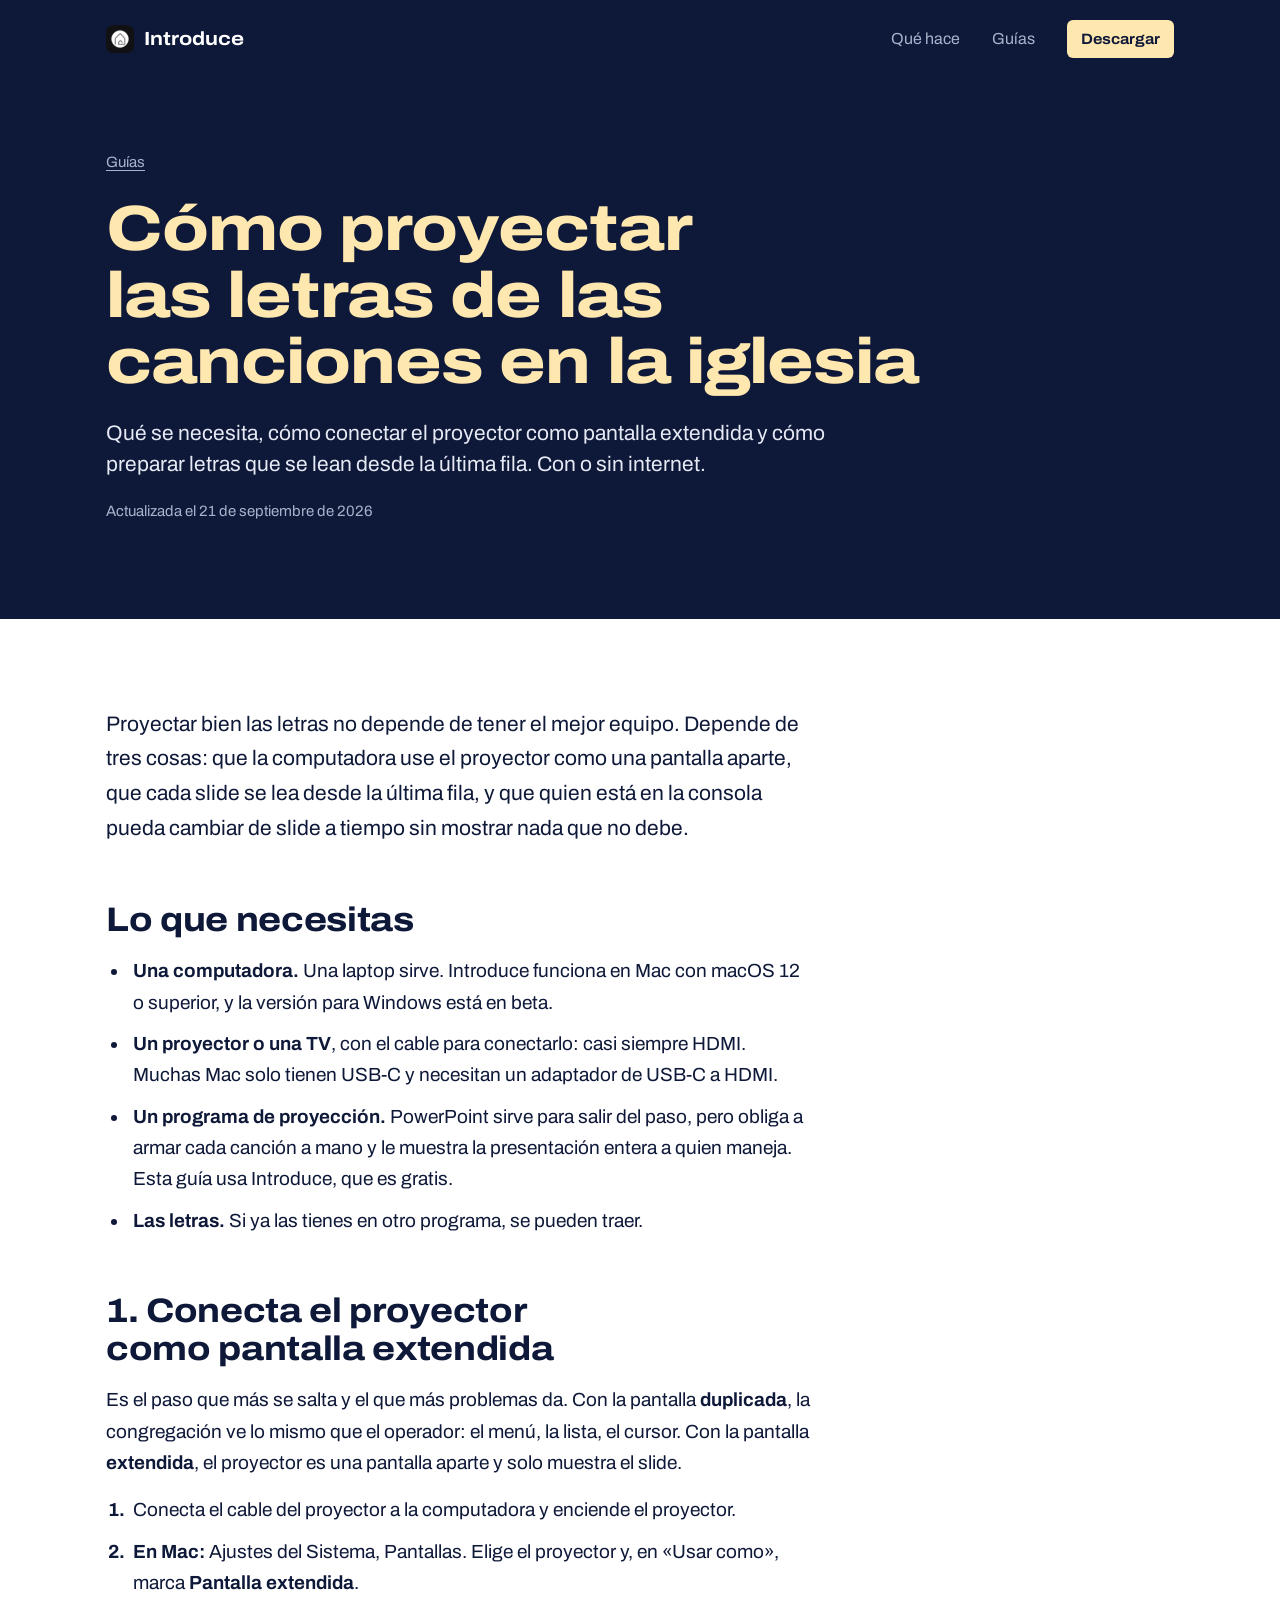
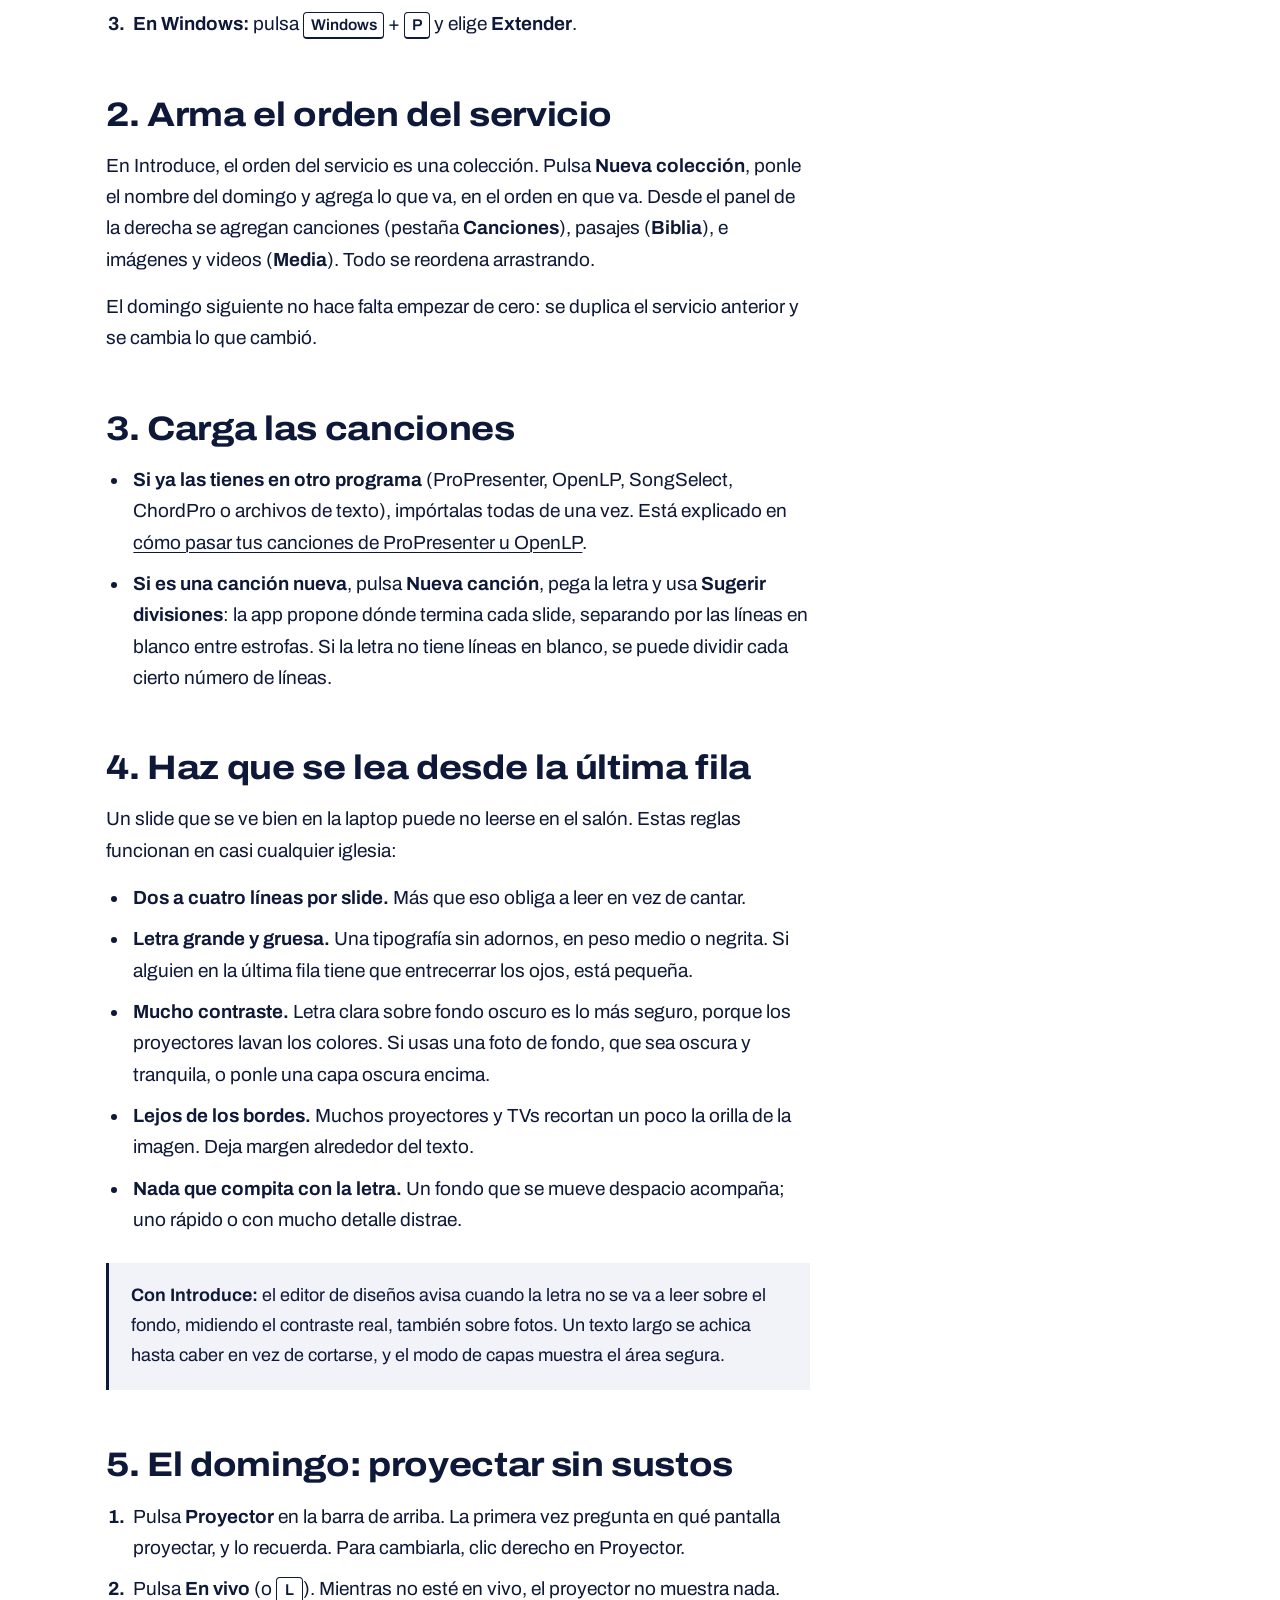
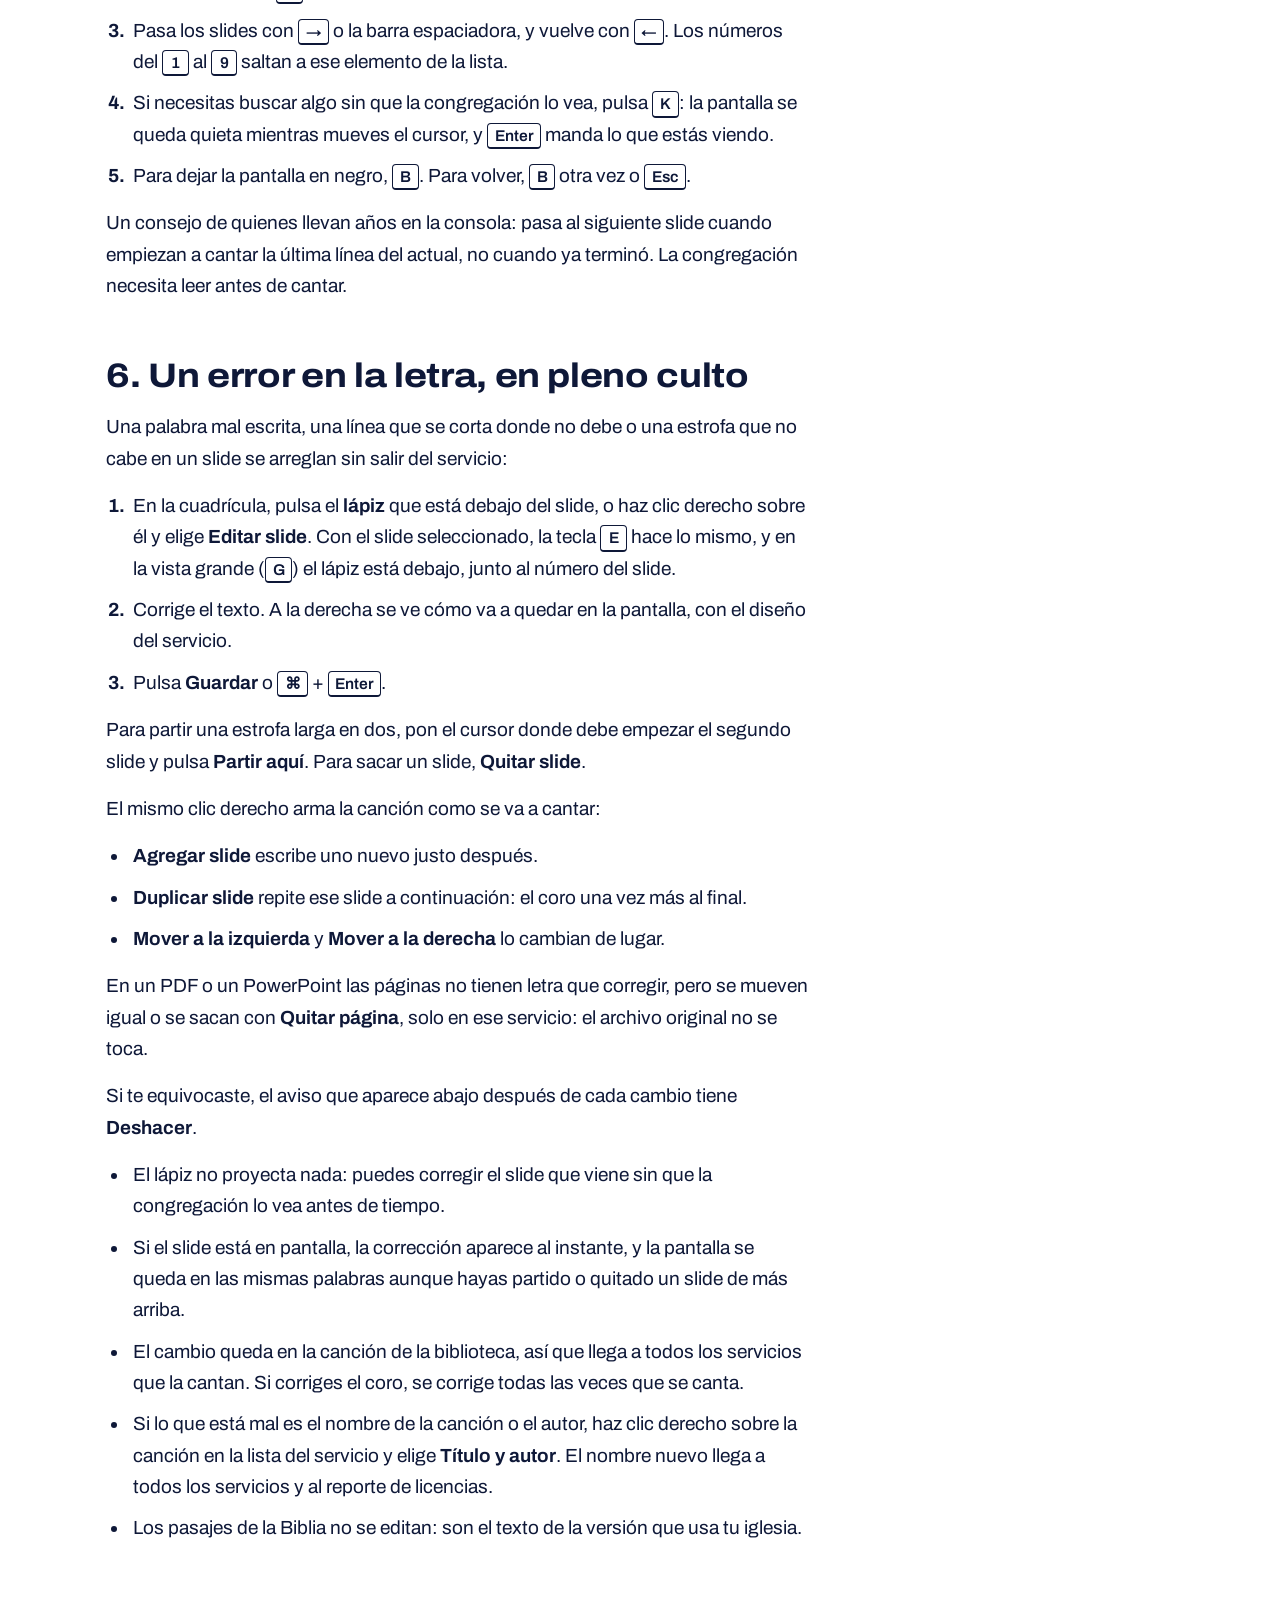
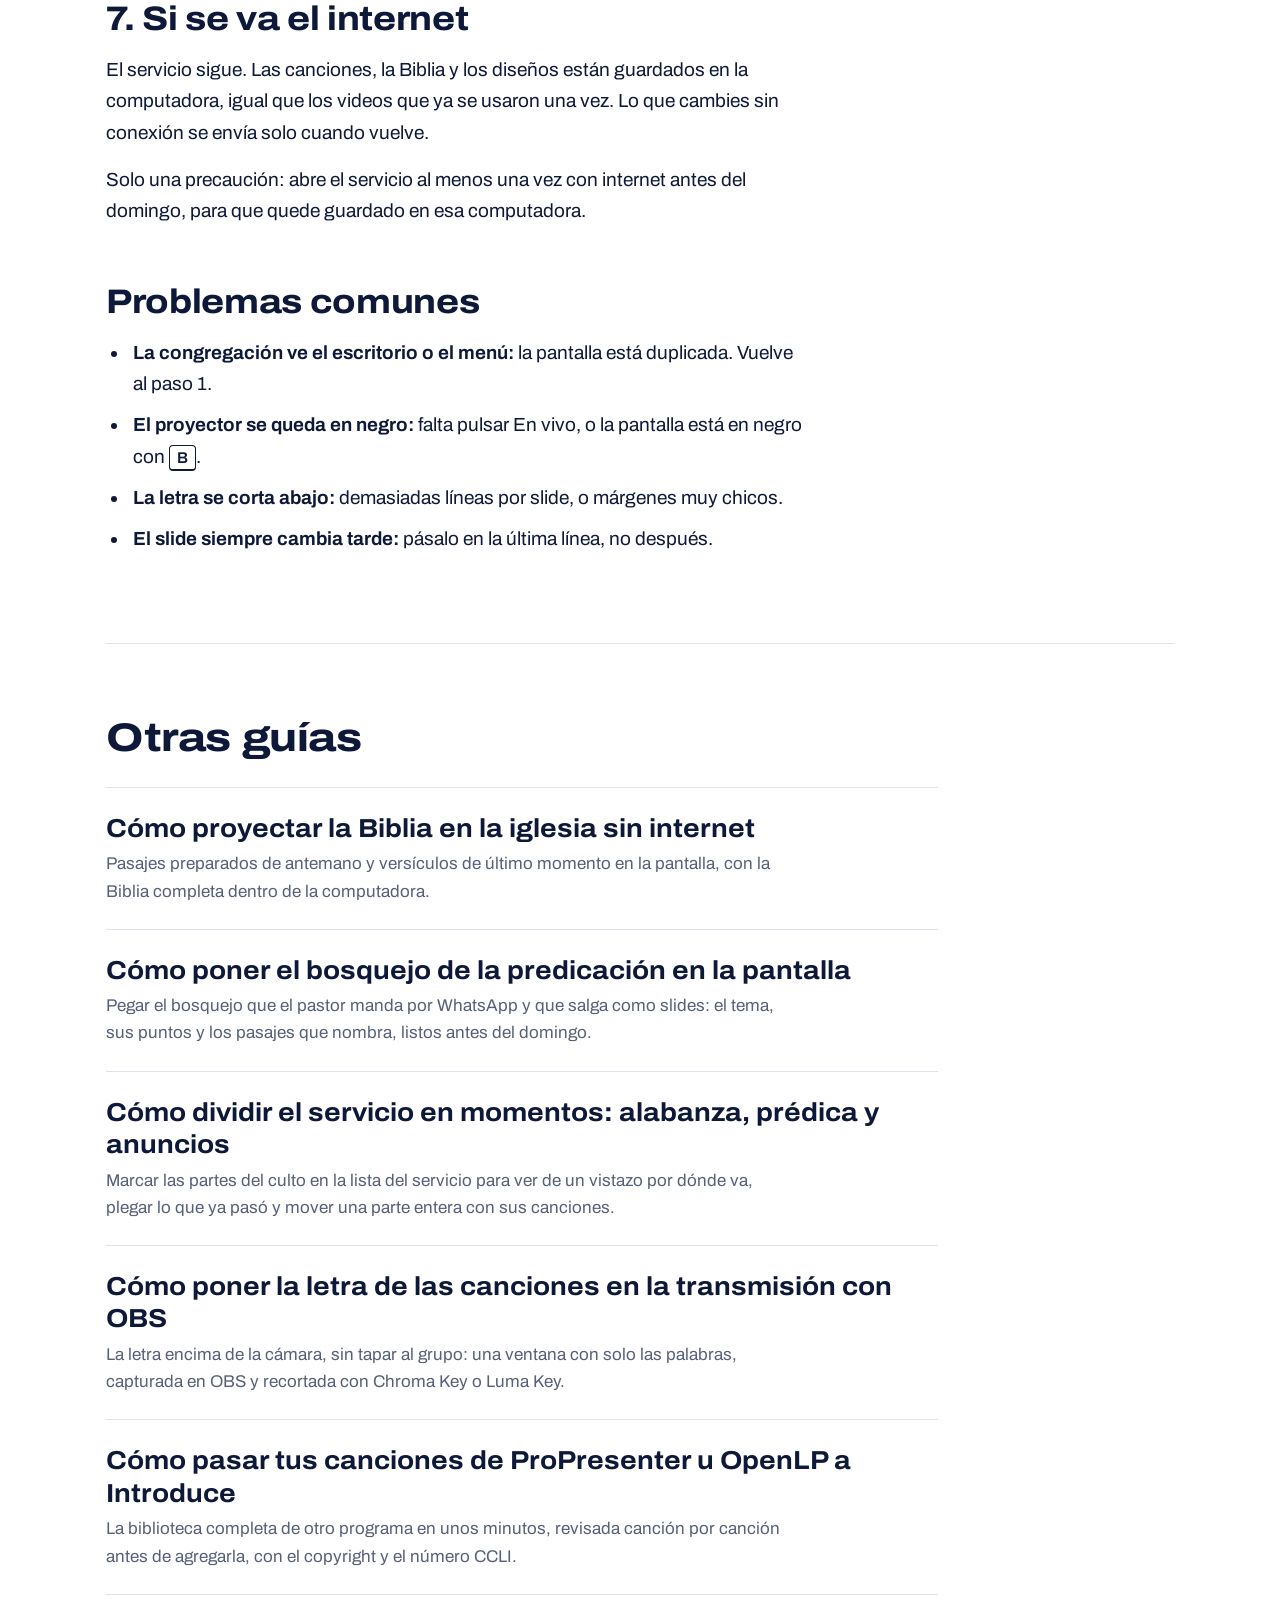
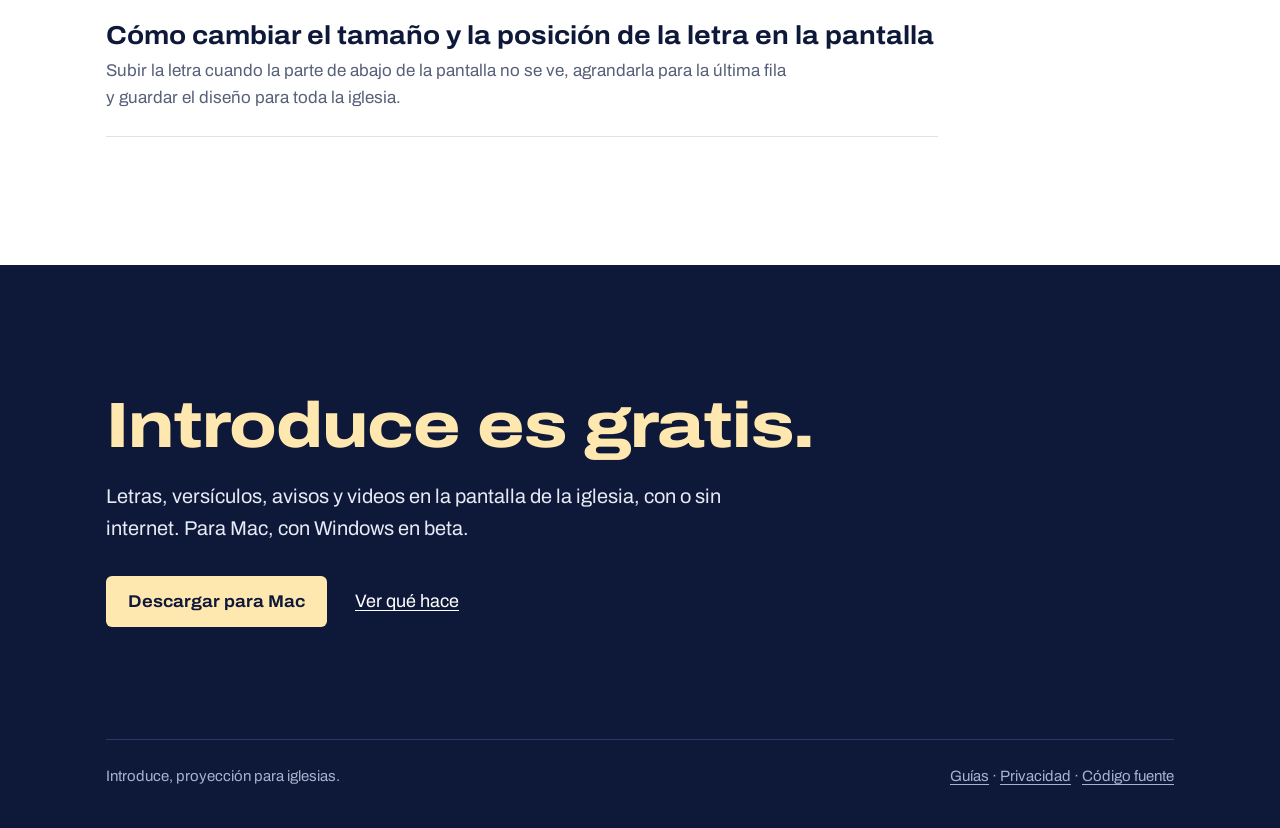
<file: guias/proyectar-letras-en-la-iglesia/index.html>
<!doctype html>
<html lang="es">
<head>
<meta charset="utf-8">
<meta name="viewport" content="width=device-width, initial-scale=1">
<title>Cómo proyectar las letras de las canciones en la iglesia, paso a paso</title>
<meta name="description" content="Qué se necesita, cómo conectar el proyector como pantalla extendida y cómo preparar letras que se lean desde la última fila. Con o sin internet.">
<meta name="theme-color" content="#0e1838">
<link rel="canonical" href="https://introducechurch.com/guias/proyectar-letras-en-la-iglesia/">

<meta property="og:site_name" content="Introduce">
<meta property="og:type" content="article">
<meta property="og:locale" content="es_LA">
<meta property="og:url" content="https://introducechurch.com/guias/proyectar-letras-en-la-iglesia/">
<meta property="og:title" content="Cómo proyectar las letras de las canciones en la iglesia, paso a paso">
<meta property="og:description" content="Qué se necesita, cómo conectar el proyector como pantalla extendida y cómo preparar letras que se lean desde la última fila. Con o sin internet.">
<meta property="og:image" content="https://introducechurch.com/assets/og-es.png">
<meta property="og:image:width" content="1200">
<meta property="og:image:height" content="630">
<meta name="twitter:card" content="summary_large_image">

<link rel="icon" type="image/png" sizes="256x256" href="/assets/icon.png">
<link rel="apple-touch-icon" href="/assets/icon-512.png">
<link rel="preconnect" href="https://fonts.googleapis.com">
<link rel="preconnect" href="https://fonts.gstatic.com" crossorigin>
<link href="https://fonts.googleapis.com/css2?family=Archivo:wdth,wght@62..125,100..900&display=swap" rel="stylesheet">
<link rel="stylesheet" href="/styles.css">
<script type="application/ld+json">
{
  "@context": "https://schema.org",
  "@graph": [
    {
      "@type": "Article",
      "headline": "Cómo proyectar las letras de las canciones en la iglesia",
      "description": "Qué se necesita, cómo conectar el proyector como pantalla extendida y cómo preparar letras que se lean desde la última fila. Con o sin internet.",
      "inLanguage": "es",
      "datePublished": "2026-09-14",
      "dateModified": "2026-09-21",
      "author": {
        "@type": "Organization",
        "name": "Introduce",
        "url": "https://introducechurch.com/"
      },
      "publisher": {
        "@type": "Organization",
        "name": "Introduce",
        "url": "https://introducechurch.com/"
      },
      "mainEntityOfPage": "https://introducechurch.com/guias/proyectar-letras-en-la-iglesia/",
      "image": "https://introducechurch.com/assets/og-es.png"
    },
    {
      "@type": "BreadcrumbList",
      "itemListElement": [
        {
          "@type": "ListItem",
          "position": 1,
          "name": "Introduce",
          "item": "https://introducechurch.com/"
        },
        {
          "@type": "ListItem",
          "position": 2,
          "name": "Guías",
          "item": "https://introducechurch.com/guias/"
        },
        {
          "@type": "ListItem",
          "position": 3,
          "name": "Cómo proyectar las letras de las canciones en la iglesia",
          "item": "https://introducechurch.com/guias/proyectar-letras-en-la-iglesia/"
        }
      ]
    }
  ]
}
</script>
</head>
<body>

<a class="saltar" href="#contenido">Saltar al contenido</a>

<header class="cabecera">
  <div class="contenedor">
    <a class="marca" href="/">
      <img src="/assets/icon.png" alt="" width="28" height="28">
      <span>Introduce</span>
    </a>
    <nav aria-label="Principal">
      <a class="opcional" href="/#domingo">Qué hace</a>
      <a href="/guias/">Guías</a>
      <a class="boton boton-luz" href="/#descargar">Descargar</a>
    </nav>
  </div>
</header>

<main id="contenido">

  <section class="guia-cabeza">
    <div class="contenedor">
      <p class="migas"><a href="/guias/">Guías</a></p>
      <h1>Cómo proyectar las letras de las canciones en la iglesia</h1>
      <p class="resumen">Qué se necesita, cómo conectar el proyector como pantalla extendida y cómo preparar letras que se lean desde la última fila. Con o sin internet.</p>
      <p class="fecha">Actualizada el 21 de septiembre de 2026</p>
    </div>
  </section>

  <div class="contenedor">
    <article class="guia-cuerpo">
<p>Proyectar bien las letras no depende de tener el mejor equipo. Depende de tres cosas: que la computadora use el proyector como una pantalla aparte, que cada slide se lea desde la última fila, y que quien está en la consola pueda cambiar de slide a tiempo sin mostrar nada que no debe.</p>

<h2>Lo que necesitas</h2>
<ul>
<li><strong>Una computadora.</strong> Una laptop sirve. Introduce funciona en Mac con macOS 12 o superior, y la versión para Windows está en beta.</li>
<li><strong>Un proyector o una TV</strong>, con el cable para conectarlo: casi siempre HDMI. Muchas Mac solo tienen USB-C y necesitan un adaptador de USB-C a HDMI.</li>
<li><strong>Un programa de proyección.</strong> PowerPoint sirve para salir del paso, pero obliga a armar cada canción a mano y le muestra la presentación entera a quien maneja. Esta guía usa Introduce, que es gratis.</li>
<li><strong>Las letras.</strong> Si ya las tienes en otro programa, se pueden traer.</li>
</ul>

<h2>1. Conecta el proyector como pantalla extendida</h2>
<p>Es el paso que más se salta y el que más problemas da. Con la pantalla <strong>duplicada</strong>, la congregación ve lo mismo que el operador: el menú, la lista, el cursor. Con la pantalla <strong>extendida</strong>, el proyector es una pantalla aparte y solo muestra el slide.</p>
<ol>
<li>Conecta el cable del proyector a la computadora y enciende el proyector.</li>
<li><strong>En Mac:</strong> Ajustes del Sistema, Pantallas. Elige el proyector y, en «Usar como», marca <strong>Pantalla extendida</strong>.</li>
<li><strong>En Windows:</strong> pulsa <kbd>Windows</kbd> + <kbd>P</kbd> y elige <strong>Extender</strong>.</li>
</ol>

<h2>2. Arma el orden del servicio</h2>
<p>En Introduce, el orden del servicio es una colección. Pulsa <strong>Nueva colección</strong>, ponle el nombre del domingo y agrega lo que va, en el orden en que va. Desde el panel de la derecha se agregan canciones (pestaña <strong>Canciones</strong>), pasajes (<strong>Biblia</strong>), e imágenes y videos (<strong>Media</strong>). Todo se reordena arrastrando.</p>
<p>El domingo siguiente no hace falta empezar de cero: se duplica el servicio anterior y se cambia lo que cambió.</p>

<h2>3. Carga las canciones</h2>
<ul>
<li><strong>Si ya las tienes en otro programa</strong> (ProPresenter, OpenLP, SongSelect, ChordPro o archivos de texto), impórtalas todas de una vez. Está explicado en <a href="/guias/de-propresenter-a-introduce/">cómo pasar tus canciones de ProPresenter u OpenLP</a>.</li>
<li><strong>Si es una canción nueva</strong>, pulsa <strong>Nueva canción</strong>, pega la letra y usa <strong>Sugerir divisiones</strong>: la app propone dónde termina cada slide, separando por las líneas en blanco entre estrofas. Si la letra no tiene líneas en blanco, se puede dividir cada cierto número de líneas.</li>
</ul>

<h2>4. Haz que se lea desde la última fila</h2>
<p>Un slide que se ve bien en la laptop puede no leerse en el salón. Estas reglas funcionan en casi cualquier iglesia:</p>
<ul>
<li><strong>Dos a cuatro líneas por slide.</strong> Más que eso obliga a leer en vez de cantar.</li>
<li><strong>Letra grande y gruesa.</strong> Una tipografía sin adornos, en peso medio o negrita. Si alguien en la última fila tiene que entrecerrar los ojos, está pequeña.</li>
<li><strong>Mucho contraste.</strong> Letra clara sobre fondo oscuro es lo más seguro, porque los proyectores lavan los colores. Si usas una foto de fondo, que sea oscura y tranquila, o ponle una capa oscura encima.</li>
<li><strong>Lejos de los bordes.</strong> Muchos proyectores y TVs recortan un poco la orilla de la imagen. Deja margen alrededor del texto.</li>
<li><strong>Nada que compita con la letra.</strong> Un fondo que se mueve despacio acompaña; uno rápido o con mucho detalle distrae.</li>
</ul>
<div class="nota"><p><strong>Con Introduce:</strong> el editor de diseños avisa cuando la letra no se va a leer sobre el fondo, midiendo el contraste real, también sobre fotos. Un texto largo se achica hasta caber en vez de cortarse, y el modo de capas muestra el área segura.</p></div>

<h2>5. El domingo: proyectar sin sustos</h2>
<ol>
<li>Pulsa <strong>Proyector</strong> en la barra de arriba. La primera vez pregunta en qué pantalla proyectar, y lo recuerda. Para cambiarla, clic derecho en Proyector.</li>
<li>Pulsa <strong>En vivo</strong> (o <kbd>L</kbd>). Mientras no esté en vivo, el proyector no muestra nada.</li>
<li>Pasa los slides con <kbd>→</kbd> o la barra espaciadora, y vuelve con <kbd>←</kbd>. Los números del <kbd>1</kbd> al <kbd>9</kbd> saltan a ese elemento de la lista.</li>
<li>Si necesitas buscar algo sin que la congregación lo vea, pulsa <kbd>K</kbd>: la pantalla se queda quieta mientras mueves el cursor, y <kbd>Enter</kbd> manda lo que estás viendo.</li>
<li>Para dejar la pantalla en negro, <kbd>B</kbd>. Para volver, <kbd>B</kbd> otra vez o <kbd>Esc</kbd>.</li>
</ol>
<p>Un consejo de quienes llevan años en la consola: pasa al siguiente slide cuando empiezan a cantar la última línea del actual, no cuando ya terminó. La congregación necesita leer antes de cantar.</p>

<h2>6. Un error en la letra, en pleno culto</h2>
<p>Una palabra mal escrita, una línea que se corta donde no debe o una estrofa que no cabe en un slide se arreglan sin salir del servicio:</p>
<ol>
<li>En la cuadrícula, pulsa el <strong>lápiz</strong> que está debajo del slide, o haz clic derecho sobre él y elige <strong>Editar slide</strong>. Con el slide seleccionado, la tecla <kbd>E</kbd> hace lo mismo, y en la vista grande (<kbd>G</kbd>) el lápiz está debajo, junto al número del slide.</li>
<li>Corrige el texto. A la derecha se ve cómo va a quedar en la pantalla, con el diseño del servicio.</li>
<li>Pulsa <strong>Guardar</strong> o <kbd>⌘</kbd> + <kbd>Enter</kbd>.</li>
</ol>
<p>Para partir una estrofa larga en dos, pon el cursor donde debe empezar el segundo slide y pulsa <strong>Partir aquí</strong>. Para sacar un slide, <strong>Quitar slide</strong>.</p>
<p>El mismo clic derecho arma la canción como se va a cantar:</p>
<ul>
<li><strong>Agregar slide</strong> escribe uno nuevo justo después.</li>
<li><strong>Duplicar slide</strong> repite ese slide a continuación: el coro una vez más al final.</li>
<li><strong>Mover a la izquierda</strong> y <strong>Mover a la derecha</strong> lo cambian de lugar.</li>
</ul>
<p>En un PDF o un PowerPoint las páginas no tienen letra que corregir, pero se mueven igual o se sacan con <strong>Quitar página</strong>, solo en ese servicio: el archivo original no se toca.</p>
<p>Si te equivocaste, el aviso que aparece abajo después de cada cambio tiene <strong>Deshacer</strong>.</p>
<ul>
<li>El lápiz no proyecta nada: puedes corregir el slide que viene sin que la congregación lo vea antes de tiempo.</li>
<li>Si el slide está en pantalla, la corrección aparece al instante, y la pantalla se queda en las mismas palabras aunque hayas partido o quitado un slide de más arriba.</li>
<li>El cambio queda en la canción de la biblioteca, así que llega a todos los servicios que la cantan. Si corriges el coro, se corrige todas las veces que se canta.</li>
<li>Si lo que está mal es el nombre de la canción o el autor, haz clic derecho sobre la canción en la lista del servicio y elige <strong>Título y autor</strong>. El nombre nuevo llega a todos los servicios y al reporte de licencias.</li>
<li>Los pasajes de la Biblia no se editan: son el texto de la versión que usa tu iglesia.</li>
</ul>

<h2>7. Si se va el internet</h2>
<p>El servicio sigue. Las canciones, la Biblia y los diseños están guardados en la computadora, igual que los videos que ya se usaron una vez. Lo que cambies sin conexión se envía solo cuando vuelve.</p>
<p>Solo una precaución: abre el servicio al menos una vez con internet antes del domingo, para que quede guardado en esa computadora.</p>

<h2>Problemas comunes</h2>
<ul>
<li><strong>La congregación ve el escritorio o el menú:</strong> la pantalla está duplicada. Vuelve al paso 1.</li>
<li><strong>El proyector se queda en negro:</strong> falta pulsar En vivo, o la pantalla está en negro con <kbd>B</kbd>.</li>
<li><strong>La letra se corta abajo:</strong> demasiadas líneas por slide, o márgenes muy chicos.</li>
<li><strong>El slide siempre cambia tarde:</strong> pásalo en la última línea, no después.</li>
</ul>
    </article>
  </div>

  <section class="guias-portada" aria-labelledby="mas-guias">
    <div class="contenedor">
      <div>
        <h2 id="mas-guias">Otras guías</h2>
        <ul class="lista-guias">
          <li><a href="/guias/biblia-en-pantalla-sin-internet/"><span class="titulo">Cómo proyectar la Biblia en la iglesia sin internet</span><span class="de-que-trata">Pasajes preparados de antemano y versículos de último momento en la pantalla, con la Biblia completa dentro de la computadora.</span></a></li>
          <li><a href="/guias/bosquejo-de-la-predicacion/"><span class="titulo">Cómo poner el bosquejo de la predicación en la pantalla</span><span class="de-que-trata">Pegar el bosquejo que el pastor manda por WhatsApp y que salga como slides: el tema, sus puntos y los pasajes que nombra, listos antes del domingo.</span></a></li>
          <li><a href="/guias/momentos-del-servicio/"><span class="titulo">Cómo dividir el servicio en momentos: alabanza, prédica y anuncios</span><span class="de-que-trata">Marcar las partes del culto en la lista del servicio para ver de un vistazo por dónde va, plegar lo que ya pasó y mover una parte entera con sus canciones.</span></a></li>
          <li><a href="/guias/letra-de-las-canciones-en-obs/"><span class="titulo">Cómo poner la letra de las canciones en la transmisión con OBS</span><span class="de-que-trata">La letra encima de la cámara, sin tapar al grupo: una ventana con solo las palabras, capturada en OBS y recortada con Chroma Key o Luma Key.</span></a></li>
          <li><a href="/guias/de-propresenter-a-introduce/"><span class="titulo">Cómo pasar tus canciones de ProPresenter u OpenLP a Introduce</span><span class="de-que-trata">La biblioteca completa de otro programa en unos minutos, revisada canción por canción antes de agregarla, con el copyright y el número CCLI.</span></a></li>
          <li><a href="/guias/disenos-de-letra/"><span class="titulo">Cómo cambiar el tamaño y la posición de la letra en la pantalla</span><span class="de-que-trata">Subir la letra cuando la parte de abajo de la pantalla no se ve, agrandarla para la última fila y guardar el diseño para toda la iglesia.</span></a></li>
        </ul>
      </div>
    </div>
  </section>

  <section class="cierre" aria-labelledby="cierre-titulo">
    <div class="contenedor">
      <h2 id="cierre-titulo">Introduce es gratis.</h2>
      <p>
        Letras, versículos, avisos y videos en la pantalla de la iglesia, con o
        sin internet. Para Mac, con Windows en beta.
      </p>
      <div class="acciones">
        <a class="boton boton-luz" href="/descargar/mac" rel="nofollow">Descargar para Mac</a>
        <a href="/">Ver qué hace</a>
      </div>

      <footer class="pie">
        <p>Introduce, proyección para iglesias.</p>
        <p><a href="/guias/">Guías</a> · <a href="/privacidad/">Privacidad</a> · <a href="https://github.com/steven230500/introduce-church">Código fuente</a></p>
      </footer>
    </div>
  </section>

</main>

</body>
</html>
</file>
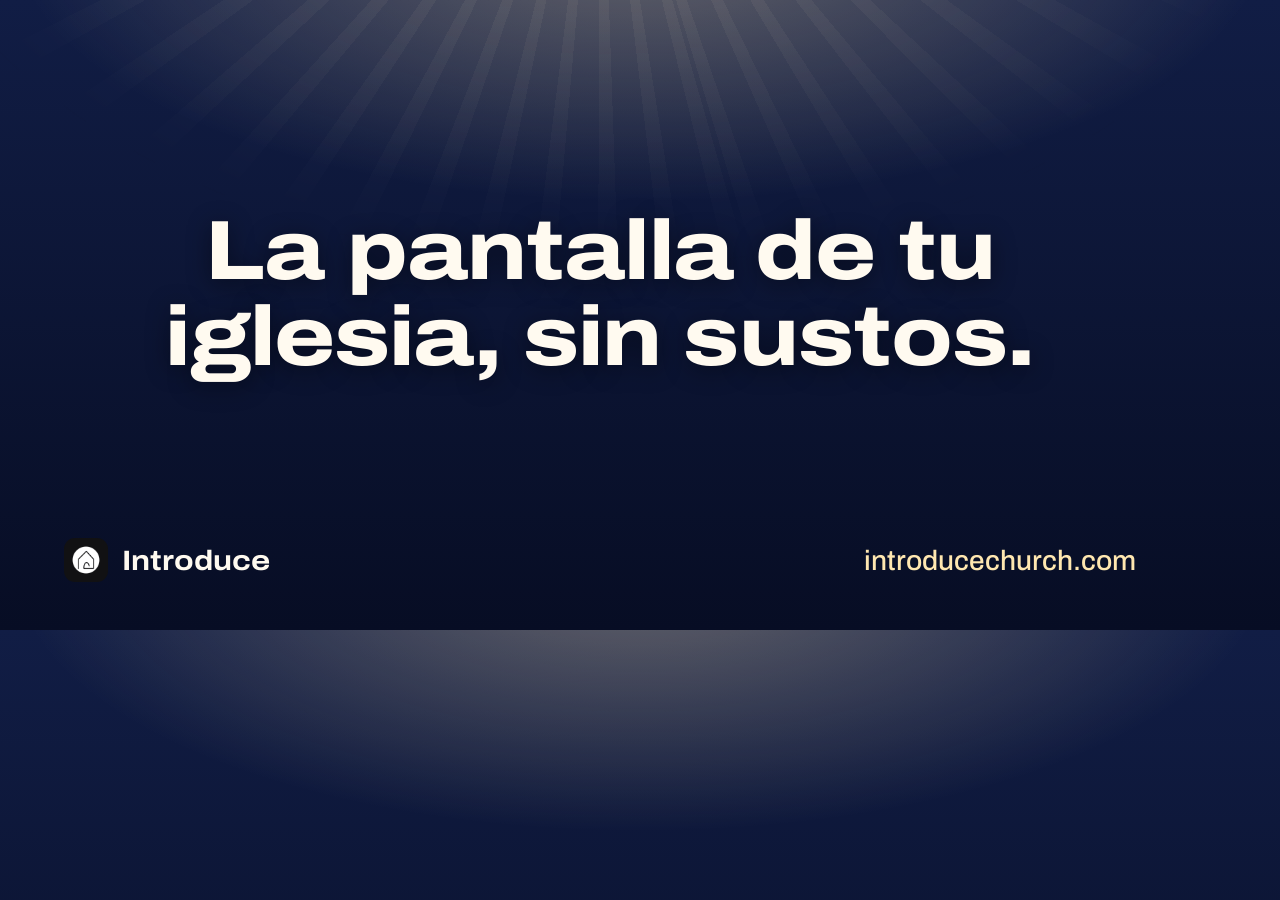
<file: tools/og.html>
<!doctype html>
<html>
<head>
<meta charset="utf-8">
<!-- The picture a link shows when it is shared: WhatsApp, Facebook, search.
     Rendered to assets/og-es.png and assets/og-en.png by tools/og.mjs. -->
<link href="https://fonts.googleapis.com/css2?family=Archivo:wdth,wght@62..125,100..900&display=swap" rel="stylesheet">
<style>
  html, body { margin: 0; }
  body {
    width: 1200px;
    height: 630px;
    position: relative;
    overflow: hidden;
    font-family: "Archivo", Arial, sans-serif;
    color: #fffaf0;
    background:
      radial-gradient(ellipse 70% 60% at 50% -10%, rgba(255, 231, 176, 0.36), transparent 70%),
      linear-gradient(180deg, #111d45 0%, #070d24 100%);
  }
  .rayos {
    position: absolute;
    inset: -40% -20% 0;
    background: repeating-conic-gradient(from 164deg at 50% 0%, rgba(255, 238, 205, 0.08) 0deg 2.2deg, transparent 2.2deg 7deg);
    -webkit-mask-image: radial-gradient(ellipse 60% 80% at 50% 0%, #000 20%, transparent 75%);
  }
  h1 {
    position: absolute;
    inset: 0;
    display: grid;
    place-content: center;
    margin: 0;
    padding: 0 110px 40px;
    text-align: center;
    font-size: 84px;
    line-height: 1.02;
    font-weight: 780;
    font-stretch: 118%;
    letter-spacing: -0.01em;
    text-wrap: balance;
    text-shadow: 0 4px 24px rgba(0, 0, 0, 0.45);
  }
  .pie {
    position: absolute;
    left: 64px;
    right: 64px;
    bottom: 48px;
    display: flex;
    align-items: center;
    justify-content: space-between;
    font-size: 28px;
  }
  .marca { display: flex; align-items: center; gap: 14px; font-weight: 700; font-stretch: 115%; }
  .marca img { width: 44px; height: 44px; border-radius: 11px; }
  .dominio { color: #ffe7b0; font-weight: 500; }
</style>
</head>
<body>
  <div class="rayos"></div>
  <h1 data-titulo></h1>
  <div class="pie">
    <span class="marca"><img src="../assets/icon.png" alt="">Introduce</span>
    <span class="dominio">introducechurch.com</span>
  </div>
  <script>
    const titulos = {
      es: 'La pantalla de tu iglesia, sin sustos.',
      en: "Your church's screen, without the panic.",
    };
    const idioma = new URLSearchParams(location.search).get('lang') || 'es';
    document.querySelector('[data-titulo]').textContent = titulos[idioma];
  </script>
</body>
</html>
</file>
<file: styles.css>
/* Introduce — a Sunday seen from the desk.
 *
 * The page follows one service. It opens on the projection screen itself,
 * then walks the day by the clock: light while the service is being prepared
 * and after it ends, dark while the lights in the room are down. Colour here
 * says what time it is, not what section it is.
 *
 * One family, Archivo, used across its width axis: wide and heavy for what is
 * read from the back row, narrow and light for the clock, normal for reading.
 */

:root {
  --templo: #0e1838;      /* the room with the lights down */
  --lampara: #ffe7b0;     /* the projector's light */
  --vivo: #ff3b30;        /* on screen now; the same red as the app */
  --papel: #ffffff;
  --tinta: #0e1838;
  --gris: #566079;
  --gris-noche: #a9b2cc;
  --linea: #dde2eb;
  --linea-noche: #2b3867;

  --ancho: 1180px;
  --margen: clamp(20px, 5vw, 56px);
  --familia: "Archivo", "Helvetica Neue", Arial, sans-serif;
}

*,
*::before,
*::after { box-sizing: border-box; }

html { -webkit-text-size-adjust: 100%; }

body {
  margin: 0;
  background: var(--papel);
  color: var(--tinta);
  font-family: var(--familia);
  font-size: 18px;
  line-height: 1.6;
  font-stretch: 100%;
  text-rendering: optimizeLegibility;
}

img { display: block; max-width: 100%; height: auto; }

a { color: inherit; text-underline-offset: 0.18em; text-decoration-thickness: 1px; }

:focus-visible { outline: 3px solid var(--vivo); outline-offset: 3px; }

.contenedor {
  width: 100%;
  max-width: var(--ancho);
  margin-inline: auto;
  padding-inline: var(--margen);
}

.saltar {
  position: absolute;
  left: 12px;
  top: -60px;
  padding: 8px 14px;
  background: var(--lampara);
  color: var(--tinta);
  z-index: 10;
}
.saltar:focus { top: 12px; }

/* ── Buttons ─────────────────────────────────────────────────────────────── */

.boton {
  display: inline-flex;
  align-items: center;
  justify-content: center;
  min-height: 48px;
  padding: 12px 22px;
  border-radius: 6px;
  font-size: 17px;
  font-weight: 650;
  font-stretch: 108%;
  text-decoration: none;
  white-space: nowrap;
  transition: background-color 0.15s;
}

.boton-luz { background: var(--lampara); color: var(--tinta); }
.boton-luz:hover { background: #fff3d6; }
.boton-luz:focus-visible { outline-color: var(--lampara); }

.boton-tinta { background: var(--tinta); color: #fff; }
.boton-tinta:hover { background: #22306a; }

/* For what can be downloaded but is not finished: the Windows beta. */
.boton-contorno { border: 1px solid var(--tinta); color: var(--tinta); background: transparent; }
.boton-contorno:hover { background: #e2e6ef; }

/* ── Header ──────────────────────────────────────────────────────────────── */

.cabecera {
  background: var(--templo);
  color: #fff;
}

.cabecera .contenedor {
  display: flex;
  align-items: center;
  justify-content: space-between;
  gap: 16px;
  padding-block: 20px;
}

.marca {
  display: flex;
  align-items: center;
  gap: 10px;
  font-size: 19px;
  font-weight: 700;
  font-stretch: 115%;
  text-decoration: none;
}

.marca img { width: 28px; height: 28px; border-radius: 7px; }

.cabecera nav { display: flex; align-items: center; gap: clamp(14px, 3vw, 32px); font-size: 16px; }
.cabecera nav a:not(.boton) { color: var(--gris-noche); text-decoration: none; }
.cabecera nav a:not(.boton):hover { color: #fff; }
.cabecera .boton { min-height: 38px; padding: 7px 14px; font-size: 15px; }

/* ── The screen ──────────────────────────────────────────────────────────── */

/* Sized by the window's height as well as its width, so the desk under the
   screen is on view before anyone scrolls. */
.monitor {
  width: min(100%, calc((100svh - 200px) * 16 / 9));
  min-width: min(100%, 560px);
  margin-inline: auto;
}

.escenario {
  background: var(--templo);
  color: #fff;
  padding-block: clamp(12px, 3vw, 36px) clamp(64px, 9vw, 120px);
}

.pantalla {
  position: relative;
  aspect-ratio: 16 / 9;
  max-width: 100%;
  overflow: hidden;
  border-radius: 3px;
  background: #050a1c;
  container-type: inline-size;
  cursor: pointer;
  /* The screen lights the wall around it. */
  box-shadow:
    0 0 0 1px rgba(255, 231, 176, 0.1),
    0 30px 140px -30px rgba(255, 231, 176, 0.28);
}

/* "Luz de lo alto", one of the scenes the app ships with: light falling from
   above. It keeps running while the words change, as it does in the app. */
.escena {
  position: absolute;
  inset: 0;
  background:
    radial-gradient(ellipse 70% 55% at 50% -8%, rgba(255, 231, 176, 0.34), transparent 70%),
    linear-gradient(180deg, #111d45 0%, #070d24 100%);
}

.escena::before {
  content: "";
  position: absolute;
  inset: -40% -20% 0;
  background: repeating-conic-gradient(
    from 164deg at 50% 0%,
    rgba(255, 238, 205, 0.075) 0deg 2.2deg,
    transparent 2.2deg 7deg
  );
  -webkit-mask-image: radial-gradient(ellipse 60% 80% at 50% 0%, #000 20%, transparent 75%);
  mask-image: radial-gradient(ellipse 60% 80% at 50% 0%, #000 20%, transparent 75%);
  transform-origin: 50% 0%;
  animation: rayos 22s ease-in-out infinite alternate;
}

@keyframes rayos {
  from { transform: rotate(-2.5deg); }
  to { transform: rotate(2.5deg); }
}

.slide {
  position: absolute;
  inset: 0;
  display: grid;
  place-content: center;
  justify-items: center;
  padding: 7cqw 10cqw;
  text-align: center;
  color: #fffaf0;
  text-shadow: 0 0.3cqw 2cqw rgba(0, 0, 0, 0.45);
  opacity: 0;
  transition: opacity 0.35s ease;
}

.slide[data-activo] { opacity: 1; }

html:not(.js) .slide:first-of-type { opacity: 1; }

.slide h1 {
  margin: 0;
  font-size: 7.4cqw;
  line-height: 1.02;
  font-weight: 780;
  font-stretch: 118%;
  letter-spacing: -0.01em;
  text-wrap: balance;
}

.slide .letra {
  margin: 0;
  font-size: 5cqw;
  line-height: 1.22;
  font-weight: 620;
  font-stretch: 104%;
}

.slide .versiculo {
  margin: 0;
  max-width: 34ch;
  font-size: 3.9cqw;
  line-height: 1.3;
  font-weight: 500;
  text-wrap: balance;
}

.slide .cita {
  position: absolute;
  right: 3.4cqw;
  bottom: 2.6cqw;
  margin: 0;
  font-size: 1.5cqw;
  font-weight: 500;
  color: rgba(255, 250, 240, 0.75);
  text-shadow: none;
}

.slide .anuncio-hora {
  margin: 0 0 1cqw;
  font-size: 2.6cqw;
  font-weight: 500;
  color: var(--lampara);
}

.slide .anuncio {
  margin: 0;
  font-size: 6cqw;
  line-height: 1.05;
  font-weight: 760;
  font-stretch: 116%;
}

.negro {
  position: absolute;
  inset: 0;
  background: #000;
  opacity: 0;
  pointer-events: none;
  transition: opacity 0.4s ease;
}

.pantalla[data-negro] .negro { opacity: 1; }

/* The one moment on the page that moves by itself: the lamp comes on. */
.encendido {
  position: absolute;
  inset: 0;
  background: #000;
  pointer-events: none;
  animation: encender 1.3s ease-out 0.2s both;
}

@keyframes encender {
  from { opacity: 1; }
  to { opacity: 0; visibility: hidden; }
}

/* ── The desk under the screen ───────────────────────────────────────────── */

.consola {
  display: flex;
  flex-wrap: wrap;
  align-items: center;
  gap: 14px 20px;
  margin-top: 18px;
  font-size: 15px;
}

html:not(.js) .consola { display: none; }

.estado {
  display: flex;
  align-items: center;
  gap: 9px;
  margin: 0;
  color: #fff;
  font-weight: 600;
}

.estado::before {
  content: "";
  flex: none;
  width: 9px;
  height: 9px;
  border-radius: 50%;
  background: var(--vivo);
  box-shadow: 0 0 0 4px rgba(255, 59, 48, 0.2);
}

.estado[data-negro]::before { background: var(--gris-noche); box-shadow: none; }

.lista {
  display: flex;
  flex-wrap: wrap;
  gap: 6px;
  margin: 0;
  padding: 0;
  list-style: none;
}

.consola button {
  display: inline-flex;
  align-items: center;
  gap: 8px;
  min-height: 38px;
  padding: 6px 12px;
  border: 1px solid var(--linea-noche);
  border-radius: 6px;
  background: transparent;
  color: var(--gris-noche);
  font: inherit;
  cursor: pointer;
}

.consola button:hover { color: #fff; border-color: #44528a; }

.lista button[aria-current="true"] {
  color: #fff;
  border-color: var(--vivo);
  background: rgba(255, 59, 48, 0.1);
}

.lista .numero { font-weight: 700; font-variant-numeric: tabular-nums; }

.mandos { display: flex; gap: 6px; margin-left: auto; }

.mandos button[aria-pressed="true"] { color: #fff; background: #000; border-color: #000; }

kbd {
  display: inline-block;
  min-width: 1.7em;
  padding: 0 0.4em;
  border: 1px solid currentColor;
  border-bottom-width: 2px;
  border-radius: 4px;
  font: inherit;
  font-size: 0.82em;
  font-weight: 600;
  line-height: 1.5;
  text-align: center;
}

/* ── Under the screen ────────────────────────────────────────────────────── */

.presentacion {
  display: grid;
  grid-template-columns: minmax(0, 1fr) auto;
  align-items: end;
  gap: 32px 64px;
  margin-top: clamp(40px, 6vw, 72px);
}

.presentacion .entrada {
  max-width: 34em;
  margin: 0;
  font-size: clamp(19px, 2vw, 22px);
  line-height: 1.5;
  color: #e6eaf5;
}

.pista { margin: 14px 0 0; font-size: 15px; color: var(--gris-noche); }
html:not(.js) .pista { display: none; }

/* A phone has no arrow keys; the screen and the buttons still answer a tap. */
@media (hover: none) and (pointer: coarse) {
  .pista { display: none; }
}

.descarga-rapida { display: grid; justify-items: start; gap: 10px; }
.descarga-rapida p { margin: 0; font-size: 15px; color: var(--gris-noche); }

/* ── The day, by the clock ───────────────────────────────────────────────── */

.domingo-intro {
  padding-block: clamp(72px, 10vw, 128px) 8px;
}

.domingo-intro h2,
.descargas h2,
.preguntas h2,
.cierre h2 {
  margin: 0;
  font-size: clamp(36px, 5.2vw, 64px);
  line-height: 1.02;
  font-weight: 780;
  font-stretch: 120%;
  letter-spacing: -0.015em;
  text-wrap: balance;
}

.domingo-intro p {
  max-width: 36em;
  margin: 18px 0 0;
  font-size: 20px;
  color: var(--gris);
}

.parada { color: var(--tinta); }

.parada.apagado {
  background: var(--templo);
  color: #fff;
}

.parada .contenedor {
  display: grid;
  grid-template-columns: clamp(120px, 17vw, 210px) minmax(0, 1fr);
  column-gap: clamp(20px, 4vw, 56px);
}

.reloj {
  align-self: start;
  margin: 0;
  padding-block: clamp(64px, 8vw, 104px) 24px;
  font-variant-numeric: tabular-nums;
}

.reloj .dia {
  display: block;
  font-size: 16px;
  font-weight: 600;
  color: var(--gris);
}

.reloj time {
  display: block;
  font-size: clamp(54px, 8.2vw, 104px);
  line-height: 0.92;
  font-weight: 250;
  font-stretch: 62%;
  letter-spacing: -0.01em;
}

.reloj .meridiano {
  display: block;
  margin-top: 6px;
  font-size: 16px;
  color: var(--gris);
}

.apagado .reloj .dia,
.apagado .reloj .meridiano { color: var(--gris-noche); }
.apagado .reloj time { color: var(--lampara); }

/* The line the day runs along. */
.cuerpo {
  position: relative;
  padding-block: clamp(64px, 8vw, 104px);
  padding-left: clamp(20px, 4vw, 56px);
  border-left: 1px solid var(--linea);
}

.apagado .cuerpo { border-left-color: var(--linea-noche); }

.cuerpo::before {
  content: "";
  position: absolute;
  left: -5px;
  top: calc(clamp(64px, 8vw, 104px) + 14px);
  width: 9px;
  height: 9px;
  border-radius: 50%;
  background: var(--tinta);
}

.apagado .cuerpo::before { background: var(--vivo); box-shadow: 0 0 0 4px rgba(255, 59, 48, 0.22); }

.cuerpo h3 {
  max-width: 22ch;
  margin: 0;
  font-size: clamp(30px, 3.6vw, 44px);
  line-height: 1.08;
  font-weight: 740;
  font-stretch: 112%;
  letter-spacing: -0.01em;
  text-wrap: balance;
}

.cuerpo > p {
  max-width: 36em;
  margin: 20px 0 0;
  font-size: 19px;
}

/* What the app does at that hour, each thing by the name an operator would
   look for. */
.funciones {
  display: grid;
  grid-template-columns: repeat(2, minmax(0, 1fr));
  gap: 26px 40px;
  max-width: 820px;
  margin: 36px 0 0;
}

.funciones > div {
  padding-top: 14px;
  border-top: 1px solid var(--linea);
}

.apagado .funciones > div { border-top-color: var(--linea-noche); }

.funciones dt {
  font-size: 17px;
  font-weight: 680;
  font-stretch: 106%;
  line-height: 1.35;
}

.funciones dd {
  margin: 6px 0 0;
  font-size: 16px;
  line-height: 1.55;
  color: var(--gris);
}

.apagado .funciones dd { color: var(--gris-noche); }
.apagado .funciones dd kbd { color: #fff; }

.captura {
  margin: clamp(36px, 5vw, 56px) 0 0;
}

.captura img,
.captura video {
  border-radius: 10px;
  box-shadow: 0 34px 70px -34px rgba(14, 24, 56, 0.55), 0 0 0 1px rgba(14, 24, 56, 0.08);
}

.captura video {
  display: block;
  width: 100%;
  height: auto;
  background: #0e1116;
}

/* The walkthrough, between the screen and the Sunday it describes. */
.video-demo {
  padding: clamp(56px, 8vw, 96px) 0 0;
}

.video-nota {
  max-width: 68ch;
  margin: 14px 0 0;
  color: var(--gris);
  line-height: 1.6;
}

.apagado .captura img,
.apagado .captura video {
  box-shadow: 0 34px 90px -30px rgba(0, 0, 0, 0.7), 0 0 0 1px rgba(255, 255, 255, 0.08);
}

.captura figcaption {
  margin-top: 14px;
  font-size: 15px;
  color: var(--gris);
}

.apagado .captura figcaption { color: var(--gris-noche); }

.captura.angosta { max-width: 760px; }

/* What the desk and the stage see when the sermon runs long. */
.cronometro {
  display: flex;
  flex-wrap: wrap;
  align-items: baseline;
  gap: 4px 18px;
  margin: 36px 0 0;
  font-variant-numeric: tabular-nums;
}

.cronometro .tiempo {
  font-size: clamp(56px, 7.5vw, 92px);
  line-height: 1;
  font-weight: 300;
  font-stretch: 62%;
}

.cronometro .plan { color: var(--gris-noche); }
.cronometro .pasado { color: var(--vivo); font-weight: 500; }

.cronometro .explica {
  flex-basis: 100%;
  font-size: 15px;
  color: var(--gris-noche);
}

.parada.final .cuerpo { padding-bottom: clamp(88px, 11vw, 140px); }

/* ── Downloads ───────────────────────────────────────────────────────────── */

.descargas {
  padding-block: clamp(80px, 10vw, 128px);
  background: #f1f3f8;
}

.plataformas {
  margin: clamp(32px, 5vw, 56px) 0 0;
  padding: 0;
  list-style: none;
  border-top: 1px solid #cfd5e2;
}

.plataformas li {
  display: grid;
  grid-template-columns: clamp(140px, 20vw, 240px) minmax(0, 1fr) 210px;
  align-items: center;
  gap: 8px 32px;
  padding-block: 26px;
  border-bottom: 1px solid #cfd5e2;
}

.plataformas .so {
  font-size: clamp(26px, 3vw, 34px);
  font-weight: 720;
  font-stretch: 114%;
}

.plataformas .detalle { margin: 0; color: var(--gris); }

.plataformas .boton,
.plataformas .pendiente { justify-self: end; }

.plataformas .pendiente {
  font-size: 16px;
  font-weight: 600;
  color: var(--gris);
}

.instalar {
  display: grid;
  grid-template-columns: clamp(140px, 20vw, 240px) minmax(0, 1fr);
  gap: 16px 32px;
  margin-top: clamp(40px, 6vw, 64px);
}

.instalar h3 {
  margin: 0;
  font-size: 22px;
  font-weight: 700;
  font-stretch: 110%;
}

.instalar ol {
  margin: 0;
  padding-left: 1.4em;
}

.instalar li { padding-left: 6px; margin-bottom: 8px; }
.instalar li::marker { font-weight: 700; font-variant-numeric: tabular-nums; }

.instalar + .instalar { margin-top: 40px; }

.instalar .aclaracion { grid-column: 2; margin: 4px 0 0; padding-left: calc(1.4em + 6px); font-size: 16px; color: var(--gris); }

/* ── Questions ───────────────────────────────────────────────────────────── */

.preguntas {
  padding-block: clamp(80px, 10vw, 128px);
}

.lista-preguntas {
  display: grid;
  grid-template-columns: repeat(2, minmax(0, 1fr));
  gap: 36px 56px;
  margin-top: clamp(32px, 5vw, 56px);
}

.lista-preguntas > div {
  padding-top: 18px;
  border-top: 1px solid var(--linea);
}

.lista-preguntas h3 {
  margin: 0;
  font-size: 21px;
  line-height: 1.3;
  font-weight: 700;
  font-stretch: 108%;
}

.lista-preguntas p {
  max-width: 34em;
  margin: 10px 0 0;
  font-size: 17px;
  color: var(--gris);
}

/* ── Guides ──────────────────────────────────────────────────────────────── */

.guias-portada {
  padding-bottom: clamp(80px, 10vw, 128px);
}

.guias-portada .contenedor > div {
  padding-top: clamp(48px, 6vw, 72px);
  border-top: 1px solid var(--linea);
}

.guias-portada h2 {
  margin: 0;
  font-size: clamp(28px, 3.4vw, 40px);
  line-height: 1.08;
  font-weight: 760;
  font-stretch: 116%;
  letter-spacing: -0.01em;
}

.lista-guias {
  max-width: 52rem;
  margin: 28px 0 0;
  padding: 0;
  list-style: none;
  border-top: 1px solid var(--linea);
}

.lista-guias li { border-bottom: 1px solid var(--linea); }

.lista-guias a {
  display: block;
  padding-block: 24px;
  text-decoration: none;
}

.lista-guias .titulo {
  display: block;
  font-size: clamp(21px, 2.4vw, 26px);
  line-height: 1.25;
  font-weight: 700;
  font-stretch: 108%;
}

.lista-guias a:hover .titulo { text-decoration: underline; text-underline-offset: 0.16em; }

.lista-guias .de-que-trata {
  display: block;
  max-width: 40em;
  margin-top: 6px;
  font-size: 17px;
  color: var(--gris);
}

.guia-cabeza {
  background: var(--templo);
  color: #fff;
  padding-block: clamp(32px, 6vw, 72px) clamp(56px, 8vw, 96px);
}

.migas { margin: 0 0 22px; font-size: 15px; color: var(--gris-noche); }
.migas a { color: var(--gris-noche); }
.migas a:hover { color: #fff; }

.guia-cabeza h1 {
  max-width: 20ch;
  margin: 0;
  font-size: clamp(36px, 5.6vw, 64px);
  line-height: 1.04;
  font-weight: 780;
  font-stretch: 118%;
  letter-spacing: -0.015em;
  color: var(--lampara);
  text-wrap: balance;
}

.guia-cabeza .resumen {
  max-width: 36em;
  margin: 22px 0 0;
  font-size: clamp(18px, 2vw, 21px);
  line-height: 1.5;
  color: #e6eaf5;
}

.guia-cabeza .fecha { margin: 18px 0 0; font-size: 15px; color: var(--gris-noche); }

.guia-cuerpo {
  max-width: 44rem;
  padding-block: clamp(48px, 7vw, 88px);
}

.guia-cuerpo h2 {
  margin: 56px 0 0;
  font-size: clamp(26px, 3vw, 34px);
  line-height: 1.12;
  font-weight: 740;
  font-stretch: 112%;
  letter-spacing: -0.01em;
  text-wrap: balance;
}

.guia-cuerpo > p:first-child { margin-top: 0; font-size: 21px; }

.guia-cuerpo p,
.guia-cuerpo li { font-size: 19px; line-height: 1.65; }

.guia-cuerpo p { margin: 16px 0 0; }

.guia-cuerpo ul,
.guia-cuerpo ol { margin: 16px 0 0; padding-left: 1.3em; }

.guia-cuerpo li { margin-top: 10px; padding-left: 4px; }
.guia-cuerpo ol > li::marker { font-weight: 700; font-variant-numeric: tabular-nums; }
.guia-cuerpo strong { font-weight: 660; }
.guia-cuerpo a { text-decoration-thickness: 1px; }

/* What only applies when the software is Introduce, set apart from the advice
   that holds whatever program the church uses. */
.nota {
  margin: 28px 0 0;
  padding: 18px 22px 20px;
  border-left: 3px solid var(--tinta);
  background: #f1f3f8;
}

.nota p { margin: 0; font-size: 18px; }

/* ── Closing ─────────────────────────────────────────────────────────────── */

.cierre {
  background: var(--templo);
  color: #fff;
  padding-block: clamp(80px, 10vw, 128px) 40px;
}

.cierre h2 { max-width: 18ch; color: var(--lampara); }

.cierre .contenedor > p {
  max-width: 34em;
  margin: 22px 0 0;
  font-size: 20px;
  color: #e6eaf5;
}

.cierre .acciones { display: flex; flex-wrap: wrap; gap: 12px 28px; align-items: center; margin-top: 32px; }
.cierre .acciones a:not(.boton) { color: #fff; }

.pie {
  display: flex;
  flex-wrap: wrap;
  justify-content: space-between;
  gap: 8px 24px;
  margin-top: clamp(72px, 9vw, 112px);
  padding-top: 24px;
  border-top: 1px solid var(--linea-noche);
  font-size: 15px;
  color: var(--gris-noche);
}

.pie p { margin: 0; }
.pie a { color: var(--gris-noche); }
.pie a:hover { color: #fff; }

/* ── Narrow screens ──────────────────────────────────────────────────────── */

@media (max-width: 1000px) {
  .funciones { grid-template-columns: 1fr; gap: 20px; }
  .lista-preguntas { grid-template-columns: 1fr; gap: 28px; }
}

@media (max-width: 860px) {
  .presentacion { grid-template-columns: 1fr; align-items: start; }
  .mandos { margin-left: 0; }
  .plataformas li { grid-template-columns: minmax(0, 1fr) auto; }
  .plataformas .detalle { grid-column: 1 / -1; grid-row: 2; }
  .instalar { grid-template-columns: 1fr; }
  .instalar .aclaracion { grid-column: 1; }
}

@media (max-width: 640px) {
  body { font-size: 17px; }
  .cabecera nav .opcional { display: none; }

  /* The clock sits above the text instead of beside it. */
  .parada .contenedor { grid-template-columns: 1fr; }
  .reloj {
    display: flex;
    align-items: baseline;
    flex-wrap: wrap;
    gap: 0 12px;
    padding-block: 56px 0;
  }
  .reloj time { font-size: 64px; }
  .reloj .dia,
  .reloj .meridiano { display: inline; margin: 0; }
  .cuerpo { padding-block: 20px 64px; padding-left: 0; border-left: 0; }
  .cuerpo::before { display: none; }
  .parada.final .cuerpo { padding-bottom: 80px; }
}

@media (prefers-reduced-motion: reduce) {
  .escena::before { animation: none; }
  .encendido { display: none; }
  .slide,
  .negro { transition: none; }
}
</file>
